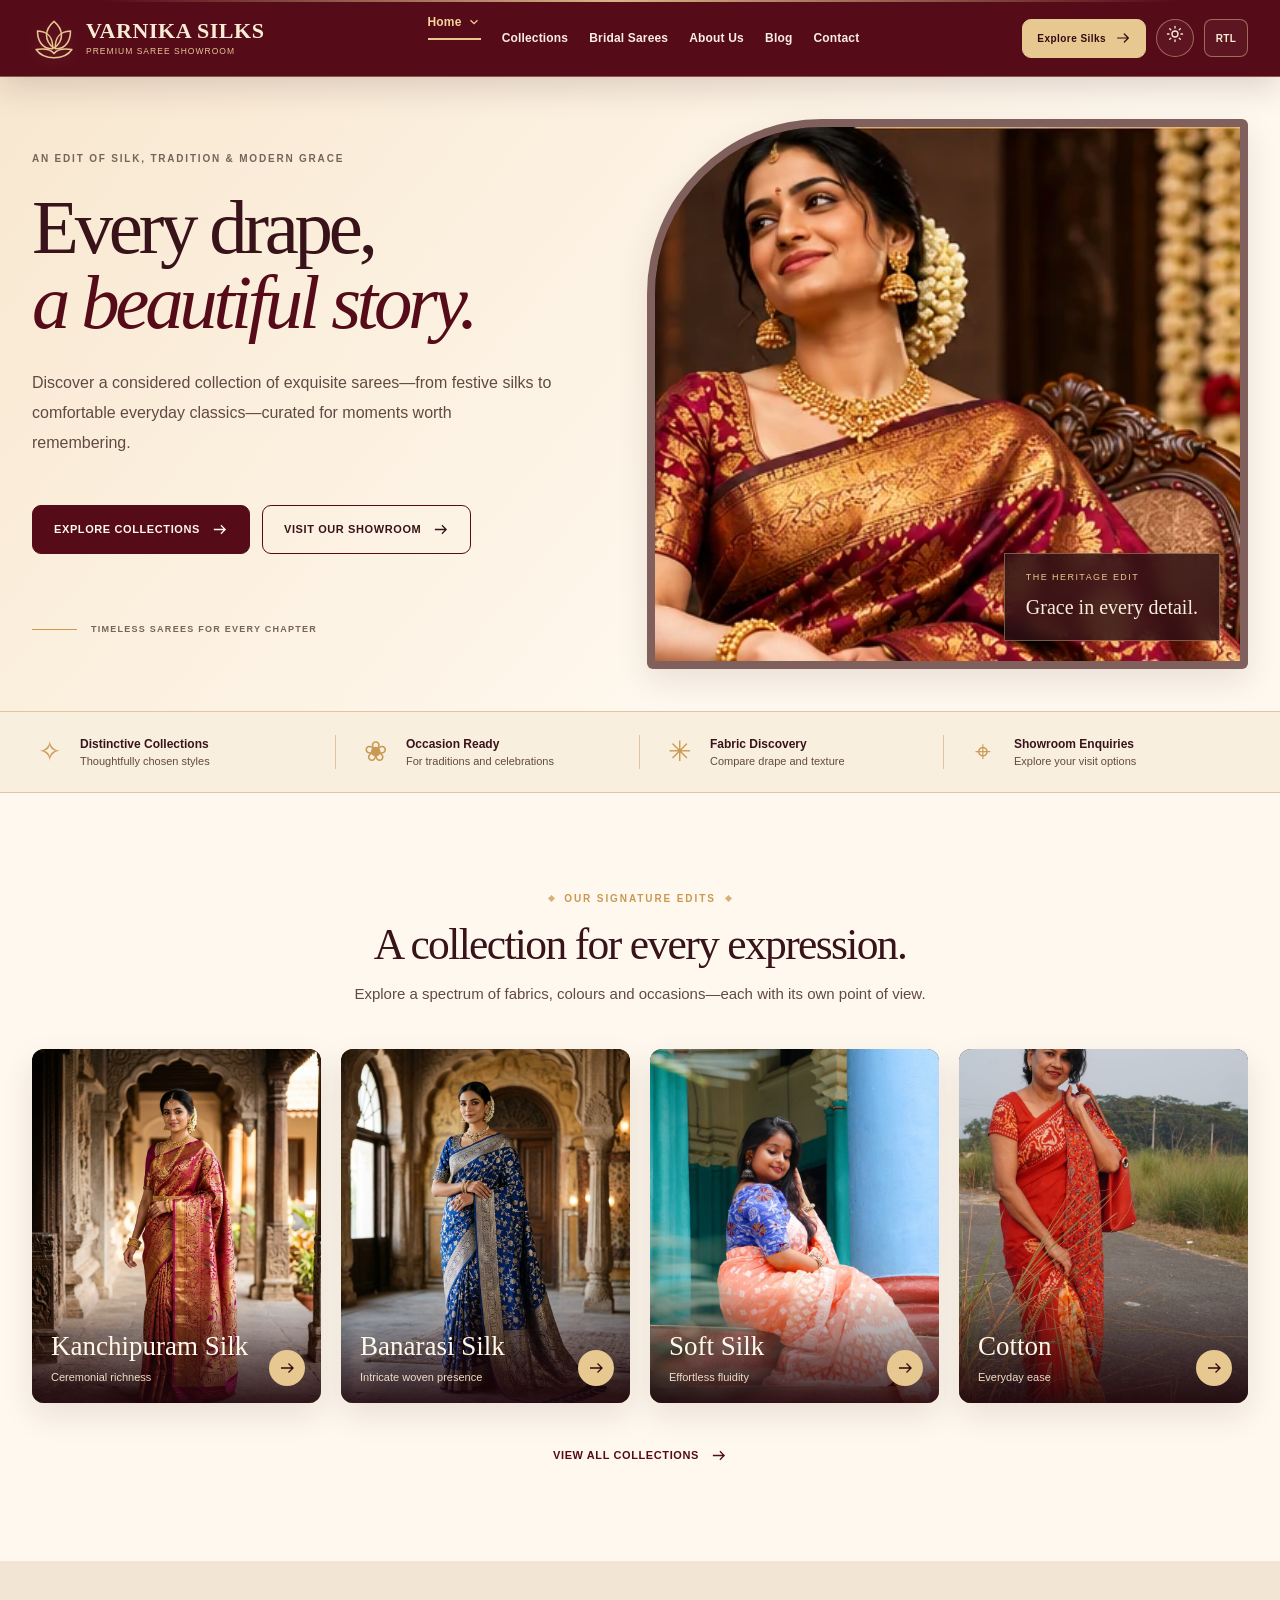
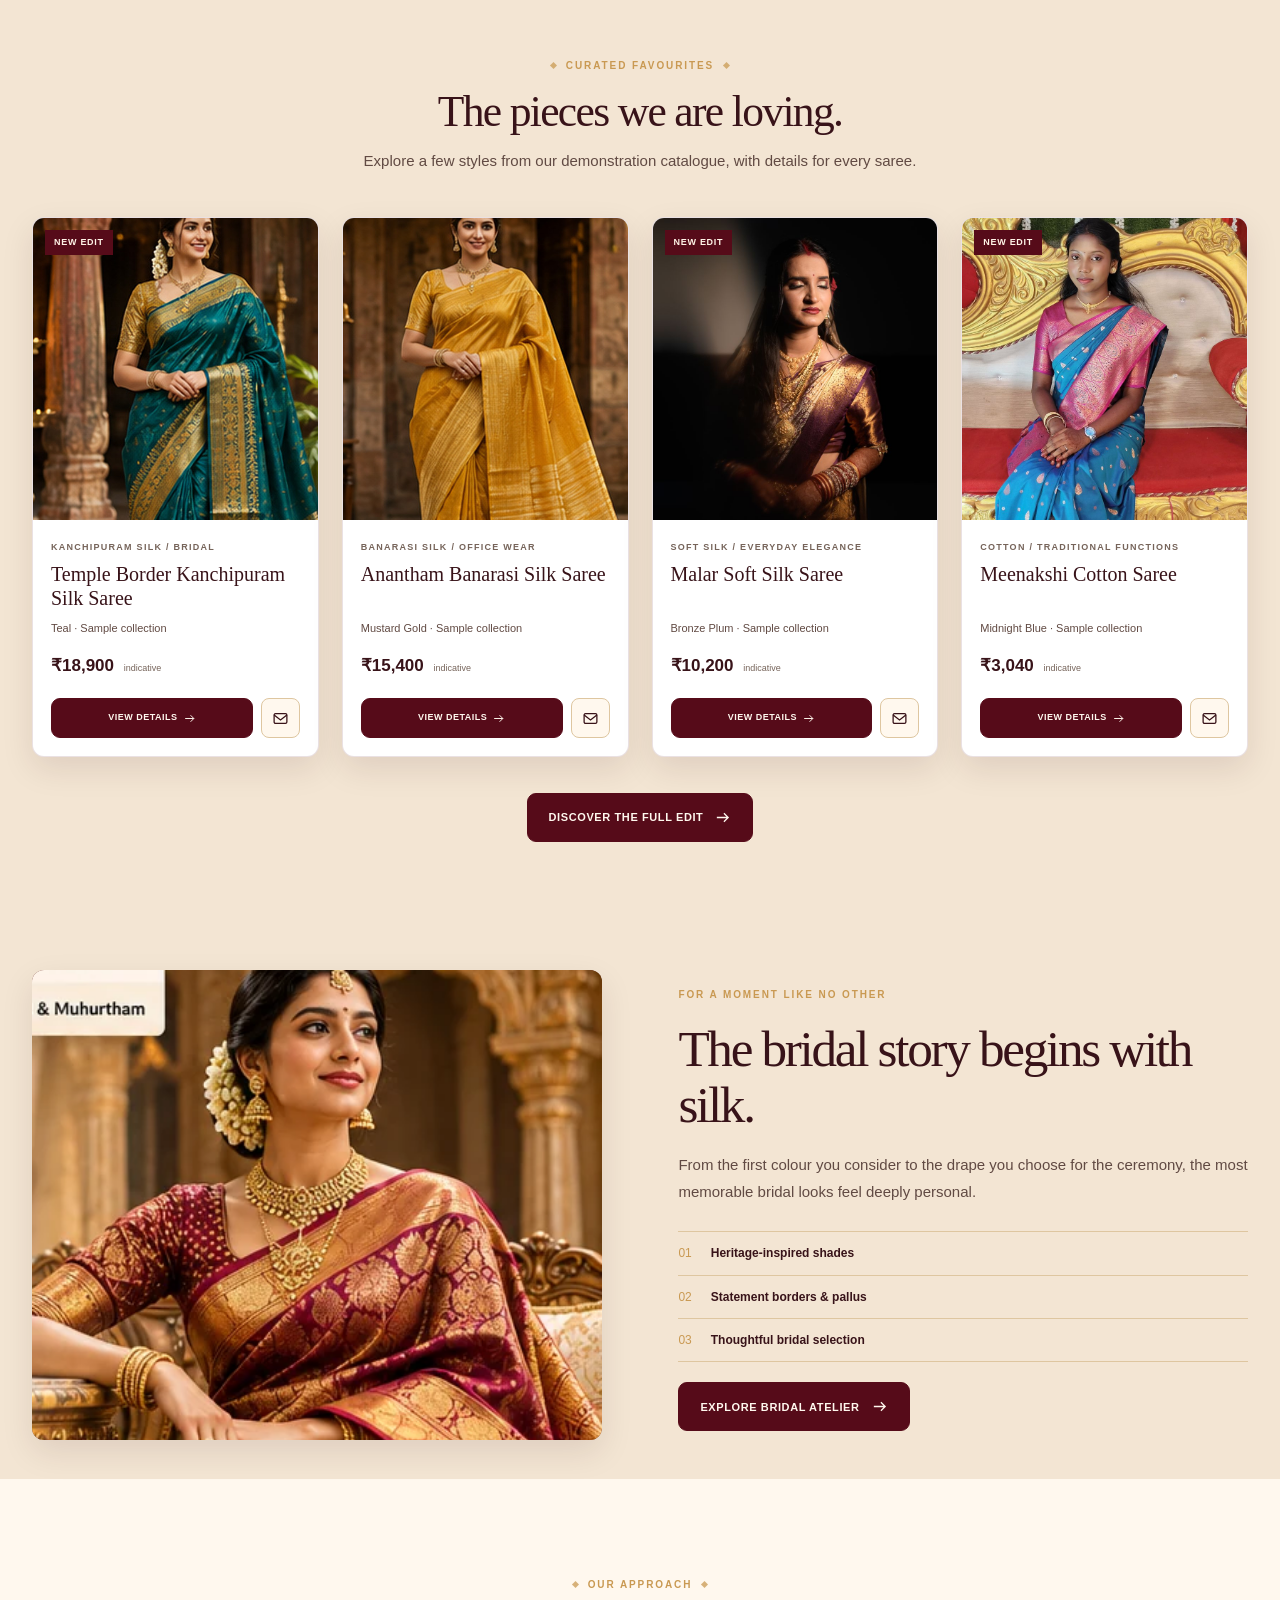
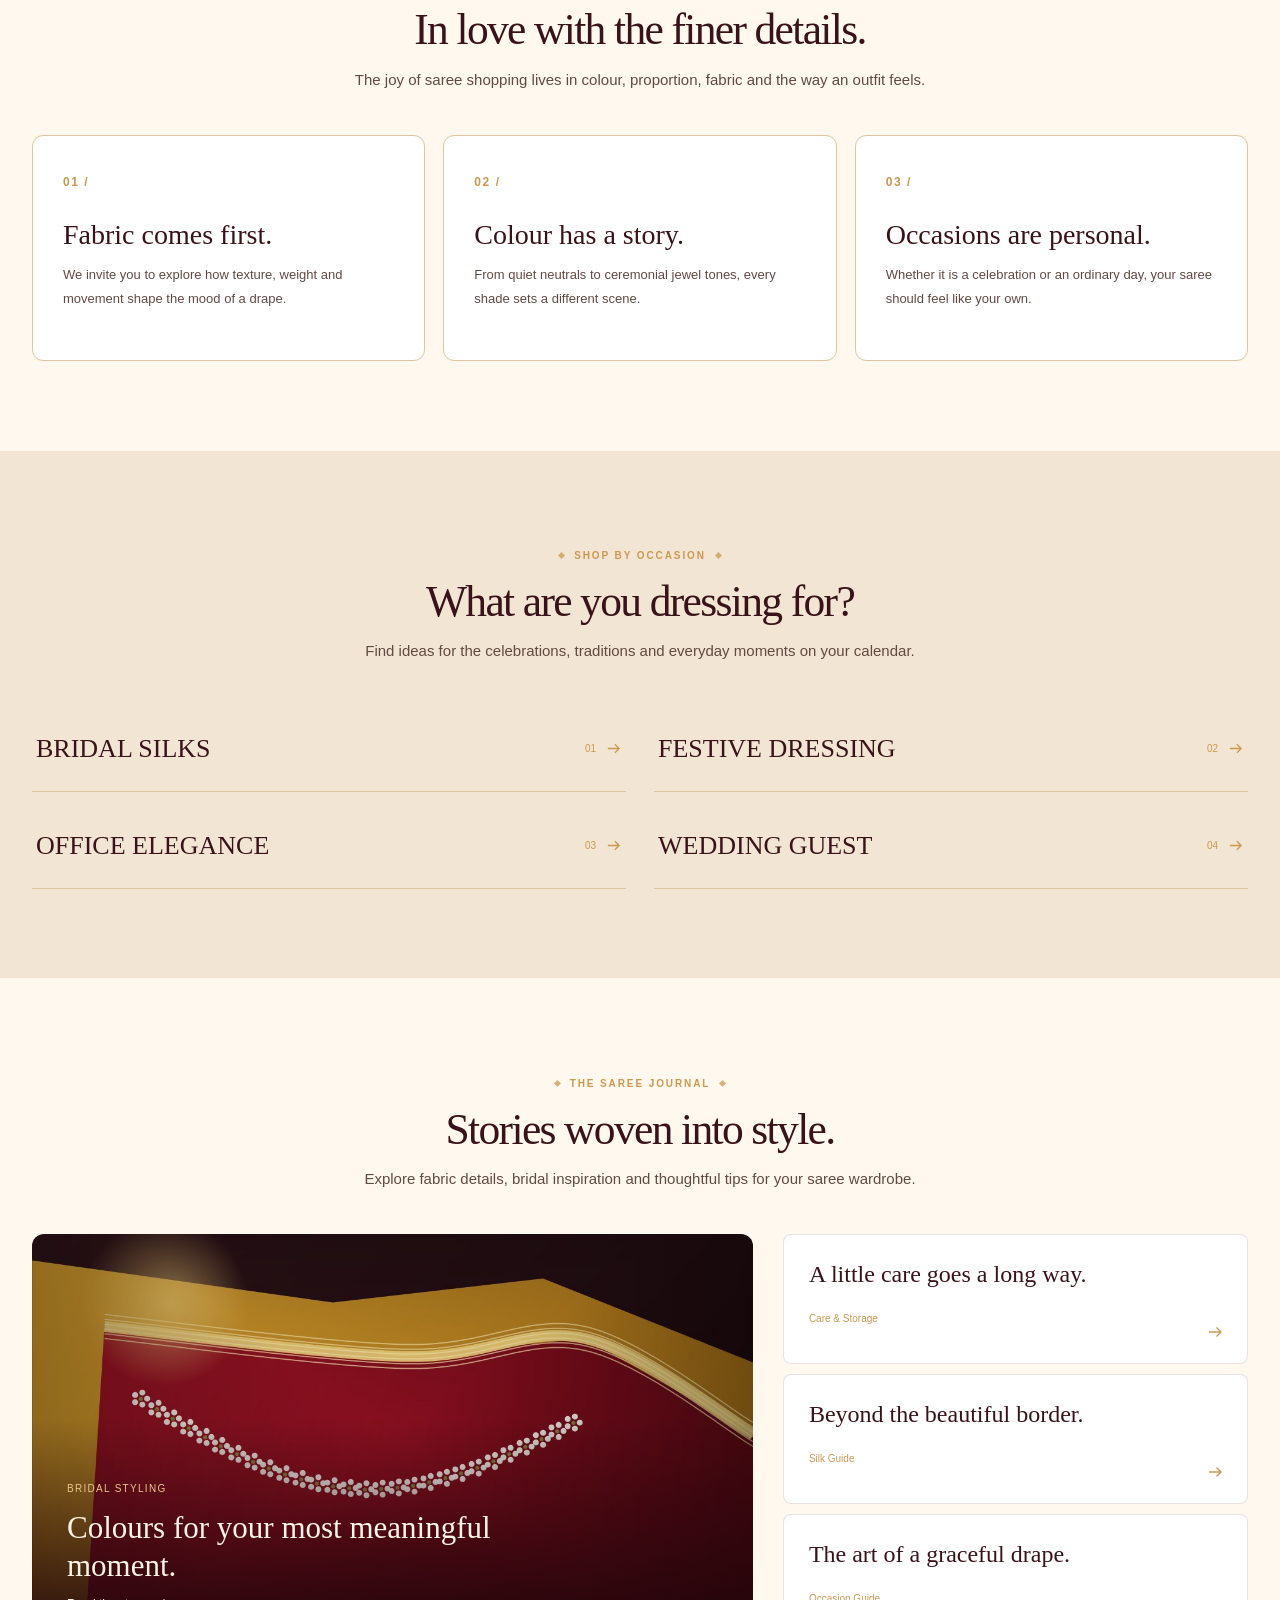
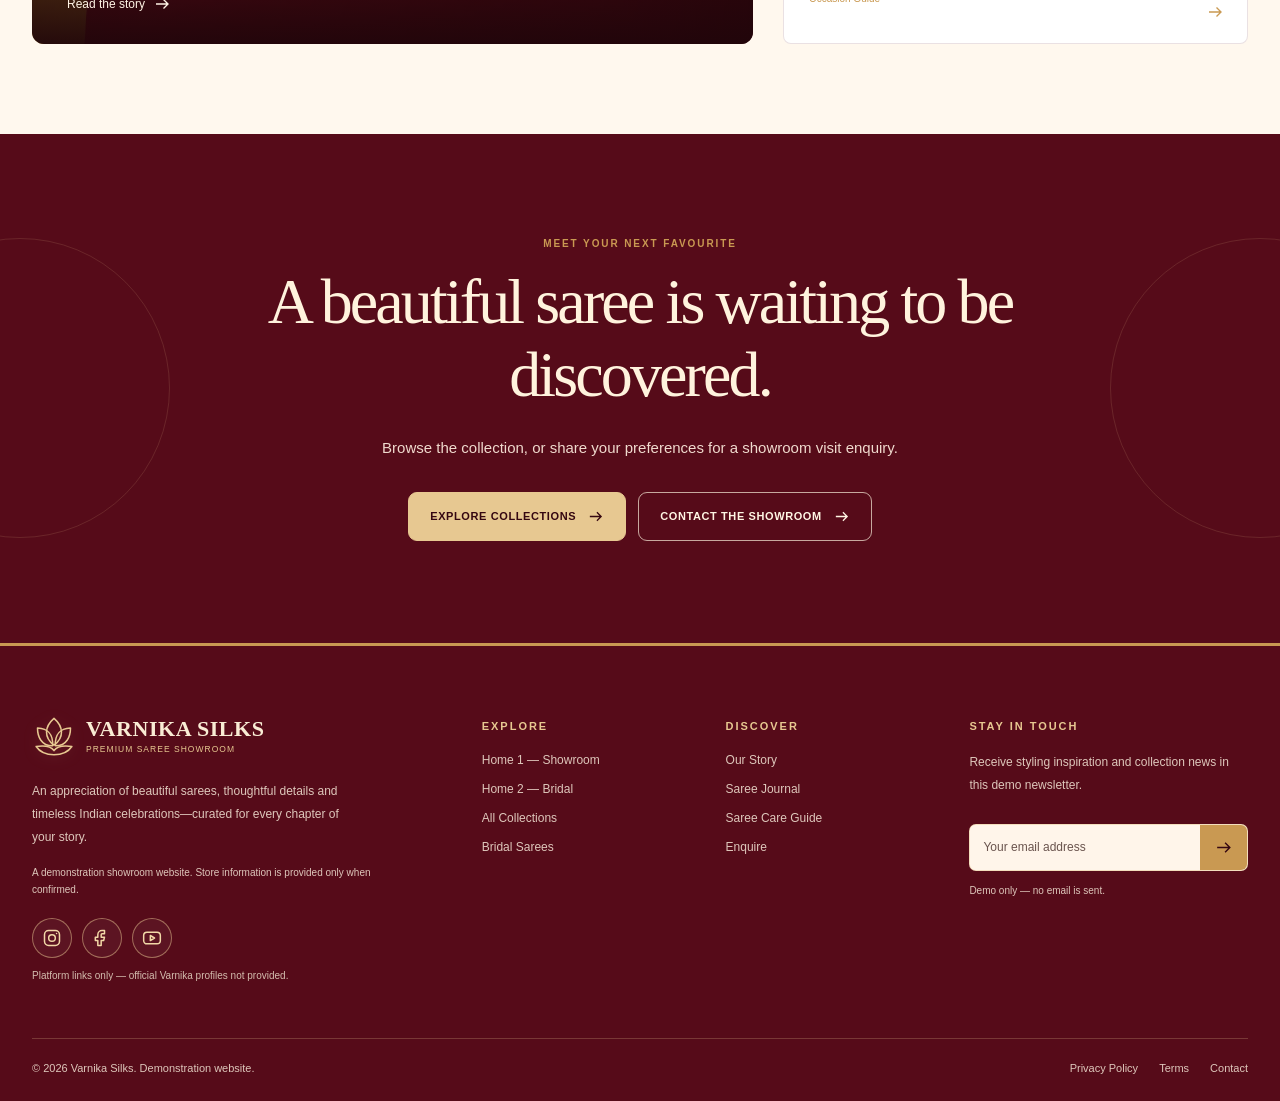
<file: Varnika_Silks/index.html>
<!DOCTYPE html>
<html data-theme="light" dir="ltr" lang="en"><head><meta charset="utf-8"/><meta content="width=device-width,initial-scale=1" name="viewport"/><title>Heritage Saree Showroom | Varnika Silks</title><meta content="Explore Varnika Silks, a premium demonstration saree showroom showcasing silk, cotton, occasionwear and traditional styling." name="description"/><meta content="#560B19" name="theme-color"/><meta content="website" property="og:type"/><meta content="Varnika Silks" property="og:site_name"/><meta content="Heritage Saree Showroom" property="og:title"/><meta content="Explore Varnika Silks, a premium demonstration saree showroom showcasing silk, cotton, occasionwear and traditional styling." property="og:description"/><link href="assets/icons/favicon.svg" rel="icon" type="image/svg+xml"/><link href="assets/css/style.css" rel="stylesheet"/><script>(function(){try{var t=localStorage.getItem('varnika_theme'),d=localStorage.getItem('varnika_dir');document.documentElement.setAttribute('data-theme',t==='dark'?'dark':'light');document.documentElement.setAttribute('dir',d==='rtl'?'rtl':'ltr');}catch(e){}})();</script><script defer="" src="assets/js/data.js"></script><script defer="" src="assets/js/app.js"></script></head><body data-page="home"><a class="skip-link" href="#main-content">Skip to content</a>
<header class="site-header" id="site-header"><div class="container header-inner">
<a aria-label="Varnika Silks home" class="brand" href="index.html"><svg aria-hidden="true" class="brand-lotus" fill="none" stroke="currentColor" stroke-linejoin="round" stroke-width="2.2" viewbox="0 0 64 60"><path d="M32 44C17 33 18 17 32 5c14 12 15 28 0 39Z"></path><path d="M30 45C13 45 8 31 8 19c15 1 23 8 22 26Zm4 0c17 0 22-14 22-26-15 1-23 8-22 26Z"></path><path d="M6 46c15-2 22 0 26 6 4-6 11-8 26-6-6 9-15 12-26 12C21 58 12 55 6 46Z"></path></svg><span class="brand-words"><b>VARNIKA SILKS</b><small>Premium Saree Showroom</small></span></a>
<nav aria-label="Primary navigation" class="desktop-nav"><details class="home-dropdown"><summary class="active">Home <svg aria-hidden="true" class="chevron" fill="none" stroke="currentColor" stroke-width="2" viewbox="0 0 24 24"><path d="m6 9 6 6 6-6"></path></svg></summary><div class="nav-menu-panel"><a aria-current="page" href="index.html">Heritage Saree Showroom</a><a href="home2.html">Bridal &amp; Muhurtham Silks</a></div></details>
<a class="" href="collections.html">Collections</a>
<a class="" href="bridal-sarees.html">Bridal Sarees</a>
<a class="" href="about.html">About Us</a>
<a class="" href="blog.html">Blog</a>
<a class="" href="contact.html">Contact</a>
</nav><div class="header-actions"><a aria-label="Explore Varnika Silks saree collections" class="nav-feature-cta" href="collections.html">Explore Silks <svg aria-hidden="true" fill="none" stroke="currentColor" stroke-linecap="round" stroke-linejoin="round" stroke-width="1.8" viewbox="0 0 24 24"><path d="M4 12h16m-6-6 6 6-6 6"></path></svg></a><button aria-label="Switch to dark mode" class="header-icon theme-toggle" data-theme-toggle="" title="Toggle light/dark mode" type="button"><span class="sun-icon"><svg aria-hidden="true" fill="none" stroke="currentColor" stroke-linecap="round" stroke-width="1.8" viewbox="0 0 24 24"><circle cx="12" cy="12" r="4"></circle><path d="M12 2v2m0 16v2M4.93 4.93l1.4 1.4m11.34 11.34 1.4 1.4M2 12h2m16 0h2M4.93 19.07l1.4-1.4M17.67 6.33l1.4-1.4"></path></svg></span><span class="moon-icon"><svg aria-hidden="true" fill="none" stroke="currentColor" stroke-width="1.8" viewbox="0 0 24 24"><path d="M20.5 14.5A8.5 8.5 0 0 1 9.5 3.5a8.5 8.5 0 1 0 11 11Z"></path></svg></span></button><button aria-label="Switch text direction" class="header-icon direction-toggle" data-direction-toggle="" type="button">RTL</button><button aria-controls="mobile-nav" aria-expanded="false" aria-label="Open navigation" class="header-icon menu-toggle" id="menu-toggle" type="button"><svg aria-hidden="true" class="menu-icon-bars" fill="none" stroke="currentColor" stroke-linecap="round" stroke-width="2" viewbox="0 0 24 24"><path d="M4 7h16M4 12h16M4 17h16"></path></svg><svg aria-hidden="true" class="menu-icon-close" fill="none" stroke="currentColor" stroke-linecap="round" stroke-width="2" viewbox="0 0 24 24"><path d="M5 5l14 14M19 5L5 19"></path></svg></button></div>
</div><nav aria-label="Mobile navigation" class="mobile-nav" hidden="" id="mobile-nav"><div class="container mobile-nav-inner"><span class="mobile-nav-label">DISCOVER VARNIKA</span><a aria-current="page" class="is-current" href="index.html">Home 1 — Heritage Showroom</a><a href="home2.html">Home 2 — Bridal &amp; Muhurtham</a><a href="collections.html">Collections</a><a href="bridal-sarees.html">Bridal Sarees</a><a href="about.html">About Us</a><a href="blog.html">Blog</a><a href="contact.html">Contact</a><a class="mobile-feature-cta" href="collections.html">Explore the Collections <svg aria-hidden="true" fill="none" stroke="currentColor" stroke-linecap="round" stroke-linejoin="round" stroke-width="1.8" viewbox="0 0 24 24"><path d="M4 12h16m-6-6 6 6-6 6"></path></svg></a><div class="mobile-controls"><button class="btn btn-outline btn-sm" data-theme-toggle="" type="button"><svg aria-hidden="true" fill="none" stroke="currentColor" stroke-linecap="round" stroke-width="1.8" viewbox="0 0 24 24"><circle cx="12" cy="12" r="4"></circle><path d="M12 2v2m0 16v2M4.93 4.93l1.4 1.4m11.34 11.34 1.4 1.4M2 12h2m16 0h2M4.93 19.07l1.4-1.4M17.67 6.33l1.4-1.4"></path></svg> <span data-theme-label="">Switch theme</span></button><button class="btn btn-outline btn-sm" data-direction-toggle="" type="button"><svg aria-hidden="true" fill="none" stroke="currentColor" stroke-linecap="round" stroke-linejoin="round" stroke-width="1.8" viewbox="0 0 24 24"><path d="m8 8-4 4 4 4m-4-4h16m-4-4 4 4-4 4"></path></svg><span data-dir-label="">Switch to RTL</span></button></div></div></nav></header><main id="main-content"><section class="hero hero-home"><div class="container hero-grid"><div class="hero-copy"><div class="eyebrow hero-eyebrow">AN EDIT OF SILK, TRADITION &amp; MODERN GRACE</div><h1>Every drape,<br/><em>a beautiful story.</em></h1><p>Discover a considered collection of exquisite sarees—from festive silks to comfortable everyday classics—curated for moments worth remembering.</p><div class="hero-actions"><a class="btn btn-primary" href="collections.html">Explore Collections<svg aria-hidden="true" fill="none" stroke="currentColor" stroke-width="1.8" viewbox="0 0 24 24"><path d="M4 12h16m-6-6 6 6-6 6"></path></svg></a><a class="btn btn-outline" href="contact.html?interest=Showroom%20Visit">Visit Our Showroom<svg aria-hidden="true" fill="none" stroke="currentColor" stroke-width="1.8" viewbox="0 0 24 24"><path d="M4 12h16m-6-6 6 6-6 6"></path></svg></a></div><div class="hero-footnote"><span class="ornament-line"></span>TIMELESS SAREES FOR EVERY CHAPTER</div></div><div class="hero-visual"><img alt="Woman in an ornate burgundy silk saree in a traditional interior" class="hero-photo" decoding="async" loading="eager" src="assets/images/hero-general.webp"/><div class="hero-picture-caption"><small>THE HERITAGE EDIT</small><strong>Grace in every detail.</strong></div></div></div></section>
<section class="feature-band"><div class="container feature-row"><div class="feature"><span class="feature-glyph">✧</span><div><strong>Distinctive Collections</strong><small>Thoughtfully chosen styles</small></div></div><div class="feature"><span class="feature-glyph">❀</span><div><strong>Occasion Ready</strong><small>For traditions and celebrations</small></div></div><div class="feature"><span class="feature-glyph">✳</span><div><strong>Fabric Discovery</strong><small>Compare drape and texture</small></div></div><div class="feature"><span class="feature-glyph">⌖</span><div><strong>Showroom Enquiries</strong><small>Explore your visit options</small></div></div></div></section>
<section class="section" id="signature-collections"><div class="container"><div class="section-heading"><span class="eyebrow"><span class="tiny-diamond"></span>OUR SIGNATURE EDITS<span class="tiny-diamond"></span></span><h2>A collection for every expression.</h2><p>Explore a spectrum of fabrics, colours and occasions—each with its own point of view.</p></div><div class="collection-grid"><a class="category-card image-card" href="collections.html?fabric=Kanchipuram%20Silk"><img alt="Graceful South Indian woman in royal crimson Kanchipuram silk saree with ornate gold zari temple border" class="" decoding="async" loading="eager" src="assets/images/category-kanchipuram.jpg"/><span class="category-overlay"><b>Kanchipuram Silk</b><small>Ceremonial richness</small><span class="arrow-circle"><svg aria-hidden="true" fill="none" stroke="currentColor" stroke-width="1.8" viewbox="0 0 24 24"><path d="M4 12h16m-6-6 6 6-6 6"></path></svg></span></span></a><a class="category-card image-card" href="collections.html?fabric=Banarasi%20Silk"><img alt="Poised woman in royal sapphire blue Banarasi silk saree with gold floral brocade" class="" decoding="async" loading="eager" src="assets/images/category-banarasi.jpg"/><span class="category-overlay"><b>Banarasi Silk</b><small>Intricate woven presence</small><span class="arrow-circle"><svg aria-hidden="true" fill="none" stroke="currentColor" stroke-width="1.8" viewbox="0 0 24 24"><path d="M4 12h16m-6-6 6 6-6 6"></path></svg></span></span></a><a class="category-card image-card" href="collections.html?fabric=Soft%20Silk"><img alt="Ethereal blush pink and rose gold soft silk saree with fluid drape and gold zari border" class="" decoding="async" loading="eager" src="assets/images/category-softsilk.jpg"/><span class="category-overlay"><b>Soft Silk</b><small>Effortless fluidity</small><span class="arrow-circle"><svg aria-hidden="true" fill="none" stroke="currentColor" stroke-width="1.8" viewbox="0 0 24 24"><path d="M4 12h16m-6-6 6 6-6 6"></path></svg></span></span></a><a class="category-card image-card" href="collections.html?fabric=Cotton"><img alt="Artisanal mustard yellow and madder red handloom cotton saree with temple border" class="" decoding="async" loading="eager" src="assets/images/category-cotton.jpg"/><span class="category-overlay"><b>Cotton</b><small>Everyday ease</small><span class="arrow-circle"><svg aria-hidden="true" fill="none" stroke="currentColor" stroke-width="1.8" viewbox="0 0 24 24"><path d="M4 12h16m-6-6 6 6-6 6"></path></svg></span></span></a></div><div class="section-tail"><a class="btn btn-text" href="collections.html">View All Collections<svg aria-hidden="true" fill="none" stroke="currentColor" stroke-width="1.8" viewbox="0 0 24 24"><path d="M4 12h16m-6-6 6 6-6 6"></path></svg></a></div></div></section>
<section class="section section-soft" id="featured-sarees"><div class="container"><div class="section-heading"><span class="eyebrow"><span class="tiny-diamond"></span>CURATED FAVOURITES<span class="tiny-diamond"></span></span><h2>The pieces we are loving.</h2><p>Explore a few styles from our demonstration catalogue, with details for every saree.</p></div><div aria-live="polite" class="product-grid product-grid-four" id="featured-products"></div><div class="section-tail"><a class="btn btn-primary" href="collections.html">Discover the Full Edit<svg aria-hidden="true" fill="none" stroke="currentColor" stroke-width="1.8" viewbox="0 0 24 24"><path d="M4 12h16m-6-6 6 6-6 6"></path></svg></a></div></div></section>
<section class="editorial-section"><div class="container editorial-grid"><div class="editorial-frame"><img alt="Traditional bride wearing rich maroon and gold wedding silk" class="" decoding="async" loading="eager" src="assets/images/bride-preview.webp"/></div><div class="editorial-copy"><span class="eyebrow">FOR A MOMENT LIKE NO OTHER</span><h2>The bridal story begins with silk.</h2><p>From the first colour you consider to the drape you choose for the ceremony, the most memorable bridal looks feel deeply personal.</p><div class="editorial-points"><span>01 <b>Heritage-inspired shades</b></span><span>02 <b>Statement borders &amp; pallus</b></span><span>03 <b>Thoughtful bridal selection</b></span></div><a class="btn btn-primary" href="home2.html">Explore Bridal Atelier<svg aria-hidden="true" fill="none" stroke="currentColor" stroke-width="1.8" viewbox="0 0 24 24"><path d="M4 12h16m-6-6 6 6-6 6"></path></svg></a></div></div></section>
<section class="section"><div class="container"><div class="section-heading"><span class="eyebrow"><span class="tiny-diamond"></span>OUR APPROACH<span class="tiny-diamond"></span></span><h2>In love with the finer details.</h2><p>The joy of saree shopping lives in colour, proportion, fabric and the way an outfit feels.</p></div><div class="value-grid"><article class="value-card"><div class="value-number">01 /</div><h3>Fabric comes first.</h3><p>We invite you to explore how texture, weight and movement shape the mood of a drape.</p></article><article class="value-card"><div class="value-number">02 /</div><h3>Colour has a story.</h3><p>From quiet neutrals to ceremonial jewel tones, every shade sets a different scene.</p></article><article class="value-card"><div class="value-number">03 /</div><h3>Occasions are personal.</h3><p>Whether it is a celebration or an ordinary day, your saree should feel like your own.</p></article></div></div></section>
<section class="section section-soft"><div class="container"><div class="section-heading"><span class="eyebrow"><span class="tiny-diamond"></span>SHOP BY OCCASION<span class="tiny-diamond"></span></span><h2>What are you dressing for?</h2><p>Find ideas for the celebrations, traditions and everyday moments on your calendar.</p></div><div class="occasion-links"><a href="collections.html?occasion=Bridal">BRIDAL SILKS <span>01 <svg aria-hidden="true" fill="none" stroke="currentColor" stroke-width="1.8" viewbox="0 0 24 24"><path d="M4 12h16m-6-6 6 6-6 6"></path></svg></span></a><a href="collections.html?occasion=Festive">FESTIVE DRESSING <span>02 <svg aria-hidden="true" fill="none" stroke="currentColor" stroke-width="1.8" viewbox="0 0 24 24"><path d="M4 12h16m-6-6 6 6-6 6"></path></svg></span></a><a href="collections.html?occasion=Office%20Wear">OFFICE ELEGANCE <span>03 <svg aria-hidden="true" fill="none" stroke="currentColor" stroke-width="1.8" viewbox="0 0 24 24"><path d="M4 12h16m-6-6 6 6-6 6"></path></svg></span></a><a href="collections.html?occasion=Wedding%20Guest">WEDDING GUEST <span>04 <svg aria-hidden="true" fill="none" stroke="currentColor" stroke-width="1.8" viewbox="0 0 24 24"><path d="M4 12h16m-6-6 6 6-6 6"></path></svg></span></a></div></div></section>
<section class="section"><div class="container"><div class="section-heading"><span class="eyebrow"><span class="tiny-diamond"></span>THE SAREE JOURNAL<span class="tiny-diamond"></span></span><h2>Stories woven into style.</h2><p>Explore fabric details, bridal inspiration and thoughtful tips for your saree wardrobe.</p></div><div class="journal-preview"><a class="journal-feature" href="blog-details.html?article=bridal-colours"><img alt="Layered bridal silk drape with gold zari pallu and jasmine flower garland" class="" decoding="async" loading="eager" src="assets/images/journal-home-spotlight.jpg"/><div><small>BRIDAL STYLING</small><h3>Colours for your most meaningful moment.</h3><span>Read the story <svg aria-hidden="true" fill="none" stroke="currentColor" stroke-width="1.8" viewbox="0 0 24 24"><path d="M4 12h16m-6-6 6 6-6 6"></path></svg></span></div></a><div class="journal-sidebar"><a href="blog-details.html?article=silk-care"><b>A little care goes a long way.</b><small>Care &amp; Storage</small><svg aria-hidden="true" fill="none" stroke="currentColor" stroke-width="1.8" viewbox="0 0 24 24"><path d="M4 12h16m-6-6 6 6-6 6"></path></svg></a><a href="blog-details.html?article=zari-and-weaves"><b>Beyond the beautiful border.</b><small>Silk Guide</small><svg aria-hidden="true" fill="none" stroke="currentColor" stroke-width="1.8" viewbox="0 0 24 24"><path d="M4 12h16m-6-6 6 6-6 6"></path></svg></a><a href="blog-details.html?article=wedding-draping"><b>The art of a graceful drape.</b><small>Occasion Guide</small><svg aria-hidden="true" fill="none" stroke="currentColor" stroke-width="1.8" viewbox="0 0 24 24"><path d="M4 12h16m-6-6 6 6-6 6"></path></svg></a></div></div></div></section>
<section class="final-cta"><div class="container cta-inner"><span class="eyebrow">MEET YOUR NEXT FAVOURITE</span><h2>A beautiful saree is waiting to be discovered.</h2><p>Browse the collection, or share your preferences for a showroom visit enquiry.</p><div class="hero-actions centered"><a class="btn btn-primary" href="collections.html">Explore Collections<svg aria-hidden="true" fill="none" stroke="currentColor" stroke-width="1.8" viewbox="0 0 24 24"><path d="M4 12h16m-6-6 6 6-6 6"></path></svg></a><a class="btn btn-outline-light" href="contact.html">Contact the Showroom<svg aria-hidden="true" fill="none" stroke="currentColor" stroke-width="1.8" viewbox="0 0 24 24"><path d="M4 12h16m-6-6 6 6-6 6"></path></svg></a></div></div></section></main><footer class="site-footer"><div class="container"><div class="footer-grid"><div class="footer-about"><a aria-label="Varnika Silks home" class="brand brand-footer" href="index.html"><svg aria-hidden="true" class="brand-lotus" fill="none" stroke="currentColor" stroke-linejoin="round" stroke-width="2.2" viewbox="0 0 64 60"><path d="M32 44C17 33 18 17 32 5c14 12 15 28 0 39Z"></path><path d="M30 45C13 45 8 31 8 19c15 1 23 8 22 26Zm4 0c17 0 22-14 22-26-15 1-23 8-22 26Z"></path><path d="M6 46c15-2 22 0 26 6 4-6 11-8 26-6-6 9-15 12-26 12C21 58 12 55 6 46Z"></path></svg><span class="brand-words"><b>VARNIKA SILKS</b><small>Premium Saree Showroom</small></span></a><p>An appreciation of beautiful sarees, thoughtful details and timeless Indian celebrations—curated for every chapter of your story.</p><div class="footer-note">A demonstration showroom website. Store information is provided only when confirmed.</div><div aria-label="Social platform links" class="footer-social"><a aria-label="Instagram website" href="https://www.instagram.com/" rel="noopener noreferrer" target="_blank" title="Instagram"><svg aria-hidden="true" fill="none" stroke="currentColor" stroke-linecap="round" stroke-linejoin="round" stroke-width="1.8" viewbox="0 0 24 24"><rect height="18" rx="5" width="18" x="3" y="3"></rect><circle cx="12" cy="12" r="4"></circle><path d="M17.5 6.5h.01"></path></svg></a><a aria-label="Facebook website" href="https://www.facebook.com/" rel="noopener noreferrer" target="_blank" title="Facebook"><svg aria-hidden="true" fill="none" stroke="currentColor" stroke-linecap="round" stroke-linejoin="round" stroke-width="1.8" viewbox="0 0 24 24"><path d="M15 3h-3a5 5 0 0 0-5 5v3H4v4h3v6h4v-6h3l1-4h-4V8a1 1 0 0 1 1-1h3V3Z"></path></svg></a><a aria-label="YouTube website" href="https://www.youtube.com/" rel="noopener noreferrer" target="_blank" title="YouTube"><svg aria-hidden="true" fill="none" stroke="currentColor" stroke-linecap="round" stroke-linejoin="round" stroke-width="1.8" viewbox="0 0 24 24"><rect height="14" rx="4" width="20" x="2" y="5"></rect><path d="m10 9 5 3-5 3V9Z"></path></svg></a></div><span class="footer-social-caption">Platform links only — official Varnika profiles not provided.</span></div><div class="footer-col"><h3>Explore</h3><a href="index.html">Home 1 — Showroom</a><a href="home2.html">Home 2 — Bridal</a><a href="collections.html">All Collections</a><a href="bridal-sarees.html">Bridal Sarees</a></div><div class="footer-col"><h3>Discover</h3><a href="about.html">Our Story</a><a href="blog.html">Saree Journal</a><a href="blog-details.html?article=silk-care">Saree Care Guide</a><a href="contact.html#contact-form">Enquire</a></div><div class="footer-col"><h3>Stay in Touch</h3><p>Receive styling inspiration and collection news in this demo newsletter.</p><form class="newsletter-form" id="newsletter-form" novalidate=""><label class="sr-only" for="newsletter-email">Email address</label><input autocomplete="email" id="newsletter-email" placeholder="Your email address" required="" type="email"/><button aria-label="Subscribe to demo newsletter" type="submit"><svg aria-hidden="true" fill="none" stroke="currentColor" stroke-width="1.8" viewbox="0 0 24 24"><path d="M4 12h16m-6-6 6 6-6 6"></path></svg></button></form><span class="footer-mini">Demo only — no email is sent.</span></div></div><div class="footer-bottom"><span>© <span id="copyright-year">2026</span> Varnika Silks. Demonstration website.</span><div><a href="privacy.html">Privacy Policy</a><a href="terms.html">Terms</a><a href="contact.html">Contact</a></div></div></div></footer><div aria-atomic="true" aria-live="polite" class="toast" id="site-toast" role="status"></div></body></html>
</file>
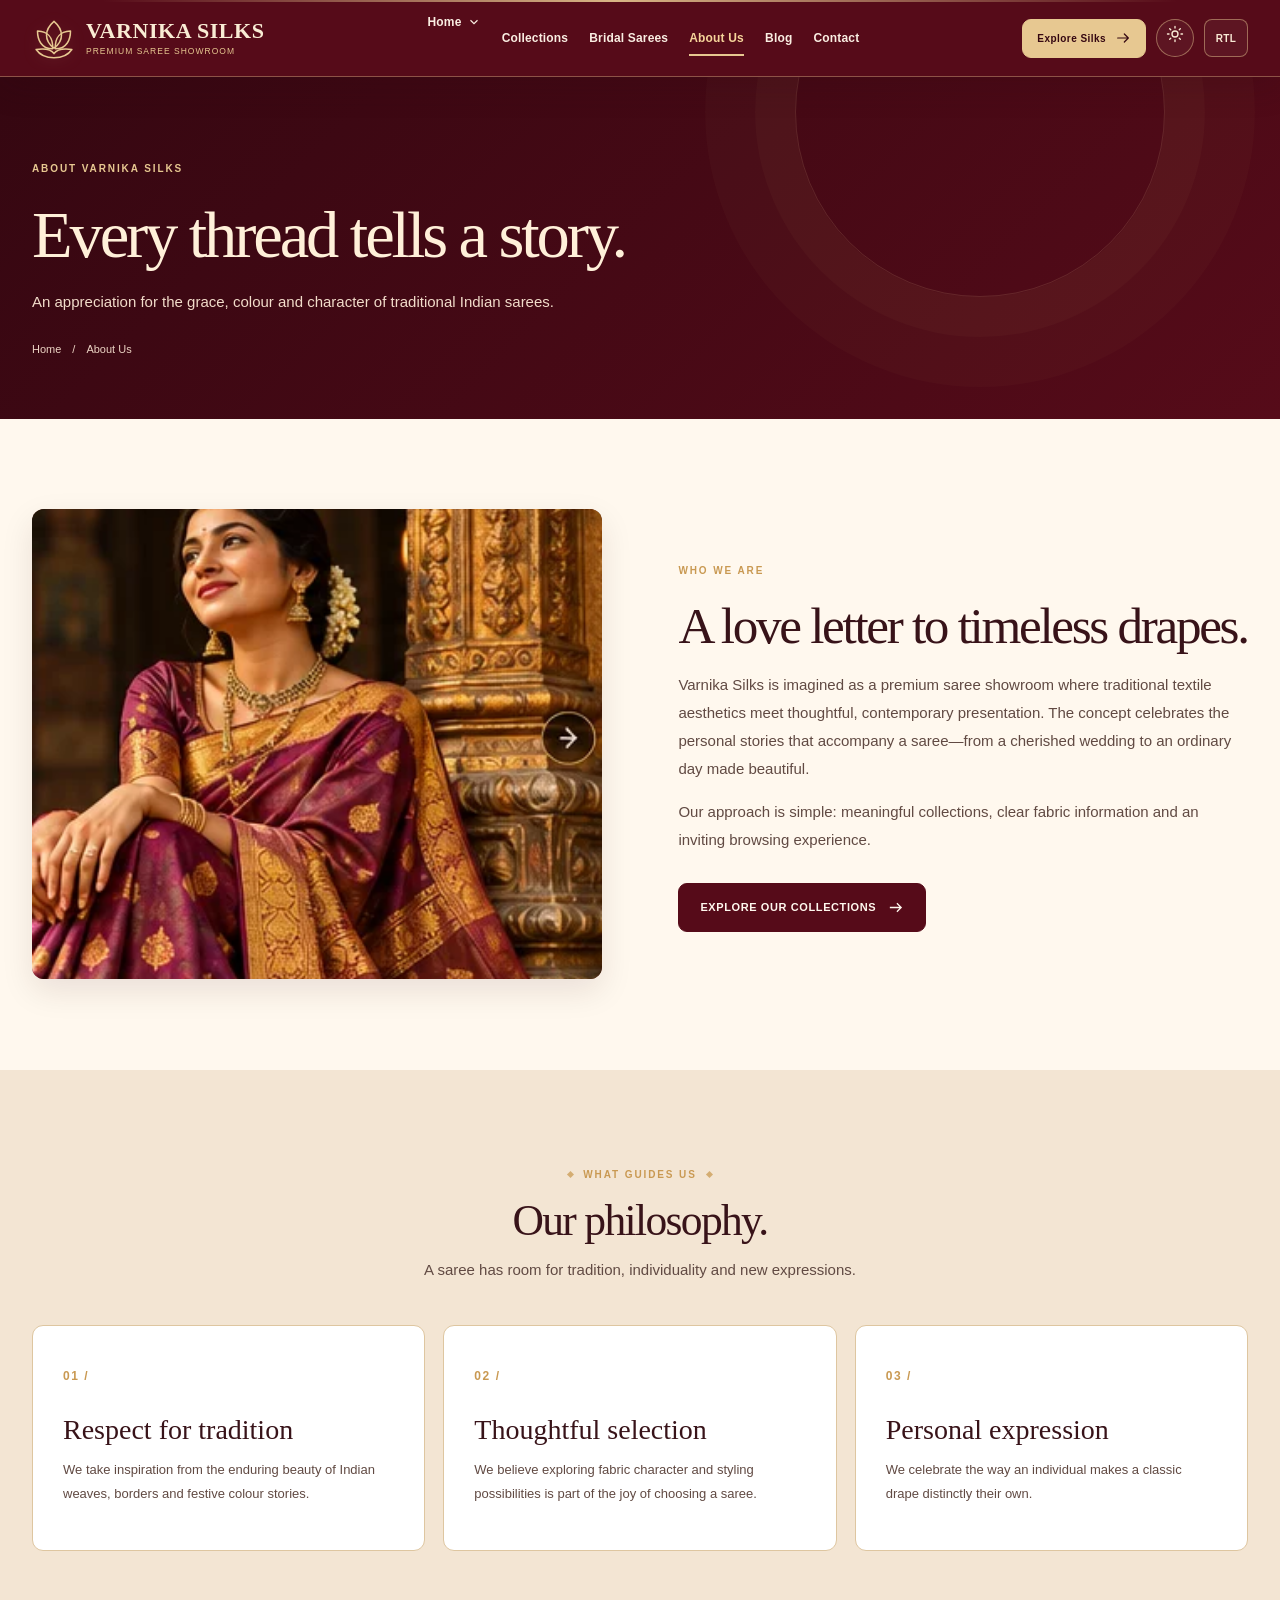
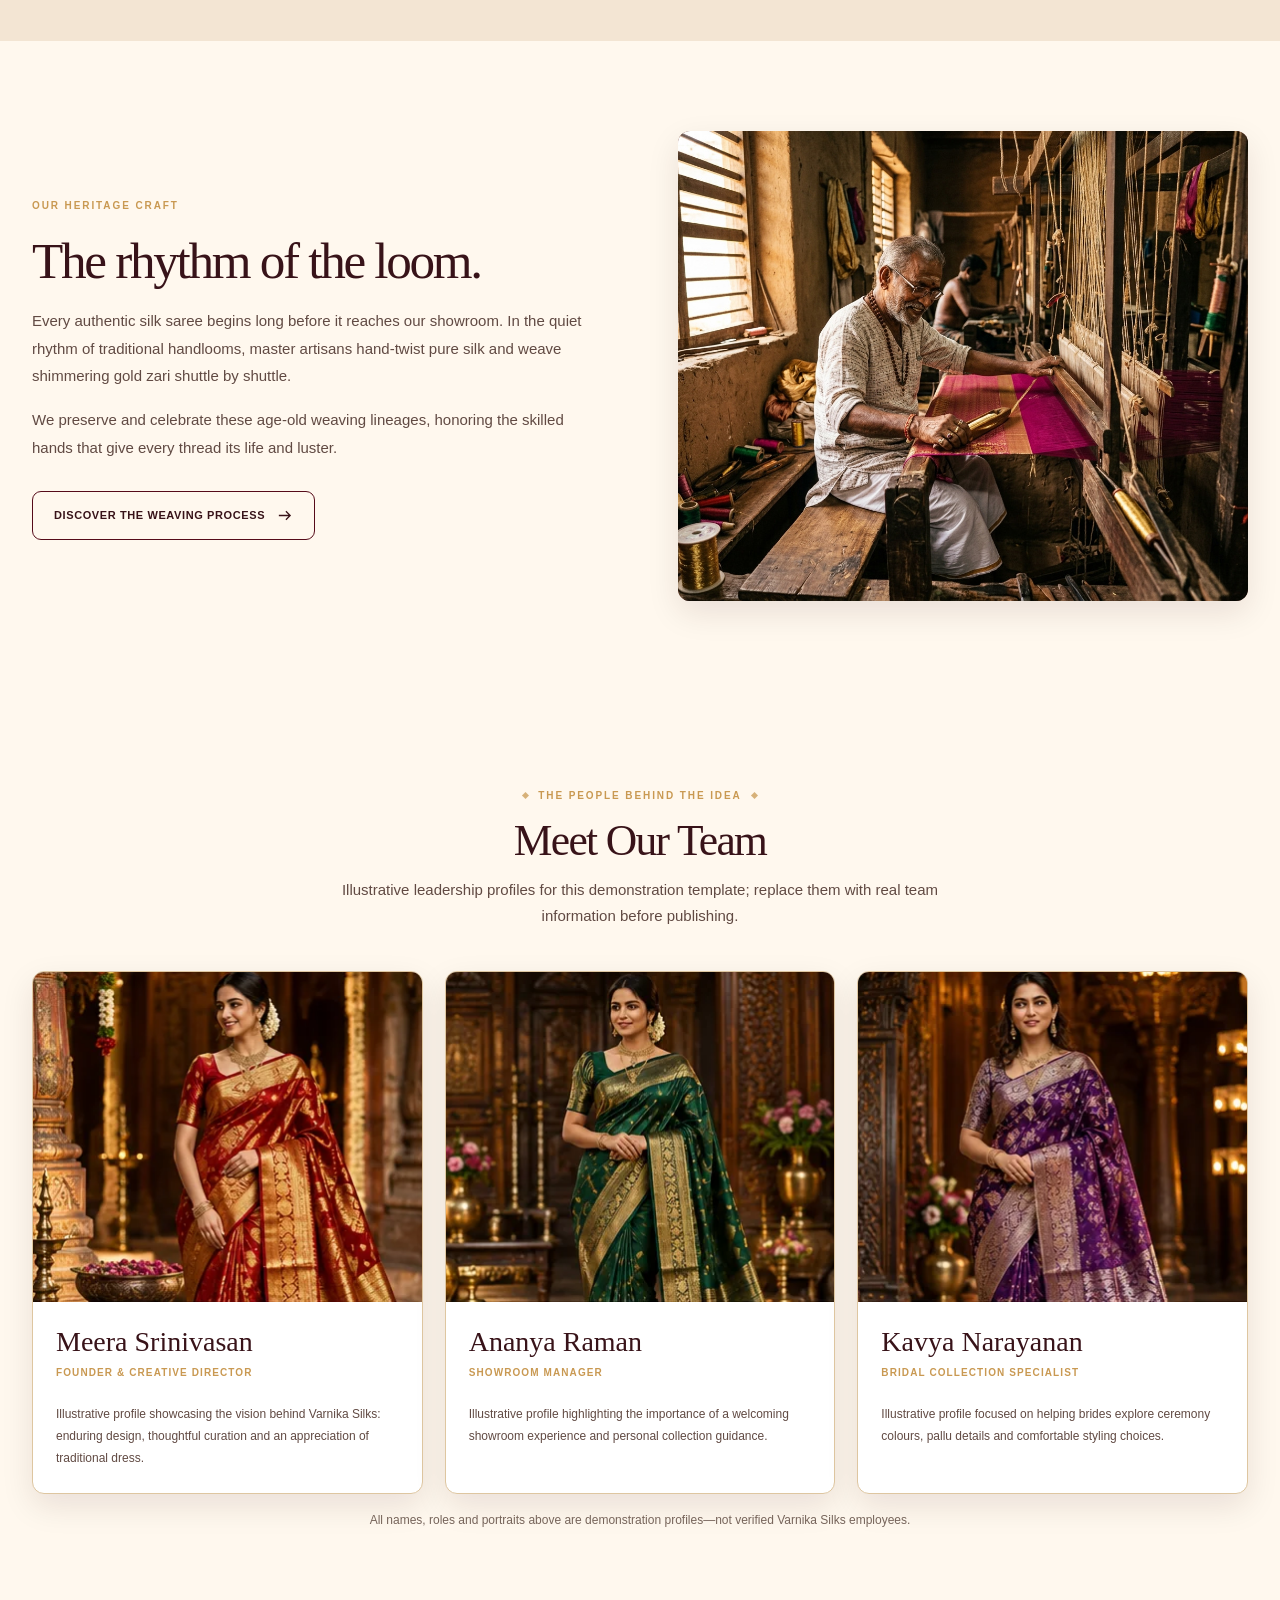
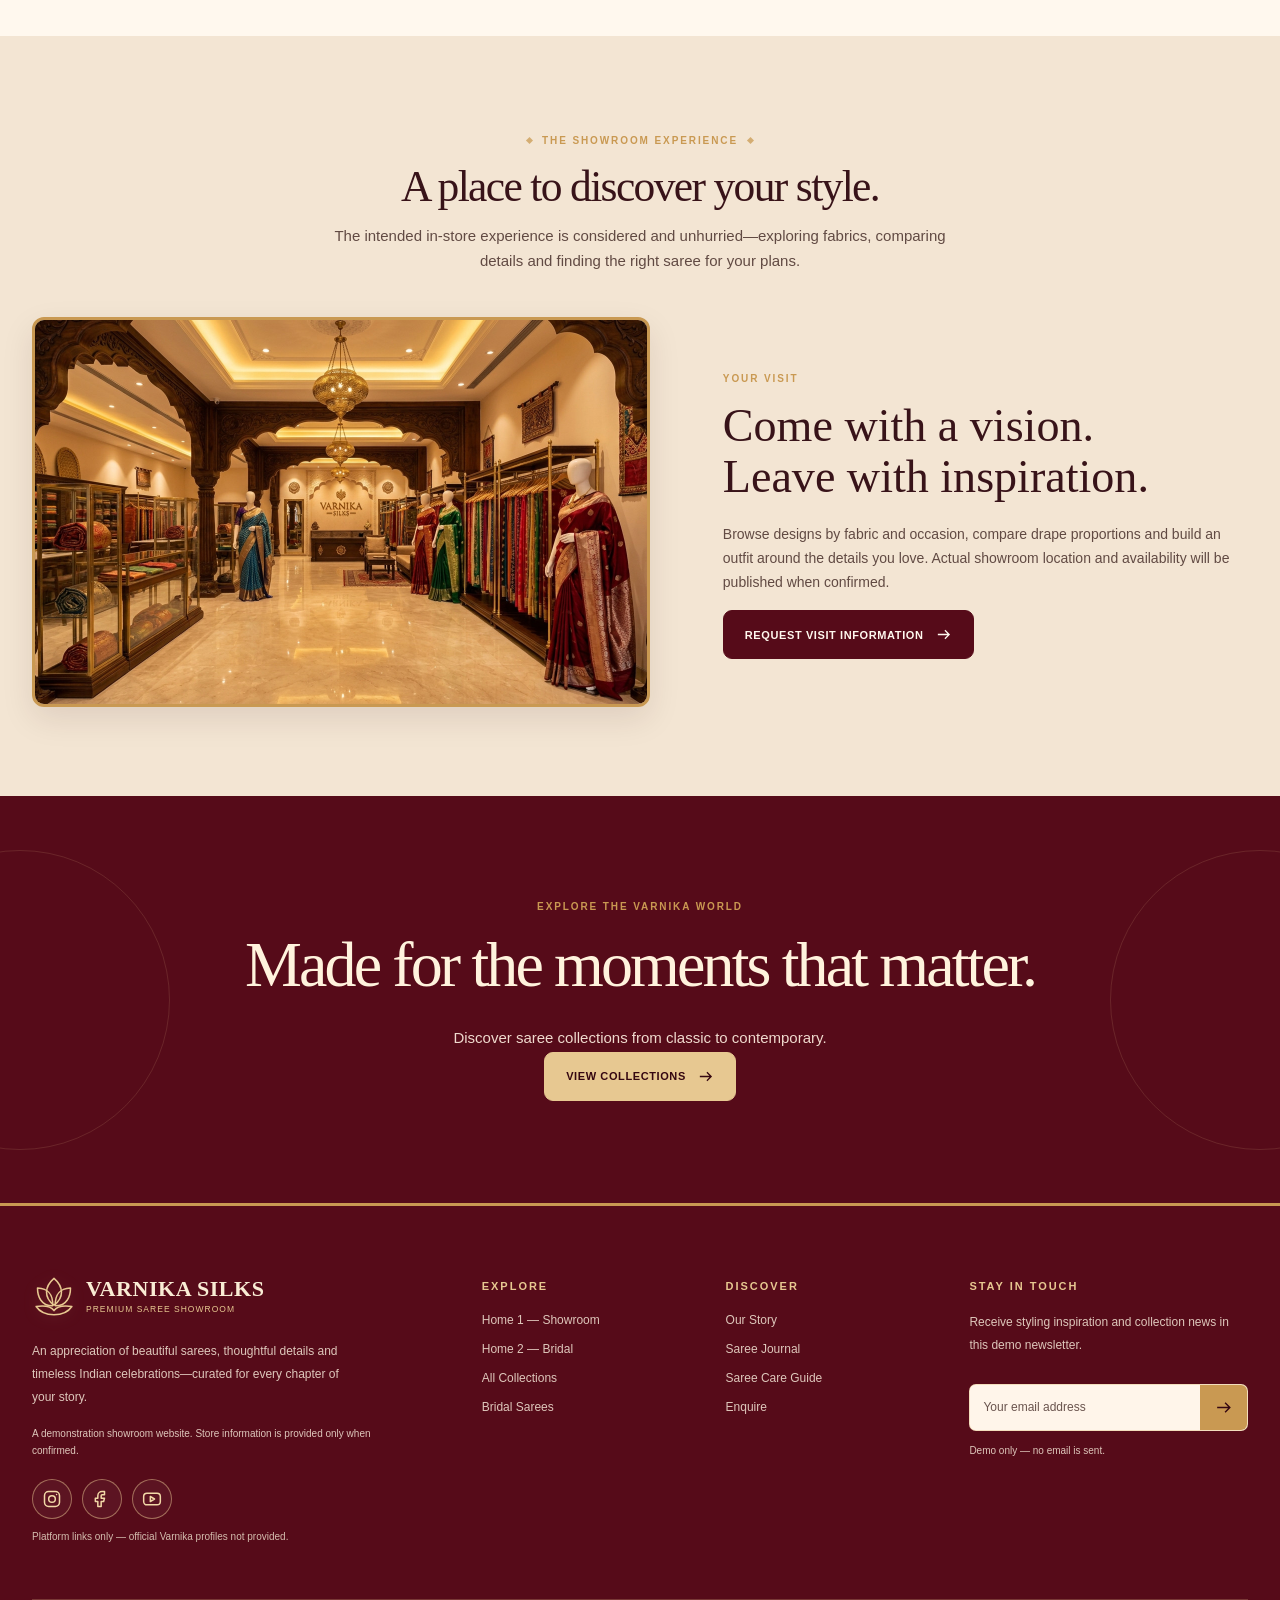
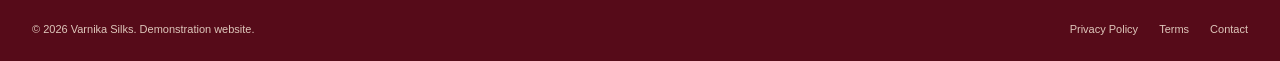
<file: Varnika_Silks/about.html>
<!DOCTYPE html>
<html data-theme="light" dir="ltr" lang="en"><head><meta charset="utf-8"/><meta content="width=device-width,initial-scale=1" name="viewport"/><title>Our Story &amp; Team | Varnika Silks</title><meta content="Learn about the Varnika Silks saree showroom concept, philosophy and three illustrative team profiles." name="description"/><meta content="#560B19" name="theme-color"/><meta content="website" property="og:type"/><meta content="Varnika Silks" property="og:site_name"/><meta content="Our Story &amp; Team" property="og:title"/><meta content="Learn about the Varnika Silks saree showroom concept, philosophy and three illustrative team profiles." property="og:description"/><link href="assets/icons/favicon.svg" rel="icon" type="image/svg+xml"/><link href="assets/css/style.css" rel="stylesheet"/><script>(function(){try{var t=localStorage.getItem('varnika_theme'),d=localStorage.getItem('varnika_dir');document.documentElement.setAttribute('data-theme',t==='dark'?'dark':'light');document.documentElement.setAttribute('dir',d==='rtl'?'rtl':'ltr');}catch(e){}})();</script><script defer="" src="assets/js/data.js"></script><script defer="" src="assets/js/app.js"></script></head><body data-page="about"><a class="skip-link" href="#main-content">Skip to content</a>
<header class="site-header" id="site-header"><div class="container header-inner">
<a aria-label="Varnika Silks home" class="brand" href="index.html"><svg aria-hidden="true" class="brand-lotus" fill="none" stroke="currentColor" stroke-linejoin="round" stroke-width="2.2" viewbox="0 0 64 60"><path d="M32 44C17 33 18 17 32 5c14 12 15 28 0 39Z"></path><path d="M30 45C13 45 8 31 8 19c15 1 23 8 22 26Zm4 0c17 0 22-14 22-26-15 1-23 8-22 26Z"></path><path d="M6 46c15-2 22 0 26 6 4-6 11-8 26-6-6 9-15 12-26 12C21 58 12 55 6 46Z"></path></svg><span class="brand-words"><b>VARNIKA SILKS</b><small>Premium Saree Showroom</small></span></a>
<nav aria-label="Primary navigation" class="desktop-nav"><details class="home-dropdown"><summary class="">Home <svg aria-hidden="true" class="chevron" fill="none" stroke="currentColor" stroke-width="2" viewbox="0 0 24 24"><path d="m6 9 6 6 6-6"></path></svg></summary><div class="nav-menu-panel"><a href="index.html">Heritage Saree Showroom</a><a href="home2.html">Bridal &amp; Muhurtham Silks</a></div></details>
<a class="" href="collections.html">Collections</a>
<a class="" href="bridal-sarees.html">Bridal Sarees</a>
<a aria-current="page" class="active" href="about.html">About Us</a>
<a class="" href="blog.html">Blog</a>
<a class="" href="contact.html">Contact</a>
</nav><div class="header-actions"><a aria-label="Explore Varnika Silks saree collections" class="nav-feature-cta" href="collections.html">Explore Silks <svg aria-hidden="true" fill="none" stroke="currentColor" stroke-linecap="round" stroke-linejoin="round" stroke-width="1.8" viewbox="0 0 24 24"><path d="M4 12h16m-6-6 6 6-6 6"></path></svg></a><button aria-label="Switch to dark mode" class="header-icon theme-toggle" data-theme-toggle="" title="Toggle light/dark mode" type="button"><span class="sun-icon"><svg aria-hidden="true" fill="none" stroke="currentColor" stroke-linecap="round" stroke-width="1.8" viewbox="0 0 24 24"><circle cx="12" cy="12" r="4"></circle><path d="M12 2v2m0 16v2M4.93 4.93l1.4 1.4m11.34 11.34 1.4 1.4M2 12h2m16 0h2M4.93 19.07l1.4-1.4M17.67 6.33l1.4-1.4"></path></svg></span><span class="moon-icon"><svg aria-hidden="true" fill="none" stroke="currentColor" stroke-width="1.8" viewbox="0 0 24 24"><path d="M20.5 14.5A8.5 8.5 0 0 1 9.5 3.5a8.5 8.5 0 1 0 11 11Z"></path></svg></span></button><button aria-label="Switch text direction" class="header-icon direction-toggle" data-direction-toggle="" type="button">RTL</button><button aria-controls="mobile-nav" aria-expanded="false" aria-label="Open navigation" class="header-icon menu-toggle" id="menu-toggle" type="button"><svg aria-hidden="true" class="menu-icon-bars" fill="none" stroke="currentColor" stroke-linecap="round" stroke-width="2" viewbox="0 0 24 24"><path d="M4 7h16M4 12h16M4 17h16"></path></svg><svg aria-hidden="true" class="menu-icon-close" fill="none" stroke="currentColor" stroke-linecap="round" stroke-width="2" viewbox="0 0 24 24"><path d="M5 5l14 14M19 5L5 19"></path></svg></button></div>
</div><nav aria-label="Mobile navigation" class="mobile-nav" hidden="" id="mobile-nav"><div class="container mobile-nav-inner"><span class="mobile-nav-label">DISCOVER VARNIKA</span><a href="index.html">Home 1 — Heritage Showroom</a><a href="home2.html">Home 2 — Bridal &amp; Muhurtham</a><a href="collections.html">Collections</a><a href="bridal-sarees.html">Bridal Sarees</a><a aria-current="page" class="is-current" href="about.html">About Us</a><a href="blog.html">Blog</a><a href="contact.html">Contact</a><a class="mobile-feature-cta" href="collections.html">Explore the Collections <svg aria-hidden="true" fill="none" stroke="currentColor" stroke-linecap="round" stroke-linejoin="round" stroke-width="1.8" viewbox="0 0 24 24"><path d="M4 12h16m-6-6 6 6-6 6"></path></svg></a><div class="mobile-controls"><button class="btn btn-outline btn-sm" data-theme-toggle="" type="button"><svg aria-hidden="true" fill="none" stroke="currentColor" stroke-linecap="round" stroke-width="1.8" viewbox="0 0 24 24"><circle cx="12" cy="12" r="4"></circle><path d="M12 2v2m0 16v2M4.93 4.93l1.4 1.4m11.34 11.34 1.4 1.4M2 12h2m16 0h2M4.93 19.07l1.4-1.4M17.67 6.33l1.4-1.4"></path></svg> <span data-theme-label="">Switch theme</span></button><button class="btn btn-outline btn-sm" data-direction-toggle="" type="button"><svg aria-hidden="true" fill="none" stroke="currentColor" stroke-linecap="round" stroke-linejoin="round" stroke-width="1.8" viewbox="0 0 24 24"><path d="m8 8-4 4 4 4m-4-4h16m-4-4 4 4-4 4"></path></svg><span data-dir-label="">Switch to RTL</span></button></div></div></nav></header><main id="main-content"><section class="inner-hero"><div class="container"><span class="eyebrow">ABOUT VARNIKA SILKS</span><h1>Every thread tells a story.</h1><p>An appreciation for the grace, colour and character of traditional Indian sarees.</p><div class="breadcrumbs"><a href="index.html">Home</a><span>/</span>About Us</div></div></section><section class="section"><div class="container editorial-grid about-intro"><div class="editorial-frame about-photo"><img alt="Editorial portrait highlighting intricate traditional saree draping" class="" decoding="async" loading="eager" src="assets/images/heritage-preview.webp"/></div><div class="editorial-copy"><span class="eyebrow">WHO WE ARE</span><h2>A love letter to timeless drapes.</h2><p>Varnika Silks is imagined as a premium saree showroom where traditional textile aesthetics meet thoughtful, contemporary presentation. The concept celebrates the personal stories that accompany a saree—from a cherished wedding to an ordinary day made beautiful.</p><p>Our approach is simple: meaningful collections, clear fabric information and an inviting browsing experience.</p><a class="btn btn-primary" href="collections.html">Explore Our Collections<svg aria-hidden="true" fill="none" stroke="currentColor" stroke-width="1.8" viewbox="0 0 24 24"><path d="M4 12h16m-6-6 6 6-6 6"></path></svg></a></div></div></section><section class="section section-soft"><div class="container"><div class="section-heading"><span class="eyebrow"><span class="tiny-diamond"></span>WHAT GUIDES US<span class="tiny-diamond"></span></span><h2>Our philosophy.</h2><p>A saree has room for tradition, individuality and new expressions.</p></div><div class="value-grid"><article class="value-card"><span class="value-number">01 /</span><h3>Respect for tradition</h3><p>We take inspiration from the enduring beauty of Indian weaves, borders and festive colour stories.</p></article><article class="value-card"><span class="value-number">02 /</span><h3>Thoughtful selection</h3><p>We believe exploring fabric character and styling possibilities is part of the joy of choosing a saree.</p></article><article class="value-card"><span class="value-number">03 /</span><h3>Personal expression</h3><p>We celebrate the way an individual makes a classic drape distinctly their own.</p></article></div></div></section><section class="section"><div class="container editorial-grid flip"><div class="editorial-copy"><span class="eyebrow">OUR HERITAGE CRAFT</span><h2>The rhythm of the loom.</h2><p>Every authentic silk saree begins long before it reaches our showroom. In the quiet rhythm of traditional handlooms, master artisans hand-twist pure silk and weave shimmering gold zari shuttle by shuttle.</p><p>We preserve and celebrate these age-old weaving lineages, honoring the skilled hands that give every thread its life and luster.</p><a class="btn btn-outline" href="blog-details.html?article=zari-and-weaves">Discover The Weaving Process <svg aria-hidden="true" fill="none" stroke="currentColor" stroke-width="1.8" viewbox="0 0 24 24"><path d="M4 12h16m-6-6 6 6-6 6"></path></svg></a></div><div class="editorial-frame"><img alt="Master Indian handloom weaver in Kanchipuram working on a traditional wooden pit loom with gold zari" decoding="async" loading="eager" src="assets/images/about-craftsmanship.jpg"/></div></div></section><section class="section" id="team"><div class="container"><div class="section-heading"><span class="eyebrow"><span class="tiny-diamond"></span>THE PEOPLE BEHIND THE IDEA<span class="tiny-diamond"></span></span><h2>Meet Our Team</h2><p>Illustrative leadership profiles for this demonstration template; replace them with real team information before publishing.</p></div><div class="team-grid" id="team-grid"></div><p class="demo-note centered">All names, roles and portraits above are demonstration profiles—not verified Varnika Silks employees.</p></div></section><section class="section section-soft"><div class="container"><div class="section-heading"><span class="eyebrow"><span class="tiny-diamond"></span>THE SHOWROOM EXPERIENCE<span class="tiny-diamond"></span></span><h2>A place to discover your style.</h2><p>The intended in-store experience is considered and unhurried—exploring fabrics, comparing details and finding the right saree for your plans.</p></div><div class="showroom-story"><div class="showroom-photo-frame"><img alt="Varnika Silks boutique showroom interior with teakwood arches, brass chandeliers, and draped silk sarees" decoding="async" loading="eager" src="assets/images/showroom-experience.jpg"/></div><div><span class="eyebrow">YOUR VISIT</span><h3>Come with a vision.<br/>Leave with inspiration.</h3><p>Browse designs by fabric and occasion, compare drape proportions and build an outfit around the details you love. Actual showroom location and availability will be published when confirmed.</p><a class="btn btn-primary" href="contact.html?interest=Showroom%20Visit">Request Visit Information<svg aria-hidden="true" fill="none" stroke="currentColor" stroke-width="1.8" viewbox="0 0 24 24"><path d="M4 12h16m-6-6 6 6-6 6"></path></svg></a></div></div></div></section><section class="final-cta"><div class="container cta-inner"><span class="eyebrow">EXPLORE THE VARNIKA WORLD</span><h2>Made for the moments that matter.</h2><p>Discover saree collections from classic to contemporary.</p><a class="btn btn-primary" href="collections.html">View Collections<svg aria-hidden="true" fill="none" stroke="currentColor" stroke-width="1.8" viewbox="0 0 24 24"><path d="M4 12h16m-6-6 6 6-6 6"></path></svg></a></div></section></main><footer class="site-footer"><div class="container"><div class="footer-grid"><div class="footer-about"><a aria-label="Varnika Silks home" class="brand brand-footer" href="index.html"><svg aria-hidden="true" class="brand-lotus" fill="none" stroke="currentColor" stroke-linejoin="round" stroke-width="2.2" viewbox="0 0 64 60"><path d="M32 44C17 33 18 17 32 5c14 12 15 28 0 39Z"></path><path d="M30 45C13 45 8 31 8 19c15 1 23 8 22 26Zm4 0c17 0 22-14 22-26-15 1-23 8-22 26Z"></path><path d="M6 46c15-2 22 0 26 6 4-6 11-8 26-6-6 9-15 12-26 12C21 58 12 55 6 46Z"></path></svg><span class="brand-words"><b>VARNIKA SILKS</b><small>Premium Saree Showroom</small></span></a><p>An appreciation of beautiful sarees, thoughtful details and timeless Indian celebrations—curated for every chapter of your story.</p><div class="footer-note">A demonstration showroom website. Store information is provided only when confirmed.</div><div aria-label="Social platform links" class="footer-social"><a aria-label="Instagram website" href="https://www.instagram.com/" rel="noopener noreferrer" target="_blank" title="Instagram"><svg aria-hidden="true" fill="none" stroke="currentColor" stroke-linecap="round" stroke-linejoin="round" stroke-width="1.8" viewbox="0 0 24 24"><rect height="18" rx="5" width="18" x="3" y="3"></rect><circle cx="12" cy="12" r="4"></circle><path d="M17.5 6.5h.01"></path></svg></a><a aria-label="Facebook website" href="https://www.facebook.com/" rel="noopener noreferrer" target="_blank" title="Facebook"><svg aria-hidden="true" fill="none" stroke="currentColor" stroke-linecap="round" stroke-linejoin="round" stroke-width="1.8" viewbox="0 0 24 24"><path d="M15 3h-3a5 5 0 0 0-5 5v3H4v4h3v6h4v-6h3l1-4h-4V8a1 1 0 0 1 1-1h3V3Z"></path></svg></a><a aria-label="YouTube website" href="https://www.youtube.com/" rel="noopener noreferrer" target="_blank" title="YouTube"><svg aria-hidden="true" fill="none" stroke="currentColor" stroke-linecap="round" stroke-linejoin="round" stroke-width="1.8" viewbox="0 0 24 24"><rect height="14" rx="4" width="20" x="2" y="5"></rect><path d="m10 9 5 3-5 3V9Z"></path></svg></a></div><span class="footer-social-caption">Platform links only — official Varnika profiles not provided.</span></div><div class="footer-col"><h3>Explore</h3><a href="index.html">Home 1 — Showroom</a><a href="home2.html">Home 2 — Bridal</a><a href="collections.html">All Collections</a><a href="bridal-sarees.html">Bridal Sarees</a></div><div class="footer-col"><h3>Discover</h3><a href="about.html">Our Story</a><a href="blog.html">Saree Journal</a><a href="blog-details.html?article=silk-care">Saree Care Guide</a><a href="contact.html#contact-form">Enquire</a></div><div class="footer-col"><h3>Stay in Touch</h3><p>Receive styling inspiration and collection news in this demo newsletter.</p><form class="newsletter-form" id="newsletter-form" novalidate=""><label class="sr-only" for="newsletter-email">Email address</label><input autocomplete="email" id="newsletter-email" placeholder="Your email address" required="" type="email"/><button aria-label="Subscribe to demo newsletter" type="submit"><svg aria-hidden="true" fill="none" stroke="currentColor" stroke-width="1.8" viewbox="0 0 24 24"><path d="M4 12h16m-6-6 6 6-6 6"></path></svg></button></form><span class="footer-mini">Demo only — no email is sent.</span></div></div><div class="footer-bottom"><span>© <span id="copyright-year">2026</span> Varnika Silks. Demonstration website.</span><div><a href="privacy.html">Privacy Policy</a><a href="terms.html">Terms</a><a href="contact.html">Contact</a></div></div></div></footer><div aria-atomic="true" aria-live="polite" class="toast" id="site-toast" role="status"></div></body></html>
</file>
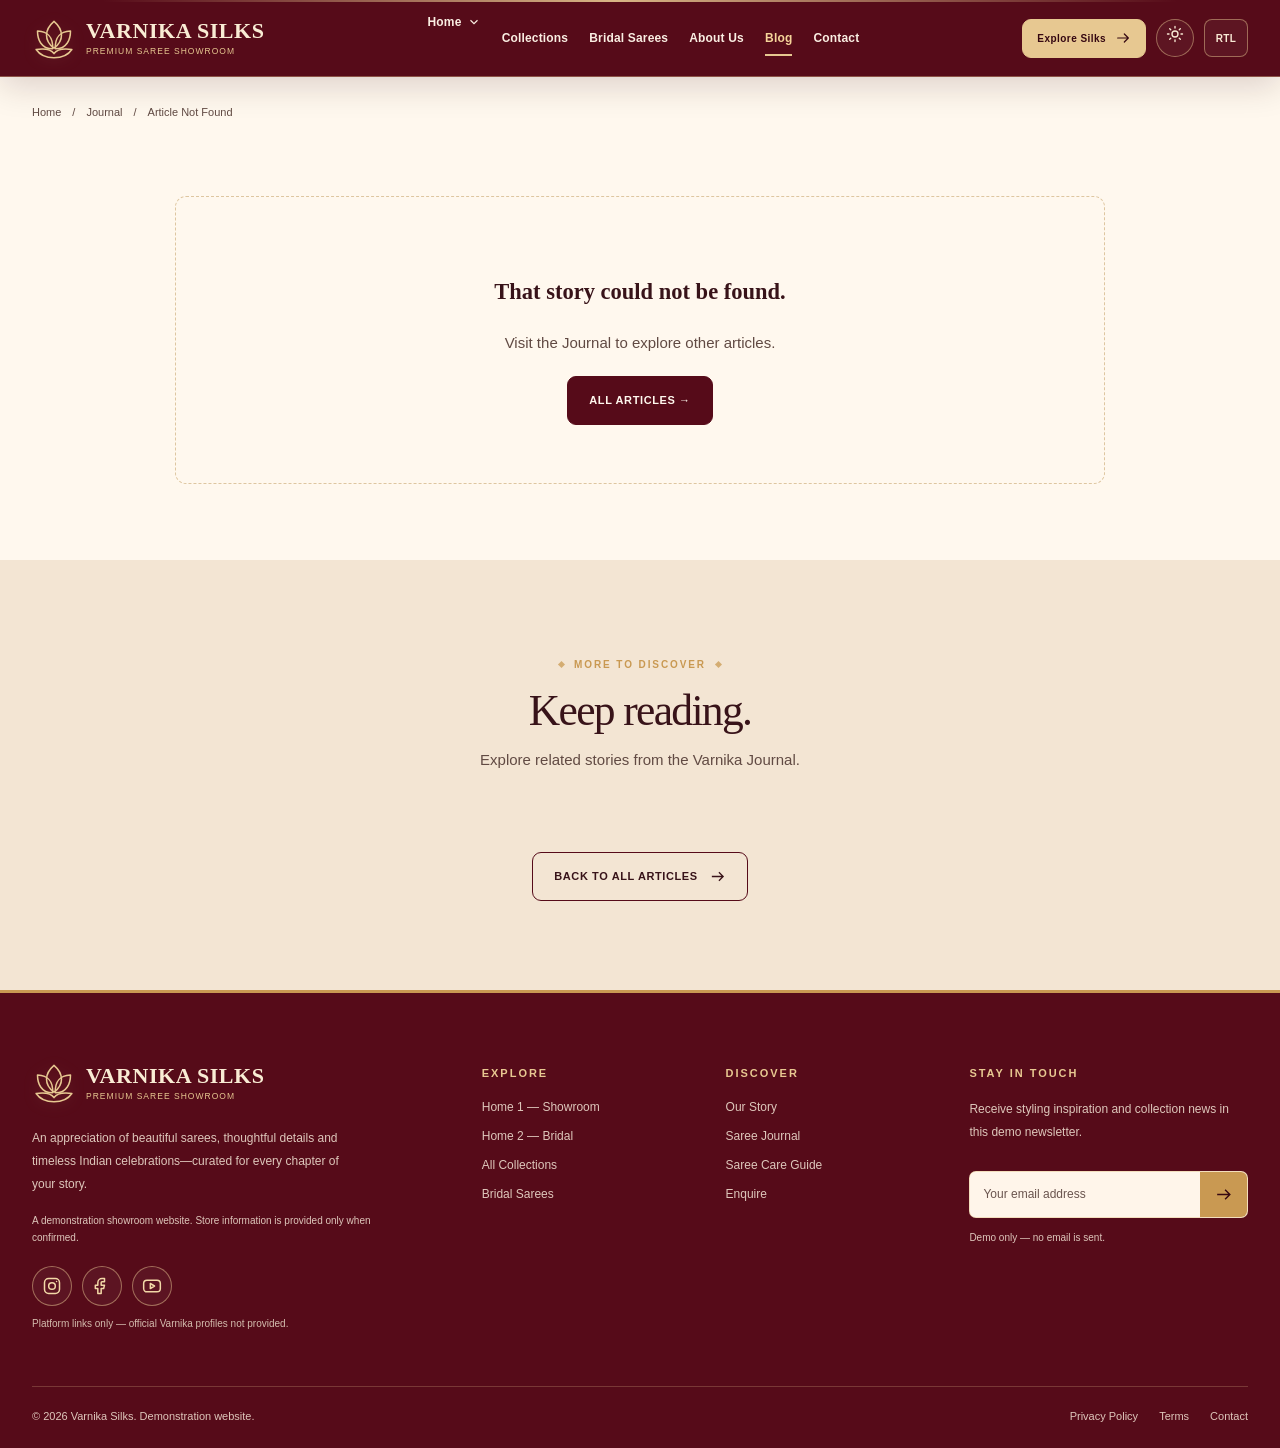
<file: Varnika_Silks/blog-details.html>
<!DOCTYPE html>
<html data-theme="light" dir="ltr" lang="en"><head><meta charset="utf-8"/><meta content="width=device-width,initial-scale=1" name="viewport"/><title>Saree Styling Article | Varnika Silks</title><meta content="Read an in-depth saree styling, bridal or fabric guide from the Varnika Silks Journal." name="description"/><meta content="#560B19" name="theme-color"/><meta content="website" property="og:type"/><meta content="Varnika Silks" property="og:site_name"/><meta content="Saree Styling Article" property="og:title"/><meta content="Read an in-depth saree styling, bridal or fabric guide from the Varnika Silks Journal." property="og:description"/><link href="assets/icons/favicon.svg" rel="icon" type="image/svg+xml"/><link href="assets/css/style.css" rel="stylesheet"/><script>(function(){try{var t=localStorage.getItem('varnika_theme'),d=localStorage.getItem('varnika_dir');document.documentElement.setAttribute('data-theme',t==='dark'?'dark':'light');document.documentElement.setAttribute('dir',d==='rtl'?'rtl':'ltr');}catch(e){}})();</script><script defer="" src="assets/js/data.js"></script><script defer="" src="assets/js/app.js"></script></head><body data-page="blog"><a class="skip-link" href="#main-content">Skip to content</a>
<header class="site-header" id="site-header"><div class="container header-inner">
<a aria-label="Varnika Silks home" class="brand" href="index.html"><svg aria-hidden="true" class="brand-lotus" fill="none" stroke="currentColor" stroke-linejoin="round" stroke-width="2.2" viewbox="0 0 64 60"><path d="M32 44C17 33 18 17 32 5c14 12 15 28 0 39Z"></path><path d="M30 45C13 45 8 31 8 19c15 1 23 8 22 26Zm4 0c17 0 22-14 22-26-15 1-23 8-22 26Z"></path><path d="M6 46c15-2 22 0 26 6 4-6 11-8 26-6-6 9-15 12-26 12C21 58 12 55 6 46Z"></path></svg><span class="brand-words"><b>VARNIKA SILKS</b><small>Premium Saree Showroom</small></span></a>
<nav aria-label="Primary navigation" class="desktop-nav"><details class="home-dropdown"><summary class="">Home <svg aria-hidden="true" class="chevron" fill="none" stroke="currentColor" stroke-width="2" viewbox="0 0 24 24"><path d="m6 9 6 6 6-6"></path></svg></summary><div class="nav-menu-panel"><a href="index.html">Heritage Saree Showroom</a><a href="home2.html">Bridal &amp; Muhurtham Silks</a></div></details>
<a class="" href="collections.html">Collections</a>
<a class="" href="bridal-sarees.html">Bridal Sarees</a>
<a class="" href="about.html">About Us</a>
<a aria-current="page" class="active" href="blog.html">Blog</a>
<a class="" href="contact.html">Contact</a>
</nav><div class="header-actions"><a aria-label="Explore Varnika Silks saree collections" class="nav-feature-cta" href="collections.html">Explore Silks <svg aria-hidden="true" fill="none" stroke="currentColor" stroke-linecap="round" stroke-linejoin="round" stroke-width="1.8" viewbox="0 0 24 24"><path d="M4 12h16m-6-6 6 6-6 6"></path></svg></a><button aria-label="Switch to dark mode" class="header-icon theme-toggle" data-theme-toggle="" title="Toggle light/dark mode" type="button"><span class="sun-icon"><svg aria-hidden="true" fill="none" stroke="currentColor" stroke-linecap="round" stroke-width="1.8" viewbox="0 0 24 24"><circle cx="12" cy="12" r="4"></circle><path d="M12 2v2m0 16v2M4.93 4.93l1.4 1.4m11.34 11.34 1.4 1.4M2 12h2m16 0h2M4.93 19.07l1.4-1.4M17.67 6.33l1.4-1.4"></path></svg></span><span class="moon-icon"><svg aria-hidden="true" fill="none" stroke="currentColor" stroke-width="1.8" viewbox="0 0 24 24"><path d="M20.5 14.5A8.5 8.5 0 0 1 9.5 3.5a8.5 8.5 0 1 0 11 11Z"></path></svg></span></button><button aria-label="Switch text direction" class="header-icon direction-toggle" data-direction-toggle="" type="button">RTL</button><button aria-controls="mobile-nav" aria-expanded="false" aria-label="Open navigation" class="header-icon menu-toggle" id="menu-toggle" type="button"><svg aria-hidden="true" class="menu-icon-bars" fill="none" stroke="currentColor" stroke-linecap="round" stroke-width="2" viewbox="0 0 24 24"><path d="M4 7h16M4 12h16M4 17h16"></path></svg><svg aria-hidden="true" class="menu-icon-close" fill="none" stroke="currentColor" stroke-linecap="round" stroke-width="2" viewbox="0 0 24 24"><path d="M5 5l14 14M19 5L5 19"></path></svg></button></div>
</div><nav aria-label="Mobile navigation" class="mobile-nav" hidden="" id="mobile-nav"><div class="container mobile-nav-inner"><span class="mobile-nav-label">DISCOVER VARNIKA</span><a href="index.html">Home 1 — Heritage Showroom</a><a href="home2.html">Home 2 — Bridal &amp; Muhurtham</a><a href="collections.html">Collections</a><a href="bridal-sarees.html">Bridal Sarees</a><a href="about.html">About Us</a><a href="blog.html">Blog</a><a href="contact.html">Contact</a><a class="mobile-feature-cta" href="collections.html">Explore the Collections <svg aria-hidden="true" fill="none" stroke="currentColor" stroke-linecap="round" stroke-linejoin="round" stroke-width="1.8" viewbox="0 0 24 24"><path d="M4 12h16m-6-6 6 6-6 6"></path></svg></a><div class="mobile-controls"><button class="btn btn-outline btn-sm" data-theme-toggle="" type="button"><svg aria-hidden="true" fill="none" stroke="currentColor" stroke-linecap="round" stroke-width="1.8" viewbox="0 0 24 24"><circle cx="12" cy="12" r="4"></circle><path d="M12 2v2m0 16v2M4.93 4.93l1.4 1.4m11.34 11.34 1.4 1.4M2 12h2m16 0h2M4.93 19.07l1.4-1.4M17.67 6.33l1.4-1.4"></path></svg> <span data-theme-label="">Switch theme</span></button><button class="btn btn-outline btn-sm" data-direction-toggle="" type="button"><svg aria-hidden="true" fill="none" stroke="currentColor" stroke-linecap="round" stroke-linejoin="round" stroke-width="1.8" viewbox="0 0 24 24"><path d="m8 8-4 4 4 4m-4-4h16m-4-4 4 4-4 4"></path></svg><span data-dir-label="">Switch to RTL</span></button></div></div></nav></header><main id="main-content"><section class="detail-breadcrumb container"><a href="index.html">Home</a><span>/</span><a href="blog.html">Journal</a><span>/</span><span id="blog-crumb">Article</span></section><article aria-live="polite" class="article-detail container" id="article-detail"><div class="loading-skeleton">Loading story...</div></article><section class="section section-soft"><div class="container"><div class="section-heading"><span class="eyebrow"><span class="tiny-diamond"></span>MORE TO DISCOVER<span class="tiny-diamond"></span></span><h2>Keep reading.</h2><p>Explore related stories from the Varnika Journal.</p></div><div class="blog-grid" id="related-articles"></div><div class="section-tail"><a class="btn btn-outline" href="blog.html">Back to All Articles<svg aria-hidden="true" fill="none" stroke="currentColor" stroke-width="1.8" viewbox="0 0 24 24"><path d="M4 12h16m-6-6 6 6-6 6"></path></svg></a></div></div></section></main><footer class="site-footer"><div class="container"><div class="footer-grid"><div class="footer-about"><a aria-label="Varnika Silks home" class="brand brand-footer" href="index.html"><svg aria-hidden="true" class="brand-lotus" fill="none" stroke="currentColor" stroke-linejoin="round" stroke-width="2.2" viewbox="0 0 64 60"><path d="M32 44C17 33 18 17 32 5c14 12 15 28 0 39Z"></path><path d="M30 45C13 45 8 31 8 19c15 1 23 8 22 26Zm4 0c17 0 22-14 22-26-15 1-23 8-22 26Z"></path><path d="M6 46c15-2 22 0 26 6 4-6 11-8 26-6-6 9-15 12-26 12C21 58 12 55 6 46Z"></path></svg><span class="brand-words"><b>VARNIKA SILKS</b><small>Premium Saree Showroom</small></span></a><p>An appreciation of beautiful sarees, thoughtful details and timeless Indian celebrations—curated for every chapter of your story.</p><div class="footer-note">A demonstration showroom website. Store information is provided only when confirmed.</div><div aria-label="Social platform links" class="footer-social"><a aria-label="Instagram website" href="https://www.instagram.com/" rel="noopener noreferrer" target="_blank" title="Instagram"><svg aria-hidden="true" fill="none" stroke="currentColor" stroke-linecap="round" stroke-linejoin="round" stroke-width="1.8" viewbox="0 0 24 24"><rect height="18" rx="5" width="18" x="3" y="3"></rect><circle cx="12" cy="12" r="4"></circle><path d="M17.5 6.5h.01"></path></svg></a><a aria-label="Facebook website" href="https://www.facebook.com/" rel="noopener noreferrer" target="_blank" title="Facebook"><svg aria-hidden="true" fill="none" stroke="currentColor" stroke-linecap="round" stroke-linejoin="round" stroke-width="1.8" viewbox="0 0 24 24"><path d="M15 3h-3a5 5 0 0 0-5 5v3H4v4h3v6h4v-6h3l1-4h-4V8a1 1 0 0 1 1-1h3V3Z"></path></svg></a><a aria-label="YouTube website" href="https://www.youtube.com/" rel="noopener noreferrer" target="_blank" title="YouTube"><svg aria-hidden="true" fill="none" stroke="currentColor" stroke-linecap="round" stroke-linejoin="round" stroke-width="1.8" viewbox="0 0 24 24"><rect height="14" rx="4" width="20" x="2" y="5"></rect><path d="m10 9 5 3-5 3V9Z"></path></svg></a></div><span class="footer-social-caption">Platform links only — official Varnika profiles not provided.</span></div><div class="footer-col"><h3>Explore</h3><a href="index.html">Home 1 — Showroom</a><a href="home2.html">Home 2 — Bridal</a><a href="collections.html">All Collections</a><a href="bridal-sarees.html">Bridal Sarees</a></div><div class="footer-col"><h3>Discover</h3><a href="about.html">Our Story</a><a href="blog.html">Saree Journal</a><a href="blog-details.html?article=silk-care">Saree Care Guide</a><a href="contact.html#contact-form">Enquire</a></div><div class="footer-col"><h3>Stay in Touch</h3><p>Receive styling inspiration and collection news in this demo newsletter.</p><form class="newsletter-form" id="newsletter-form" novalidate=""><label class="sr-only" for="newsletter-email">Email address</label><input autocomplete="email" id="newsletter-email" placeholder="Your email address" required="" type="email"/><button aria-label="Subscribe to demo newsletter" type="submit"><svg aria-hidden="true" fill="none" stroke="currentColor" stroke-width="1.8" viewbox="0 0 24 24"><path d="M4 12h16m-6-6 6 6-6 6"></path></svg></button></form><span class="footer-mini">Demo only — no email is sent.</span></div></div><div class="footer-bottom"><span>© <span id="copyright-year">2026</span> Varnika Silks. Demonstration website.</span><div><a href="privacy.html">Privacy Policy</a><a href="terms.html">Terms</a><a href="contact.html">Contact</a></div></div></div></footer><div aria-atomic="true" aria-live="polite" class="toast" id="site-toast" role="status"></div></body></html>
</file>
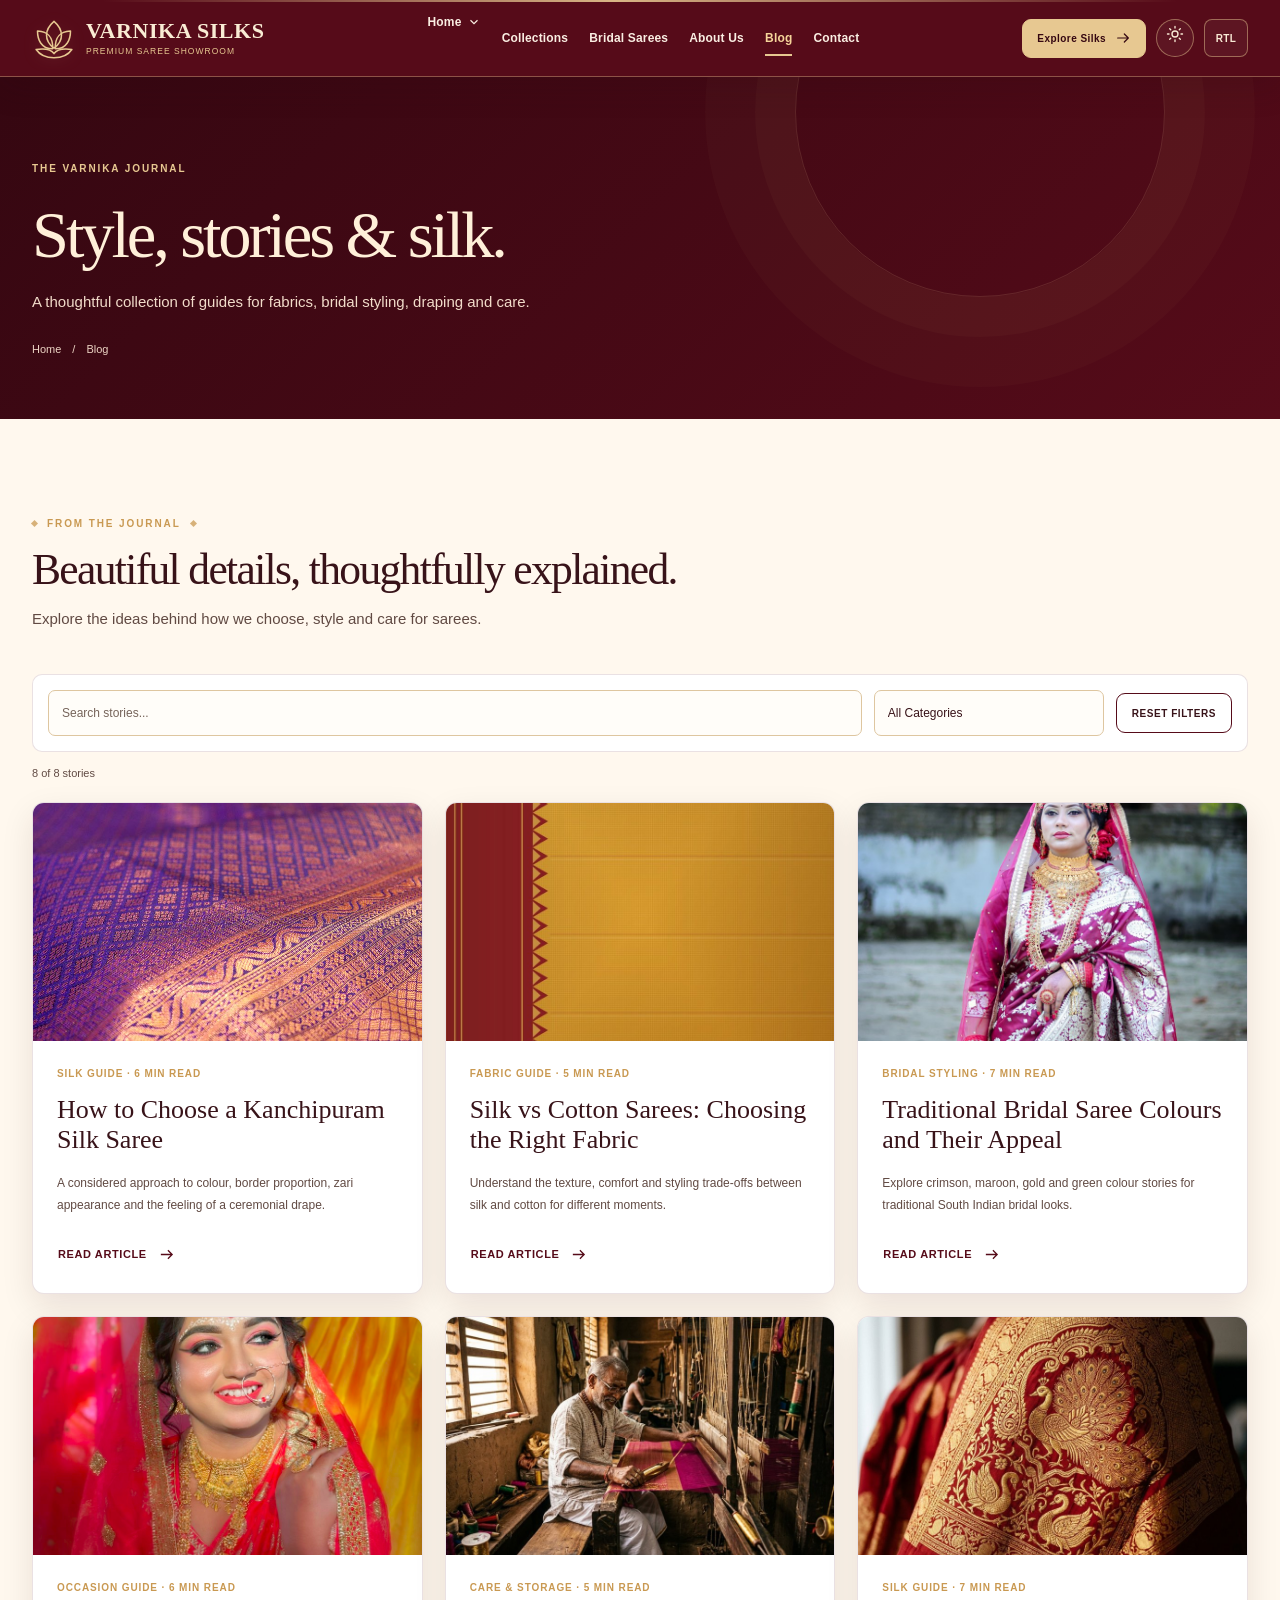
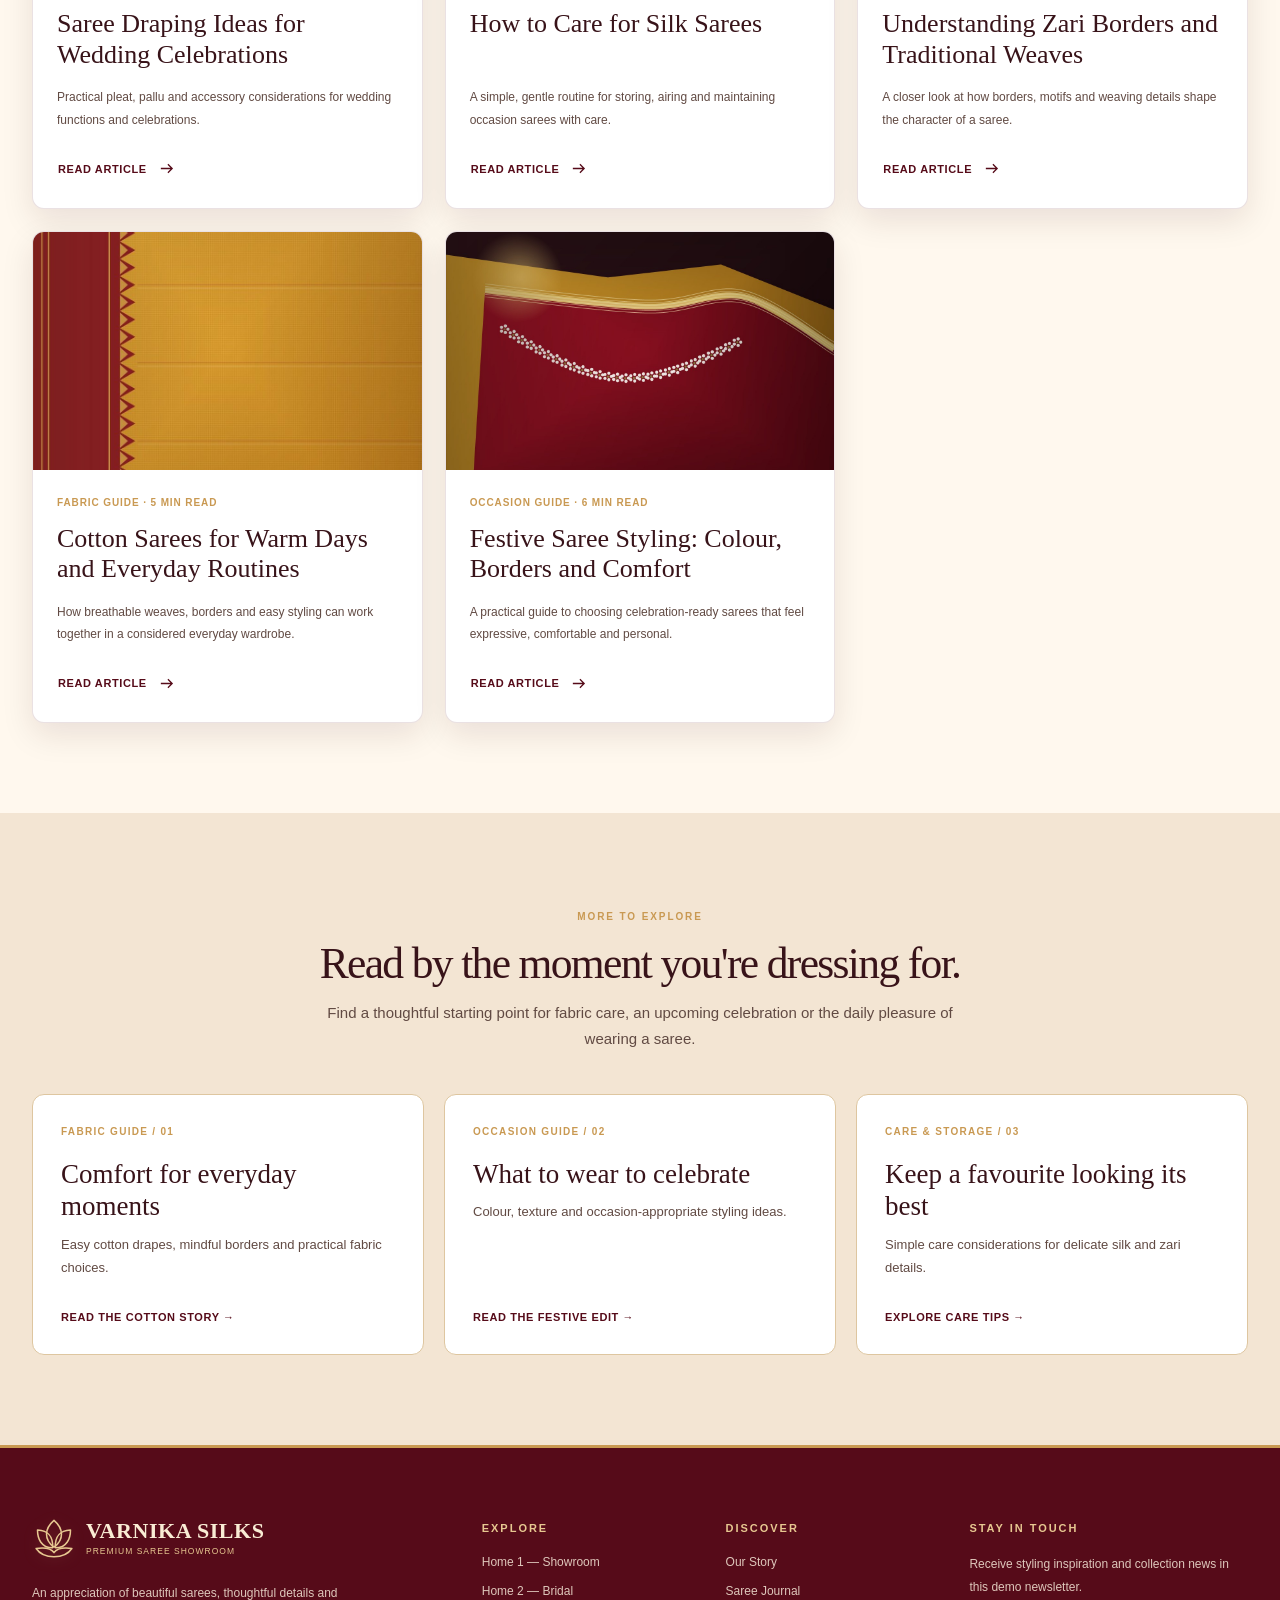
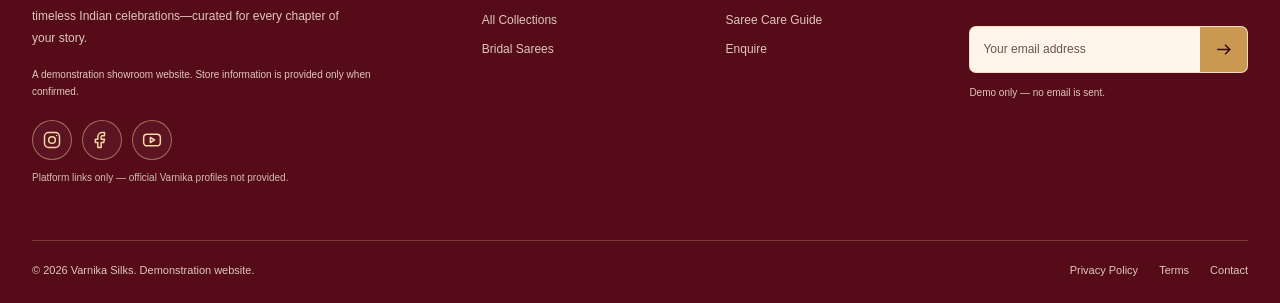
<file: Varnika_Silks/blog.html>
<!DOCTYPE html>

<html data-theme="light" dir="ltr" lang="en"><head><meta charset="utf-8"/><meta content="width=device-width,initial-scale=1" name="viewport"/><title>The Saree Journal | Varnika Silks</title><meta content="Read style and care guides about Kanchipuram silk, saree draping, bridal colour choices and woven fabrics." name="description"/><meta content="#560B19" name="theme-color"/><meta content="website" property="og:type"/><meta content="Varnika Silks" property="og:site_name"/><meta content="The Saree Journal" property="og:title"/><meta content="Read style and care guides about Kanchipuram silk, saree draping, bridal colour choices and woven fabrics." property="og:description"/><link href="assets/icons/favicon.svg" rel="icon" type="image/svg+xml"/><link href="assets/css/style.css" rel="stylesheet"/><script>(function(){try{var t=localStorage.getItem('varnika_theme'),d=localStorage.getItem('varnika_dir');document.documentElement.setAttribute('data-theme',t==='dark'?'dark':'light');document.documentElement.setAttribute('dir',d==='rtl'?'rtl':'ltr');}catch(e){}})();</script><script defer="" src="assets/js/data.js"></script><script defer="" src="assets/js/app.js"></script></head><body data-page="blog"><a class="skip-link" href="#main-content">Skip to content</a>
<header class="site-header" id="site-header"><div class="container header-inner">
<a aria-label="Varnika Silks home" class="brand" href="index.html"><svg aria-hidden="true" class="brand-lotus" fill="none" stroke="currentColor" stroke-linejoin="round" stroke-width="2.2" viewbox="0 0 64 60"><path d="M32 44C17 33 18 17 32 5c14 12 15 28 0 39Z"></path><path d="M30 45C13 45 8 31 8 19c15 1 23 8 22 26Zm4 0c17 0 22-14 22-26-15 1-23 8-22 26Z"></path><path d="M6 46c15-2 22 0 26 6 4-6 11-8 26-6-6 9-15 12-26 12C21 58 12 55 6 46Z"></path></svg><span class="brand-words"><b>VARNIKA SILKS</b><small>Premium Saree Showroom</small></span></a>
<nav aria-label="Primary navigation" class="desktop-nav"><details class="home-dropdown"><summary class="">Home <svg aria-hidden="true" class="chevron" fill="none" stroke="currentColor" stroke-width="2" viewbox="0 0 24 24"><path d="m6 9 6 6 6-6"></path></svg></summary><div class="nav-menu-panel"><a href="index.html">Heritage Saree Showroom</a><a href="home2.html">Bridal &amp; Muhurtham Silks</a></div></details>
<a class="" href="collections.html">Collections</a>
<a class="" href="bridal-sarees.html">Bridal Sarees</a>
<a class="" href="about.html">About Us</a>
<a aria-current="page" class="active" href="blog.html">Blog</a>
<a class="" href="contact.html">Contact</a>
</nav><div class="header-actions"><a aria-label="Explore Varnika Silks saree collections" class="nav-feature-cta" href="collections.html">Explore Silks <svg aria-hidden="true" fill="none" stroke="currentColor" stroke-linecap="round" stroke-linejoin="round" stroke-width="1.8" viewbox="0 0 24 24"><path d="M4 12h16m-6-6 6 6-6 6"></path></svg></a><button aria-label="Switch to dark mode" class="header-icon theme-toggle" data-theme-toggle="" title="Toggle light/dark mode" type="button"><span class="sun-icon"><svg aria-hidden="true" fill="none" stroke="currentColor" stroke-linecap="round" stroke-width="1.8" viewbox="0 0 24 24"><circle cx="12" cy="12" r="4"></circle><path d="M12 2v2m0 16v2M4.93 4.93l1.4 1.4m11.34 11.34 1.4 1.4M2 12h2m16 0h2M4.93 19.07l1.4-1.4M17.67 6.33l1.4-1.4"></path></svg></span><span class="moon-icon"><svg aria-hidden="true" fill="none" stroke="currentColor" stroke-width="1.8" viewbox="0 0 24 24"><path d="M20.5 14.5A8.5 8.5 0 0 1 9.5 3.5a8.5 8.5 0 1 0 11 11Z"></path></svg></span></button><button aria-label="Switch text direction" class="header-icon direction-toggle" data-direction-toggle="" type="button">RTL</button><button aria-controls="mobile-nav" aria-expanded="false" aria-label="Open navigation" class="header-icon menu-toggle" id="menu-toggle" type="button"><svg aria-hidden="true" class="menu-icon-bars" fill="none" stroke="currentColor" stroke-linecap="round" stroke-width="2" viewbox="0 0 24 24"><path d="M4 7h16M4 12h16M4 17h16"></path></svg><svg aria-hidden="true" class="menu-icon-close" fill="none" stroke="currentColor" stroke-linecap="round" stroke-width="2" viewbox="0 0 24 24"><path d="M5 5l14 14M19 5L5 19"></path></svg></button></div>
</div><nav aria-label="Mobile navigation" class="mobile-nav" hidden="" id="mobile-nav"><div class="container mobile-nav-inner"><span class="mobile-nav-label">DISCOVER VARNIKA</span><a href="index.html">Home 1 — Heritage Showroom</a><a href="home2.html">Home 2 — Bridal &amp; Muhurtham</a><a href="collections.html">Collections</a><a href="bridal-sarees.html">Bridal Sarees</a><a href="about.html">About Us</a><a aria-current="page" class="is-current" href="blog.html">Blog</a><a href="contact.html">Contact</a><a class="mobile-feature-cta" href="collections.html">Explore the Collections <svg aria-hidden="true" fill="none" stroke="currentColor" stroke-linecap="round" stroke-linejoin="round" stroke-width="1.8" viewbox="0 0 24 24"><path d="M4 12h16m-6-6 6 6-6 6"></path></svg></a><div class="mobile-controls"><button class="btn btn-outline btn-sm" data-theme-toggle="" type="button"><svg aria-hidden="true" fill="none" stroke="currentColor" stroke-linecap="round" stroke-width="1.8" viewbox="0 0 24 24"><circle cx="12" cy="12" r="4"></circle><path d="M12 2v2m0 16v2M4.93 4.93l1.4 1.4m11.34 11.34 1.4 1.4M2 12h2m16 0h2M4.93 19.07l1.4-1.4M17.67 6.33l1.4-1.4"></path></svg> <span data-theme-label="">Switch theme</span></button><button class="btn btn-outline btn-sm" data-direction-toggle="" type="button"><svg aria-hidden="true" fill="none" stroke="currentColor" stroke-linecap="round" stroke-linejoin="round" stroke-width="1.8" viewbox="0 0 24 24"><path d="m8 8-4 4 4 4m-4-4h16m-4-4 4 4-4 4"></path></svg><span data-dir-label="">Switch to RTL</span></button></div></div></nav></header><main id="main-content"><section class="inner-hero"><div class="container"><span class="eyebrow">THE VARNIKA JOURNAL</span><h1>Style, stories &amp; silk.</h1><p>A thoughtful collection of guides for fabrics, bridal styling, draping and care.</p><div class="breadcrumbs"><a href="index.html">Home</a><span>/</span>Blog</div></div></section><section class="section"><div class="container"><div class="blog-header-row"><div><div class="section-heading align-left"><span class="eyebrow"><span class="tiny-diamond"></span>FROM THE JOURNAL<span class="tiny-diamond"></span></span><h2>Beautiful details, thoughtfully explained.</h2><p>Explore the ideas behind how we choose, style and care for sarees.</p></div></div></div><div class="blog-tools"><label class="sr-only" for="blog-search">Search articles</label><input aria-label="Search articles" id="blog-search" placeholder="Search stories..." type="search"/><label class="sr-only" for="blog-category">Blog category</label><select id="blog-category"><option value="">All Categories</option><option>Silk Guide</option><option>Fabric Guide</option><option>Bridal Styling</option><option>Occasion Guide</option><option>Care &amp; Storage</option></select><button class="btn btn-outline btn-sm" id="blog-reset" type="button">Reset Filters</button></div><div aria-live="polite" class="result-line" id="blog-count"></div><div class="blog-grid" id="blog-grid"></div><div class="empty-state" hidden="" id="blog-empty"><h3>No matching stories</h3><p>Try a different keyword or category.</p><button class="btn btn-primary" id="blog-empty-reset" type="button">See All Articles <svg aria-hidden="true" fill="none" stroke="currentColor" stroke-width="1.8" viewbox="0 0 24 24"><path d="M4 12h16m-6-6 6 6-6 6"></path></svg></button></div></div></section><section aria-labelledby="journal-explore-heading" class="section section-soft blog-reading-paths"><div class="container"><div class="section-heading"><span class="eyebrow">MORE TO EXPLORE</span><h2 id="journal-explore-heading">Read by the moment you're dressing for.</h2><p>Find a thoughtful starting point for fabric care, an upcoming celebration or the daily pleasure of wearing a saree.</p></div><div class="journal-path-grid"><a class="journal-path" href="blog-details.html?article=cotton-for-warm-days"><span>FABRIC GUIDE / 01</span><h3>Comfort for everyday moments</h3><p>Easy cotton drapes, mindful borders and practical fabric choices.</p><b>Read the Cotton Story →</b></a><a class="journal-path" href="blog-details.html?article=festive-saree-styling"><span>OCCASION GUIDE / 02</span><h3>What to wear to celebrate</h3><p>Colour, texture and occasion-appropriate styling ideas.</p><b>Read the Festive Edit →</b></a><a class="journal-path" href="blog-details.html?article=silk-care"><span>CARE &amp; STORAGE / 03</span><h3>Keep a favourite looking its best</h3><p>Simple care considerations for delicate silk and zari details.</p><b>Explore Care Tips →</b></a></div></div></section></main><footer class="site-footer"><div class="container"><div class="footer-grid"><div class="footer-about"><a aria-label="Varnika Silks home" class="brand brand-footer" href="index.html"><svg aria-hidden="true" class="brand-lotus" fill="none" stroke="currentColor" stroke-linejoin="round" stroke-width="2.2" viewbox="0 0 64 60"><path d="M32 44C17 33 18 17 32 5c14 12 15 28 0 39Z"></path><path d="M30 45C13 45 8 31 8 19c15 1 23 8 22 26Zm4 0c17 0 22-14 22-26-15 1-23 8-22 26Z"></path><path d="M6 46c15-2 22 0 26 6 4-6 11-8 26-6-6 9-15 12-26 12C21 58 12 55 6 46Z"></path></svg><span class="brand-words"><b>VARNIKA SILKS</b><small>Premium Saree Showroom</small></span></a><p>An appreciation of beautiful sarees, thoughtful details and timeless Indian celebrations—curated for every chapter of your story.</p><div class="footer-note">A demonstration showroom website. Store information is provided only when confirmed.</div><div aria-label="Social platform links" class="footer-social"><a aria-label="Instagram website" href="https://www.instagram.com/" rel="noopener noreferrer" target="_blank" title="Instagram"><svg aria-hidden="true" fill="none" stroke="currentColor" stroke-linecap="round" stroke-linejoin="round" stroke-width="1.8" viewbox="0 0 24 24"><rect height="18" rx="5" width="18" x="3" y="3"></rect><circle cx="12" cy="12" r="4"></circle><path d="M17.5 6.5h.01"></path></svg></a><a aria-label="Facebook website" href="https://www.facebook.com/" rel="noopener noreferrer" target="_blank" title="Facebook"><svg aria-hidden="true" fill="none" stroke="currentColor" stroke-linecap="round" stroke-linejoin="round" stroke-width="1.8" viewbox="0 0 24 24"><path d="M15 3h-3a5 5 0 0 0-5 5v3H4v4h3v6h4v-6h3l1-4h-4V8a1 1 0 0 1 1-1h3V3Z"></path></svg></a><a aria-label="YouTube website" href="https://www.youtube.com/" rel="noopener noreferrer" target="_blank" title="YouTube"><svg aria-hidden="true" fill="none" stroke="currentColor" stroke-linecap="round" stroke-linejoin="round" stroke-width="1.8" viewbox="0 0 24 24"><rect height="14" rx="4" width="20" x="2" y="5"></rect><path d="m10 9 5 3-5 3V9Z"></path></svg></a></div><span class="footer-social-caption">Platform links only — official Varnika profiles not provided.</span></div><div class="footer-col"><h3>Explore</h3><a href="index.html">Home 1 — Showroom</a><a href="home2.html">Home 2 — Bridal</a><a href="collections.html">All Collections</a><a href="bridal-sarees.html">Bridal Sarees</a></div><div class="footer-col"><h3>Discover</h3><a href="about.html">Our Story</a><a href="blog.html">Saree Journal</a><a href="blog-details.html?article=silk-care">Saree Care Guide</a><a href="contact.html#contact-form">Enquire</a></div><div class="footer-col"><h3>Stay in Touch</h3><p>Receive styling inspiration and collection news in this demo newsletter.</p><form class="newsletter-form" id="newsletter-form" novalidate=""><label class="sr-only" for="newsletter-email">Email address</label><input autocomplete="email" id="newsletter-email" placeholder="Your email address" required="" type="email"/><button aria-label="Subscribe to demo newsletter" type="submit"><svg aria-hidden="true" fill="none" stroke="currentColor" stroke-width="1.8" viewbox="0 0 24 24"><path d="M4 12h16m-6-6 6 6-6 6"></path></svg></button></form><span class="footer-mini">Demo only — no email is sent.</span></div></div><div class="footer-bottom"><span>© <span id="copyright-year">2026</span> Varnika Silks. Demonstration website.</span><div><a href="privacy.html">Privacy Policy</a><a href="terms.html">Terms</a><a href="contact.html">Contact</a></div></div></div></footer><div aria-atomic="true" aria-live="polite" class="toast" id="site-toast" role="status"></div></body></html>
</file>
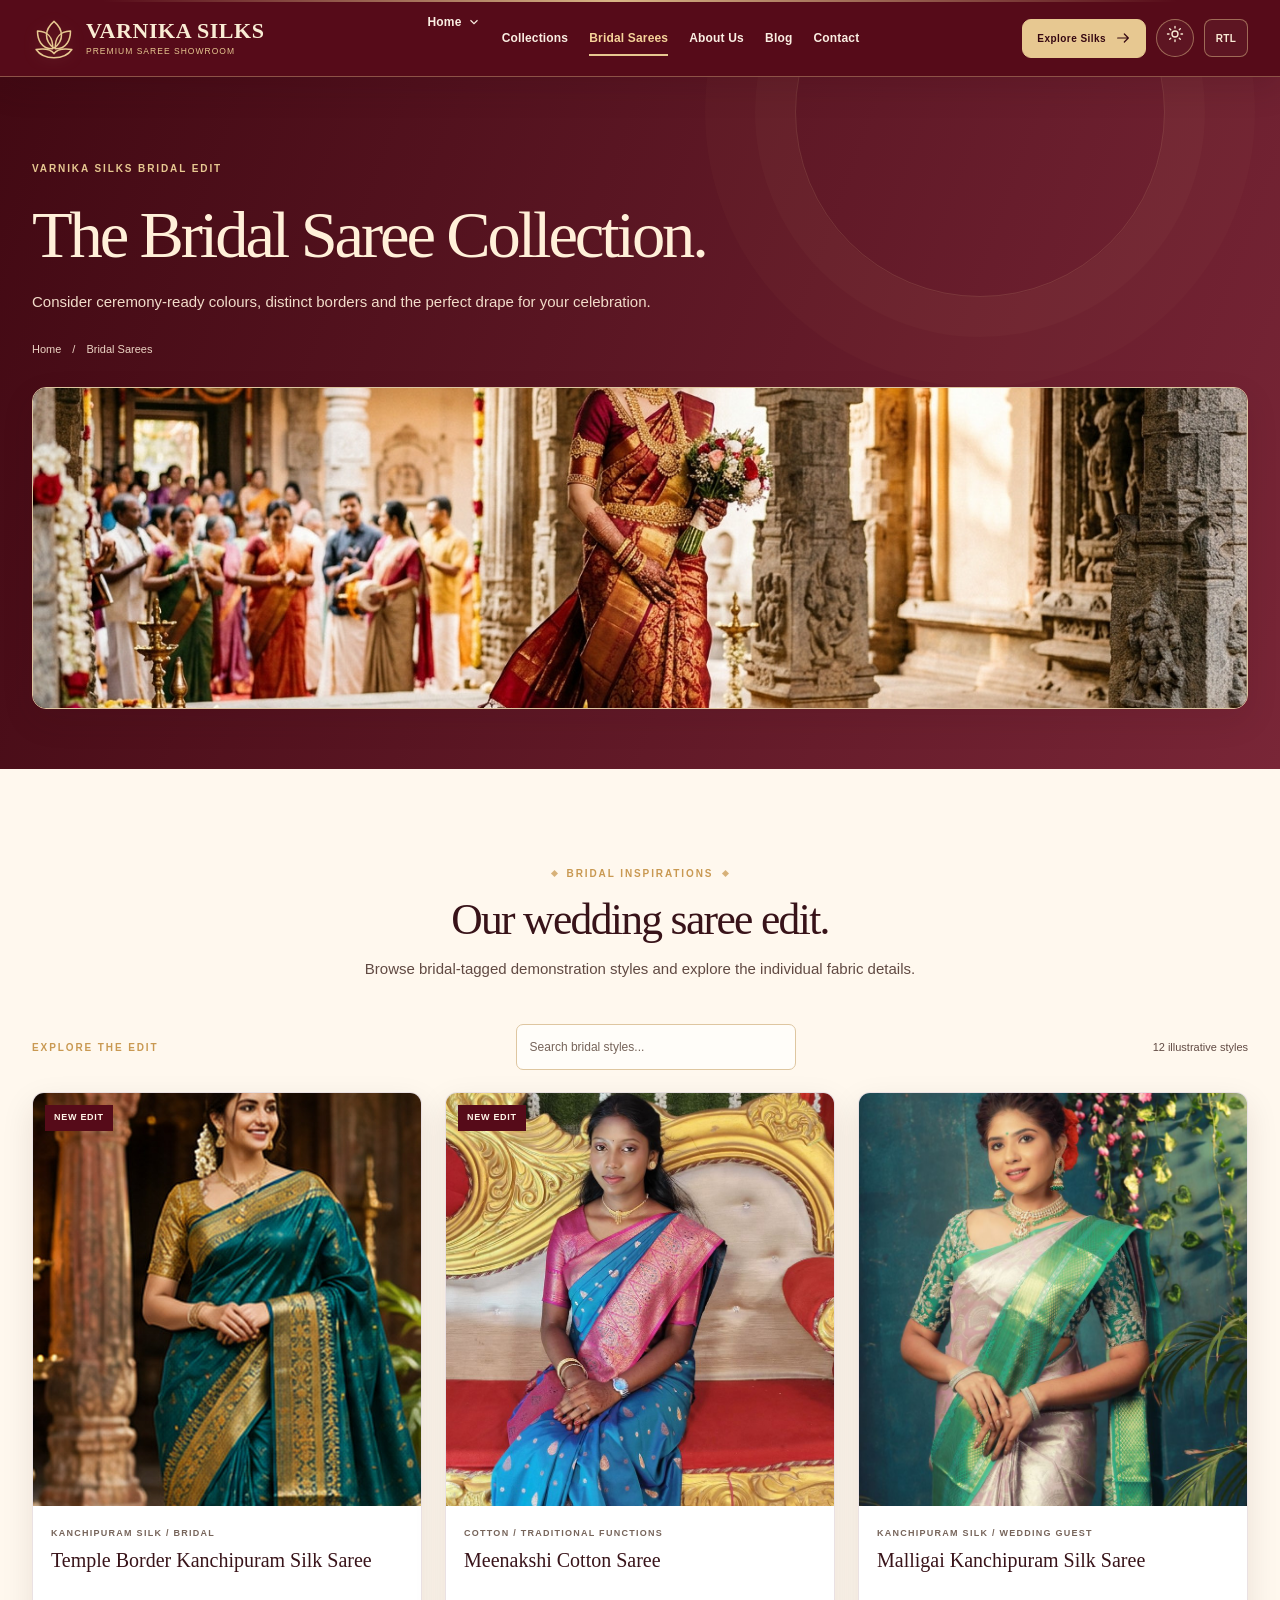
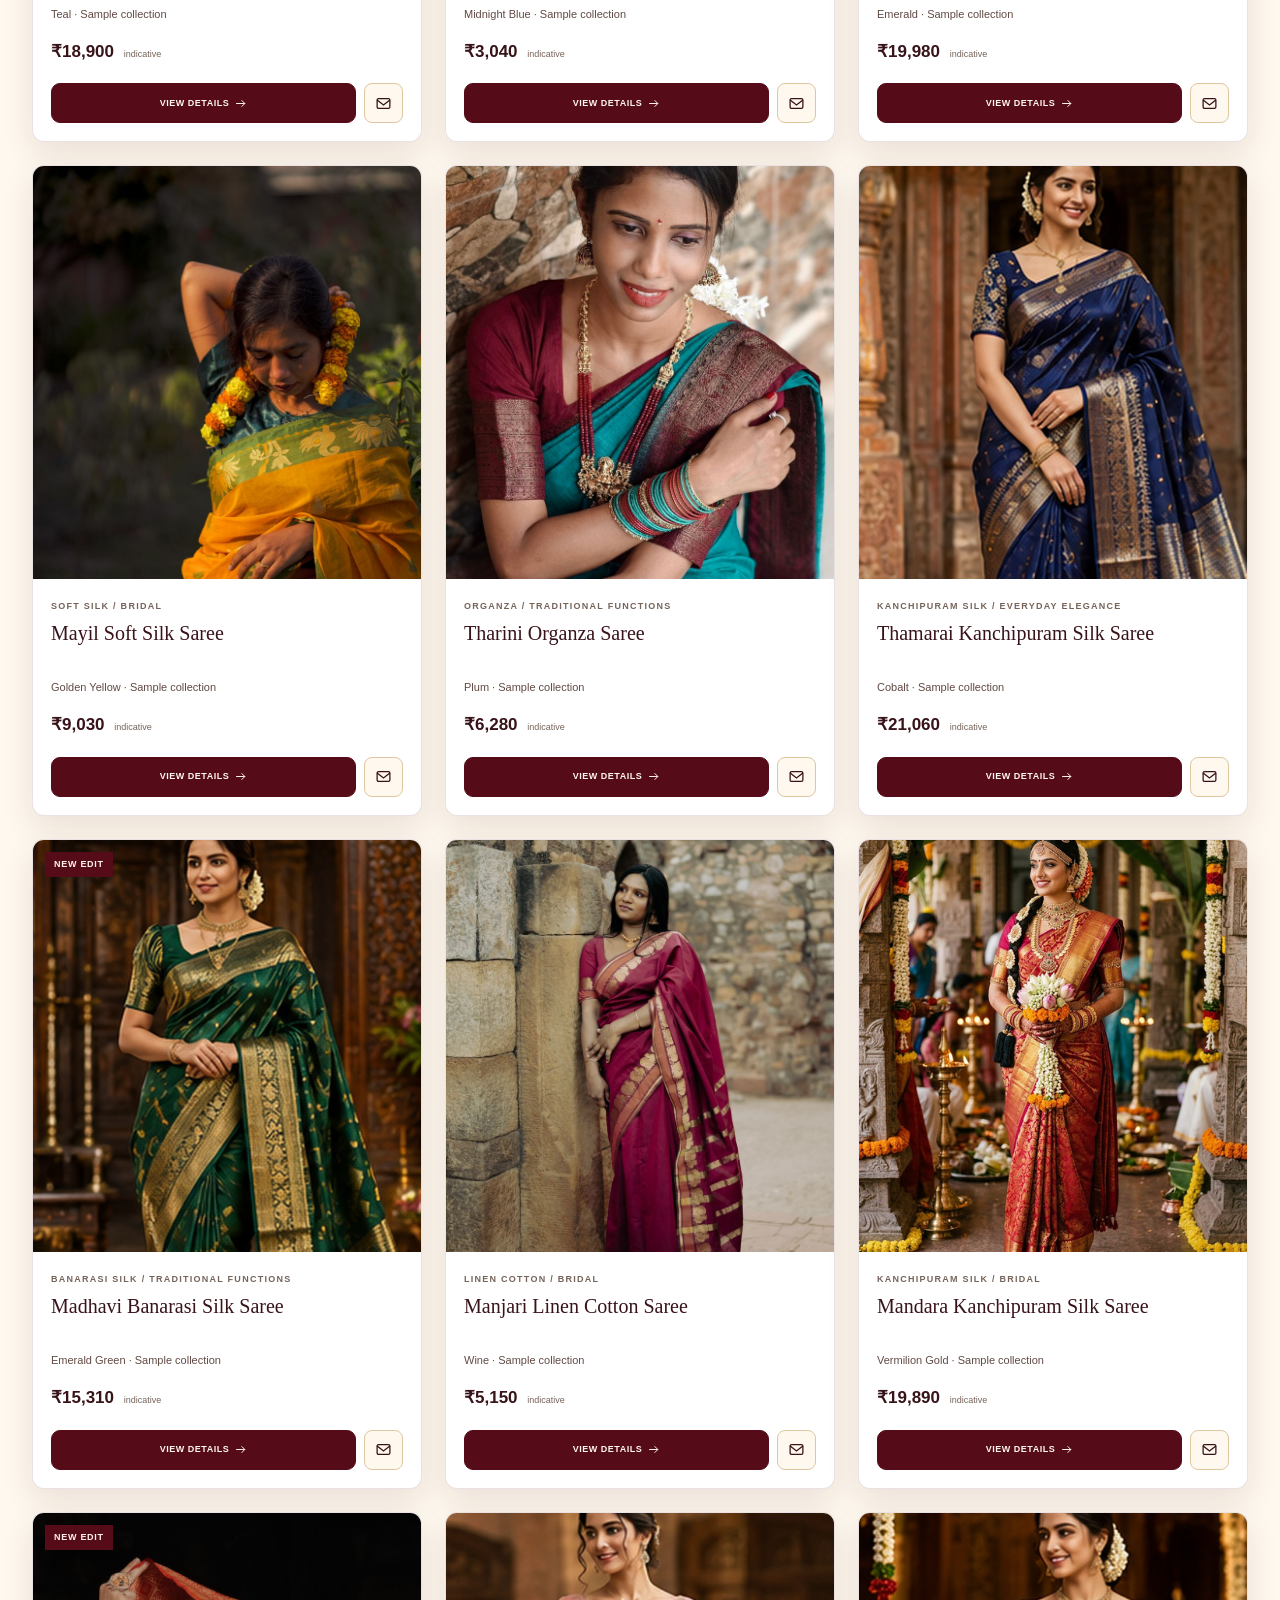
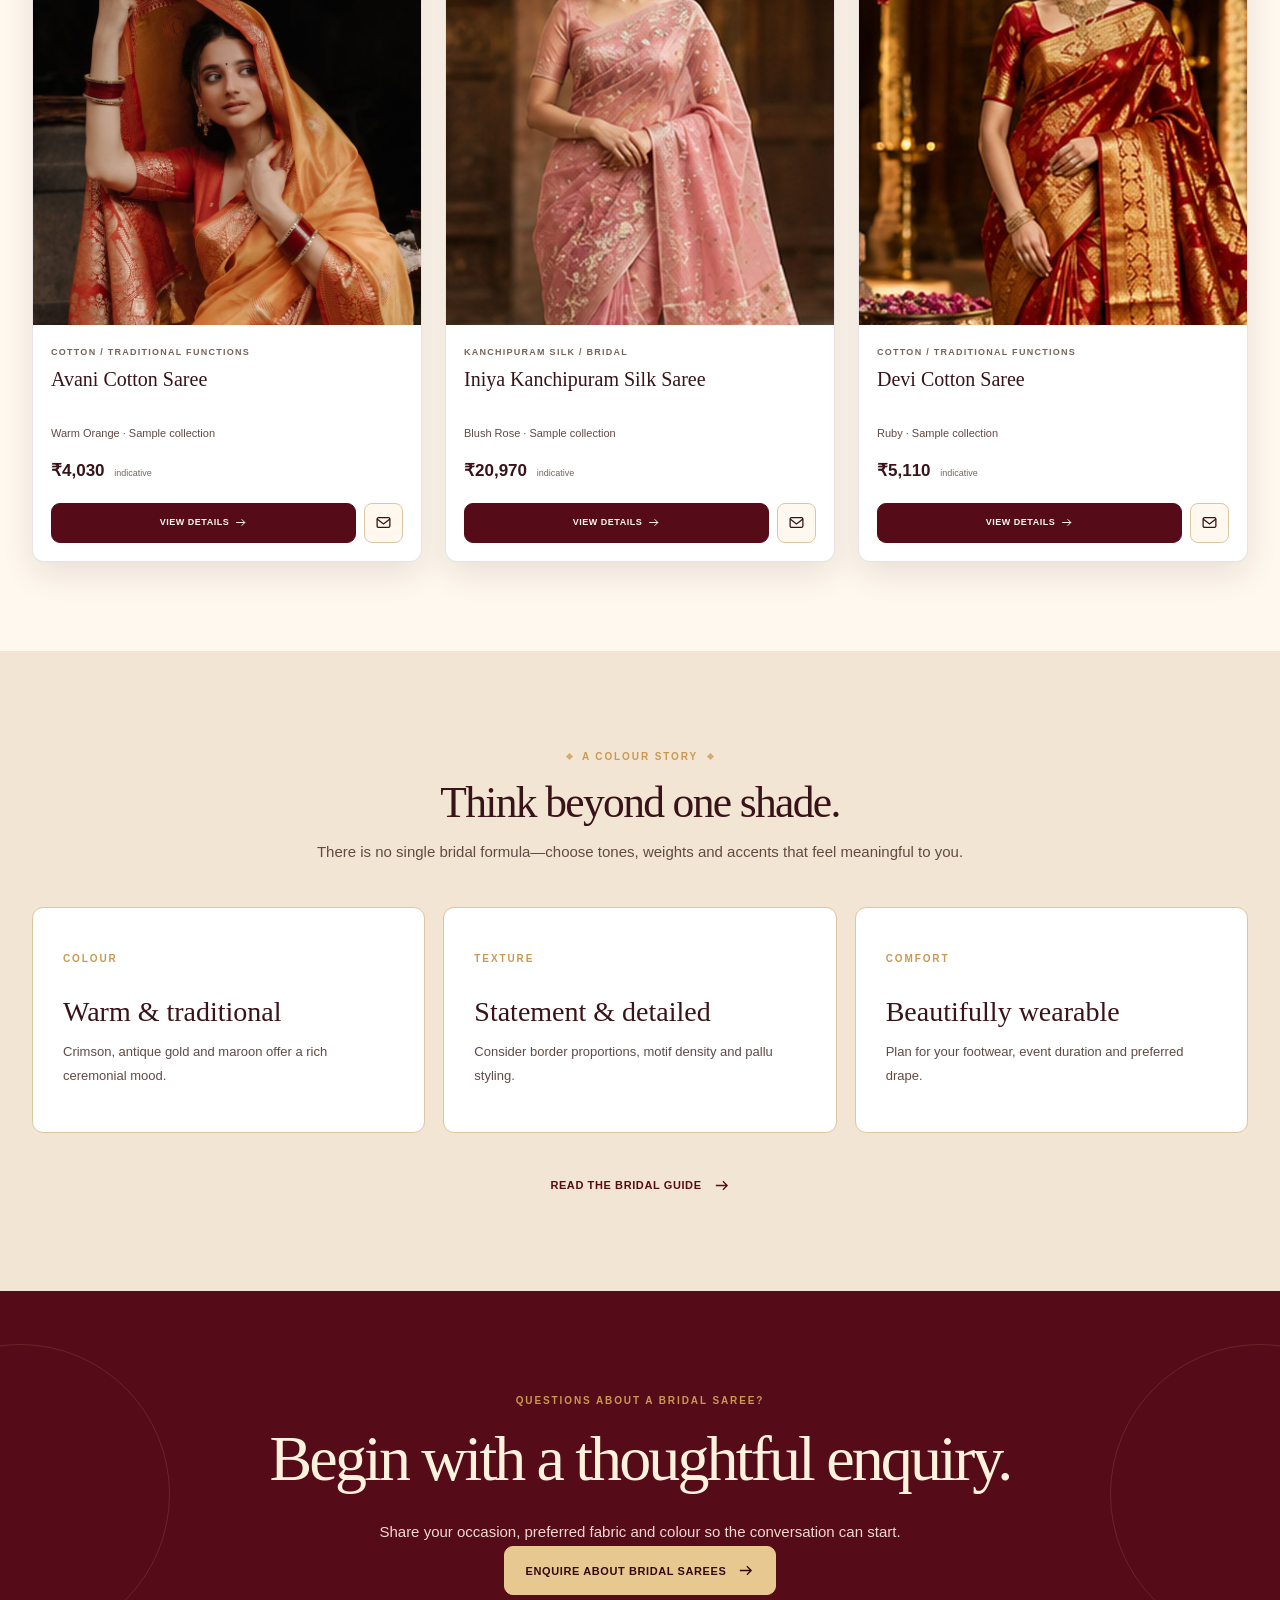
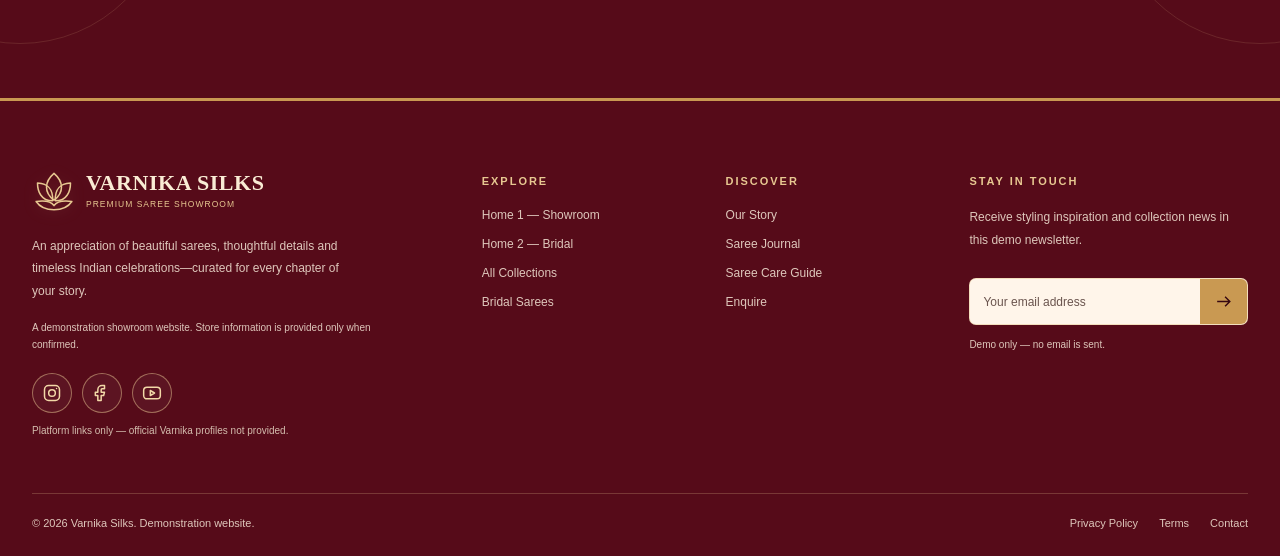
<file: Varnika_Silks/bridal-sarees.html>
<!DOCTYPE html>
<html data-theme="light" dir="ltr" lang="en"><head><meta charset="utf-8"/><meta content="width=device-width,initial-scale=1" name="viewport"/><title>Bridal Saree Collection | Varnika Silks</title><meta content="Discover bridal and muhurtham sarees in a focused collection of ceremonial colour, fabrics and traditional styling." name="description"/><meta content="#560B19" name="theme-color"/><meta content="website" property="og:type"/><meta content="Varnika Silks" property="og:site_name"/><meta content="Bridal Saree Collection" property="og:title"/><meta content="Discover bridal and muhurtham sarees in a focused collection of ceremonial colour, fabrics and traditional styling." property="og:description"/><link href="assets/icons/favicon.svg" rel="icon" type="image/svg+xml"/><link href="assets/css/style.css" rel="stylesheet"/><script>(function(){try{var t=localStorage.getItem('varnika_theme'),d=localStorage.getItem('varnika_dir');document.documentElement.setAttribute('data-theme',t==='dark'?'dark':'light');document.documentElement.setAttribute('dir',d==='rtl'?'rtl':'ltr');}catch(e){}})();</script><script defer="" src="assets/js/data.js"></script><script defer="" src="assets/js/app.js"></script></head><body data-page="bridal"><a class="skip-link" href="#main-content">Skip to content</a>
<header class="site-header" id="site-header"><div class="container header-inner">
<a aria-label="Varnika Silks home" class="brand" href="index.html"><svg aria-hidden="true" class="brand-lotus" fill="none" stroke="currentColor" stroke-linejoin="round" stroke-width="2.2" viewbox="0 0 64 60"><path d="M32 44C17 33 18 17 32 5c14 12 15 28 0 39Z"></path><path d="M30 45C13 45 8 31 8 19c15 1 23 8 22 26Zm4 0c17 0 22-14 22-26-15 1-23 8-22 26Z"></path><path d="M6 46c15-2 22 0 26 6 4-6 11-8 26-6-6 9-15 12-26 12C21 58 12 55 6 46Z"></path></svg><span class="brand-words"><b>VARNIKA SILKS</b><small>Premium Saree Showroom</small></span></a>
<nav aria-label="Primary navigation" class="desktop-nav"><details class="home-dropdown"><summary class="">Home <svg aria-hidden="true" class="chevron" fill="none" stroke="currentColor" stroke-width="2" viewbox="0 0 24 24"><path d="m6 9 6 6 6-6"></path></svg></summary><div class="nav-menu-panel"><a href="index.html">Heritage Saree Showroom</a><a href="home2.html">Bridal &amp; Muhurtham Silks</a></div></details>
<a class="" href="collections.html">Collections</a>
<a aria-current="page" class="active" href="bridal-sarees.html">Bridal Sarees</a>
<a class="" href="about.html">About Us</a>
<a class="" href="blog.html">Blog</a>
<a class="" href="contact.html">Contact</a>
</nav><div class="header-actions"><a aria-label="Explore Varnika Silks saree collections" class="nav-feature-cta" href="collections.html">Explore Silks <svg aria-hidden="true" fill="none" stroke="currentColor" stroke-linecap="round" stroke-linejoin="round" stroke-width="1.8" viewbox="0 0 24 24"><path d="M4 12h16m-6-6 6 6-6 6"></path></svg></a><button aria-label="Switch to dark mode" class="header-icon theme-toggle" data-theme-toggle="" title="Toggle light/dark mode" type="button"><span class="sun-icon"><svg aria-hidden="true" fill="none" stroke="currentColor" stroke-linecap="round" stroke-width="1.8" viewbox="0 0 24 24"><circle cx="12" cy="12" r="4"></circle><path d="M12 2v2m0 16v2M4.93 4.93l1.4 1.4m11.34 11.34 1.4 1.4M2 12h2m16 0h2M4.93 19.07l1.4-1.4M17.67 6.33l1.4-1.4"></path></svg></span><span class="moon-icon"><svg aria-hidden="true" fill="none" stroke="currentColor" stroke-width="1.8" viewbox="0 0 24 24"><path d="M20.5 14.5A8.5 8.5 0 0 1 9.5 3.5a8.5 8.5 0 1 0 11 11Z"></path></svg></span></button><button aria-label="Switch text direction" class="header-icon direction-toggle" data-direction-toggle="" type="button">RTL</button><button aria-controls="mobile-nav" aria-expanded="false" aria-label="Open navigation" class="header-icon menu-toggle" id="menu-toggle" type="button"><svg aria-hidden="true" class="menu-icon-bars" fill="none" stroke="currentColor" stroke-linecap="round" stroke-width="2" viewbox="0 0 24 24"><path d="M4 7h16M4 12h16M4 17h16"></path></svg><svg aria-hidden="true" class="menu-icon-close" fill="none" stroke="currentColor" stroke-linecap="round" stroke-width="2" viewbox="0 0 24 24"><path d="M5 5l14 14M19 5L5 19"></path></svg></button></div>
</div><nav aria-label="Mobile navigation" class="mobile-nav" hidden="" id="mobile-nav"><div class="container mobile-nav-inner"><span class="mobile-nav-label">DISCOVER VARNIKA</span><a href="index.html">Home 1 — Heritage Showroom</a><a href="home2.html">Home 2 — Bridal &amp; Muhurtham</a><a href="collections.html">Collections</a><a aria-current="page" class="is-current" href="bridal-sarees.html">Bridal Sarees</a><a href="about.html">About Us</a><a href="blog.html">Blog</a><a href="contact.html">Contact</a><a class="mobile-feature-cta" href="collections.html">Explore the Collections <svg aria-hidden="true" fill="none" stroke="currentColor" stroke-linecap="round" stroke-linejoin="round" stroke-width="1.8" viewbox="0 0 24 24"><path d="M4 12h16m-6-6 6 6-6 6"></path></svg></a><div class="mobile-controls"><button class="btn btn-outline btn-sm" data-theme-toggle="" type="button"><svg aria-hidden="true" fill="none" stroke="currentColor" stroke-linecap="round" stroke-width="1.8" viewbox="0 0 24 24"><circle cx="12" cy="12" r="4"></circle><path d="M12 2v2m0 16v2M4.93 4.93l1.4 1.4m11.34 11.34 1.4 1.4M2 12h2m16 0h2M4.93 19.07l1.4-1.4M17.67 6.33l1.4-1.4"></path></svg> <span data-theme-label="">Switch theme</span></button><button class="btn btn-outline btn-sm" data-direction-toggle="" type="button"><svg aria-hidden="true" fill="none" stroke="currentColor" stroke-linecap="round" stroke-linejoin="round" stroke-width="1.8" viewbox="0 0 24 24"><path d="m8 8-4 4 4 4m-4-4h16m-4-4 4 4-4 4"></path></svg><span data-dir-label="">Switch to RTL</span></button></div></div></nav></header><main id="main-content"><section class="inner-hero inner-bridal"><div class="container"><span class="eyebrow">VARNIKA SILKS BRIDAL EDIT</span><h1>The Bridal Saree Collection.</h1><p>Consider ceremony-ready colours, distinct borders and the perfect drape for your celebration.</p><div class="breadcrumbs"><a href="index.html">Home</a><span>/</span>Bridal Sarees</div><div class="page-banner-wrap"><img alt="South Indian bride in heirloom crimson and gold Kanchipuram bridal silk saree in heritage courtyard" decoding="async" loading="eager" src="assets/images/bridal-hero-banner.jpg"/></div></div></section><section class="section"><div class="container"><div class="section-heading"><span class="eyebrow"><span class="tiny-diamond"></span>BRIDAL INSPIRATIONS<span class="tiny-diamond"></span></span><h2>Our wedding saree edit.</h2><p>Browse bridal-tagged demonstration styles and explore the individual fabric details.</p></div><div class="bridal-controls"><span class="eyebrow">EXPLORE THE EDIT</span><label class="sr-only" for="bridal-search">Search bridal sarees</label><input aria-label="Search bridal sarees" id="bridal-search" placeholder="Search bridal styles..." type="search"/><span id="bridal-count" role="status"></span></div><div class="product-grid product-grid-three" id="bridal-grid"></div></div></section><section class="section section-soft"><div class="container"><div class="section-heading"><span class="eyebrow"><span class="tiny-diamond"></span>A COLOUR STORY<span class="tiny-diamond"></span></span><h2>Think beyond one shade.</h2><p>There is no single bridal formula—choose tones, weights and accents that feel meaningful to you.</p></div><div class="value-grid"><div class="value-card"><span class="eyebrow">COLOUR</span><h3>Warm &amp; traditional</h3><p>Crimson, antique gold and maroon offer a rich ceremonial mood.</p></div><div class="value-card"><span class="eyebrow">TEXTURE</span><h3>Statement &amp; detailed</h3><p>Consider border proportions, motif density and pallu styling.</p></div><div class="value-card"><span class="eyebrow">COMFORT</span><h3>Beautifully wearable</h3><p>Plan for your footwear, event duration and preferred drape.</p></div></div><div class="section-tail"><a class="btn btn-text" href="blog-details.html?article=bridal-colours">Read the Bridal Guide<svg aria-hidden="true" fill="none" stroke="currentColor" stroke-width="1.8" viewbox="0 0 24 24"><path d="M4 12h16m-6-6 6 6-6 6"></path></svg></a></div></div></section><section class="final-cta"><div class="container cta-inner"><span class="eyebrow">QUESTIONS ABOUT A BRIDAL SAREE?</span><h2>Begin with a thoughtful enquiry.</h2><p>Share your occasion, preferred fabric and colour so the conversation can start.</p><a class="btn btn-primary" href="contact.html?interest=Bridal%20Sarees">Enquire About Bridal Sarees<svg aria-hidden="true" fill="none" stroke="currentColor" stroke-width="1.8" viewbox="0 0 24 24"><path d="M4 12h16m-6-6 6 6-6 6"></path></svg></a></div></section></main><footer class="site-footer"><div class="container"><div class="footer-grid"><div class="footer-about"><a aria-label="Varnika Silks home" class="brand brand-footer" href="index.html"><svg aria-hidden="true" class="brand-lotus" fill="none" stroke="currentColor" stroke-linejoin="round" stroke-width="2.2" viewbox="0 0 64 60"><path d="M32 44C17 33 18 17 32 5c14 12 15 28 0 39Z"></path><path d="M30 45C13 45 8 31 8 19c15 1 23 8 22 26Zm4 0c17 0 22-14 22-26-15 1-23 8-22 26Z"></path><path d="M6 46c15-2 22 0 26 6 4-6 11-8 26-6-6 9-15 12-26 12C21 58 12 55 6 46Z"></path></svg><span class="brand-words"><b>VARNIKA SILKS</b><small>Premium Saree Showroom</small></span></a><p>An appreciation of beautiful sarees, thoughtful details and timeless Indian celebrations—curated for every chapter of your story.</p><div class="footer-note">A demonstration showroom website. Store information is provided only when confirmed.</div><div aria-label="Social platform links" class="footer-social"><a aria-label="Instagram website" href="https://www.instagram.com/" rel="noopener noreferrer" target="_blank" title="Instagram"><svg aria-hidden="true" fill="none" stroke="currentColor" stroke-linecap="round" stroke-linejoin="round" stroke-width="1.8" viewbox="0 0 24 24"><rect height="18" rx="5" width="18" x="3" y="3"></rect><circle cx="12" cy="12" r="4"></circle><path d="M17.5 6.5h.01"></path></svg></a><a aria-label="Facebook website" href="https://www.facebook.com/" rel="noopener noreferrer" target="_blank" title="Facebook"><svg aria-hidden="true" fill="none" stroke="currentColor" stroke-linecap="round" stroke-linejoin="round" stroke-width="1.8" viewbox="0 0 24 24"><path d="M15 3h-3a5 5 0 0 0-5 5v3H4v4h3v6h4v-6h3l1-4h-4V8a1 1 0 0 1 1-1h3V3Z"></path></svg></a><a aria-label="YouTube website" href="https://www.youtube.com/" rel="noopener noreferrer" target="_blank" title="YouTube"><svg aria-hidden="true" fill="none" stroke="currentColor" stroke-linecap="round" stroke-linejoin="round" stroke-width="1.8" viewbox="0 0 24 24"><rect height="14" rx="4" width="20" x="2" y="5"></rect><path d="m10 9 5 3-5 3V9Z"></path></svg></a></div><span class="footer-social-caption">Platform links only — official Varnika profiles not provided.</span></div><div class="footer-col"><h3>Explore</h3><a href="index.html">Home 1 — Showroom</a><a href="home2.html">Home 2 — Bridal</a><a href="collections.html">All Collections</a><a href="bridal-sarees.html">Bridal Sarees</a></div><div class="footer-col"><h3>Discover</h3><a href="about.html">Our Story</a><a href="blog.html">Saree Journal</a><a href="blog-details.html?article=silk-care">Saree Care Guide</a><a href="contact.html#contact-form">Enquire</a></div><div class="footer-col"><h3>Stay in Touch</h3><p>Receive styling inspiration and collection news in this demo newsletter.</p><form class="newsletter-form" id="newsletter-form" novalidate=""><label class="sr-only" for="newsletter-email">Email address</label><input autocomplete="email" id="newsletter-email" placeholder="Your email address" required="" type="email"/><button aria-label="Subscribe to demo newsletter" type="submit"><svg aria-hidden="true" fill="none" stroke="currentColor" stroke-width="1.8" viewbox="0 0 24 24"><path d="M4 12h16m-6-6 6 6-6 6"></path></svg></button></form><span class="footer-mini">Demo only — no email is sent.</span></div></div><div class="footer-bottom"><span>© <span id="copyright-year">2026</span> Varnika Silks. Demonstration website.</span><div><a href="privacy.html">Privacy Policy</a><a href="terms.html">Terms</a><a href="contact.html">Contact</a></div></div></div></footer><div aria-atomic="true" aria-live="polite" class="toast" id="site-toast" role="status"></div></body></html>
</file>
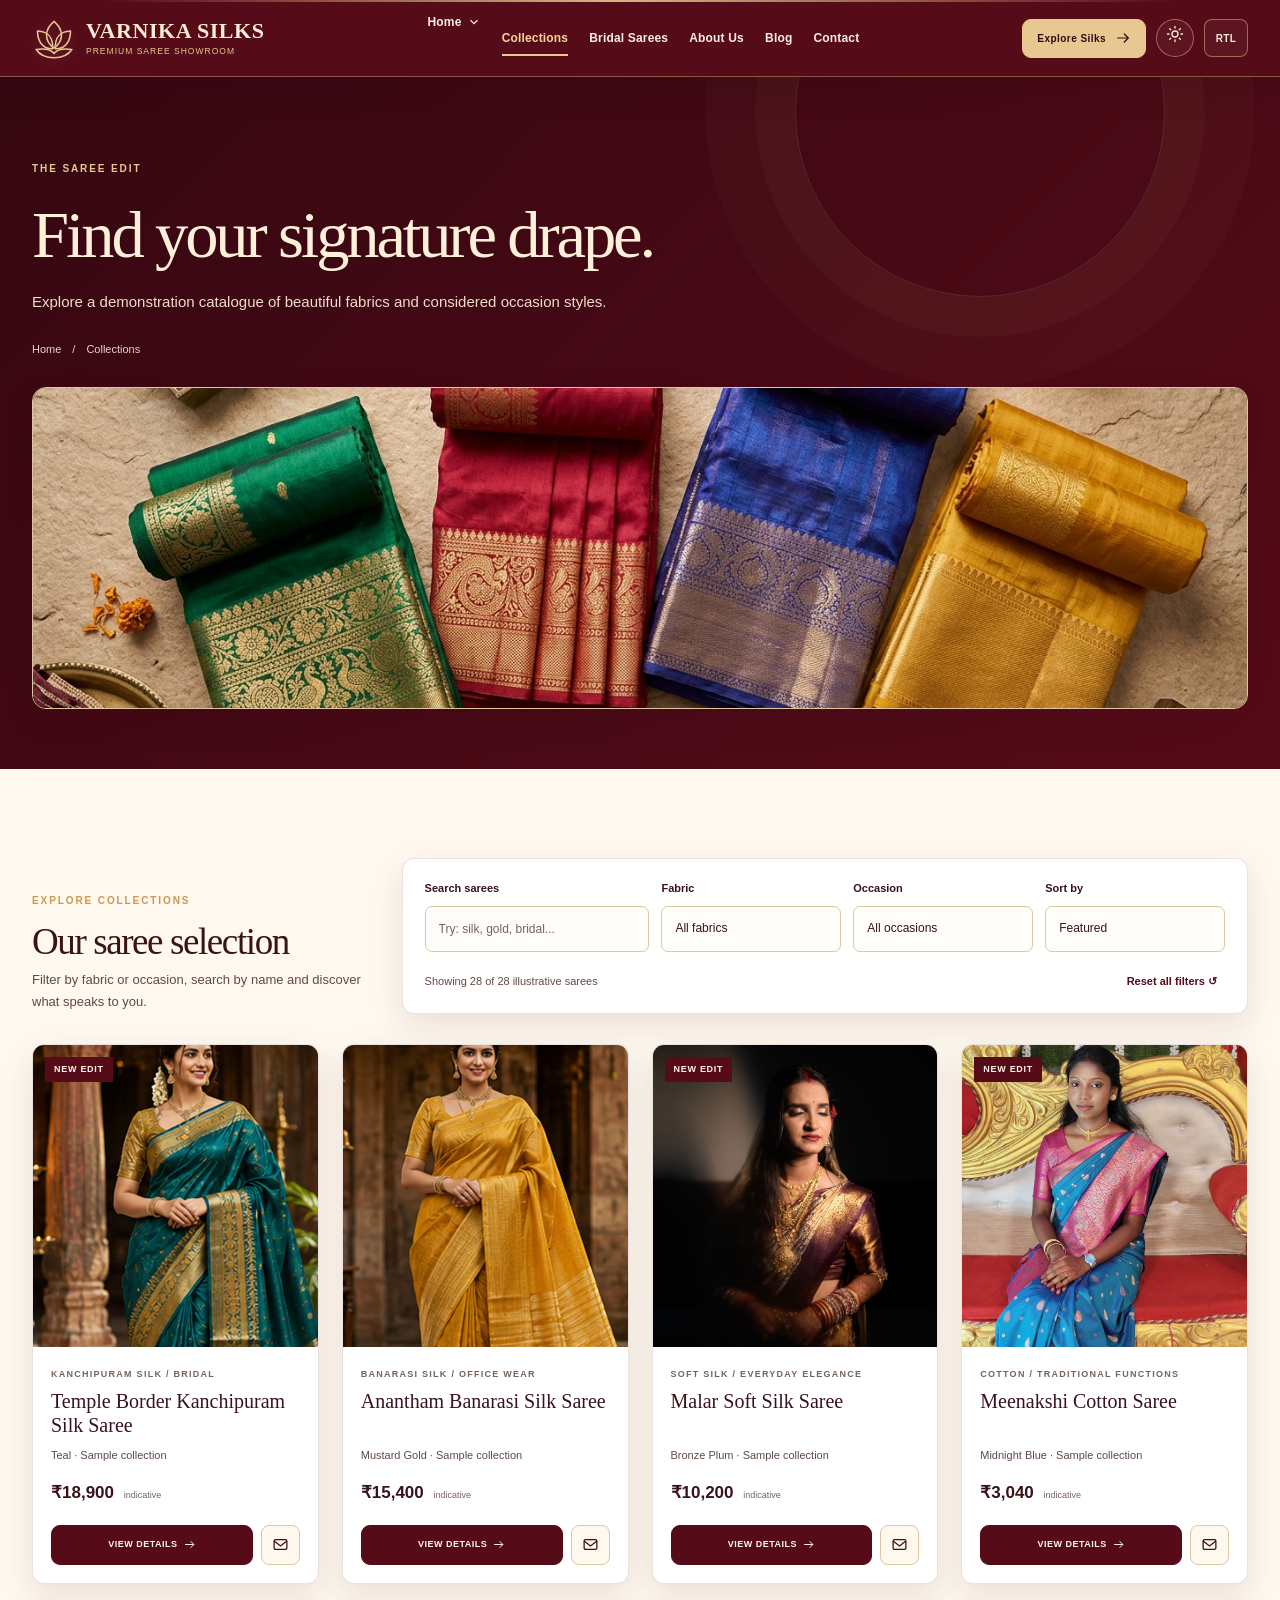
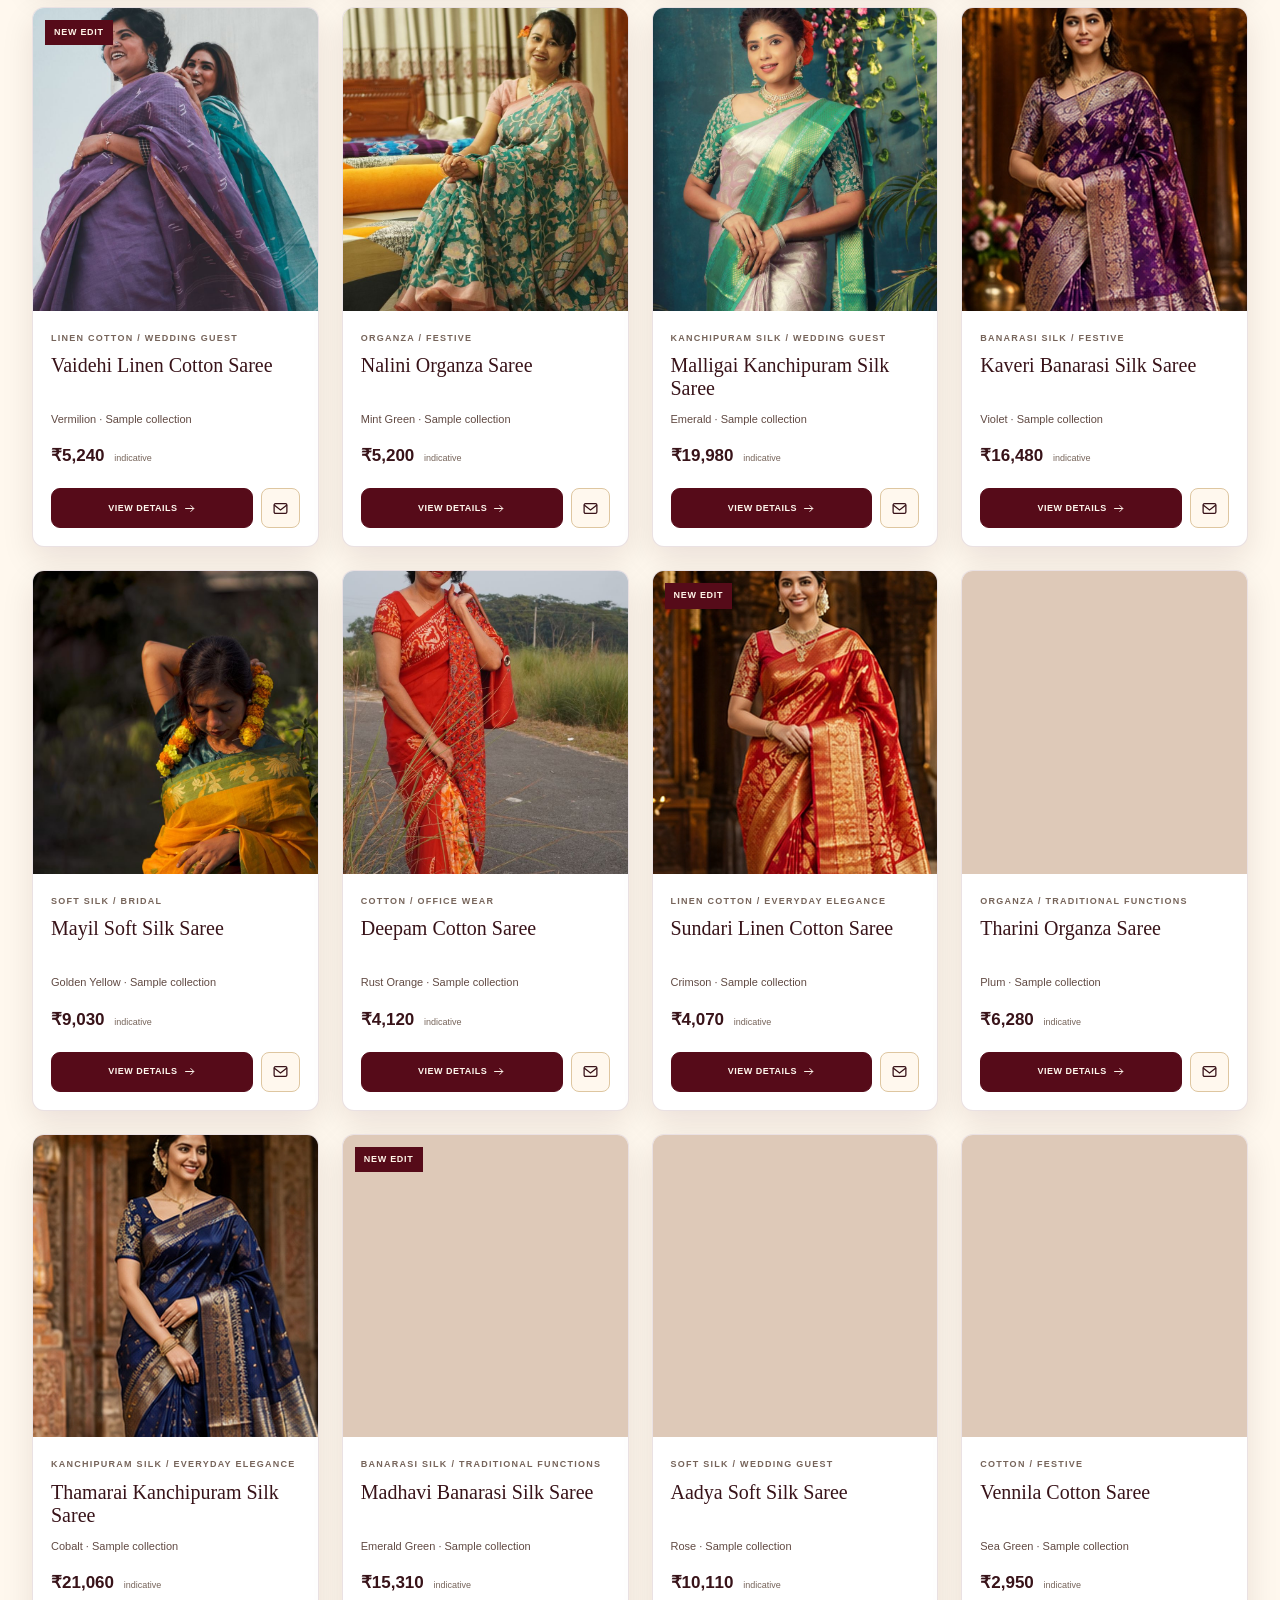
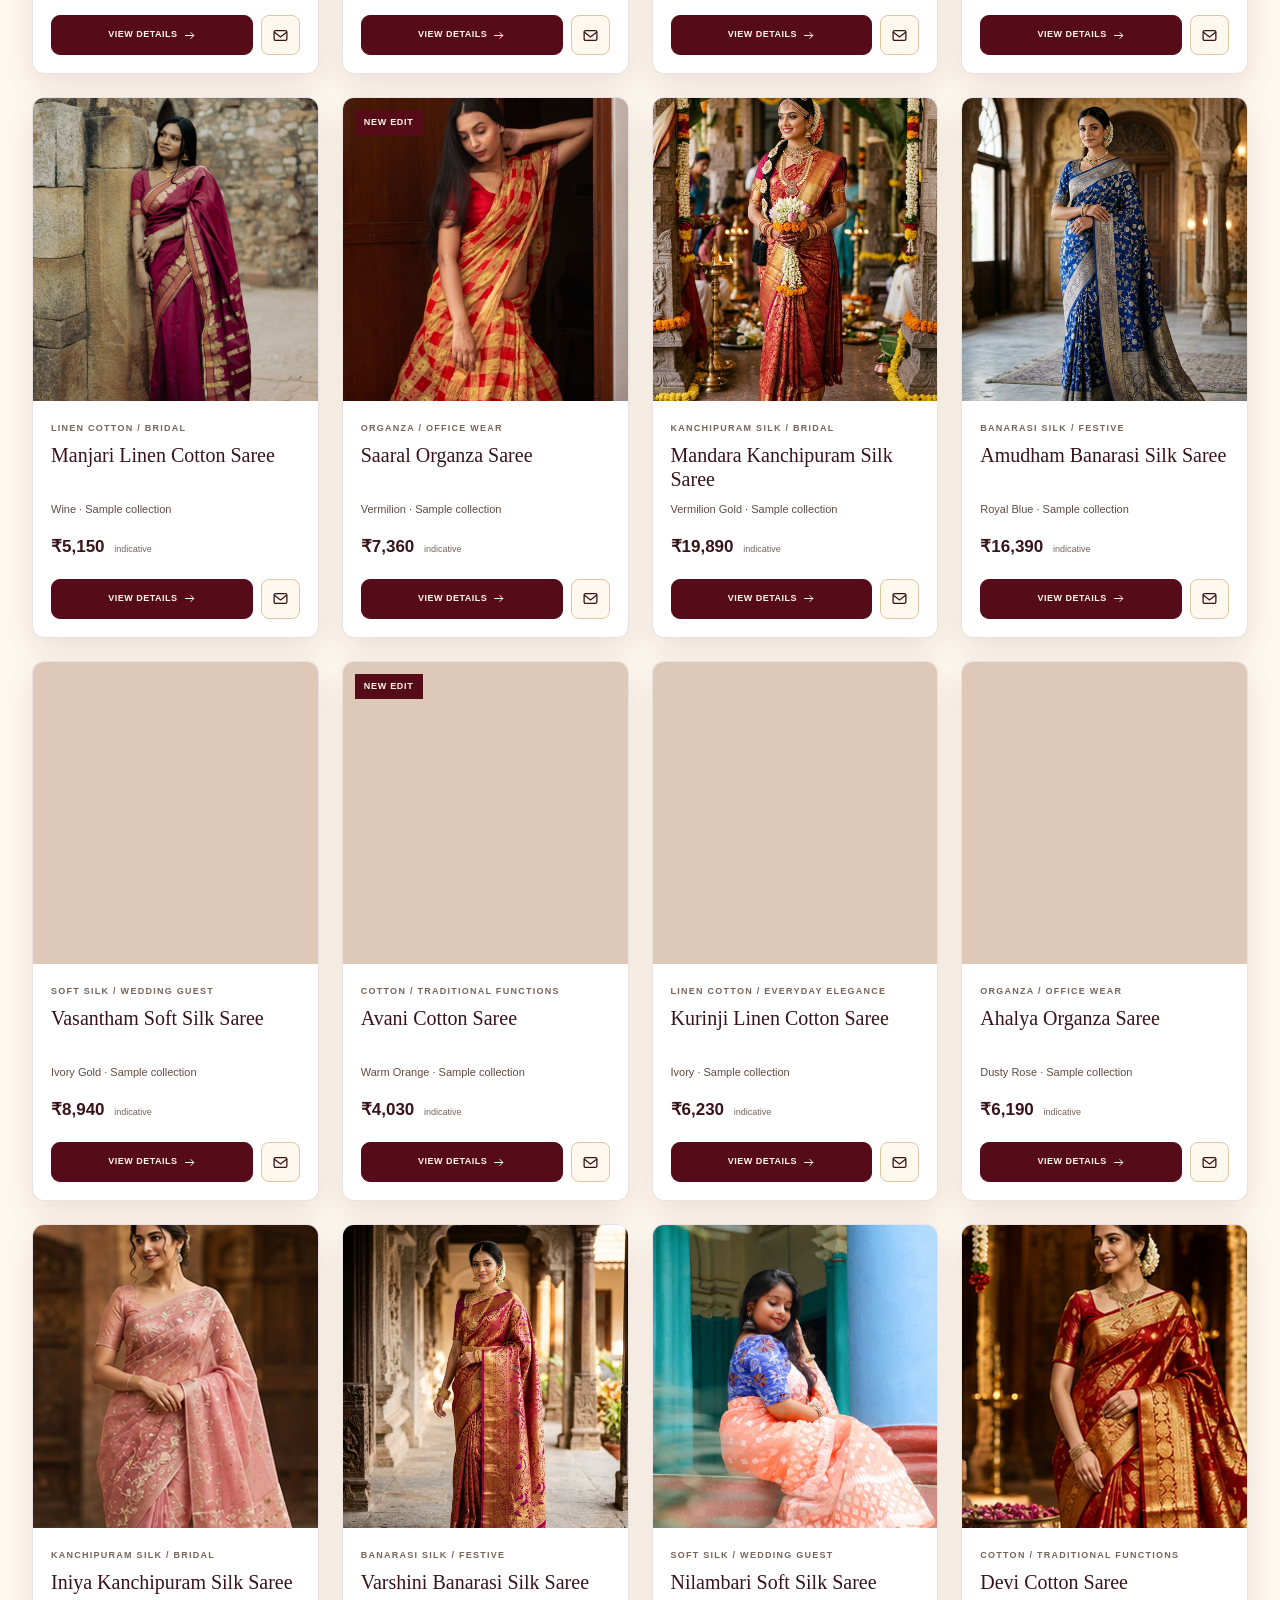
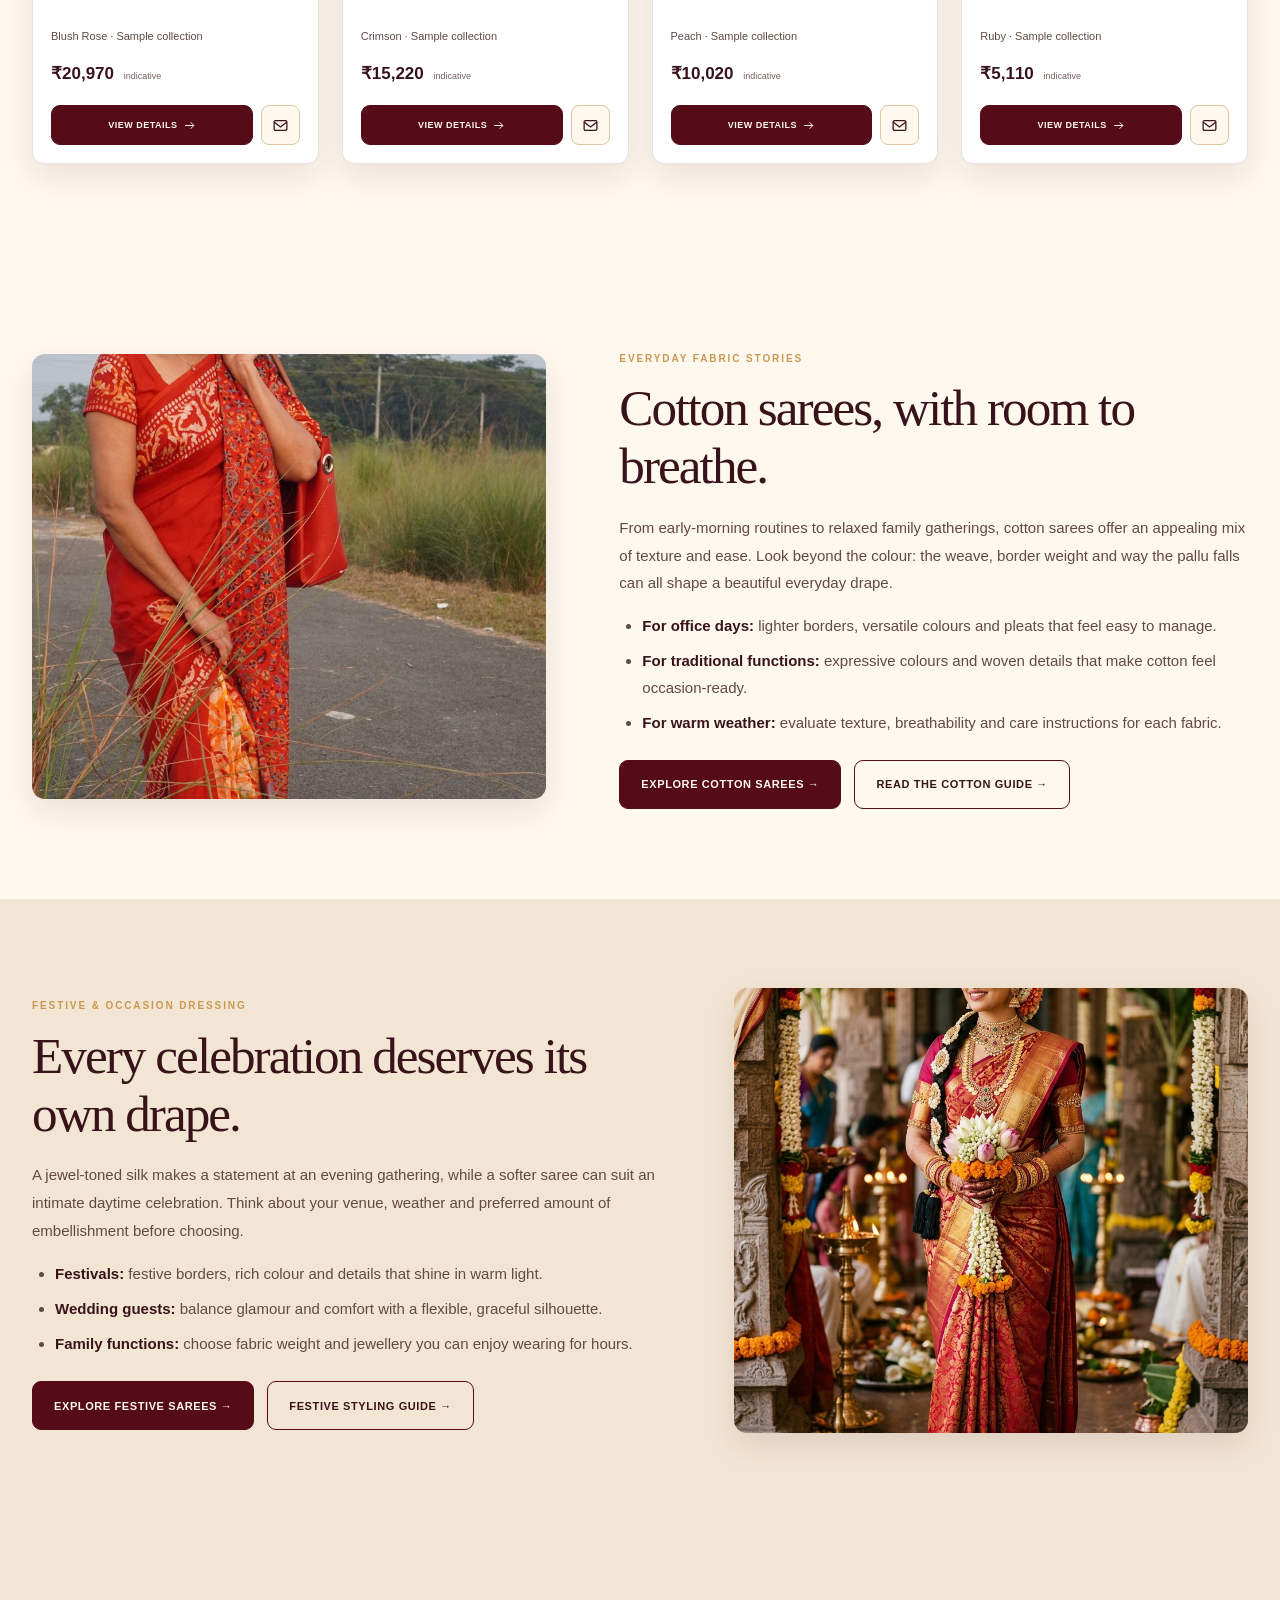
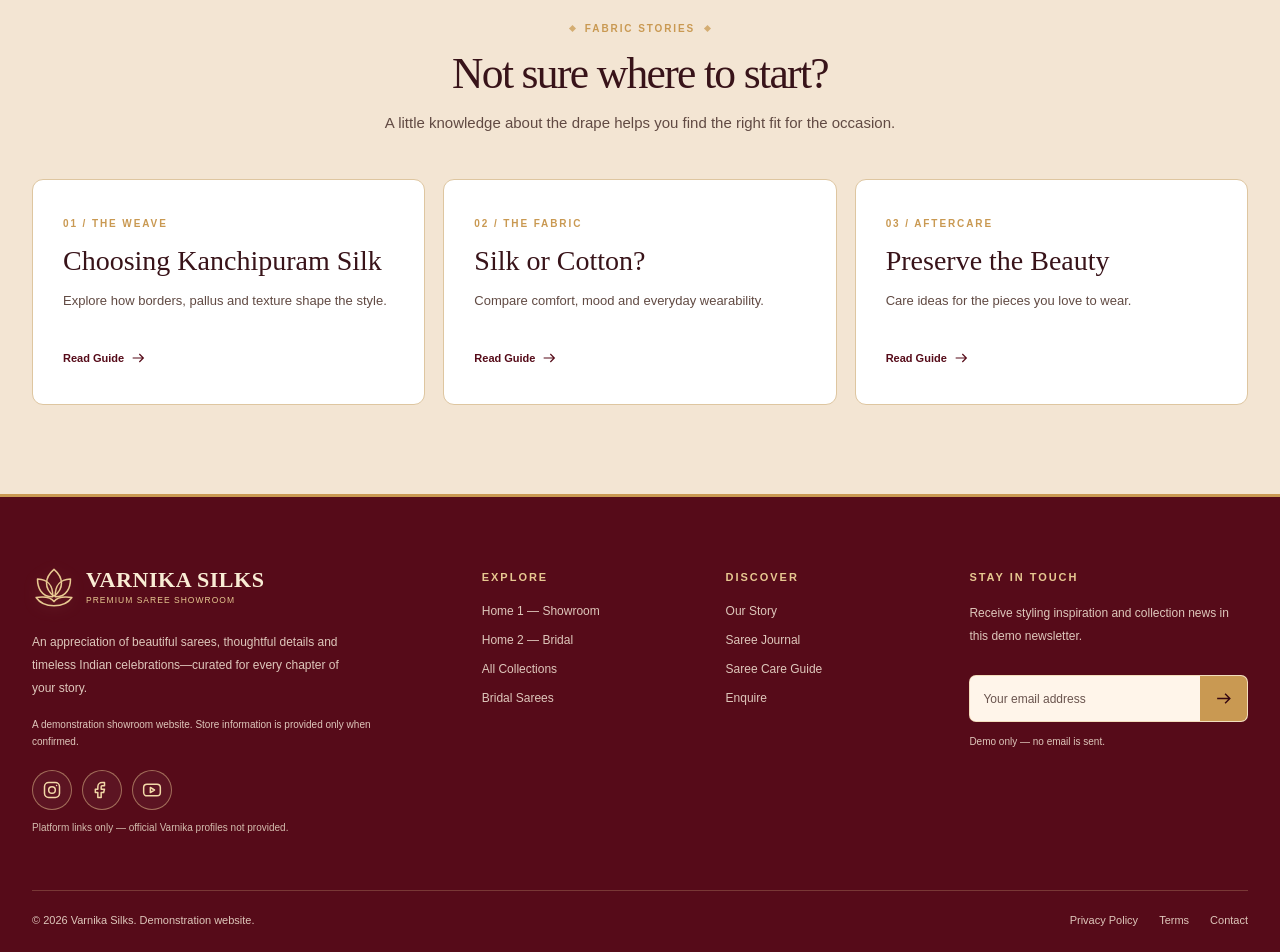
<file: Varnika_Silks/collections.html>
<!DOCTYPE html>

<html data-theme="light" dir="ltr" lang="en"><head><meta charset="utf-8"/><meta content="width=device-width,initial-scale=1" name="viewport"/><title>Saree Collections | Varnika Silks</title><meta content="Explore Varnika Silks demonstration saree collection by fabric, occasion, colour and price with product detail views." name="description"/><meta content="#560B19" name="theme-color"/><meta content="website" property="og:type"/><meta content="Varnika Silks" property="og:site_name"/><meta content="Saree Collections" property="og:title"/><meta content="Explore Varnika Silks demonstration saree collection by fabric, occasion, colour and price with product detail views." property="og:description"/><link href="assets/icons/favicon.svg" rel="icon" type="image/svg+xml"/><link href="assets/css/style.css" rel="stylesheet"/><script>(function(){try{var t=localStorage.getItem('varnika_theme'),d=localStorage.getItem('varnika_dir');document.documentElement.setAttribute('data-theme',t==='dark'?'dark':'light');document.documentElement.setAttribute('dir',d==='rtl'?'rtl':'ltr');}catch(e){}})();</script><script defer="" src="assets/js/data.js"></script><script defer="" src="assets/js/app.js"></script></head><body data-page="collections"><a class="skip-link" href="#main-content">Skip to content</a>
<header class="site-header" id="site-header"><div class="container header-inner">
<a aria-label="Varnika Silks home" class="brand" href="index.html"><svg aria-hidden="true" class="brand-lotus" fill="none" stroke="currentColor" stroke-linejoin="round" stroke-width="2.2" viewbox="0 0 64 60"><path d="M32 44C17 33 18 17 32 5c14 12 15 28 0 39Z"></path><path d="M30 45C13 45 8 31 8 19c15 1 23 8 22 26Zm4 0c17 0 22-14 22-26-15 1-23 8-22 26Z"></path><path d="M6 46c15-2 22 0 26 6 4-6 11-8 26-6-6 9-15 12-26 12C21 58 12 55 6 46Z"></path></svg><span class="brand-words"><b>VARNIKA SILKS</b><small>Premium Saree Showroom</small></span></a>
<nav aria-label="Primary navigation" class="desktop-nav"><details class="home-dropdown"><summary class="">Home <svg aria-hidden="true" class="chevron" fill="none" stroke="currentColor" stroke-width="2" viewbox="0 0 24 24"><path d="m6 9 6 6 6-6"></path></svg></summary><div class="nav-menu-panel"><a href="index.html">Heritage Saree Showroom</a><a href="home2.html">Bridal &amp; Muhurtham Silks</a></div></details>
<a aria-current="page" class="active" href="collections.html">Collections</a>
<a class="" href="bridal-sarees.html">Bridal Sarees</a>
<a class="" href="about.html">About Us</a>
<a class="" href="blog.html">Blog</a>
<a class="" href="contact.html">Contact</a>
</nav><div class="header-actions"><a aria-label="Explore Varnika Silks saree collections" class="nav-feature-cta" href="collections.html">Explore Silks <svg aria-hidden="true" fill="none" stroke="currentColor" stroke-linecap="round" stroke-linejoin="round" stroke-width="1.8" viewbox="0 0 24 24"><path d="M4 12h16m-6-6 6 6-6 6"></path></svg></a><button aria-label="Switch to dark mode" class="header-icon theme-toggle" data-theme-toggle="" title="Toggle light/dark mode" type="button"><span class="sun-icon"><svg aria-hidden="true" fill="none" stroke="currentColor" stroke-linecap="round" stroke-width="1.8" viewbox="0 0 24 24"><circle cx="12" cy="12" r="4"></circle><path d="M12 2v2m0 16v2M4.93 4.93l1.4 1.4m11.34 11.34 1.4 1.4M2 12h2m16 0h2M4.93 19.07l1.4-1.4M17.67 6.33l1.4-1.4"></path></svg></span><span class="moon-icon"><svg aria-hidden="true" fill="none" stroke="currentColor" stroke-width="1.8" viewbox="0 0 24 24"><path d="M20.5 14.5A8.5 8.5 0 0 1 9.5 3.5a8.5 8.5 0 1 0 11 11Z"></path></svg></span></button><button aria-label="Switch text direction" class="header-icon direction-toggle" data-direction-toggle="" type="button">RTL</button><button aria-controls="mobile-nav" aria-expanded="false" aria-label="Open navigation" class="header-icon menu-toggle" id="menu-toggle" type="button"><svg aria-hidden="true" class="menu-icon-bars" fill="none" stroke="currentColor" stroke-linecap="round" stroke-width="2" viewbox="0 0 24 24"><path d="M4 7h16M4 12h16M4 17h16"></path></svg><svg aria-hidden="true" class="menu-icon-close" fill="none" stroke="currentColor" stroke-linecap="round" stroke-width="2" viewbox="0 0 24 24"><path d="M5 5l14 14M19 5L5 19"></path></svg></button></div>
</div><nav aria-label="Mobile navigation" class="mobile-nav" hidden="" id="mobile-nav"><div class="container mobile-nav-inner"><span class="mobile-nav-label">DISCOVER VARNIKA</span><a href="index.html">Home 1 — Heritage Showroom</a><a href="home2.html">Home 2 — Bridal &amp; Muhurtham</a><a aria-current="page" class="is-current" href="collections.html">Collections</a><a href="bridal-sarees.html">Bridal Sarees</a><a href="about.html">About Us</a><a href="blog.html">Blog</a><a href="contact.html">Contact</a><a class="mobile-feature-cta" href="collections.html">Explore the Collections <svg aria-hidden="true" fill="none" stroke="currentColor" stroke-linecap="round" stroke-linejoin="round" stroke-width="1.8" viewbox="0 0 24 24"><path d="M4 12h16m-6-6 6 6-6 6"></path></svg></a><div class="mobile-controls"><button class="btn btn-outline btn-sm" data-theme-toggle="" type="button"><svg aria-hidden="true" fill="none" stroke="currentColor" stroke-linecap="round" stroke-width="1.8" viewbox="0 0 24 24"><circle cx="12" cy="12" r="4"></circle><path d="M12 2v2m0 16v2M4.93 4.93l1.4 1.4m11.34 11.34 1.4 1.4M2 12h2m16 0h2M4.93 19.07l1.4-1.4M17.67 6.33l1.4-1.4"></path></svg> <span data-theme-label="">Switch theme</span></button><button class="btn btn-outline btn-sm" data-direction-toggle="" type="button"><svg aria-hidden="true" fill="none" stroke="currentColor" stroke-linecap="round" stroke-linejoin="round" stroke-width="1.8" viewbox="0 0 24 24"><path d="m8 8-4 4 4 4m-4-4h16m-4-4 4 4-4 4"></path></svg><span data-dir-label="">Switch to RTL</span></button></div></div></nav></header><main id="main-content"><section class="inner-hero"><div class="container"><span class="eyebrow">THE SAREE EDIT</span><h1>Find your signature drape.</h1><p>Explore a demonstration catalogue of beautiful fabrics and considered occasion styles.</p><div class="breadcrumbs"><a href="index.html">Home</a><span>/</span>Collections</div><div class="page-banner-wrap"><img alt="Artfully arranged flat-lay display of luxury handwoven silk sarees in jewel tones with gold zari borders" decoding="async" loading="eager" src="assets/images/collections-hero-banner.jpg"/></div></div></section><section class="section catalogue-section"><div class="container"><div class="catalogue-tools"><div class="catalogue-intro"><span class="eyebrow">EXPLORE COLLECTIONS</span><h2>Our saree selection</h2><p>Filter by fabric or occasion, search by name and discover what speaks to you.</p></div><div class="filter-box"><div class="filters-grid"><div class="field"><label for="filter-search">Search sarees</label><input autocomplete="off" id="filter-search" placeholder="Try: silk, gold, bridal..." type="search"/></div><div class="field"><label for="filter-fabric">Fabric</label><select id="filter-fabric"><option value="">All fabrics</option><option>Kanchipuram Silk</option><option>Banarasi Silk</option><option>Soft Silk</option><option>Cotton</option><option>Linen Cotton</option><option>Organza</option></select></div><div class="field"><label for="filter-occasion">Occasion</label><select id="filter-occasion"><option value="">All occasions</option><option>Bridal</option><option>Festive</option><option>Wedding Guest</option><option>Traditional Functions</option><option>Everyday Elegance</option><option>Office Wear</option></select></div><div class="field"><label for="filter-sort">Sort by</label><select id="filter-sort"><option value="featured">Featured</option><option value="price-asc">Price: Low to High</option><option value="price-desc">Price: High to Low</option><option value="az">Name: A to Z</option></select></div></div><div class="filters-bottom"><span id="product-count" role="status">Loading collection...</span><button class="filter-reset" id="filter-reset" type="button">Reset all filters ↺</button></div></div></div><div aria-live="polite" class="product-grid product-grid-four" id="catalogue-grid"></div><div class="empty-state" hidden="" id="catalogue-empty"><span>✧</span><h3>No matching sarees found</h3><p>Try another fabric, occasion or search phrase.</p><button class="btn btn-primary" id="empty-reset" type="button">Show All Sarees <svg aria-hidden="true" fill="none" stroke="currentColor" stroke-width="1.8" viewbox="0 0 24 24"><path d="M4 12h16m-6-6 6 6-6 6"></path></svg></button></div></div></section><section aria-labelledby="fabric-cotton-heading" class="section collection-knowledge"><div class="container"><div class="collection-story-layout"><div class="collection-story-picture"><img alt="Close-up of patterned cotton saree border and woven texture" decoding="async" loading="lazy" src="assets/images/category-cotton.jpg"/></div><div class="collection-story-text"><span class="eyebrow">EVERYDAY FABRIC STORIES</span><h2 id="fabric-cotton-heading">Cotton sarees, with room to breathe.</h2><p>From early-morning routines to relaxed family gatherings, cotton sarees offer an appealing mix of texture and ease. Look beyond the colour: the weave, border weight and way the pallu falls can all shape a beautiful everyday drape.</p><ul><li><strong>For office days:</strong> lighter borders, versatile colours and pleats that feel easy to manage.</li><li><strong>For traditional functions:</strong> expressive colours and woven details that make cotton feel occasion-ready.</li><li><strong>For warm weather:</strong> evaluate texture, breathability and care instructions for each fabric.</li></ul><div class="story-links"><a class="btn btn-primary" href="collections.html?fabric=Cotton">Explore Cotton Sarees →</a><a class="btn btn-outline" href="blog-details.html?article=cotton-for-warm-days">Read the Cotton Guide →</a></div></div></div></div></section><section aria-labelledby="festive-edit-heading" class="section section-soft collection-knowledge"><div class="container"><div class="collection-story-layout reversed"><div class="collection-story-picture"><img alt="Festive gold and red silk saree with intricate ceremonial pattern" decoding="async" loading="lazy" src="assets/images/bridal-gallery-jewel.jpg"/></div><div class="collection-story-text"><span class="eyebrow">FESTIVE &amp; OCCASION DRESSING</span><h2 id="festive-edit-heading">Every celebration deserves its own drape.</h2><p>A jewel-toned silk makes a statement at an evening gathering, while a softer saree can suit an intimate daytime celebration. Think about your venue, weather and preferred amount of embellishment before choosing.</p><ul><li><strong>Festivals:</strong> festive borders, rich colour and details that shine in warm light.</li><li><strong>Wedding guests:</strong> balance glamour and comfort with a flexible, graceful silhouette.</li><li><strong>Family functions:</strong> choose fabric weight and jewellery you can enjoy wearing for hours.</li></ul><div class="story-links"><a class="btn btn-primary" href="collections.html?occasion=Festive">Explore Festive Sarees →</a><a class="btn btn-outline" href="blog-details.html?article=festive-saree-styling">Festive Styling Guide →</a></div></div></div></div></section><section class="section section-soft"><div class="container"><div class="section-heading"><span class="eyebrow"><span class="tiny-diamond"></span>FABRIC STORIES<span class="tiny-diamond"></span></span><h2>Not sure where to start?</h2><p>A little knowledge about the drape helps you find the right fit for the occasion.</p></div><div class="value-grid"><a class="value-card value-link" href="blog-details.html?article=choosing-kanchipuram-silk"><span class="eyebrow">01 / THE WEAVE</span><h3>Choosing Kanchipuram Silk</h3><p>Explore how borders, pallus and texture shape the style.</p><b>Read Guide <svg aria-hidden="true" fill="none" stroke="currentColor" stroke-width="1.8" viewbox="0 0 24 24"><path d="M4 12h16m-6-6 6 6-6 6"></path></svg></b></a><a class="value-card value-link" href="blog-details.html?article=silk-vs-cotton"><span class="eyebrow">02 / THE FABRIC</span><h3>Silk or Cotton?</h3><p>Compare comfort, mood and everyday wearability.</p><b>Read Guide <svg aria-hidden="true" fill="none" stroke="currentColor" stroke-width="1.8" viewbox="0 0 24 24"><path d="M4 12h16m-6-6 6 6-6 6"></path></svg></b></a><a class="value-card value-link" href="blog-details.html?article=silk-care"><span class="eyebrow">03 / AFTERCARE</span><h3>Preserve the Beauty</h3><p>Care ideas for the pieces you love to wear.</p><b>Read Guide <svg aria-hidden="true" fill="none" stroke="currentColor" stroke-width="1.8" viewbox="0 0 24 24"><path d="M4 12h16m-6-6 6 6-6 6"></path></svg></b></a></div></div></section></main><footer class="site-footer"><div class="container"><div class="footer-grid"><div class="footer-about"><a aria-label="Varnika Silks home" class="brand brand-footer" href="index.html"><svg aria-hidden="true" class="brand-lotus" fill="none" stroke="currentColor" stroke-linejoin="round" stroke-width="2.2" viewbox="0 0 64 60"><path d="M32 44C17 33 18 17 32 5c14 12 15 28 0 39Z"></path><path d="M30 45C13 45 8 31 8 19c15 1 23 8 22 26Zm4 0c17 0 22-14 22-26-15 1-23 8-22 26Z"></path><path d="M6 46c15-2 22 0 26 6 4-6 11-8 26-6-6 9-15 12-26 12C21 58 12 55 6 46Z"></path></svg><span class="brand-words"><b>VARNIKA SILKS</b><small>Premium Saree Showroom</small></span></a><p>An appreciation of beautiful sarees, thoughtful details and timeless Indian celebrations—curated for every chapter of your story.</p><div class="footer-note">A demonstration showroom website. Store information is provided only when confirmed.</div><div aria-label="Social platform links" class="footer-social"><a aria-label="Instagram website" href="https://www.instagram.com/" rel="noopener noreferrer" target="_blank" title="Instagram"><svg aria-hidden="true" fill="none" stroke="currentColor" stroke-linecap="round" stroke-linejoin="round" stroke-width="1.8" viewbox="0 0 24 24"><rect height="18" rx="5" width="18" x="3" y="3"></rect><circle cx="12" cy="12" r="4"></circle><path d="M17.5 6.5h.01"></path></svg></a><a aria-label="Facebook website" href="https://www.facebook.com/" rel="noopener noreferrer" target="_blank" title="Facebook"><svg aria-hidden="true" fill="none" stroke="currentColor" stroke-linecap="round" stroke-linejoin="round" stroke-width="1.8" viewbox="0 0 24 24"><path d="M15 3h-3a5 5 0 0 0-5 5v3H4v4h3v6h4v-6h3l1-4h-4V8a1 1 0 0 1 1-1h3V3Z"></path></svg></a><a aria-label="YouTube website" href="https://www.youtube.com/" rel="noopener noreferrer" target="_blank" title="YouTube"><svg aria-hidden="true" fill="none" stroke="currentColor" stroke-linecap="round" stroke-linejoin="round" stroke-width="1.8" viewbox="0 0 24 24"><rect height="14" rx="4" width="20" x="2" y="5"></rect><path d="m10 9 5 3-5 3V9Z"></path></svg></a></div><span class="footer-social-caption">Platform links only — official Varnika profiles not provided.</span></div><div class="footer-col"><h3>Explore</h3><a href="index.html">Home 1 — Showroom</a><a href="home2.html">Home 2 — Bridal</a><a href="collections.html">All Collections</a><a href="bridal-sarees.html">Bridal Sarees</a></div><div class="footer-col"><h3>Discover</h3><a href="about.html">Our Story</a><a href="blog.html">Saree Journal</a><a href="blog-details.html?article=silk-care">Saree Care Guide</a><a href="contact.html#contact-form">Enquire</a></div><div class="footer-col"><h3>Stay in Touch</h3><p>Receive styling inspiration and collection news in this demo newsletter.</p><form class="newsletter-form" id="newsletter-form" novalidate=""><label class="sr-only" for="newsletter-email">Email address</label><input autocomplete="email" id="newsletter-email" placeholder="Your email address" required="" type="email"/><button aria-label="Subscribe to demo newsletter" type="submit"><svg aria-hidden="true" fill="none" stroke="currentColor" stroke-width="1.8" viewbox="0 0 24 24"><path d="M4 12h16m-6-6 6 6-6 6"></path></svg></button></form><span class="footer-mini">Demo only — no email is sent.</span></div></div><div class="footer-bottom"><span>© <span id="copyright-year">2026</span> Varnika Silks. Demonstration website.</span><div><a href="privacy.html">Privacy Policy</a><a href="terms.html">Terms</a><a href="contact.html">Contact</a></div></div></div></footer><div aria-atomic="true" aria-live="polite" class="toast" id="site-toast" role="status"></div></body></html>
</file>
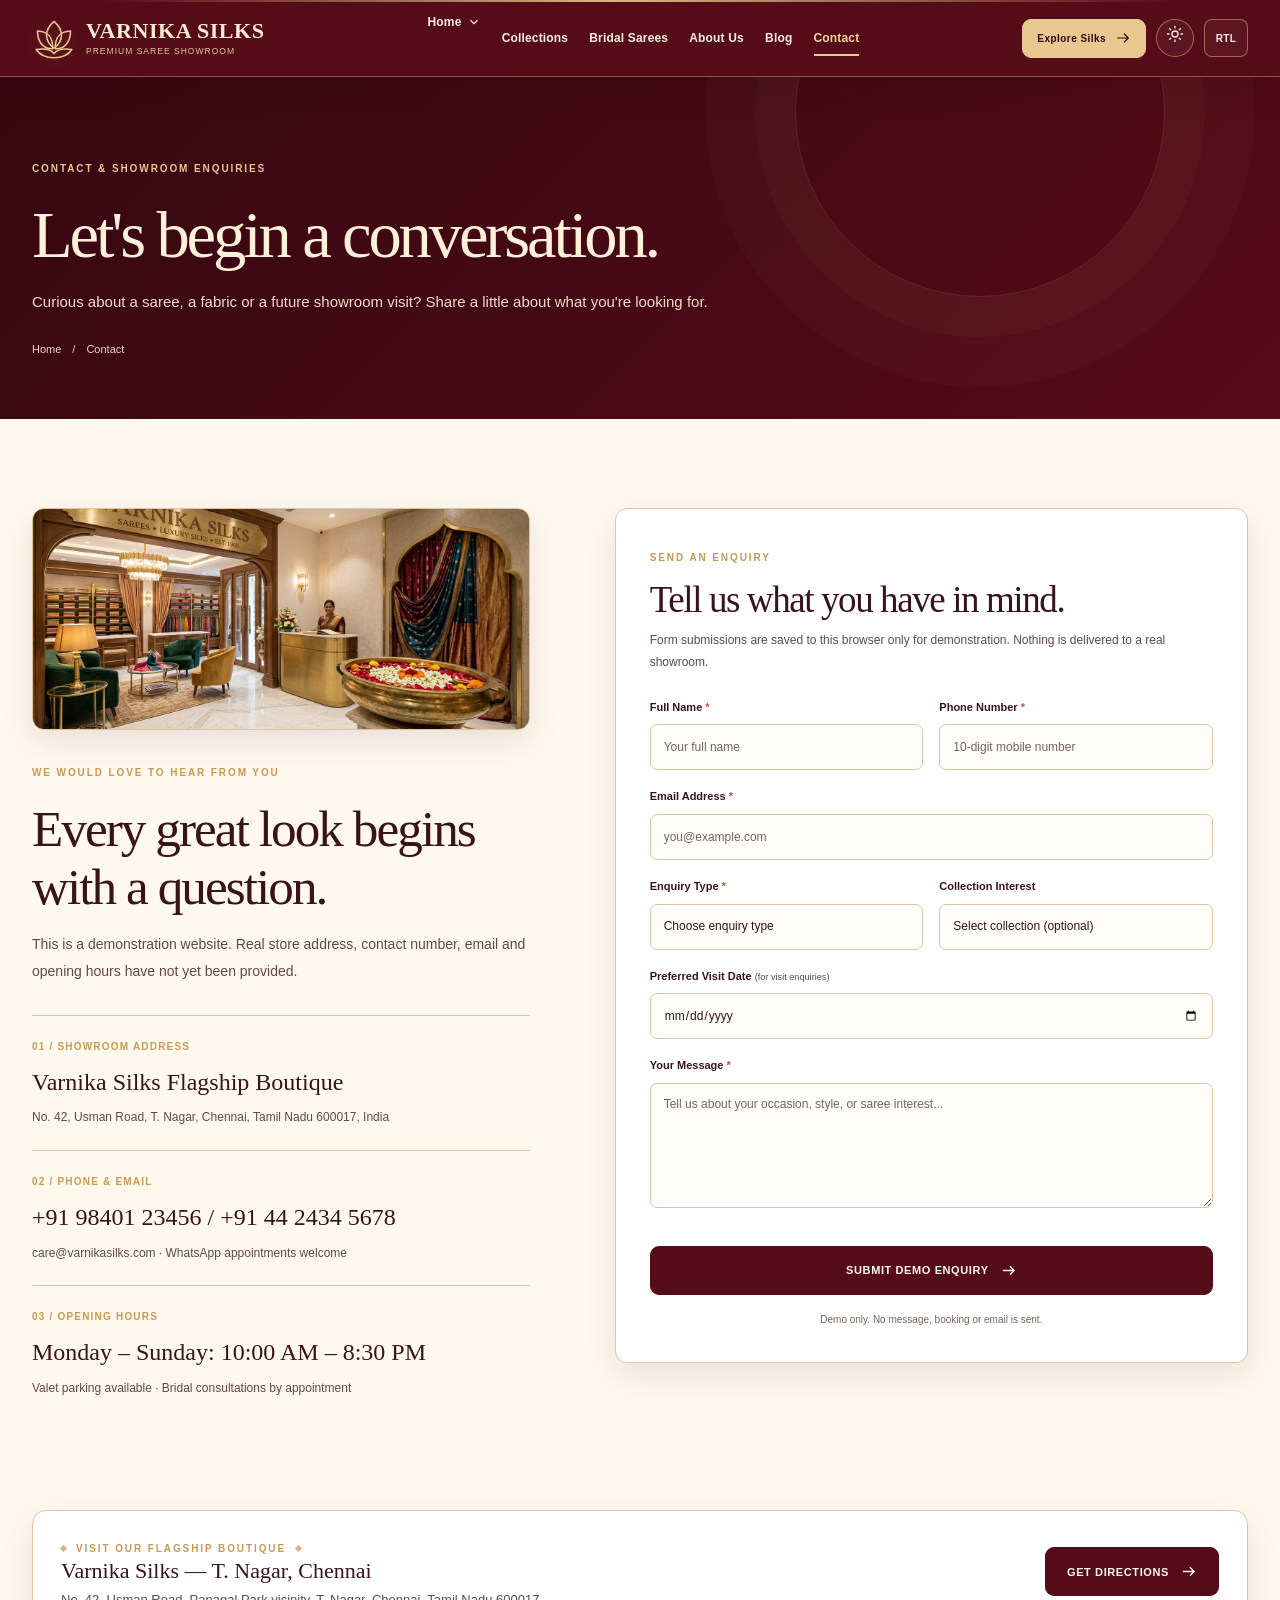
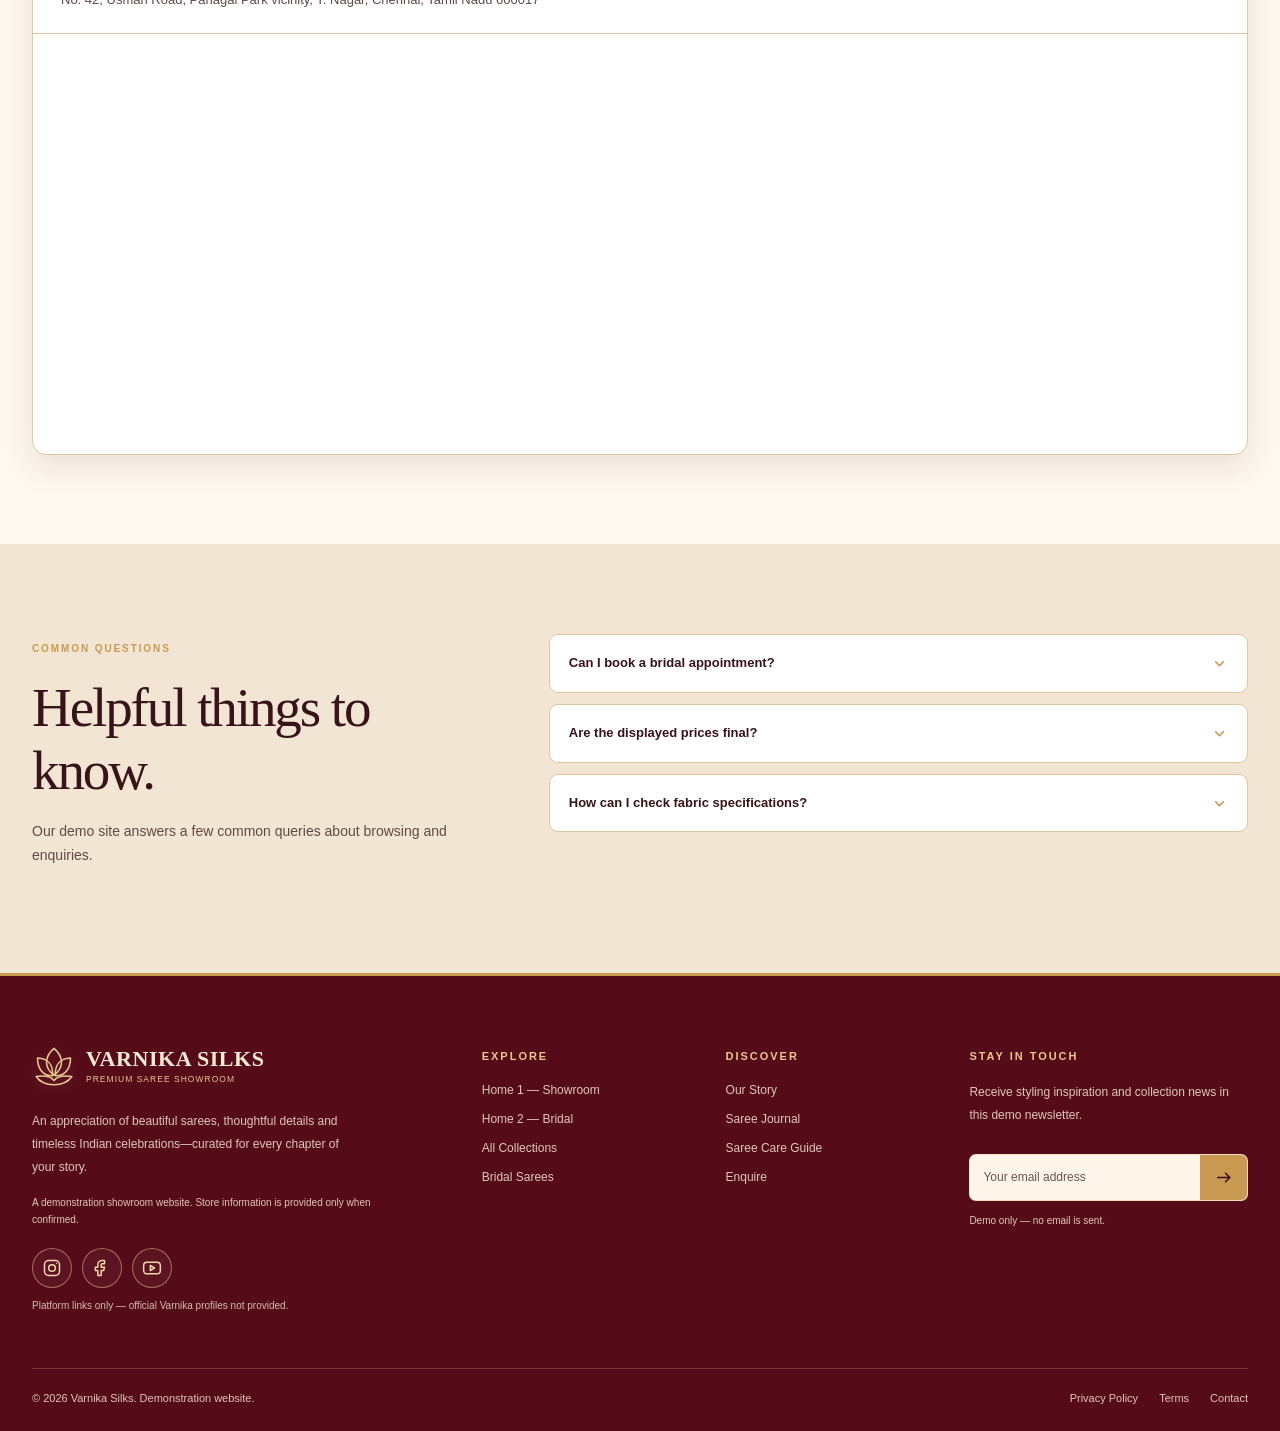
<file: Varnika_Silks/contact.html>
<!DOCTYPE html>
<html data-theme="light" dir="ltr" lang="en"><head><meta charset="utf-8"/><meta content="width=device-width,initial-scale=1" name="viewport"/><title>Contact &amp; Showroom Enquiries | Varnika Silks</title><meta content="Contact Varnika Silks through an accessible demonstration enquiry form for bridal sarees, products and showroom visits." name="description"/><meta content="#560B19" name="theme-color"/><meta content="website" property="og:type"/><meta content="Varnika Silks" property="og:site_name"/><meta content="Contact &amp; Showroom Enquiries" property="og:title"/><meta content="Contact Varnika Silks through an accessible demonstration enquiry form for bridal sarees, products and showroom visits." property="og:description"/><link href="assets/icons/favicon.svg" rel="icon" type="image/svg+xml"/><link href="assets/css/style.css" rel="stylesheet"/><script>(function(){try{var t=localStorage.getItem('varnika_theme'),d=localStorage.getItem('varnika_dir');document.documentElement.setAttribute('data-theme',t==='dark'?'dark':'light');document.documentElement.setAttribute('dir',d==='rtl'?'rtl':'ltr');}catch(e){}})();</script><script defer="" src="assets/js/data.js"></script><script defer="" src="assets/js/app.js"></script></head><body data-page="contact"><a class="skip-link" href="#main-content">Skip to content</a>
<header class="site-header" id="site-header"><div class="container header-inner">
<a aria-label="Varnika Silks home" class="brand" href="index.html"><svg aria-hidden="true" class="brand-lotus" fill="none" stroke="currentColor" stroke-linejoin="round" stroke-width="2.2" viewbox="0 0 64 60"><path d="M32 44C17 33 18 17 32 5c14 12 15 28 0 39Z"></path><path d="M30 45C13 45 8 31 8 19c15 1 23 8 22 26Zm4 0c17 0 22-14 22-26-15 1-23 8-22 26Z"></path><path d="M6 46c15-2 22 0 26 6 4-6 11-8 26-6-6 9-15 12-26 12C21 58 12 55 6 46Z"></path></svg><span class="brand-words"><b>VARNIKA SILKS</b><small>Premium Saree Showroom</small></span></a>
<nav aria-label="Primary navigation" class="desktop-nav"><details class="home-dropdown"><summary class="">Home <svg aria-hidden="true" class="chevron" fill="none" stroke="currentColor" stroke-width="2" viewbox="0 0 24 24"><path d="m6 9 6 6 6-6"></path></svg></summary><div class="nav-menu-panel"><a href="index.html">Heritage Saree Showroom</a><a href="home2.html">Bridal &amp; Muhurtham Silks</a></div></details>
<a class="" href="collections.html">Collections</a>
<a class="" href="bridal-sarees.html">Bridal Sarees</a>
<a class="" href="about.html">About Us</a>
<a class="" href="blog.html">Blog</a>
<a aria-current="page" class="active" href="contact.html">Contact</a>
</nav><div class="header-actions"><a aria-label="Explore Varnika Silks saree collections" class="nav-feature-cta" href="collections.html">Explore Silks <svg aria-hidden="true" fill="none" stroke="currentColor" stroke-linecap="round" stroke-linejoin="round" stroke-width="1.8" viewbox="0 0 24 24"><path d="M4 12h16m-6-6 6 6-6 6"></path></svg></a><button aria-label="Switch to dark mode" class="header-icon theme-toggle" data-theme-toggle="" title="Toggle light/dark mode" type="button"><span class="sun-icon"><svg aria-hidden="true" fill="none" stroke="currentColor" stroke-linecap="round" stroke-width="1.8" viewbox="0 0 24 24"><circle cx="12" cy="12" r="4"></circle><path d="M12 2v2m0 16v2M4.93 4.93l1.4 1.4m11.34 11.34 1.4 1.4M2 12h2m16 0h2M4.93 19.07l1.4-1.4M17.67 6.33l1.4-1.4"></path></svg></span><span class="moon-icon"><svg aria-hidden="true" fill="none" stroke="currentColor" stroke-width="1.8" viewbox="0 0 24 24"><path d="M20.5 14.5A8.5 8.5 0 0 1 9.5 3.5a8.5 8.5 0 1 0 11 11Z"></path></svg></span></button><button aria-label="Switch text direction" class="header-icon direction-toggle" data-direction-toggle="" type="button">RTL</button><button aria-controls="mobile-nav" aria-expanded="false" aria-label="Open navigation" class="header-icon menu-toggle" id="menu-toggle" type="button"><svg aria-hidden="true" class="menu-icon-bars" fill="none" stroke="currentColor" stroke-linecap="round" stroke-width="2" viewbox="0 0 24 24"><path d="M4 7h16M4 12h16M4 17h16"></path></svg><svg aria-hidden="true" class="menu-icon-close" fill="none" stroke="currentColor" stroke-linecap="round" stroke-width="2" viewbox="0 0 24 24"><path d="M5 5l14 14M19 5L5 19"></path></svg></button></div>
</div><nav aria-label="Mobile navigation" class="mobile-nav" hidden="" id="mobile-nav"><div class="container mobile-nav-inner"><span class="mobile-nav-label">DISCOVER VARNIKA</span><a href="index.html">Home 1 — Heritage Showroom</a><a href="home2.html">Home 2 — Bridal &amp; Muhurtham</a><a href="collections.html">Collections</a><a href="bridal-sarees.html">Bridal Sarees</a><a href="about.html">About Us</a><a href="blog.html">Blog</a><a aria-current="page" class="is-current" href="contact.html">Contact</a><a class="mobile-feature-cta" href="collections.html">Explore the Collections <svg aria-hidden="true" fill="none" stroke="currentColor" stroke-linecap="round" stroke-linejoin="round" stroke-width="1.8" viewbox="0 0 24 24"><path d="M4 12h16m-6-6 6 6-6 6"></path></svg></a><div class="mobile-controls"><button class="btn btn-outline btn-sm" data-theme-toggle="" type="button"><svg aria-hidden="true" fill="none" stroke="currentColor" stroke-linecap="round" stroke-width="1.8" viewbox="0 0 24 24"><circle cx="12" cy="12" r="4"></circle><path d="M12 2v2m0 16v2M4.93 4.93l1.4 1.4m11.34 11.34 1.4 1.4M2 12h2m16 0h2M4.93 19.07l1.4-1.4M17.67 6.33l1.4-1.4"></path></svg> <span data-theme-label="">Switch theme</span></button><button class="btn btn-outline btn-sm" data-direction-toggle="" type="button"><svg aria-hidden="true" fill="none" stroke="currentColor" stroke-linecap="round" stroke-linejoin="round" stroke-width="1.8" viewbox="0 0 24 24"><path d="m8 8-4 4 4 4m-4-4h16m-4-4 4 4-4 4"></path></svg><span data-dir-label="">Switch to RTL</span></button></div></div></nav></header><main id="main-content"><section class="inner-hero"><div class="container"><span class="eyebrow">CONTACT &amp; SHOWROOM ENQUIRIES</span><h1>Let's begin a conversation.</h1><p>Curious about a saree, a fabric or a future showroom visit? Share a little about what you're looking for.</p><div class="breadcrumbs"><a href="index.html">Home</a><span>/</span>Contact</div></div></section><section class="section contact-section"><div class="container contact-grid"><div class="contact-info"><div class="contact-image-card"><img alt="Varnika Silks boutique showroom entrance and reception lounge with brass signage and floral urli bowl" decoding="async" loading="eager" src="assets/images/contact-showroom.jpg"/></div><span class="eyebrow">WE WOULD LOVE TO HEAR FROM YOU</span><h2>Every great look begins with a question.</h2><p>This is a demonstration website. Real store address, contact number, email and opening hours have not yet been provided.</p><div class="info-card"><span>01 / SHOWROOM ADDRESS</span><strong>Varnika Silks Flagship Boutique</strong><p>No. 42, Usman Road, T. Nagar, Chennai, Tamil Nadu 600017, India</p></div><div class="info-card"><span>02 / PHONE &amp; EMAIL</span><strong>+91 98401 23456 / +91 44 2434 5678</strong><p>care@varnikasilks.com · WhatsApp appointments welcome</p></div><div class="info-card"><span>03 / OPENING HOURS</span><strong>Monday – Sunday: 10:00 AM – 8:30 PM</strong><p>Valet parking available · Bridal consultations by appointment</p></div></div><div class="contact-form-card" id="contact-form"><span class="eyebrow">SEND AN ENQUIRY</span><h2>Tell us what you have in mind.</h2><p>Form submissions are saved to this browser only for demonstration. Nothing is delivered to a real showroom.</p><form id="enquiry-form" novalidate=""><div class="field-grid"><div class="field"><label for="enq-name">Full Name <b>*</b></label><input autocomplete="name" id="enq-name" minlength="2" name="name" placeholder="Your full name" required="" type="text"/></div><div class="field"><label for="enq-phone">Phone Number <b>*</b></label><input autocomplete="tel" id="enq-phone" inputmode="numeric" name="phone" placeholder="10-digit mobile number" required="" type="tel"/></div></div><div class="field"><label for="enq-email">Email Address <b>*</b></label><input autocomplete="email" id="enq-email" name="email" placeholder="you@example.com" required="" type="email"/></div><div class="field-grid"><div class="field"><label for="enq-type">Enquiry Type <b>*</b></label><select id="enq-type" name="type" required=""><option value="">Choose enquiry type</option><option>Product Enquiry</option><option>Bridal Sarees</option><option>Showroom Visit</option><option>Fabric &amp; Care Advice</option><option>Other</option></select></div><div class="field"><label for="enq-interest">Collection Interest</label><select id="enq-interest" name="interest"><option value="">Select collection (optional)</option><option>Kanchipuram Silk</option><option>Banarasi Silk</option><option>Soft Silk</option><option>Cotton</option><option>Linen Cotton</option><option>Organza</option><option>Bridal Sarees</option><option>Showroom Visit</option></select></div></div><div class="field"><label for="enq-date">Preferred Visit Date <small>(for visit enquiries)</small></label><input id="enq-date" name="date" type="date"/></div><div class="field"><label for="enq-message">Your Message <b>*</b></label><textarea id="enq-message" minlength="10" name="message" placeholder="Tell us about your occasion, style, or saree interest..." required="" rows="5"></textarea></div><div aria-live="polite" class="form-message" id="form-message" role="status"></div><button class="btn btn-primary btn-full" type="submit">Submit Demo Enquiry <svg aria-hidden="true" fill="none" stroke="currentColor" stroke-width="1.8" viewbox="0 0 24 24"><path d="M4 12h16m-6-6 6 6-6 6"></path></svg></button><small class="helper-text">Demo only. No message, booking or email is sent.</small></form></div></div></section><section class="section map-section" id="showroom-map"><div class="container"><div class="map-card-wrapper"><div class="map-header"><div class="map-header-info"><span class="eyebrow"><span class="tiny-diamond"></span>VISIT OUR FLAGSHIP BOUTIQUE<span class="tiny-diamond"></span></span><h3>Varnika Silks — T. Nagar, Chennai</h3><p>No. 42, Usman Road, Panagal Park vicinity, T. Nagar, Chennai, Tamil Nadu 600017</p></div><a class="btn btn-primary" href="https://maps.google.com/?q=Usman+Road,+T.+Nagar,+Chennai,+Tamil+Nadu+600017" rel="noopener noreferrer" target="_blank">Get Directions <svg aria-hidden="true" fill="none" stroke="currentColor" stroke-width="1.8" viewbox="0 0 24 24"><path d="M4 12h16m-6-6 6 6-6 6"></path></svg></a></div><div class="map-embed-container"><iframe allowfullscreen="" height="420" loading="lazy" referrerpolicy="no-referrer-when-downgrade" src="https://www.google.com/maps/embed?pb=!1m18!1m12!1m3!1d15547.458925916035!2d80.2241!3d13.0418!2m3!1f0!2f0!3f0!3m2!1i1024!2i768!4f13.1!3m3!1m2!1s0x3a52665672921509%3A0xeefaa2525c04dfcf!2sT.%20Nagar%2C%20Chennai%2C%20Tamil%20Nadu!5e0!3m2!1sen!2sin!4v1700000000000!5m2!1sen!2sin" style="border:0;" title="Varnika Silks Showroom Location Map in T. Nagar, Chennai" width="100%"></iframe></div></div></div></section><section class="section section-soft"><div class="container faq-layout"><div><span class="eyebrow">COMMON QUESTIONS</span><h2>Helpful things to know.</h2><p>Our demo site answers a few common queries about browsing and enquiries.</p></div><div class="faq-list"><details><summary>Can I book a bridal appointment? <svg aria-hidden="true" class="chevron" fill="none" stroke="currentColor" stroke-width="2" viewbox="0 0 24 24"><path d="m6 9 6 6 6-6"></path></svg></summary><p>You can preview a bridal visit request using the form above. Actual bookings cannot be confirmed without a real store contact and booking system.</p></details><details><summary>Are the displayed prices final? <svg aria-hidden="true" class="chevron" fill="none" stroke="currentColor" stroke-width="2" viewbox="0 0 24 24"><path d="m6 9 6 6 6-6"></path></svg></summary><p>All product names, prices and stock details are examples for this website template. Please replace them with verified product information before publishing.</p></details><details><summary>How can I check fabric specifications? <svg aria-hidden="true" class="chevron" fill="none" stroke="currentColor" stroke-width="2" viewbox="0 0 24 24"><path d="m6 9 6 6 6-6"></path></svg></summary><p>Individual saree detail pages show illustrative descriptions. A real store should confirm fabric composition, care instructions and availability.</p></details></div></div></section></main><footer class="site-footer"><div class="container"><div class="footer-grid"><div class="footer-about"><a aria-label="Varnika Silks home" class="brand brand-footer" href="index.html"><svg aria-hidden="true" class="brand-lotus" fill="none" stroke="currentColor" stroke-linejoin="round" stroke-width="2.2" viewbox="0 0 64 60"><path d="M32 44C17 33 18 17 32 5c14 12 15 28 0 39Z"></path><path d="M30 45C13 45 8 31 8 19c15 1 23 8 22 26Zm4 0c17 0 22-14 22-26-15 1-23 8-22 26Z"></path><path d="M6 46c15-2 22 0 26 6 4-6 11-8 26-6-6 9-15 12-26 12C21 58 12 55 6 46Z"></path></svg><span class="brand-words"><b>VARNIKA SILKS</b><small>Premium Saree Showroom</small></span></a><p>An appreciation of beautiful sarees, thoughtful details and timeless Indian celebrations—curated for every chapter of your story.</p><div class="footer-note">A demonstration showroom website. Store information is provided only when confirmed.</div><div aria-label="Social platform links" class="footer-social"><a aria-label="Instagram website" href="https://www.instagram.com/" rel="noopener noreferrer" target="_blank" title="Instagram"><svg aria-hidden="true" fill="none" stroke="currentColor" stroke-linecap="round" stroke-linejoin="round" stroke-width="1.8" viewbox="0 0 24 24"><rect height="18" rx="5" width="18" x="3" y="3"></rect><circle cx="12" cy="12" r="4"></circle><path d="M17.5 6.5h.01"></path></svg></a><a aria-label="Facebook website" href="https://www.facebook.com/" rel="noopener noreferrer" target="_blank" title="Facebook"><svg aria-hidden="true" fill="none" stroke="currentColor" stroke-linecap="round" stroke-linejoin="round" stroke-width="1.8" viewbox="0 0 24 24"><path d="M15 3h-3a5 5 0 0 0-5 5v3H4v4h3v6h4v-6h3l1-4h-4V8a1 1 0 0 1 1-1h3V3Z"></path></svg></a><a aria-label="YouTube website" href="https://www.youtube.com/" rel="noopener noreferrer" target="_blank" title="YouTube"><svg aria-hidden="true" fill="none" stroke="currentColor" stroke-linecap="round" stroke-linejoin="round" stroke-width="1.8" viewbox="0 0 24 24"><rect height="14" rx="4" width="20" x="2" y="5"></rect><path d="m10 9 5 3-5 3V9Z"></path></svg></a></div><span class="footer-social-caption">Platform links only — official Varnika profiles not provided.</span></div><div class="footer-col"><h3>Explore</h3><a href="index.html">Home 1 — Showroom</a><a href="home2.html">Home 2 — Bridal</a><a href="collections.html">All Collections</a><a href="bridal-sarees.html">Bridal Sarees</a></div><div class="footer-col"><h3>Discover</h3><a href="about.html">Our Story</a><a href="blog.html">Saree Journal</a><a href="blog-details.html?article=silk-care">Saree Care Guide</a><a href="contact.html#contact-form">Enquire</a></div><div class="footer-col"><h3>Stay in Touch</h3><p>Receive styling inspiration and collection news in this demo newsletter.</p><form class="newsletter-form" id="newsletter-form" novalidate=""><label class="sr-only" for="newsletter-email">Email address</label><input autocomplete="email" id="newsletter-email" placeholder="Your email address" required="" type="email"/><button aria-label="Subscribe to demo newsletter" type="submit"><svg aria-hidden="true" fill="none" stroke="currentColor" stroke-width="1.8" viewbox="0 0 24 24"><path d="M4 12h16m-6-6 6 6-6 6"></path></svg></button></form><span class="footer-mini">Demo only — no email is sent.</span></div></div><div class="footer-bottom"><span>© <span id="copyright-year">2026</span> Varnika Silks. Demonstration website.</span><div><a href="privacy.html">Privacy Policy</a><a href="terms.html">Terms</a><a href="contact.html">Contact</a></div></div></div></footer><div aria-atomic="true" aria-live="polite" class="toast" id="site-toast" role="status"></div></body></html>
</file>
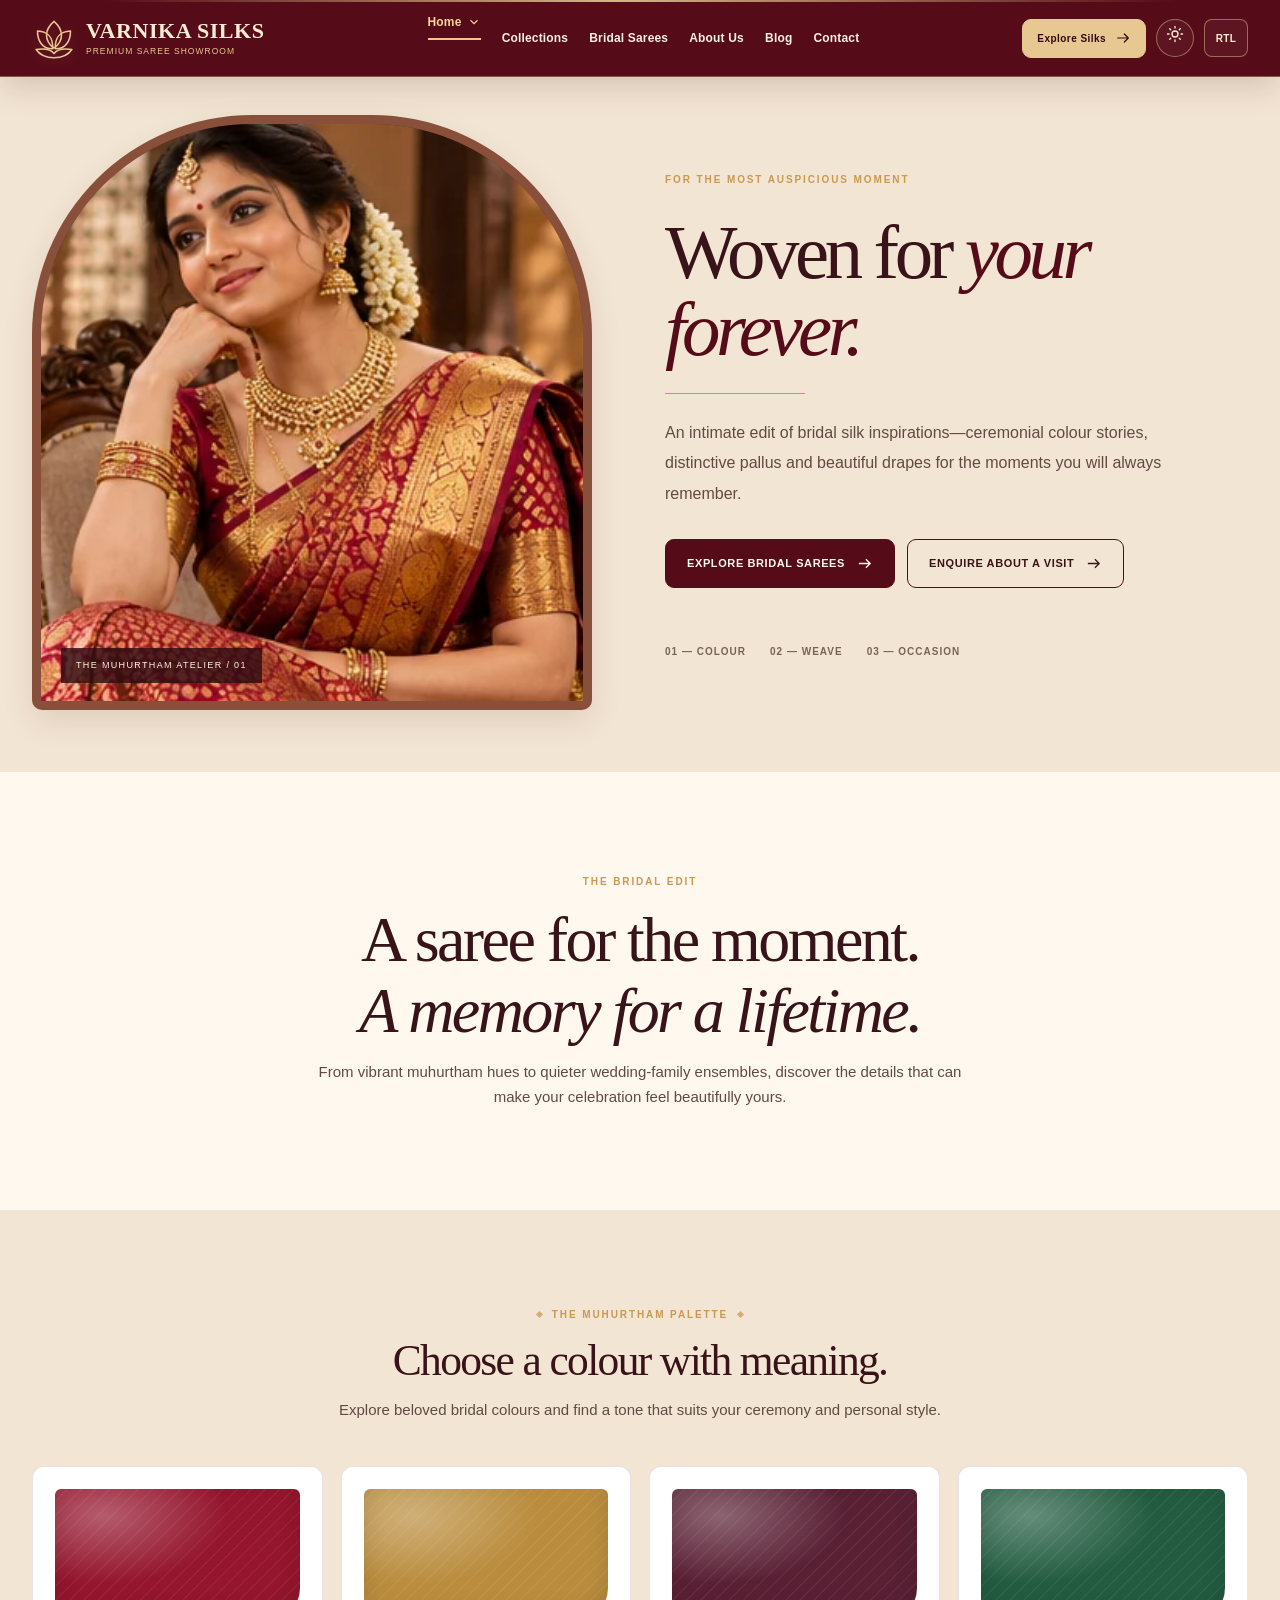
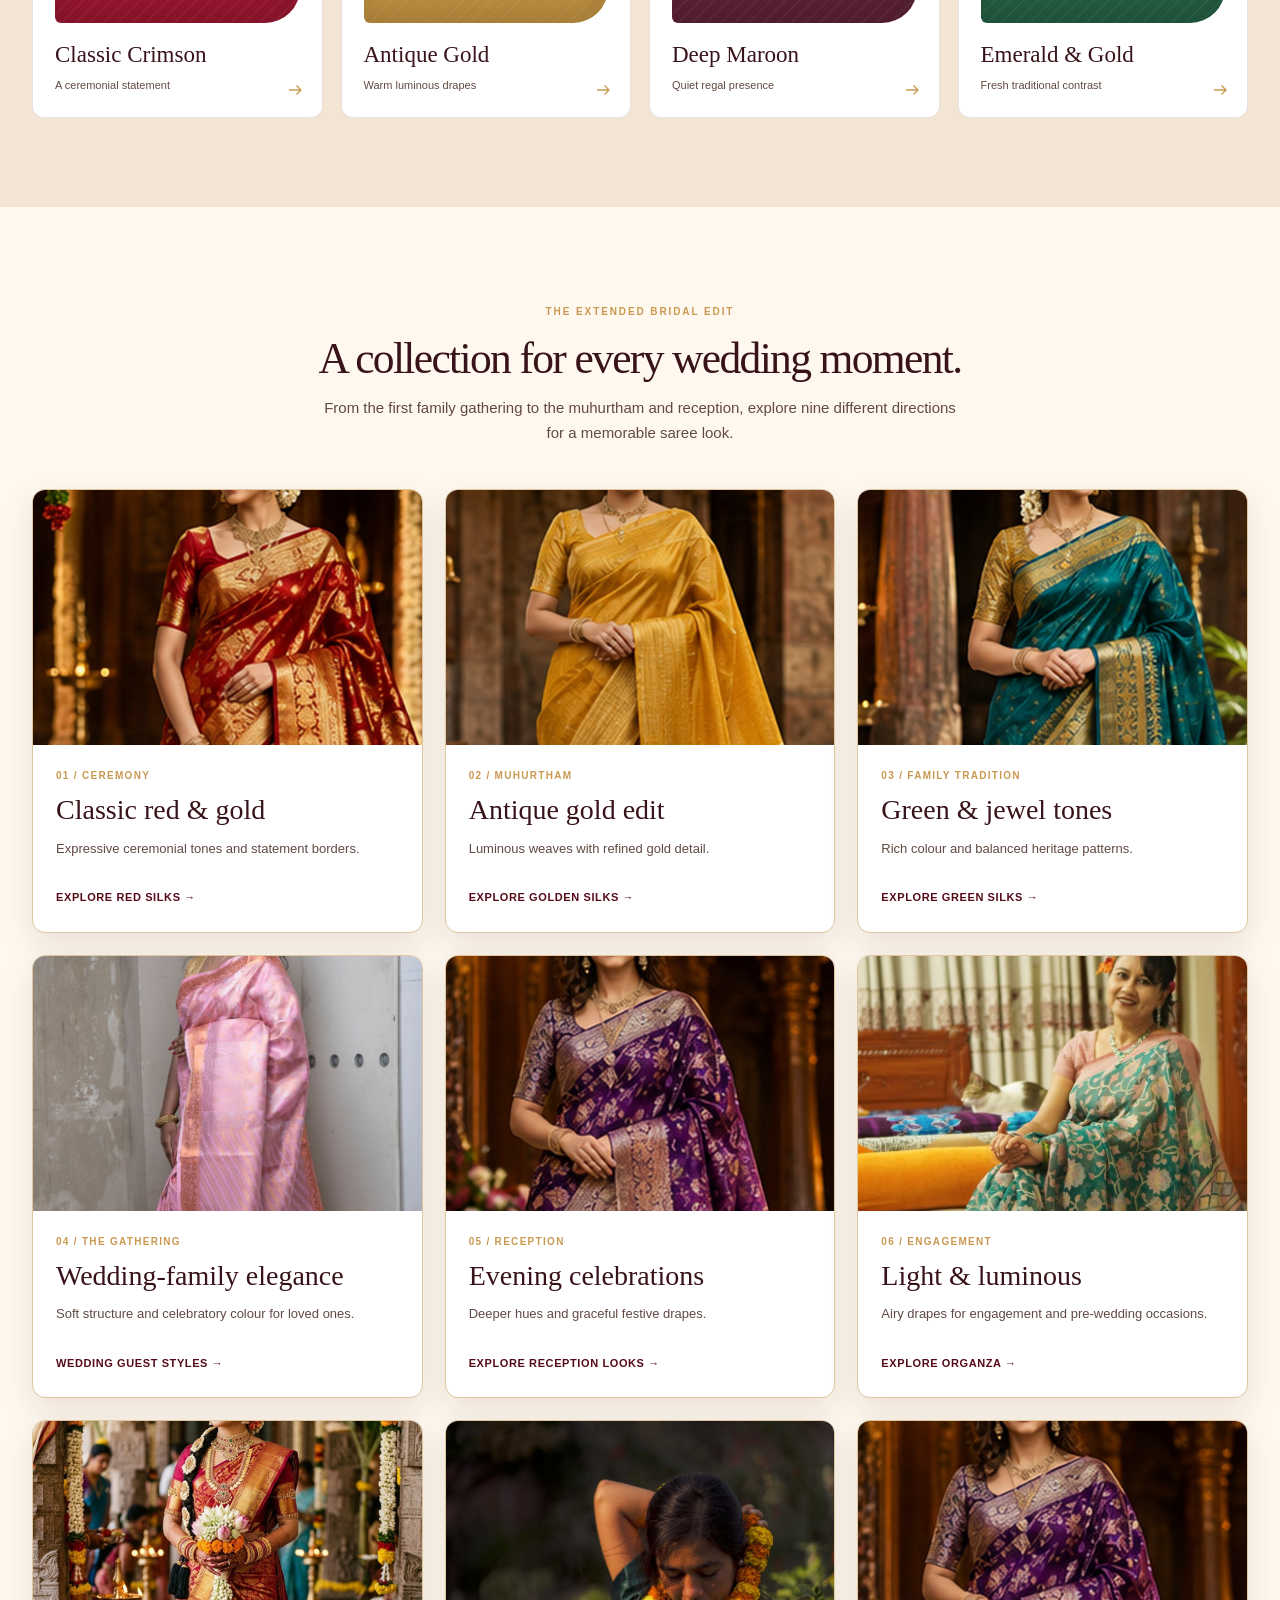
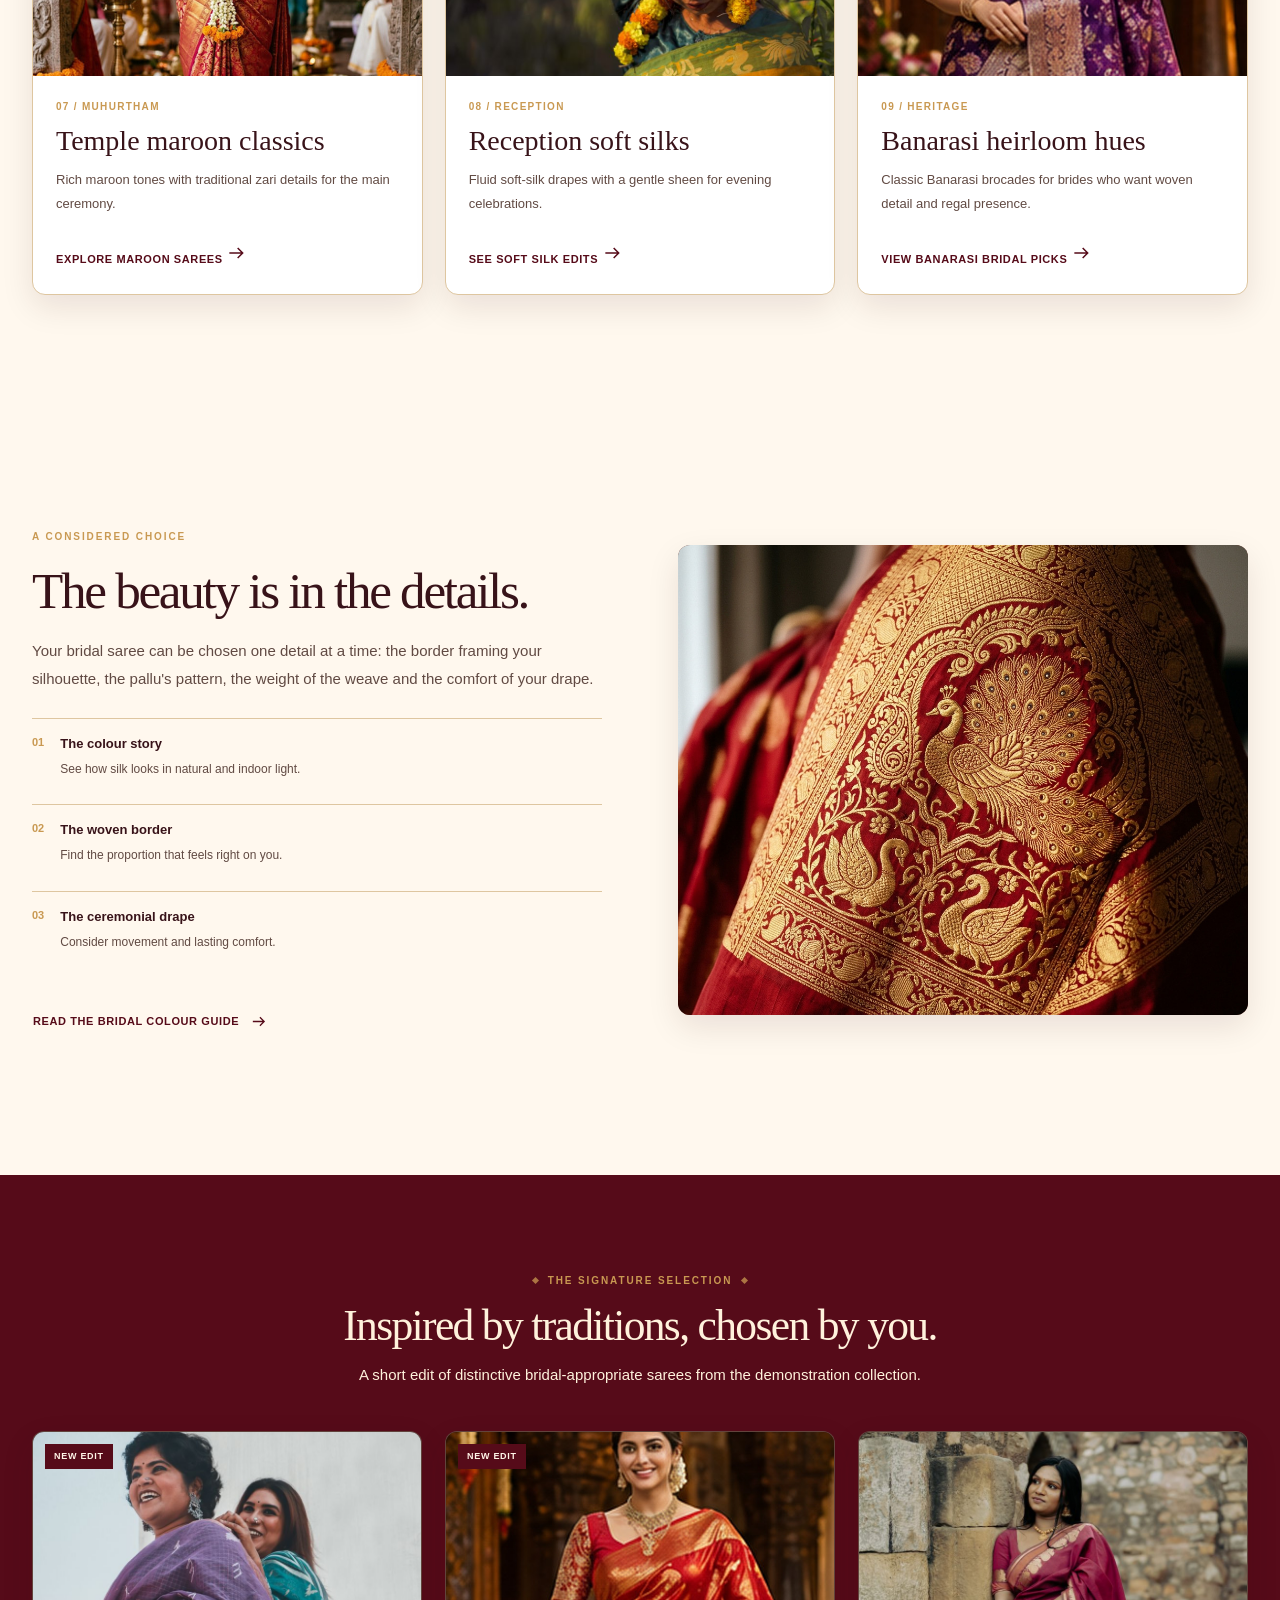
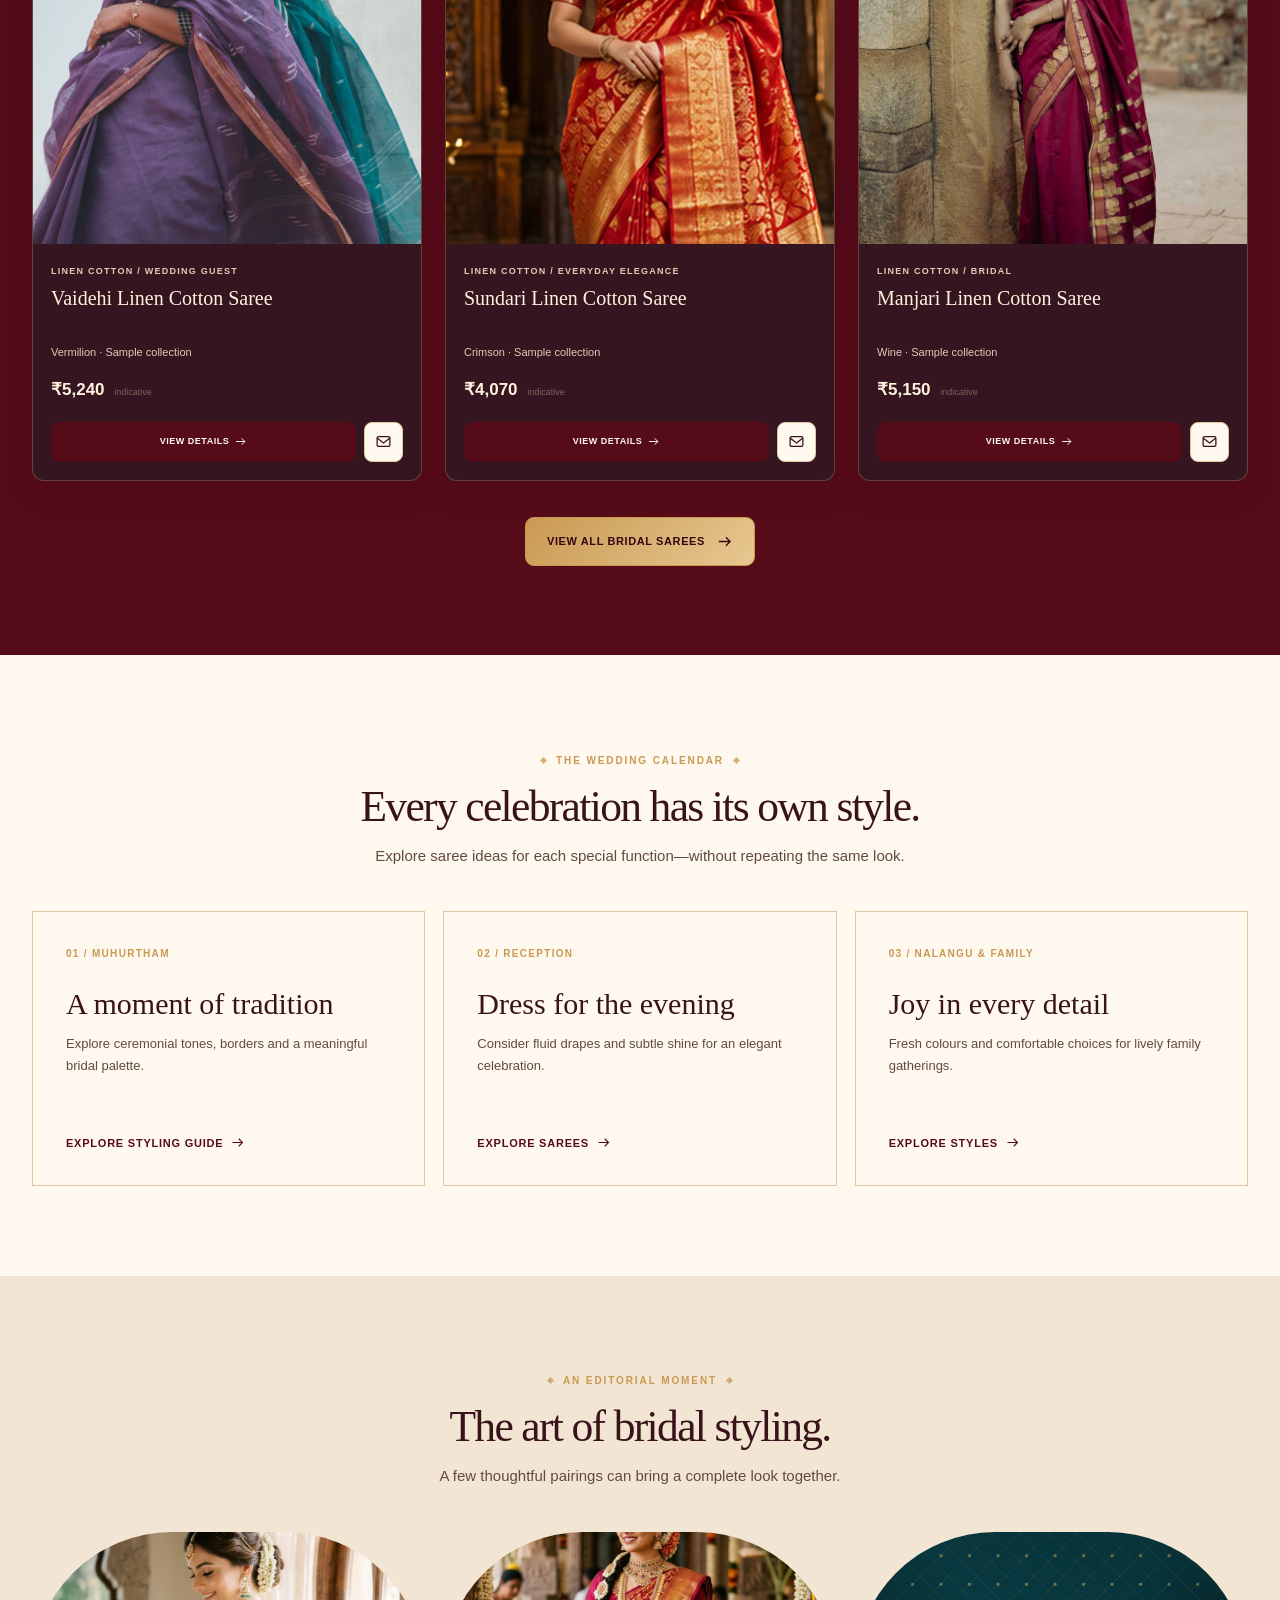
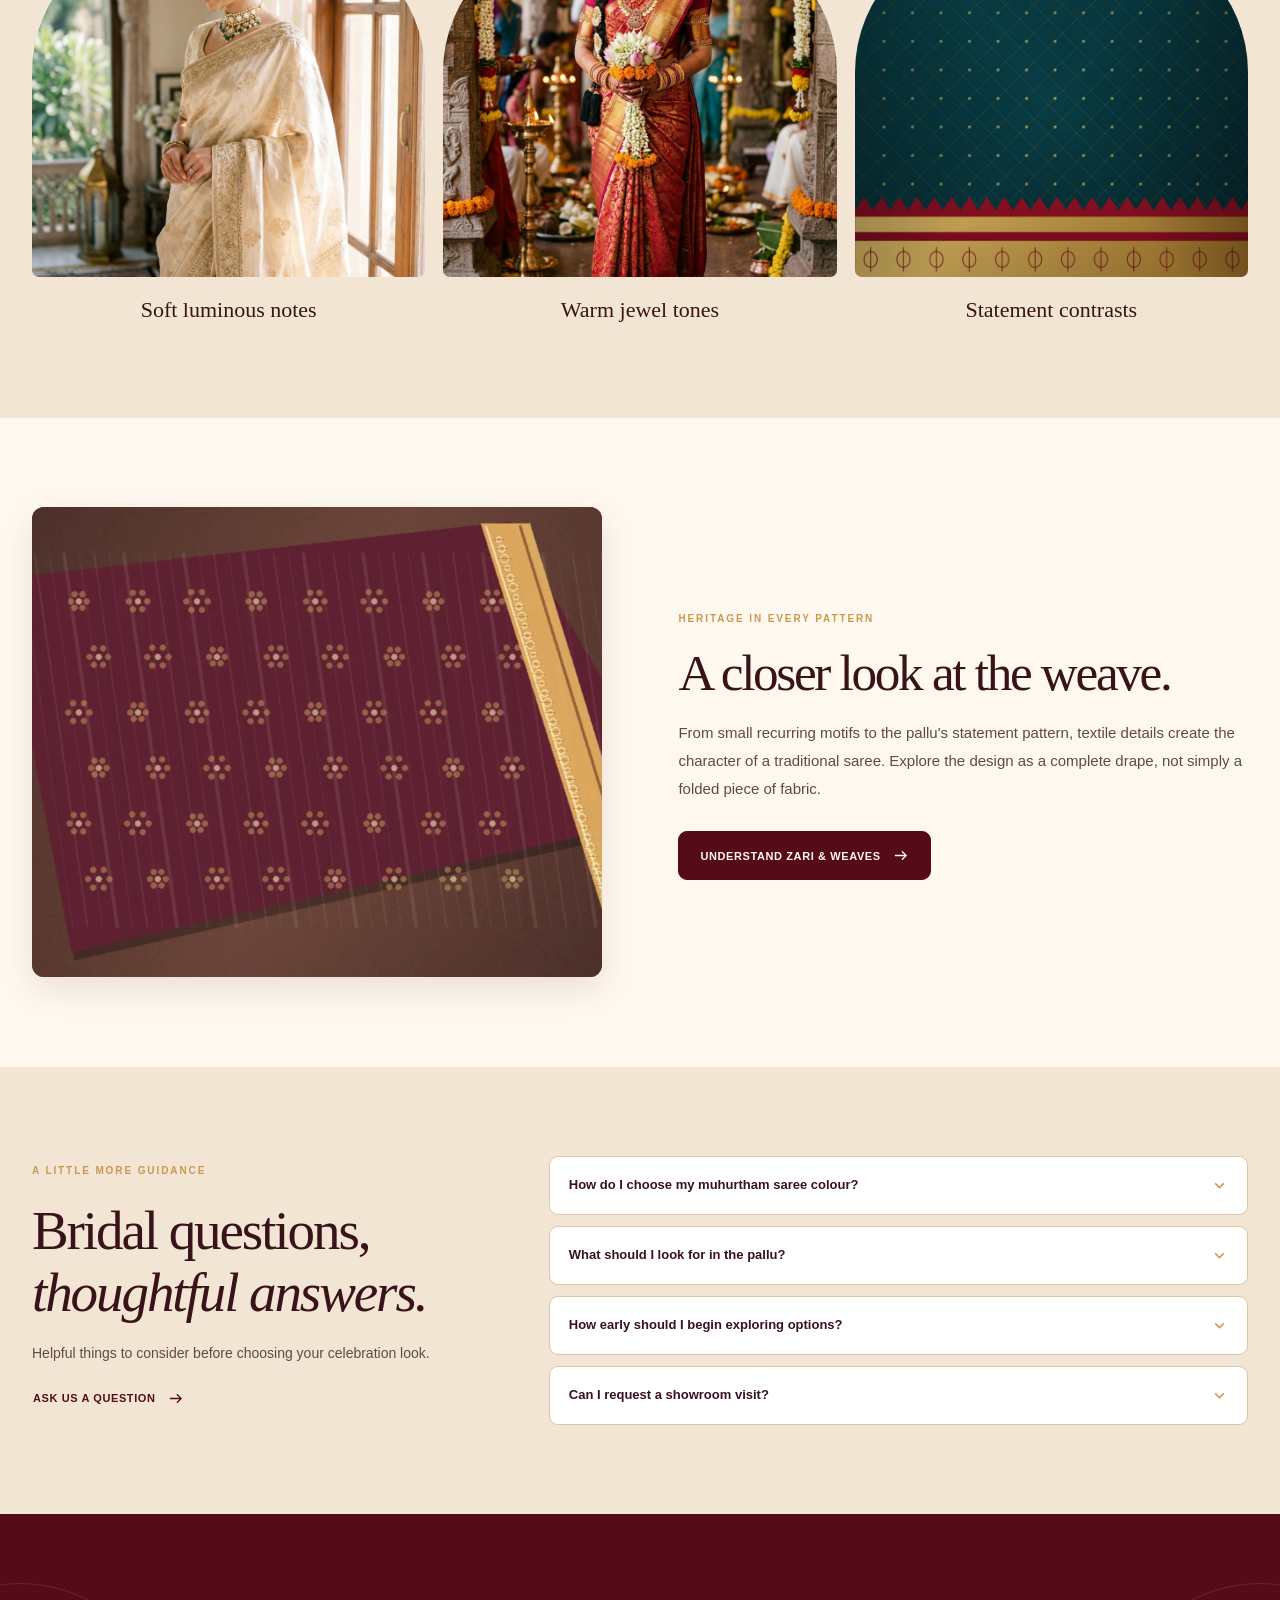
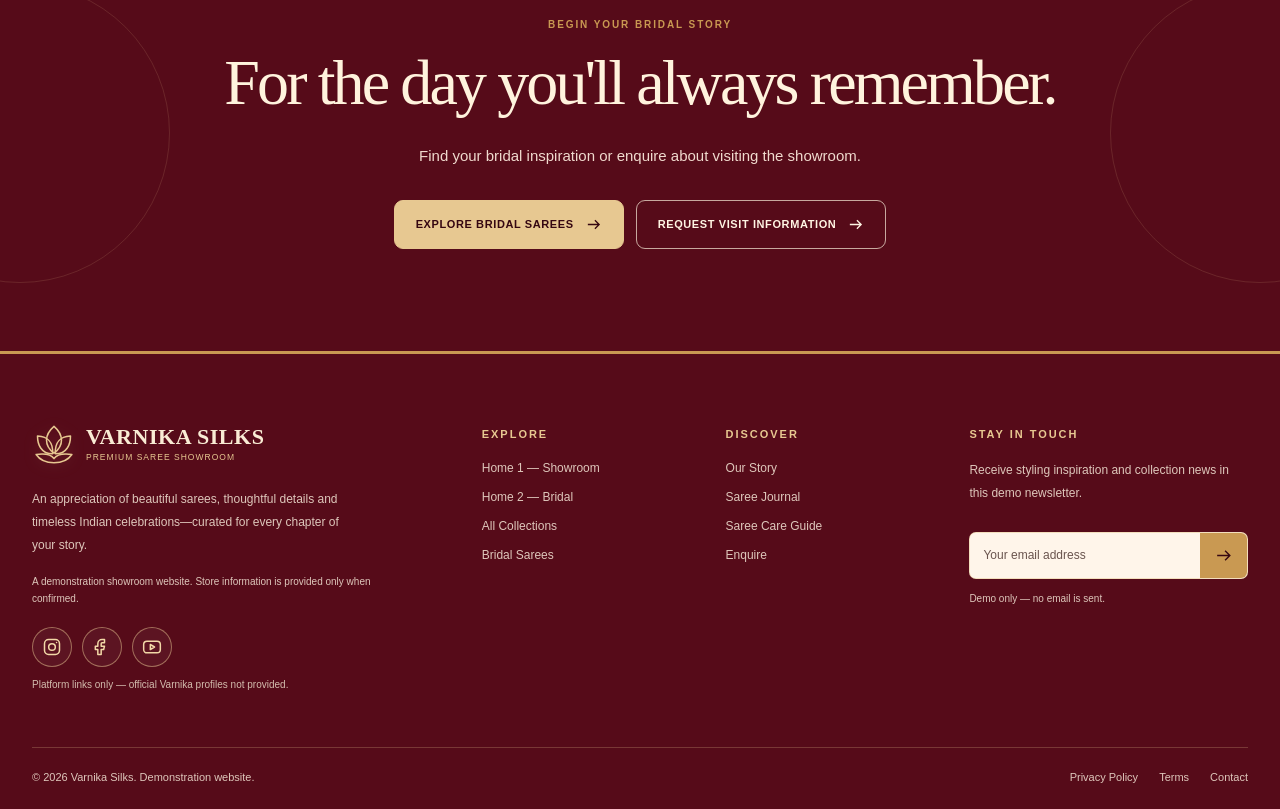
<file: Varnika_Silks/home2.html>
<!DOCTYPE html>

<html data-theme="light" dir="ltr" lang="en"><head><meta charset="utf-8"/><meta content="width=device-width,initial-scale=1" name="viewport"/><title>Bridal &amp; Muhurtham Silks | Varnika Silks</title><meta content="A distinctive bridal saree experience by Varnika Silks, with muhurtham colours, wedding occasions and tailored inspiration." name="description"/><meta content="#560B19" name="theme-color"/><meta content="website" property="og:type"/><meta content="Varnika Silks" property="og:site_name"/><meta content="Bridal &amp; Muhurtham Silks" property="og:title"/><meta content="A distinctive bridal saree experience by Varnika Silks, with muhurtham colours, wedding occasions and tailored inspiration." property="og:description"/><link href="assets/icons/favicon.svg" rel="icon" type="image/svg+xml"/><link href="assets/css/style.css" rel="stylesheet"/><script>(function(){try{var t=localStorage.getItem('varnika_theme'),d=localStorage.getItem('varnika_dir');document.documentElement.setAttribute('data-theme',t==='dark'?'dark':'light');document.documentElement.setAttribute('dir',d==='rtl'?'rtl':'ltr');}catch(e){}})();</script><script defer="" src="assets/js/data.js"></script><script defer="" src="assets/js/app.js"></script></head><body data-page="home2"><a class="skip-link" href="#main-content">Skip to content</a>
<header class="site-header" id="site-header"><div class="container header-inner">
<a aria-label="Varnika Silks home" class="brand" href="index.html"><svg aria-hidden="true" class="brand-lotus" fill="none" stroke="currentColor" stroke-linejoin="round" stroke-width="2.2" viewbox="0 0 64 60"><path d="M32 44C17 33 18 17 32 5c14 12 15 28 0 39Z"></path><path d="M30 45C13 45 8 31 8 19c15 1 23 8 22 26Zm4 0c17 0 22-14 22-26-15 1-23 8-22 26Z"></path><path d="M6 46c15-2 22 0 26 6 4-6 11-8 26-6-6 9-15 12-26 12C21 58 12 55 6 46Z"></path></svg><span class="brand-words"><b>VARNIKA SILKS</b><small>Premium Saree Showroom</small></span></a>
<nav aria-label="Primary navigation" class="desktop-nav"><details class="home-dropdown"><summary class="active">Home <svg aria-hidden="true" class="chevron" fill="none" stroke="currentColor" stroke-width="2" viewbox="0 0 24 24"><path d="m6 9 6 6 6-6"></path></svg></summary><div class="nav-menu-panel"><a href="index.html">Heritage Saree Showroom</a><a aria-current="page" href="home2.html">Bridal &amp; Muhurtham Silks</a></div></details>
<a class="" href="collections.html">Collections</a>
<a class="" href="bridal-sarees.html">Bridal Sarees</a>
<a class="" href="about.html">About Us</a>
<a class="" href="blog.html">Blog</a>
<a class="" href="contact.html">Contact</a>
</nav><div class="header-actions"><a aria-label="Explore Varnika Silks saree collections" class="nav-feature-cta" href="collections.html">Explore Silks <svg aria-hidden="true" fill="none" stroke="currentColor" stroke-linecap="round" stroke-linejoin="round" stroke-width="1.8" viewbox="0 0 24 24"><path d="M4 12h16m-6-6 6 6-6 6"></path></svg></a><button aria-label="Switch to dark mode" class="header-icon theme-toggle" data-theme-toggle="" title="Toggle light/dark mode" type="button"><span class="sun-icon"><svg aria-hidden="true" fill="none" stroke="currentColor" stroke-linecap="round" stroke-width="1.8" viewbox="0 0 24 24"><circle cx="12" cy="12" r="4"></circle><path d="M12 2v2m0 16v2M4.93 4.93l1.4 1.4m11.34 11.34 1.4 1.4M2 12h2m16 0h2M4.93 19.07l1.4-1.4M17.67 6.33l1.4-1.4"></path></svg></span><span class="moon-icon"><svg aria-hidden="true" fill="none" stroke="currentColor" stroke-width="1.8" viewbox="0 0 24 24"><path d="M20.5 14.5A8.5 8.5 0 0 1 9.5 3.5a8.5 8.5 0 1 0 11 11Z"></path></svg></span></button><button aria-label="Switch text direction" class="header-icon direction-toggle" data-direction-toggle="" type="button">RTL</button><button aria-controls="mobile-nav" aria-expanded="false" aria-label="Open navigation" class="header-icon menu-toggle" id="menu-toggle" type="button"><svg aria-hidden="true" class="menu-icon-bars" fill="none" stroke="currentColor" stroke-linecap="round" stroke-width="2" viewbox="0 0 24 24"><path d="M4 7h16M4 12h16M4 17h16"></path></svg><svg aria-hidden="true" class="menu-icon-close" fill="none" stroke="currentColor" stroke-linecap="round" stroke-width="2" viewbox="0 0 24 24"><path d="M5 5l14 14M19 5L5 19"></path></svg></button></div>
</div><nav aria-label="Mobile navigation" class="mobile-nav" hidden="" id="mobile-nav"><div class="container mobile-nav-inner"><span class="mobile-nav-label">DISCOVER VARNIKA</span><a href="index.html">Home 1 — Heritage Showroom</a><a aria-current="page" class="is-current" href="home2.html">Home 2 — Bridal &amp; Muhurtham</a><a href="collections.html">Collections</a><a href="bridal-sarees.html">Bridal Sarees</a><a href="about.html">About Us</a><a href="blog.html">Blog</a><a href="contact.html">Contact</a><a class="mobile-feature-cta" href="collections.html">Explore the Collections <svg aria-hidden="true" fill="none" stroke="currentColor" stroke-linecap="round" stroke-linejoin="round" stroke-width="1.8" viewbox="0 0 24 24"><path d="M4 12h16m-6-6 6 6-6 6"></path></svg></a><div class="mobile-controls"><button class="btn btn-outline btn-sm" data-theme-toggle="" type="button"><svg aria-hidden="true" fill="none" stroke="currentColor" stroke-linecap="round" stroke-width="1.8" viewbox="0 0 24 24"><circle cx="12" cy="12" r="4"></circle><path d="M12 2v2m0 16v2M4.93 4.93l1.4 1.4m11.34 11.34 1.4 1.4M2 12h2m16 0h2M4.93 19.07l1.4-1.4M17.67 6.33l1.4-1.4"></path></svg> <span data-theme-label="">Switch theme</span></button><button class="btn btn-outline btn-sm" data-direction-toggle="" type="button"><svg aria-hidden="true" fill="none" stroke="currentColor" stroke-linecap="round" stroke-linejoin="round" stroke-width="1.8" viewbox="0 0 24 24"><path d="m8 8-4 4 4 4m-4-4h16m-4-4 4 4-4 4"></path></svg><span data-dir-label="">Switch to RTL</span></button></div></div></nav></header><main id="main-content"><section class="bridal-hero"><div class="container bridal-hero-grid"><div class="bridal-hero-photo"><img alt="Traditional South Indian bride in maroon silk wedding saree" class="" decoding="async" loading="eager" src="assets/images/hero-bridal.webp"/><span class="photo-index">THE MUHURTHAM ATELIER / 01</span></div><div class="bridal-hero-copy"><span class="eyebrow">FOR THE MOST AUSPICIOUS MOMENT</span><h1>Woven for <em>your forever.</em></h1><div class="gold-rule"></div><p>An intimate edit of bridal silk inspirations—ceremonial colour stories, distinctive pallus and beautiful drapes for the moments you will always remember.</p><div class="hero-actions"><a class="btn btn-primary" href="bridal-sarees.html">Explore Bridal Sarees<svg aria-hidden="true" fill="none" stroke="currentColor" stroke-width="1.8" viewbox="0 0 24 24"><path d="M4 12h16m-6-6 6 6-6 6"></path></svg></a><a class="btn btn-outline" href="contact.html?interest=Bridal%20Sarees">Enquire About a Visit<svg aria-hidden="true" fill="none" stroke="currentColor" stroke-width="1.8" viewbox="0 0 24 24"><path d="M4 12h16m-6-6 6 6-6 6"></path></svg></a></div><div class="bridal-micro"><span>01 — COLOUR</span><span>02 — WEAVE</span><span>03 — OCCASION</span></div></div></div></section>
<section class="section section-bridal-intro"><div class="container narrow centered"><span class="eyebrow">THE BRIDAL EDIT</span><h2 class="large-heading">A saree for the moment.<br/><em>A memory for a lifetime.</em></h2><p>From vibrant muhurtham hues to quieter wedding-family ensembles, discover the details that can make your celebration feel beautifully yours.</p></div></section>
<section class="section section-soft"><div class="container"><div class="section-heading"><span class="eyebrow"><span class="tiny-diamond"></span>THE MUHURTHAM PALETTE<span class="tiny-diamond"></span></span><h2>Choose a colour with meaning.</h2><p>Explore beloved bridal colours and find a tone that suits your ceremony and personal style.</p></div><div class="palette-grid"><a class="palette-card" href="bridal-sarees.html?shade=Red"><span class="palette-swatch" style="--swatch:#94152d"></span><strong>Classic Crimson</strong><small>A ceremonial statement</small><svg aria-hidden="true" fill="none" stroke="currentColor" stroke-width="1.8" viewbox="0 0 24 24"><path d="M4 12h16m-6-6 6 6-6 6"></path></svg></a><a class="palette-card" href="bridal-sarees.html?shade=Gold"><span class="palette-swatch" style="--swatch:#ba8d3e"></span><strong>Antique Gold</strong><small>Warm luminous drapes</small><svg aria-hidden="true" fill="none" stroke="currentColor" stroke-width="1.8" viewbox="0 0 24 24"><path d="M4 12h16m-6-6 6 6-6 6"></path></svg></a><a class="palette-card" href="bridal-sarees.html?shade=Maroon"><span class="palette-swatch" style="--swatch:#592034"></span><strong>Deep Maroon</strong><small>Quiet regal presence</small><svg aria-hidden="true" fill="none" stroke="currentColor" stroke-width="1.8" viewbox="0 0 24 24"><path d="M4 12h16m-6-6 6 6-6 6"></path></svg></a><a class="palette-card" href="bridal-sarees.html?shade=Green"><span class="palette-swatch" style="--swatch:#225b40"></span><strong>Emerald &amp; Gold</strong><small>Fresh traditional contrast</small><svg aria-hidden="true" fill="none" stroke="currentColor" stroke-width="1.8" viewbox="0 0 24 24"><path d="M4 12h16m-6-6 6 6-6 6"></path></svg></a></div></div></section><section aria-labelledby="bridal-edits-heading" class="section bridal-edits-section"><div class="container"><div class="section-heading"><span class="eyebrow">THE EXTENDED BRIDAL EDIT</span><h2 id="bridal-edits-heading">A collection for every wedding moment.</h2><p>From the first family gathering to the muhurtham and reception, explore nine different directions for a memorable saree look.</p></div><div class="bridal-edits-grid"><a class="bridal-edit-tile" href="bridal-sarees.html?shade=Red"><img alt="Rich red and gold saree, ideal for ceremonial inspiration" loading="lazy" src="assets/images/model-ruby-cotton.jpg"/><div><span>01 / CEREMONY</span><h3>Classic red &amp; gold</h3><p>Expressive ceremonial tones and statement borders.</p><b>Explore Red Silks →</b></div></a><a class="bridal-edit-tile" href="bridal-sarees.html?shade=Gold"><img alt="Luminous gold saree for wedding celebrations" loading="lazy" src="assets/images/model-mustard-banarasi.jpg"/><div><span>02 / MUHURTHAM</span><h3>Antique gold edit</h3><p>Luminous weaves with refined gold detail.</p><b>Explore Golden Silks →</b></div></a><a class="bridal-edit-tile" href="bridal-sarees.html?shade=Green"><img alt="Deep green-gold sari with traditional border" loading="lazy" src="assets/images/model-teal-kanchipuram.jpg"/><div><span>03 / FAMILY TRADITION</span><h3>Green &amp; jewel tones</h3><p>Rich colour and balanced heritage patterns.</p><b>Explore Green Silks →</b></div></a><a class="bridal-edit-tile" href="collections.html?occasion=Wedding%20Guest"><img alt="Soft rose silk saree for wedding guests" loading="lazy" src="assets/images/model-rose-softsilk.jpg"/><div><span>04 / THE GATHERING</span><h3>Wedding-family elegance</h3><p>Soft structure and celebratory colour for loved ones.</p><b>Wedding Guest Styles →</b></div></a><a class="bridal-edit-tile" href="collections.html?occasion=Festive"><img alt="Purple brocade saree for festive receptions" loading="lazy" src="assets/images/model-violet-banarasi.jpg"/><div><span>05 / RECEPTION</span><h3>Evening celebrations</h3><p>Deeper hues and graceful festive drapes.</p><b>Explore Reception Looks →</b></div></a><a class="bridal-edit-tile" href="collections.html?fabric=Organza"><img alt="Lightweight organza drape with traditional detailing" loading="lazy" src="assets/images/model-ivory-organza.jpg"/><div><span>06 / ENGAGEMENT</span><h3>Light &amp; luminous</h3><p>Airy drapes for engagement and pre-wedding occasions.</p><b>Explore Organza →</b></div></a><a class="bridal-edit-tile" href="bridal-sarees.html?shade=Maroon"><img alt="Maroon and gold bridal Kanchipuram saree for muhurtham inspiration" loading="lazy" src="assets/images/model-apricot-kanchipuram.jpg"/><div><span>07 / MUHURTHAM</span><h3>Temple maroon classics</h3><p>Rich maroon tones with traditional zari details for the main ceremony.</p><b>Explore maroon sarees <svg aria-hidden="true" fill="none" stroke="currentColor" stroke-width="1.8" viewbox="0 0 24 24"><path d="M4 12h16m-6-6 6 6-6 6"></path></svg></b></div></a><a class="bridal-edit-tile" href="collections.html?occasion=Bridal&amp;fabric=Soft%20Silk"><img alt="Soft silk bridal saree in peach gold for reception styling" loading="lazy" src="assets/images/model-peach-softsilk.jpg"/><div><span>08 / RECEPTION</span><h3>Reception soft silks</h3><p>Fluid soft-silk drapes with a gentle sheen for evening celebrations.</p><b>See soft silk edits <svg aria-hidden="true" fill="none" stroke="currentColor" stroke-width="1.8" viewbox="0 0 24 24"><path d="M4 12h16m-6-6 6 6-6 6"></path></svg></b></div></a><a class="bridal-edit-tile" href="collections.html?occasion=Bridal&amp;fabric=Banarasi%20Silk"><img alt="Banarasi silk bridal saree in violet and gold" loading="lazy" src="assets/images/model-violet-banarasi.jpg"/><div><span>09 / HERITAGE</span><h3>Banarasi heirloom hues</h3><p>Classic Banarasi brocades for brides who want woven detail and regal presence.</p><b>View Banarasi bridal picks <svg aria-hidden="true" fill="none" stroke="currentColor" stroke-width="1.8" viewbox="0 0 24 24"><path d="M4 12h16m-6-6 6 6-6 6"></path></svg></b></div></a></div></div></section>
<section class="section"><div class="container editorial-grid flip"><div class="editorial-copy"><span class="eyebrow">A CONSIDERED CHOICE</span><h2>The beauty is in the details.</h2><p>Your bridal saree can be chosen one detail at a time: the border framing your silhouette, the pallu's pattern, the weight of the weave and the comfort of your drape.</p><div class="steps-list"><div><span>01</span><div><strong>The colour story</strong><small>See how silk looks in natural and indoor light.</small></div></div><div><span>02</span><div><strong>The woven border</strong><small>Find the proportion that feels right on you.</small></div></div><div><span>03</span><div><strong>The ceremonial drape</strong><small>Consider movement and lasting comfort.</small></div></div></div><a class="btn btn-text" href="blog-details.html?article=bridal-colours">Read the Bridal Colour Guide<svg aria-hidden="true" fill="none" stroke="currentColor" stroke-width="1.8" viewbox="0 0 24 24"><path d="M4 12h16m-6-6 6 6-6 6"></path></svg></a></div><div class="editorial-frame frame-silk"><img alt="Macro detail of pure gold zari Mayil and Annam motifs on royal scarlet bridal saree pallu" class="" decoding="async" loading="eager" src="assets/images/bridal-editorial-weave.jpg"/></div></div></section>
<section class="section section-wine"><div class="container"><div class="section-heading"><span class="eyebrow"><span class="tiny-diamond"></span>THE SIGNATURE SELECTION<span class="tiny-diamond"></span></span><h2>Inspired by traditions, chosen by you.</h2><p>A short edit of distinctive bridal-appropriate sarees from the demonstration collection.</p></div><div class="product-grid product-grid-three" id="bridal-home-products"></div><div class="section-tail"><a class="btn btn-secondary" href="bridal-sarees.html">View All Bridal Sarees<svg aria-hidden="true" fill="none" stroke="currentColor" stroke-width="1.8" viewbox="0 0 24 24"><path d="M4 12h16m-6-6 6 6-6 6"></path></svg></a></div></div></section>
<section class="section"><div class="container"><div class="section-heading"><span class="eyebrow"><span class="tiny-diamond"></span>THE WEDDING CALENDAR<span class="tiny-diamond"></span></span><h2>Every celebration has its own style.</h2><p>Explore saree ideas for each special function—without repeating the same look.</p></div><div class="occasion-story-grid"><a href="blog-details.html?article=bridal-colours"><span>01 / MUHURTHAM</span><h3>A moment of tradition</h3><p>Explore ceremonial tones, borders and a meaningful bridal palette.</p><b>Explore styling guide <svg aria-hidden="true" fill="none" stroke="currentColor" stroke-width="1.8" viewbox="0 0 24 24"><path d="M4 12h16m-6-6 6 6-6 6"></path></svg></b></a><a href="collections.html?occasion=Wedding%20Guest"><span>02 / RECEPTION</span><h3>Dress for the evening</h3><p>Consider fluid drapes and subtle shine for an elegant celebration.</p><b>Explore sarees <svg aria-hidden="true" fill="none" stroke="currentColor" stroke-width="1.8" viewbox="0 0 24 24"><path d="M4 12h16m-6-6 6 6-6 6"></path></svg></b></a><a href="collections.html?occasion=Festive"><span>03 / NALANGU &amp; FAMILY</span><h3>Joy in every detail</h3><p>Fresh colours and comfortable choices for lively family gatherings.</p><b>Explore styles <svg aria-hidden="true" fill="none" stroke="currentColor" stroke-width="1.8" viewbox="0 0 24 24"><path d="M4 12h16m-6-6 6 6-6 6"></path></svg></b></a></div></div></section>
<section class="section section-soft"><div class="container"><div class="section-heading"><span class="eyebrow"><span class="tiny-diamond"></span>AN EDITORIAL MOMENT<span class="tiny-diamond"></span></span><h2>The art of bridal styling.</h2><p>A few thoughtful pairings can bring a complete look together.</p></div><div class="bridal-gallery"><figure><img alt="South Indian bride in luminous ivory cream and champagne gold tissue silk saree" class="" decoding="async" loading="eager" src="assets/images/bridal-gallery-luminous.jpg"/><figcaption>Soft luminous notes</figcaption></figure><figure><img alt="South Indian bride in regal ruby vermilion Kanchipuram silk saree with thick gold zari border" class="" decoding="async" loading="eager" src="assets/images/bridal-gallery-jewel.jpg"/><figcaption>Warm jewel tones</figcaption></figure><figure><img alt="South Indian bride in royal peacock teal silk saree with contrasting crimson and gold zari pallu" class="" decoding="async" loading="eager" src="assets/images/bridal-gallery-contrast.jpg"/><figcaption>Statement contrasts</figcaption></figure></div></div></section>
<section class="section"><div class="container editorial-grid"><div class="editorial-frame"><img alt="Folded green and gold woven saree showing ornamental pattern" class="" decoding="async" loading="eager" src="assets/images/craftsmanship-detail.webp"/></div><div class="editorial-copy"><span class="eyebrow">HERITAGE IN EVERY PATTERN</span><h2>A closer look at the weave.</h2><p>From small recurring motifs to the pallu's statement pattern, textile details create the character of a traditional saree. Explore the design as a complete drape, not simply a folded piece of fabric.</p><a class="btn btn-primary" href="blog-details.html?article=zari-and-weaves">Understand Zari &amp; Weaves<svg aria-hidden="true" fill="none" stroke="currentColor" stroke-width="1.8" viewbox="0 0 24 24"><path d="M4 12h16m-6-6 6 6-6 6"></path></svg></a></div></div></section>
<section class="section section-soft" id="bridal-faq"><div class="container faq-layout"><div><span class="eyebrow">A LITTLE MORE GUIDANCE</span><h2>Bridal questions,<br/><em>thoughtful answers.</em></h2><p>Helpful things to consider before choosing your celebration look.</p><a class="btn btn-text" href="contact.html?interest=Bridal%20Sarees">Ask Us a Question<svg aria-hidden="true" fill="none" stroke="currentColor" stroke-width="1.8" viewbox="0 0 24 24"><path d="M4 12h16m-6-6 6 6-6 6"></path></svg></a></div><div class="faq-list"><details><summary>How do I choose my muhurtham saree colour? <svg aria-hidden="true" class="chevron" fill="none" stroke="currentColor" stroke-width="2" viewbox="0 0 24 24"><path d="m6 9 6 6 6-6"></path></svg></summary><p>Begin with your ceremony preferences and family traditions, then compare red, maroon, gold and green options against your jewellery and lighting.</p></details><details><summary>What should I look for in the pallu? <svg aria-hidden="true" class="chevron" fill="none" stroke="currentColor" stroke-width="2" viewbox="0 0 24 24"><path d="m6 9 6 6 6-6"></path></svg></summary><p>Consider pattern scale, drape weight and how much of the pallu you want to show. A richly decorated pallu can become the main styling feature.</p></details><details><summary>How early should I begin exploring options? <svg aria-hidden="true" class="chevron" fill="none" stroke="currentColor" stroke-width="2" viewbox="0 0 24 24"><path d="m6 9 6 6 6-6"></path></svg></summary><p>Starting early gives you time to compare fabrics, coordinate blouse details and arrange any fitting or styling services independently.</p></details><details><summary>Can I request a showroom visit? <svg aria-hidden="true" class="chevron" fill="none" stroke="currentColor" stroke-width="2" viewbox="0 0 24 24"><path d="m6 9 6 6 6-6"></path></svg></summary><p>You can submit a demo visit enquiry through the Contact page. Actual appointments, address and availability must be confirmed by the business.</p></details></div></div></section>
<section class="final-cta bridal-final"><div class="container cta-inner"><span class="eyebrow">BEGIN YOUR BRIDAL STORY</span><h2>For the day you'll always remember.</h2><p>Find your bridal inspiration or enquire about visiting the showroom.</p><div class="hero-actions centered"><a class="btn btn-primary" href="bridal-sarees.html">Explore Bridal Sarees<svg aria-hidden="true" fill="none" stroke="currentColor" stroke-width="1.8" viewbox="0 0 24 24"><path d="M4 12h16m-6-6 6 6-6 6"></path></svg></a><a class="btn btn-outline-light" href="contact.html?interest=Bridal%20Sarees">Request Visit Information<svg aria-hidden="true" fill="none" stroke="currentColor" stroke-width="1.8" viewbox="0 0 24 24"><path d="M4 12h16m-6-6 6 6-6 6"></path></svg></a></div></div></section></main><footer class="site-footer"><div class="container"><div class="footer-grid"><div class="footer-about"><a aria-label="Varnika Silks home" class="brand brand-footer" href="index.html"><svg aria-hidden="true" class="brand-lotus" fill="none" stroke="currentColor" stroke-linejoin="round" stroke-width="2.2" viewbox="0 0 64 60"><path d="M32 44C17 33 18 17 32 5c14 12 15 28 0 39Z"></path><path d="M30 45C13 45 8 31 8 19c15 1 23 8 22 26Zm4 0c17 0 22-14 22-26-15 1-23 8-22 26Z"></path><path d="M6 46c15-2 22 0 26 6 4-6 11-8 26-6-6 9-15 12-26 12C21 58 12 55 6 46Z"></path></svg><span class="brand-words"><b>VARNIKA SILKS</b><small>Premium Saree Showroom</small></span></a><p>An appreciation of beautiful sarees, thoughtful details and timeless Indian celebrations—curated for every chapter of your story.</p><div class="footer-note">A demonstration showroom website. Store information is provided only when confirmed.</div><div aria-label="Social platform links" class="footer-social"><a aria-label="Instagram website" href="https://www.instagram.com/" rel="noopener noreferrer" target="_blank" title="Instagram"><svg aria-hidden="true" fill="none" stroke="currentColor" stroke-linecap="round" stroke-linejoin="round" stroke-width="1.8" viewbox="0 0 24 24"><rect height="18" rx="5" width="18" x="3" y="3"></rect><circle cx="12" cy="12" r="4"></circle><path d="M17.5 6.5h.01"></path></svg></a><a aria-label="Facebook website" href="https://www.facebook.com/" rel="noopener noreferrer" target="_blank" title="Facebook"><svg aria-hidden="true" fill="none" stroke="currentColor" stroke-linecap="round" stroke-linejoin="round" stroke-width="1.8" viewbox="0 0 24 24"><path d="M15 3h-3a5 5 0 0 0-5 5v3H4v4h3v6h4v-6h3l1-4h-4V8a1 1 0 0 1 1-1h3V3Z"></path></svg></a><a aria-label="YouTube website" href="https://www.youtube.com/" rel="noopener noreferrer" target="_blank" title="YouTube"><svg aria-hidden="true" fill="none" stroke="currentColor" stroke-linecap="round" stroke-linejoin="round" stroke-width="1.8" viewbox="0 0 24 24"><rect height="14" rx="4" width="20" x="2" y="5"></rect><path d="m10 9 5 3-5 3V9Z"></path></svg></a></div><span class="footer-social-caption">Platform links only — official Varnika profiles not provided.</span></div><div class="footer-col"><h3>Explore</h3><a href="index.html">Home 1 — Showroom</a><a href="home2.html">Home 2 — Bridal</a><a href="collections.html">All Collections</a><a href="bridal-sarees.html">Bridal Sarees</a></div><div class="footer-col"><h3>Discover</h3><a href="about.html">Our Story</a><a href="blog.html">Saree Journal</a><a href="blog-details.html?article=silk-care">Saree Care Guide</a><a href="contact.html#contact-form">Enquire</a></div><div class="footer-col"><h3>Stay in Touch</h3><p>Receive styling inspiration and collection news in this demo newsletter.</p><form class="newsletter-form" id="newsletter-form" novalidate=""><label class="sr-only" for="newsletter-email">Email address</label><input autocomplete="email" id="newsletter-email" placeholder="Your email address" required="" type="email"/><button aria-label="Subscribe to demo newsletter" type="submit"><svg aria-hidden="true" fill="none" stroke="currentColor" stroke-width="1.8" viewbox="0 0 24 24"><path d="M4 12h16m-6-6 6 6-6 6"></path></svg></button></form><span class="footer-mini">Demo only — no email is sent.</span></div></div><div class="footer-bottom"><span>© <span id="copyright-year">2026</span> Varnika Silks. Demonstration website.</span><div><a href="privacy.html">Privacy Policy</a><a href="terms.html">Terms</a><a href="contact.html">Contact</a></div></div></div></footer><div aria-atomic="true" aria-live="polite" class="toast" id="site-toast" role="status"></div></body></html>
</file>
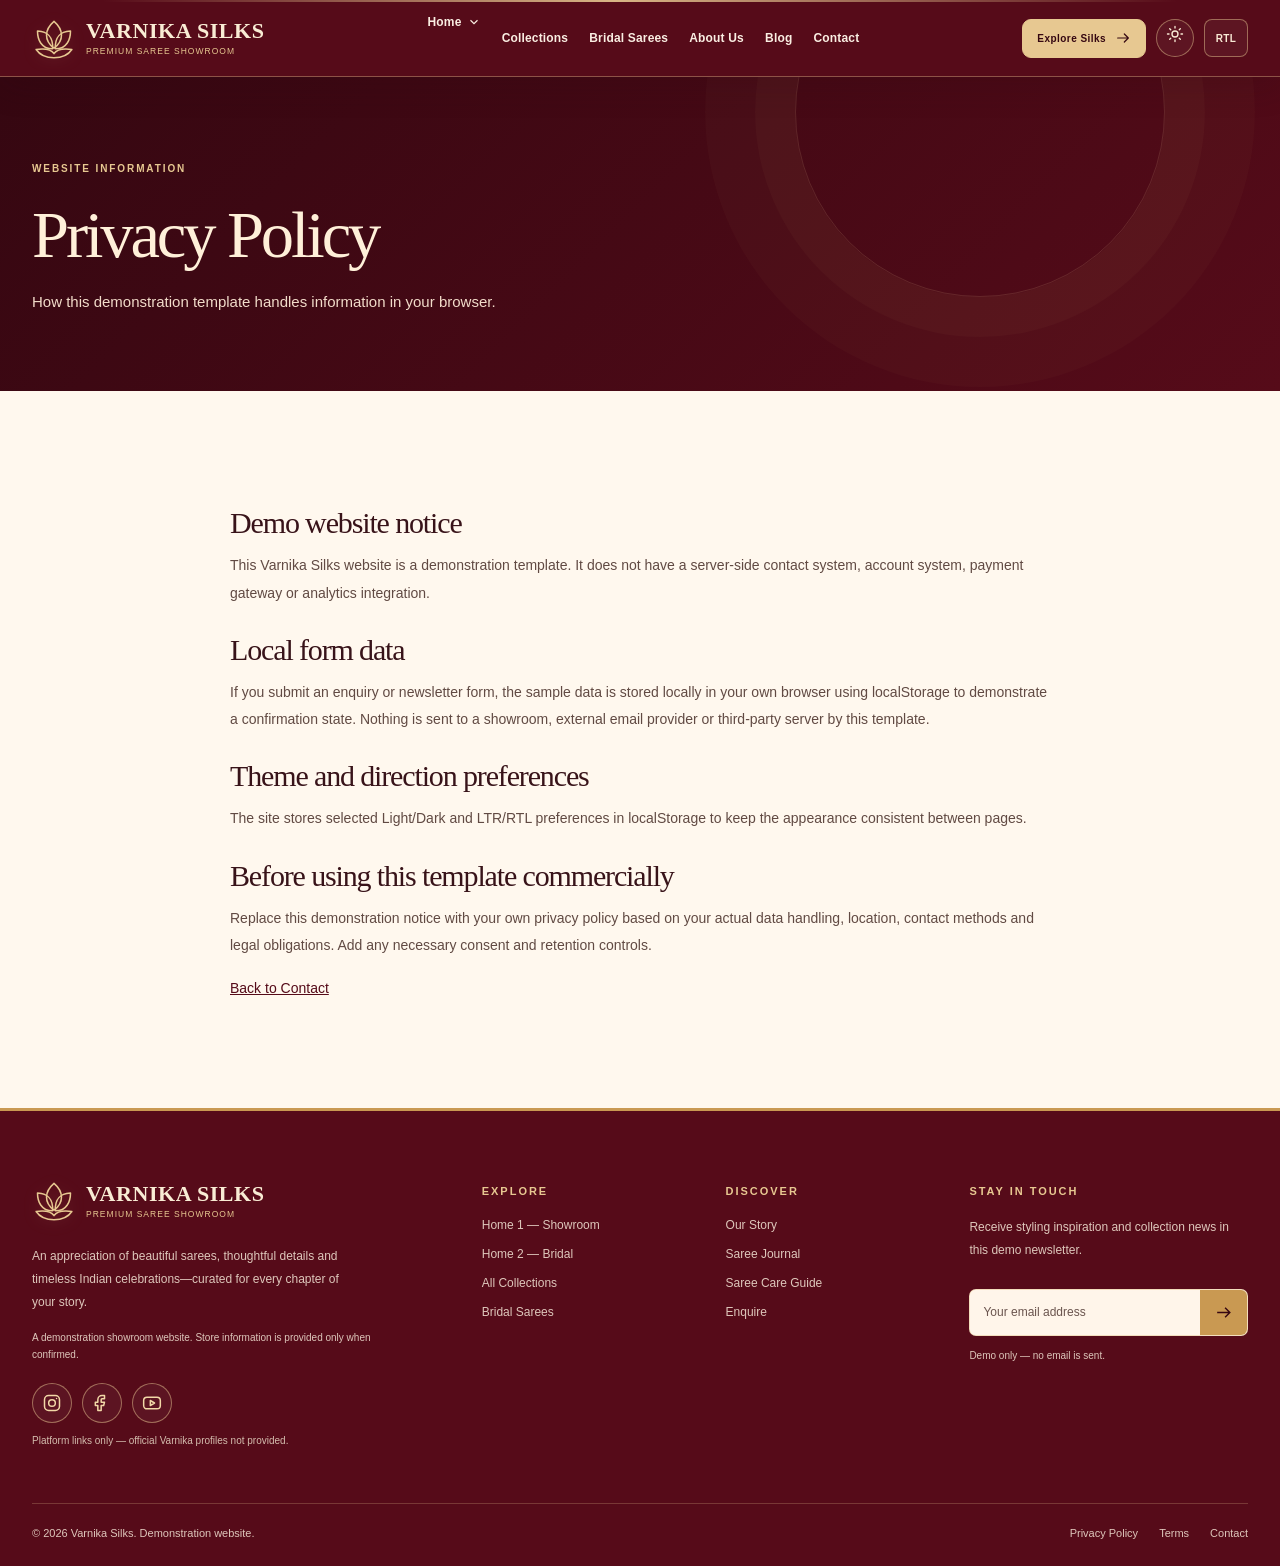
<file: Varnika_Silks/privacy.html>
<!DOCTYPE html>
<html data-theme="light" dir="ltr" lang="en"><head><meta charset="utf-8"/><meta content="width=device-width,initial-scale=1" name="viewport"/><title>Privacy Policy | Varnika Silks</title><meta content="Privacy details for Varnika Silks demonstration website and browser-local form and preference storage." name="description"/><meta content="#560B19" name="theme-color"/><meta content="website" property="og:type"/><meta content="Varnika Silks" property="og:site_name"/><meta content="Privacy Policy" property="og:title"/><meta content="Privacy details for Varnika Silks demonstration website and browser-local form and preference storage." property="og:description"/><link href="assets/icons/favicon.svg" rel="icon" type="image/svg+xml"/><link href="assets/css/style.css" rel="stylesheet"/><script>(function(){try{var t=localStorage.getItem('varnika_theme'),d=localStorage.getItem('varnika_dir');document.documentElement.setAttribute('data-theme',t==='dark'?'dark':'light');document.documentElement.setAttribute('dir',d==='rtl'?'rtl':'ltr');}catch(e){}})();</script><script defer="" src="assets/js/data.js"></script><script defer="" src="assets/js/app.js"></script></head><body data-page="privacy"><a class="skip-link" href="#main-content">Skip to content</a>
<header class="site-header" id="site-header"><div class="container header-inner">
<a aria-label="Varnika Silks home" class="brand" href="index.html"><svg aria-hidden="true" class="brand-lotus" fill="none" stroke="currentColor" stroke-linejoin="round" stroke-width="2.2" viewbox="0 0 64 60"><path d="M32 44C17 33 18 17 32 5c14 12 15 28 0 39Z"></path><path d="M30 45C13 45 8 31 8 19c15 1 23 8 22 26Zm4 0c17 0 22-14 22-26-15 1-23 8-22 26Z"></path><path d="M6 46c15-2 22 0 26 6 4-6 11-8 26-6-6 9-15 12-26 12C21 58 12 55 6 46Z"></path></svg><span class="brand-words"><b>VARNIKA SILKS</b><small>Premium Saree Showroom</small></span></a>
<nav aria-label="Primary navigation" class="desktop-nav"><details class="home-dropdown"><summary class="">Home <svg aria-hidden="true" class="chevron" fill="none" stroke="currentColor" stroke-width="2" viewbox="0 0 24 24"><path d="m6 9 6 6 6-6"></path></svg></summary><div class="nav-menu-panel"><a href="index.html">Heritage Saree Showroom</a><a href="home2.html">Bridal &amp; Muhurtham Silks</a></div></details>
<a class="" href="collections.html">Collections</a>
<a class="" href="bridal-sarees.html">Bridal Sarees</a>
<a class="" href="about.html">About Us</a>
<a class="" href="blog.html">Blog</a>
<a class="" href="contact.html">Contact</a>
</nav><div class="header-actions"><a aria-label="Explore Varnika Silks saree collections" class="nav-feature-cta" href="collections.html">Explore Silks <svg aria-hidden="true" fill="none" stroke="currentColor" stroke-linecap="round" stroke-linejoin="round" stroke-width="1.8" viewbox="0 0 24 24"><path d="M4 12h16m-6-6 6 6-6 6"></path></svg></a><button aria-label="Switch to dark mode" class="header-icon theme-toggle" data-theme-toggle="" title="Toggle light/dark mode" type="button"><span class="sun-icon"><svg aria-hidden="true" fill="none" stroke="currentColor" stroke-linecap="round" stroke-width="1.8" viewbox="0 0 24 24"><circle cx="12" cy="12" r="4"></circle><path d="M12 2v2m0 16v2M4.93 4.93l1.4 1.4m11.34 11.34 1.4 1.4M2 12h2m16 0h2M4.93 19.07l1.4-1.4M17.67 6.33l1.4-1.4"></path></svg></span><span class="moon-icon"><svg aria-hidden="true" fill="none" stroke="currentColor" stroke-width="1.8" viewbox="0 0 24 24"><path d="M20.5 14.5A8.5 8.5 0 0 1 9.5 3.5a8.5 8.5 0 1 0 11 11Z"></path></svg></span></button><button aria-label="Switch text direction" class="header-icon direction-toggle" data-direction-toggle="" type="button">RTL</button><button aria-controls="mobile-nav" aria-expanded="false" aria-label="Open navigation" class="header-icon menu-toggle" id="menu-toggle" type="button"><svg aria-hidden="true" class="menu-icon-bars" fill="none" stroke="currentColor" stroke-linecap="round" stroke-width="2" viewbox="0 0 24 24"><path d="M4 7h16M4 12h16M4 17h16"></path></svg><svg aria-hidden="true" class="menu-icon-close" fill="none" stroke="currentColor" stroke-linecap="round" stroke-width="2" viewbox="0 0 24 24"><path d="M5 5l14 14M19 5L5 19"></path></svg></button></div>
</div><nav aria-label="Mobile navigation" class="mobile-nav" hidden="" id="mobile-nav"><div class="container mobile-nav-inner"><span class="mobile-nav-label">DISCOVER VARNIKA</span><a href="index.html">Home 1 — Heritage Showroom</a><a href="home2.html">Home 2 — Bridal &amp; Muhurtham</a><a href="collections.html">Collections</a><a href="bridal-sarees.html">Bridal Sarees</a><a href="about.html">About Us</a><a href="blog.html">Blog</a><a href="contact.html">Contact</a><a class="mobile-feature-cta" href="collections.html">Explore the Collections <svg aria-hidden="true" fill="none" stroke="currentColor" stroke-linecap="round" stroke-linejoin="round" stroke-width="1.8" viewbox="0 0 24 24"><path d="M4 12h16m-6-6 6 6-6 6"></path></svg></a><div class="mobile-controls"><button class="btn btn-outline btn-sm" data-theme-toggle="" type="button"><svg aria-hidden="true" fill="none" stroke="currentColor" stroke-linecap="round" stroke-width="1.8" viewbox="0 0 24 24"><circle cx="12" cy="12" r="4"></circle><path d="M12 2v2m0 16v2M4.93 4.93l1.4 1.4m11.34 11.34 1.4 1.4M2 12h2m16 0h2M4.93 19.07l1.4-1.4M17.67 6.33l1.4-1.4"></path></svg> <span data-theme-label="">Switch theme</span></button><button class="btn btn-outline btn-sm" data-direction-toggle="" type="button"><svg aria-hidden="true" fill="none" stroke="currentColor" stroke-linecap="round" stroke-linejoin="round" stroke-width="1.8" viewbox="0 0 24 24"><path d="m8 8-4 4 4 4m-4-4h16m-4-4 4 4-4 4"></path></svg><span data-dir-label="">Switch to RTL</span></button></div></div></nav></header><main id="main-content"><section class="inner-hero"><div class="container"><span class="eyebrow">WEBSITE INFORMATION</span><h1>Privacy Policy</h1><p>How this demonstration template handles information in your browser.</p></div></section><section class="section legal"><div class="container prose"><h2>Demo website notice</h2><p>This Varnika Silks website is a demonstration template. It does not have a server-side contact system, account system, payment gateway or analytics integration.</p><h2>Local form data</h2><p>If you submit an enquiry or newsletter form, the sample data is stored locally in your own browser using localStorage to demonstrate a confirmation state. Nothing is sent to a showroom, external email provider or third-party server by this template.</p><h2>Theme and direction preferences</h2><p>The site stores selected Light/Dark and LTR/RTL preferences in localStorage to keep the appearance consistent between pages.</p><h2>Before using this template commercially</h2><p>Replace this demonstration notice with your own privacy policy based on your actual data handling, location, contact methods and legal obligations. Add any necessary consent and retention controls.</p><p><a href="contact.html">Back to Contact</a></p></div></section></main><footer class="site-footer"><div class="container"><div class="footer-grid"><div class="footer-about"><a aria-label="Varnika Silks home" class="brand brand-footer" href="index.html"><svg aria-hidden="true" class="brand-lotus" fill="none" stroke="currentColor" stroke-linejoin="round" stroke-width="2.2" viewbox="0 0 64 60"><path d="M32 44C17 33 18 17 32 5c14 12 15 28 0 39Z"></path><path d="M30 45C13 45 8 31 8 19c15 1 23 8 22 26Zm4 0c17 0 22-14 22-26-15 1-23 8-22 26Z"></path><path d="M6 46c15-2 22 0 26 6 4-6 11-8 26-6-6 9-15 12-26 12C21 58 12 55 6 46Z"></path></svg><span class="brand-words"><b>VARNIKA SILKS</b><small>Premium Saree Showroom</small></span></a><p>An appreciation of beautiful sarees, thoughtful details and timeless Indian celebrations—curated for every chapter of your story.</p><div class="footer-note">A demonstration showroom website. Store information is provided only when confirmed.</div><div aria-label="Social platform links" class="footer-social"><a aria-label="Instagram website" href="https://www.instagram.com/" rel="noopener noreferrer" target="_blank" title="Instagram"><svg aria-hidden="true" fill="none" stroke="currentColor" stroke-linecap="round" stroke-linejoin="round" stroke-width="1.8" viewbox="0 0 24 24"><rect height="18" rx="5" width="18" x="3" y="3"></rect><circle cx="12" cy="12" r="4"></circle><path d="M17.5 6.5h.01"></path></svg></a><a aria-label="Facebook website" href="https://www.facebook.com/" rel="noopener noreferrer" target="_blank" title="Facebook"><svg aria-hidden="true" fill="none" stroke="currentColor" stroke-linecap="round" stroke-linejoin="round" stroke-width="1.8" viewbox="0 0 24 24"><path d="M15 3h-3a5 5 0 0 0-5 5v3H4v4h3v6h4v-6h3l1-4h-4V8a1 1 0 0 1 1-1h3V3Z"></path></svg></a><a aria-label="YouTube website" href="https://www.youtube.com/" rel="noopener noreferrer" target="_blank" title="YouTube"><svg aria-hidden="true" fill="none" stroke="currentColor" stroke-linecap="round" stroke-linejoin="round" stroke-width="1.8" viewbox="0 0 24 24"><rect height="14" rx="4" width="20" x="2" y="5"></rect><path d="m10 9 5 3-5 3V9Z"></path></svg></a></div><span class="footer-social-caption">Platform links only — official Varnika profiles not provided.</span></div><div class="footer-col"><h3>Explore</h3><a href="index.html">Home 1 — Showroom</a><a href="home2.html">Home 2 — Bridal</a><a href="collections.html">All Collections</a><a href="bridal-sarees.html">Bridal Sarees</a></div><div class="footer-col"><h3>Discover</h3><a href="about.html">Our Story</a><a href="blog.html">Saree Journal</a><a href="blog-details.html?article=silk-care">Saree Care Guide</a><a href="contact.html#contact-form">Enquire</a></div><div class="footer-col"><h3>Stay in Touch</h3><p>Receive styling inspiration and collection news in this demo newsletter.</p><form class="newsletter-form" id="newsletter-form" novalidate=""><label class="sr-only" for="newsletter-email">Email address</label><input autocomplete="email" id="newsletter-email" placeholder="Your email address" required="" type="email"/><button aria-label="Subscribe to demo newsletter" type="submit"><svg aria-hidden="true" fill="none" stroke="currentColor" stroke-width="1.8" viewbox="0 0 24 24"><path d="M4 12h16m-6-6 6 6-6 6"></path></svg></button></form><span class="footer-mini">Demo only — no email is sent.</span></div></div><div class="footer-bottom"><span>© <span id="copyright-year">2026</span> Varnika Silks. Demonstration website.</span><div><a href="privacy.html">Privacy Policy</a><a href="terms.html">Terms</a><a href="contact.html">Contact</a></div></div></div></footer><div aria-atomic="true" aria-live="polite" class="toast" id="site-toast" role="status"></div></body></html>
</file>
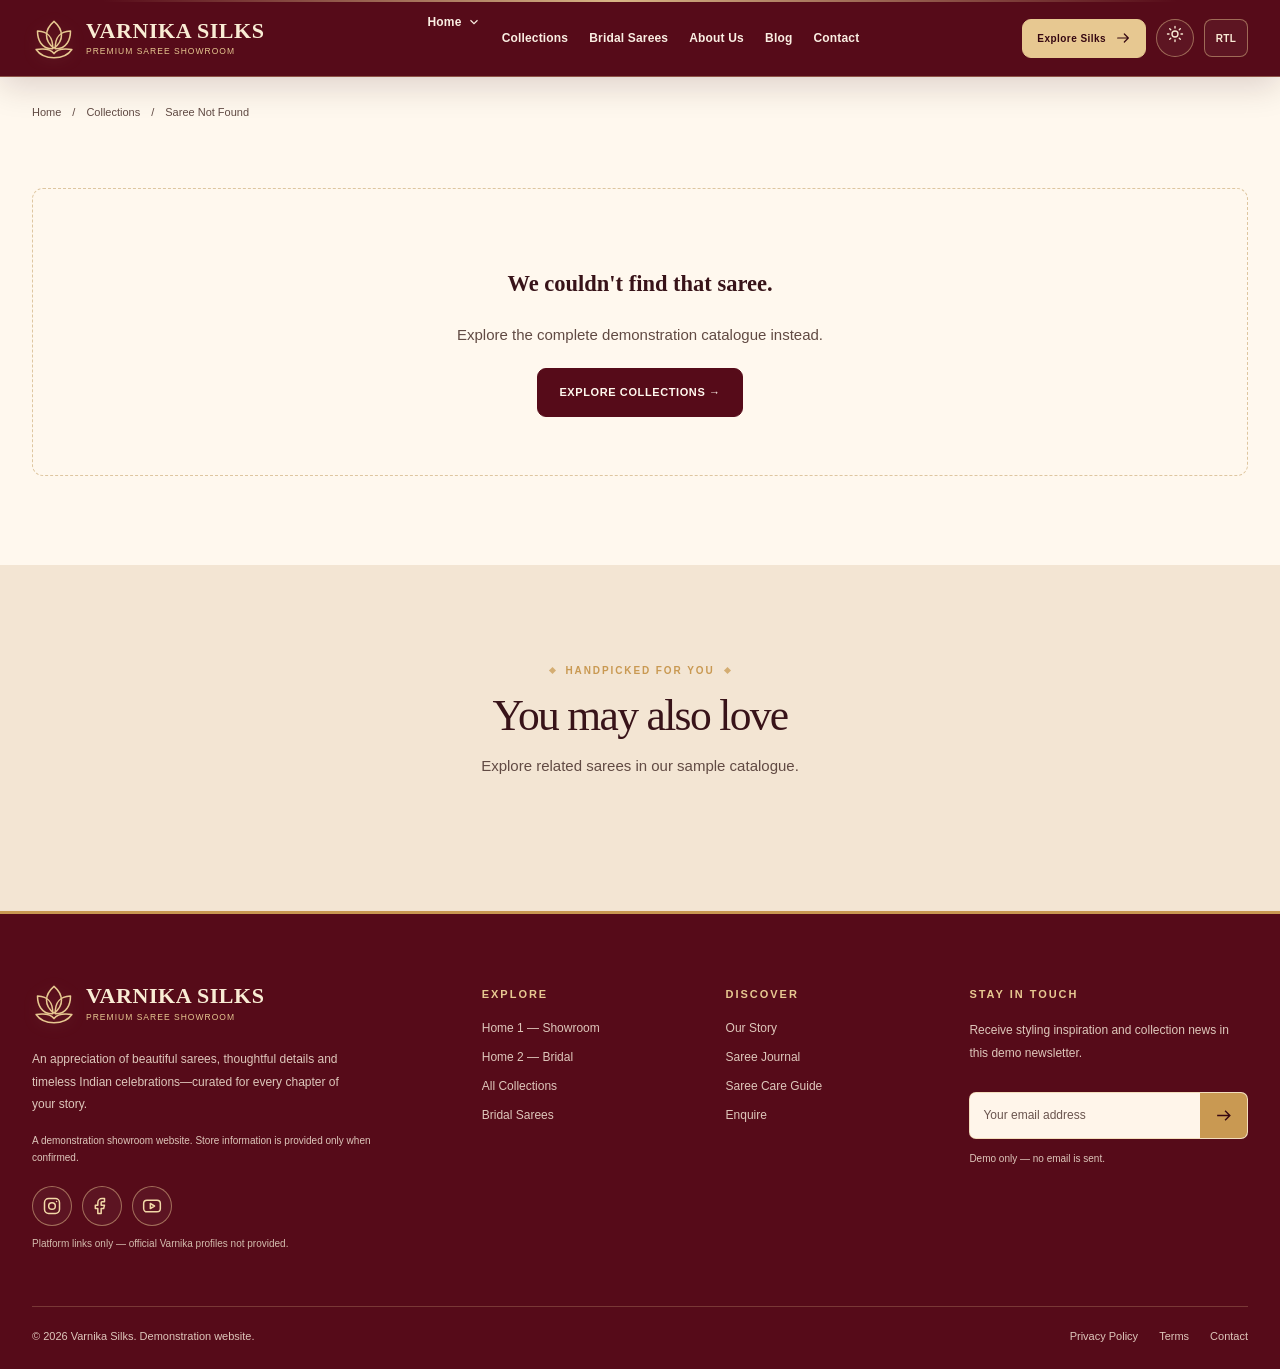
<file: Varnika_Silks/saree-details.html>
<!DOCTYPE html>
<html data-theme="light" dir="ltr" lang="en"><head><meta charset="utf-8"/><meta content="width=device-width,initial-scale=1" name="viewport"/><title>Saree Details | Varnika Silks</title><meta content="Explore saree colours, fabric details and care instructions from the Varnika Silks demonstration collection." name="description"/><meta content="#560B19" name="theme-color"/><meta content="website" property="og:type"/><meta content="Varnika Silks" property="og:site_name"/><meta content="Saree Details" property="og:title"/><meta content="Explore saree colours, fabric details and care instructions from the Varnika Silks demonstration collection." property="og:description"/><link href="assets/icons/favicon.svg" rel="icon" type="image/svg+xml"/><link href="assets/css/style.css" rel="stylesheet"/><script>(function(){try{var t=localStorage.getItem('varnika_theme'),d=localStorage.getItem('varnika_dir');document.documentElement.setAttribute('data-theme',t==='dark'?'dark':'light');document.documentElement.setAttribute('dir',d==='rtl'?'rtl':'ltr');}catch(e){}})();</script><script defer="" src="assets/js/data.js"></script><script defer="" src="assets/js/app.js"></script></head><body data-page="product"><a class="skip-link" href="#main-content">Skip to content</a>
<header class="site-header" id="site-header"><div class="container header-inner">
<a aria-label="Varnika Silks home" class="brand" href="index.html"><svg aria-hidden="true" class="brand-lotus" fill="none" stroke="currentColor" stroke-linejoin="round" stroke-width="2.2" viewbox="0 0 64 60"><path d="M32 44C17 33 18 17 32 5c14 12 15 28 0 39Z"></path><path d="M30 45C13 45 8 31 8 19c15 1 23 8 22 26Zm4 0c17 0 22-14 22-26-15 1-23 8-22 26Z"></path><path d="M6 46c15-2 22 0 26 6 4-6 11-8 26-6-6 9-15 12-26 12C21 58 12 55 6 46Z"></path></svg><span class="brand-words"><b>VARNIKA SILKS</b><small>Premium Saree Showroom</small></span></a>
<nav aria-label="Primary navigation" class="desktop-nav"><details class="home-dropdown"><summary class="">Home <svg aria-hidden="true" class="chevron" fill="none" stroke="currentColor" stroke-width="2" viewbox="0 0 24 24"><path d="m6 9 6 6 6-6"></path></svg></summary><div class="nav-menu-panel"><a href="index.html">Heritage Saree Showroom</a><a href="home2.html">Bridal &amp; Muhurtham Silks</a></div></details>
<a class="" href="collections.html">Collections</a>
<a class="" href="bridal-sarees.html">Bridal Sarees</a>
<a class="" href="about.html">About Us</a>
<a class="" href="blog.html">Blog</a>
<a class="" href="contact.html">Contact</a>
</nav><div class="header-actions"><a aria-label="Explore Varnika Silks saree collections" class="nav-feature-cta" href="collections.html">Explore Silks <svg aria-hidden="true" fill="none" stroke="currentColor" stroke-linecap="round" stroke-linejoin="round" stroke-width="1.8" viewbox="0 0 24 24"><path d="M4 12h16m-6-6 6 6-6 6"></path></svg></a><button aria-label="Switch to dark mode" class="header-icon theme-toggle" data-theme-toggle="" title="Toggle light/dark mode" type="button"><span class="sun-icon"><svg aria-hidden="true" fill="none" stroke="currentColor" stroke-linecap="round" stroke-width="1.8" viewbox="0 0 24 24"><circle cx="12" cy="12" r="4"></circle><path d="M12 2v2m0 16v2M4.93 4.93l1.4 1.4m11.34 11.34 1.4 1.4M2 12h2m16 0h2M4.93 19.07l1.4-1.4M17.67 6.33l1.4-1.4"></path></svg></span><span class="moon-icon"><svg aria-hidden="true" fill="none" stroke="currentColor" stroke-width="1.8" viewbox="0 0 24 24"><path d="M20.5 14.5A8.5 8.5 0 0 1 9.5 3.5a8.5 8.5 0 1 0 11 11Z"></path></svg></span></button><button aria-label="Switch text direction" class="header-icon direction-toggle" data-direction-toggle="" type="button">RTL</button><button aria-controls="mobile-nav" aria-expanded="false" aria-label="Open navigation" class="header-icon menu-toggle" id="menu-toggle" type="button"><svg aria-hidden="true" class="menu-icon-bars" fill="none" stroke="currentColor" stroke-linecap="round" stroke-width="2" viewbox="0 0 24 24"><path d="M4 7h16M4 12h16M4 17h16"></path></svg><svg aria-hidden="true" class="menu-icon-close" fill="none" stroke="currentColor" stroke-linecap="round" stroke-width="2" viewbox="0 0 24 24"><path d="M5 5l14 14M19 5L5 19"></path></svg></button></div>
</div><nav aria-label="Mobile navigation" class="mobile-nav" hidden="" id="mobile-nav"><div class="container mobile-nav-inner"><span class="mobile-nav-label">DISCOVER VARNIKA</span><a href="index.html">Home 1 — Heritage Showroom</a><a href="home2.html">Home 2 — Bridal &amp; Muhurtham</a><a href="collections.html">Collections</a><a href="bridal-sarees.html">Bridal Sarees</a><a href="about.html">About Us</a><a href="blog.html">Blog</a><a href="contact.html">Contact</a><a class="mobile-feature-cta" href="collections.html">Explore the Collections <svg aria-hidden="true" fill="none" stroke="currentColor" stroke-linecap="round" stroke-linejoin="round" stroke-width="1.8" viewbox="0 0 24 24"><path d="M4 12h16m-6-6 6 6-6 6"></path></svg></a><div class="mobile-controls"><button class="btn btn-outline btn-sm" data-theme-toggle="" type="button"><svg aria-hidden="true" fill="none" stroke="currentColor" stroke-linecap="round" stroke-width="1.8" viewbox="0 0 24 24"><circle cx="12" cy="12" r="4"></circle><path d="M12 2v2m0 16v2M4.93 4.93l1.4 1.4m11.34 11.34 1.4 1.4M2 12h2m16 0h2M4.93 19.07l1.4-1.4M17.67 6.33l1.4-1.4"></path></svg> <span data-theme-label="">Switch theme</span></button><button class="btn btn-outline btn-sm" data-direction-toggle="" type="button"><svg aria-hidden="true" fill="none" stroke="currentColor" stroke-linecap="round" stroke-linejoin="round" stroke-width="1.8" viewbox="0 0 24 24"><path d="m8 8-4 4 4 4m-4-4h16m-4-4 4 4-4 4"></path></svg><span data-dir-label="">Switch to RTL</span></button></div></div></nav></header><main id="main-content"><section class="detail-breadcrumb container"><a href="index.html">Home</a> <span>/</span> <a href="collections.html">Collections</a> <span>/</span> <span id="detail-crumb">Saree Details</span></section><section class="section detail-section"><div class="container"><div aria-live="polite" id="product-detail"><div class="loading-skeleton">Loading saree details...</div></div></div></section><section class="section section-soft"><div class="container"><div class="section-heading"><span class="eyebrow"><span class="tiny-diamond"></span>HANDPICKED FOR YOU<span class="tiny-diamond"></span></span><h2>You may also love</h2><p>Explore related sarees in our sample catalogue.</p></div><div class="product-grid product-grid-four" id="related-products"></div></div></section></main><footer class="site-footer"><div class="container"><div class="footer-grid"><div class="footer-about"><a aria-label="Varnika Silks home" class="brand brand-footer" href="index.html"><svg aria-hidden="true" class="brand-lotus" fill="none" stroke="currentColor" stroke-linejoin="round" stroke-width="2.2" viewbox="0 0 64 60"><path d="M32 44C17 33 18 17 32 5c14 12 15 28 0 39Z"></path><path d="M30 45C13 45 8 31 8 19c15 1 23 8 22 26Zm4 0c17 0 22-14 22-26-15 1-23 8-22 26Z"></path><path d="M6 46c15-2 22 0 26 6 4-6 11-8 26-6-6 9-15 12-26 12C21 58 12 55 6 46Z"></path></svg><span class="brand-words"><b>VARNIKA SILKS</b><small>Premium Saree Showroom</small></span></a><p>An appreciation of beautiful sarees, thoughtful details and timeless Indian celebrations—curated for every chapter of your story.</p><div class="footer-note">A demonstration showroom website. Store information is provided only when confirmed.</div><div aria-label="Social platform links" class="footer-social"><a aria-label="Instagram website" href="https://www.instagram.com/" rel="noopener noreferrer" target="_blank" title="Instagram"><svg aria-hidden="true" fill="none" stroke="currentColor" stroke-linecap="round" stroke-linejoin="round" stroke-width="1.8" viewbox="0 0 24 24"><rect height="18" rx="5" width="18" x="3" y="3"></rect><circle cx="12" cy="12" r="4"></circle><path d="M17.5 6.5h.01"></path></svg></a><a aria-label="Facebook website" href="https://www.facebook.com/" rel="noopener noreferrer" target="_blank" title="Facebook"><svg aria-hidden="true" fill="none" stroke="currentColor" stroke-linecap="round" stroke-linejoin="round" stroke-width="1.8" viewbox="0 0 24 24"><path d="M15 3h-3a5 5 0 0 0-5 5v3H4v4h3v6h4v-6h3l1-4h-4V8a1 1 0 0 1 1-1h3V3Z"></path></svg></a><a aria-label="YouTube website" href="https://www.youtube.com/" rel="noopener noreferrer" target="_blank" title="YouTube"><svg aria-hidden="true" fill="none" stroke="currentColor" stroke-linecap="round" stroke-linejoin="round" stroke-width="1.8" viewbox="0 0 24 24"><rect height="14" rx="4" width="20" x="2" y="5"></rect><path d="m10 9 5 3-5 3V9Z"></path></svg></a></div><span class="footer-social-caption">Platform links only — official Varnika profiles not provided.</span></div><div class="footer-col"><h3>Explore</h3><a href="index.html">Home 1 — Showroom</a><a href="home2.html">Home 2 — Bridal</a><a href="collections.html">All Collections</a><a href="bridal-sarees.html">Bridal Sarees</a></div><div class="footer-col"><h3>Discover</h3><a href="about.html">Our Story</a><a href="blog.html">Saree Journal</a><a href="blog-details.html?article=silk-care">Saree Care Guide</a><a href="contact.html#contact-form">Enquire</a></div><div class="footer-col"><h3>Stay in Touch</h3><p>Receive styling inspiration and collection news in this demo newsletter.</p><form class="newsletter-form" id="newsletter-form" novalidate=""><label class="sr-only" for="newsletter-email">Email address</label><input autocomplete="email" id="newsletter-email" placeholder="Your email address" required="" type="email"/><button aria-label="Subscribe to demo newsletter" type="submit"><svg aria-hidden="true" fill="none" stroke="currentColor" stroke-width="1.8" viewbox="0 0 24 24"><path d="M4 12h16m-6-6 6 6-6 6"></path></svg></button></form><span class="footer-mini">Demo only — no email is sent.</span></div></div><div class="footer-bottom"><span>© <span id="copyright-year">2026</span> Varnika Silks. Demonstration website.</span><div><a href="privacy.html">Privacy Policy</a><a href="terms.html">Terms</a><a href="contact.html">Contact</a></div></div></div></footer><div aria-atomic="true" aria-live="polite" class="toast" id="site-toast" role="status"></div></body></html>
</file>
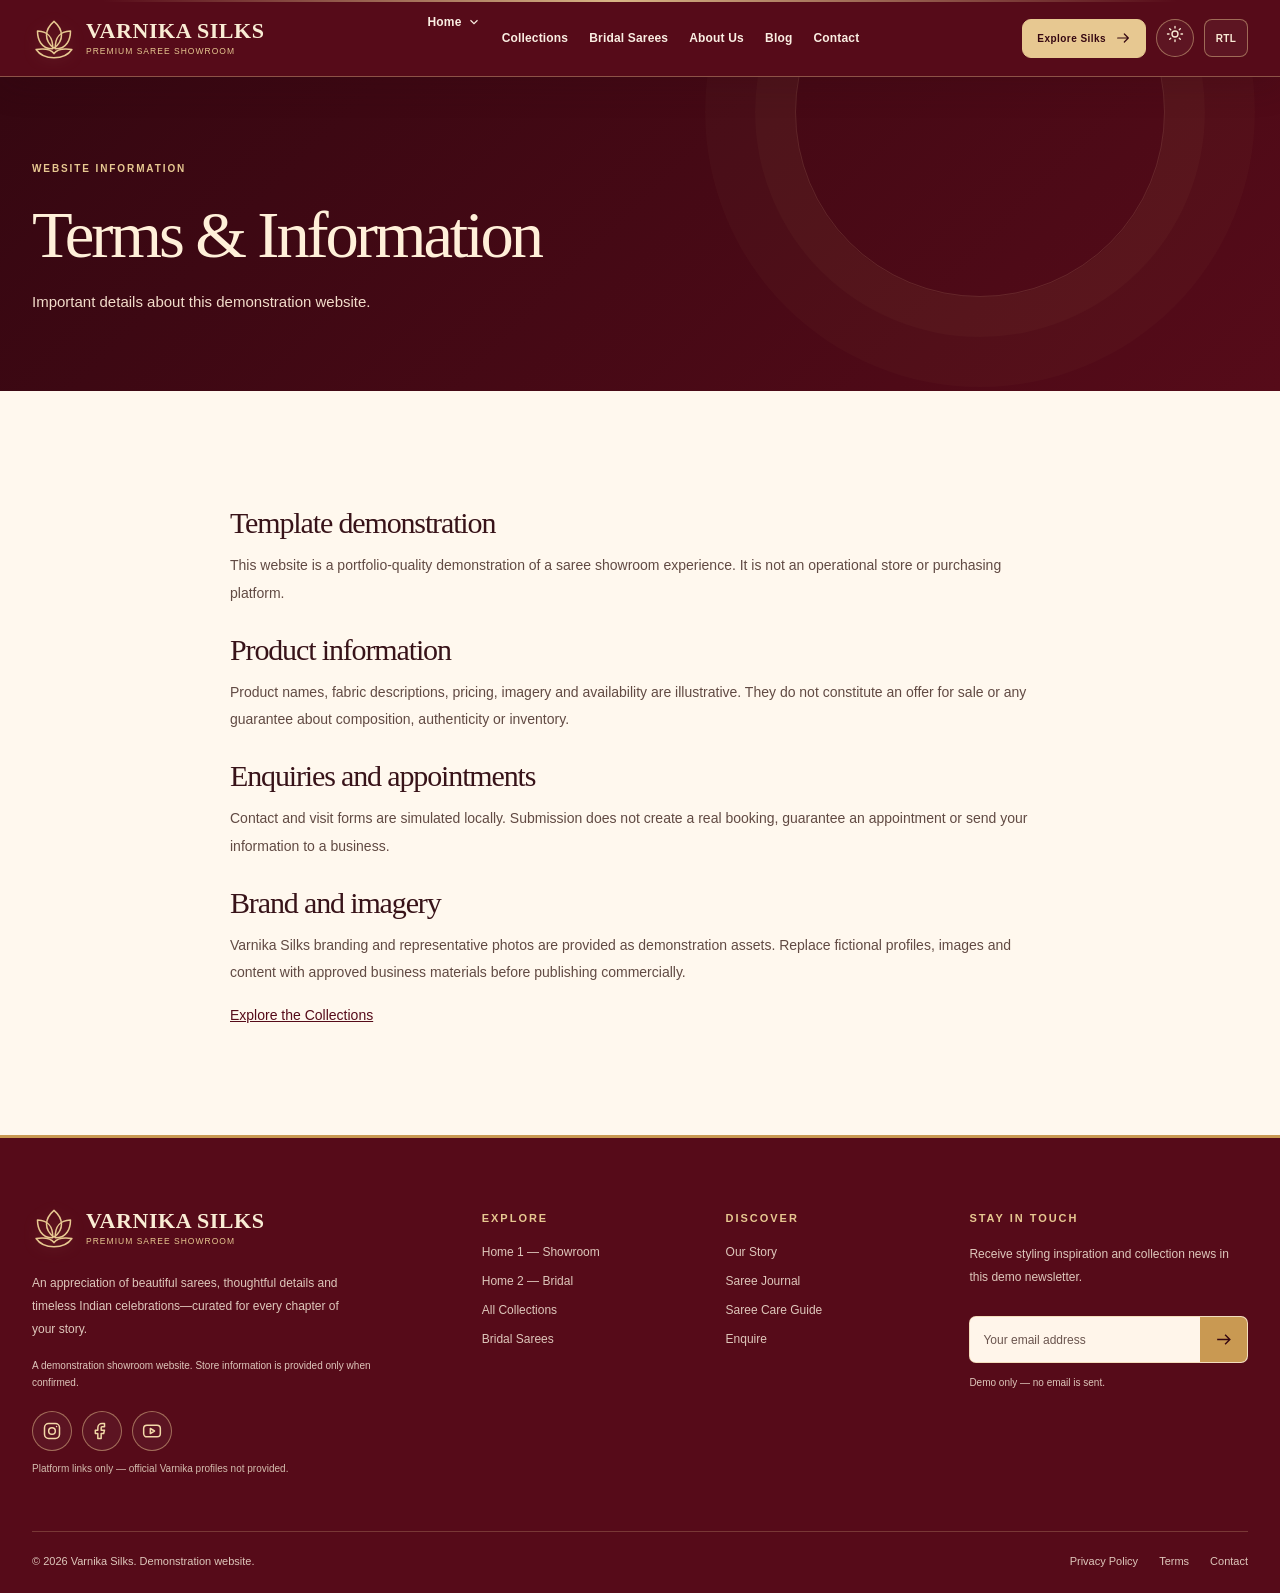
<file: Varnika_Silks/terms.html>
<!DOCTYPE html>
<html data-theme="light" dir="ltr" lang="en"><head><meta charset="utf-8"/><meta content="width=device-width,initial-scale=1" name="viewport"/><title>Terms &amp; Disclaimer | Varnika Silks</title><meta content="Terms and demonstration notice for the Varnika Silks premium saree showroom website template." name="description"/><meta content="#560B19" name="theme-color"/><meta content="website" property="og:type"/><meta content="Varnika Silks" property="og:site_name"/><meta content="Terms &amp; Disclaimer" property="og:title"/><meta content="Terms and demonstration notice for the Varnika Silks premium saree showroom website template." property="og:description"/><link href="assets/icons/favicon.svg" rel="icon" type="image/svg+xml"/><link href="assets/css/style.css" rel="stylesheet"/><script>(function(){try{var t=localStorage.getItem('varnika_theme'),d=localStorage.getItem('varnika_dir');document.documentElement.setAttribute('data-theme',t==='dark'?'dark':'light');document.documentElement.setAttribute('dir',d==='rtl'?'rtl':'ltr');}catch(e){}})();</script><script defer="" src="assets/js/data.js"></script><script defer="" src="assets/js/app.js"></script></head><body data-page="terms"><a class="skip-link" href="#main-content">Skip to content</a>
<header class="site-header" id="site-header"><div class="container header-inner">
<a aria-label="Varnika Silks home" class="brand" href="index.html"><svg aria-hidden="true" class="brand-lotus" fill="none" stroke="currentColor" stroke-linejoin="round" stroke-width="2.2" viewbox="0 0 64 60"><path d="M32 44C17 33 18 17 32 5c14 12 15 28 0 39Z"></path><path d="M30 45C13 45 8 31 8 19c15 1 23 8 22 26Zm4 0c17 0 22-14 22-26-15 1-23 8-22 26Z"></path><path d="M6 46c15-2 22 0 26 6 4-6 11-8 26-6-6 9-15 12-26 12C21 58 12 55 6 46Z"></path></svg><span class="brand-words"><b>VARNIKA SILKS</b><small>Premium Saree Showroom</small></span></a>
<nav aria-label="Primary navigation" class="desktop-nav"><details class="home-dropdown"><summary class="">Home <svg aria-hidden="true" class="chevron" fill="none" stroke="currentColor" stroke-width="2" viewbox="0 0 24 24"><path d="m6 9 6 6 6-6"></path></svg></summary><div class="nav-menu-panel"><a href="index.html">Heritage Saree Showroom</a><a href="home2.html">Bridal &amp; Muhurtham Silks</a></div></details>
<a class="" href="collections.html">Collections</a>
<a class="" href="bridal-sarees.html">Bridal Sarees</a>
<a class="" href="about.html">About Us</a>
<a class="" href="blog.html">Blog</a>
<a class="" href="contact.html">Contact</a>
</nav><div class="header-actions"><a aria-label="Explore Varnika Silks saree collections" class="nav-feature-cta" href="collections.html">Explore Silks <svg aria-hidden="true" fill="none" stroke="currentColor" stroke-linecap="round" stroke-linejoin="round" stroke-width="1.8" viewbox="0 0 24 24"><path d="M4 12h16m-6-6 6 6-6 6"></path></svg></a><button aria-label="Switch to dark mode" class="header-icon theme-toggle" data-theme-toggle="" title="Toggle light/dark mode" type="button"><span class="sun-icon"><svg aria-hidden="true" fill="none" stroke="currentColor" stroke-linecap="round" stroke-width="1.8" viewbox="0 0 24 24"><circle cx="12" cy="12" r="4"></circle><path d="M12 2v2m0 16v2M4.93 4.93l1.4 1.4m11.34 11.34 1.4 1.4M2 12h2m16 0h2M4.93 19.07l1.4-1.4M17.67 6.33l1.4-1.4"></path></svg></span><span class="moon-icon"><svg aria-hidden="true" fill="none" stroke="currentColor" stroke-width="1.8" viewbox="0 0 24 24"><path d="M20.5 14.5A8.5 8.5 0 0 1 9.5 3.5a8.5 8.5 0 1 0 11 11Z"></path></svg></span></button><button aria-label="Switch text direction" class="header-icon direction-toggle" data-direction-toggle="" type="button">RTL</button><button aria-controls="mobile-nav" aria-expanded="false" aria-label="Open navigation" class="header-icon menu-toggle" id="menu-toggle" type="button"><svg aria-hidden="true" class="menu-icon-bars" fill="none" stroke="currentColor" stroke-linecap="round" stroke-width="2" viewbox="0 0 24 24"><path d="M4 7h16M4 12h16M4 17h16"></path></svg><svg aria-hidden="true" class="menu-icon-close" fill="none" stroke="currentColor" stroke-linecap="round" stroke-width="2" viewbox="0 0 24 24"><path d="M5 5l14 14M19 5L5 19"></path></svg></button></div>
</div><nav aria-label="Mobile navigation" class="mobile-nav" hidden="" id="mobile-nav"><div class="container mobile-nav-inner"><span class="mobile-nav-label">DISCOVER VARNIKA</span><a href="index.html">Home 1 — Heritage Showroom</a><a href="home2.html">Home 2 — Bridal &amp; Muhurtham</a><a href="collections.html">Collections</a><a href="bridal-sarees.html">Bridal Sarees</a><a href="about.html">About Us</a><a href="blog.html">Blog</a><a href="contact.html">Contact</a><a class="mobile-feature-cta" href="collections.html">Explore the Collections <svg aria-hidden="true" fill="none" stroke="currentColor" stroke-linecap="round" stroke-linejoin="round" stroke-width="1.8" viewbox="0 0 24 24"><path d="M4 12h16m-6-6 6 6-6 6"></path></svg></a><div class="mobile-controls"><button class="btn btn-outline btn-sm" data-theme-toggle="" type="button"><svg aria-hidden="true" fill="none" stroke="currentColor" stroke-linecap="round" stroke-width="1.8" viewbox="0 0 24 24"><circle cx="12" cy="12" r="4"></circle><path d="M12 2v2m0 16v2M4.93 4.93l1.4 1.4m11.34 11.34 1.4 1.4M2 12h2m16 0h2M4.93 19.07l1.4-1.4M17.67 6.33l1.4-1.4"></path></svg> <span data-theme-label="">Switch theme</span></button><button class="btn btn-outline btn-sm" data-direction-toggle="" type="button"><svg aria-hidden="true" fill="none" stroke="currentColor" stroke-linecap="round" stroke-linejoin="round" stroke-width="1.8" viewbox="0 0 24 24"><path d="m8 8-4 4 4 4m-4-4h16m-4-4 4 4-4 4"></path></svg><span data-dir-label="">Switch to RTL</span></button></div></div></nav></header><main id="main-content"><section class="inner-hero"><div class="container"><span class="eyebrow">WEBSITE INFORMATION</span><h1>Terms &amp; Information</h1><p>Important details about this demonstration website.</p></div></section><section class="section legal"><div class="container prose"><h2>Template demonstration</h2><p>This website is a portfolio-quality demonstration of a saree showroom experience. It is not an operational store or purchasing platform.</p><h2>Product information</h2><p>Product names, fabric descriptions, pricing, imagery and availability are illustrative. They do not constitute an offer for sale or any guarantee about composition, authenticity or inventory.</p><h2>Enquiries and appointments</h2><p>Contact and visit forms are simulated locally. Submission does not create a real booking, guarantee an appointment or send your information to a business.</p><h2>Brand and imagery</h2><p>Varnika Silks branding and representative photos are provided as demonstration assets. Replace fictional profiles, images and content with approved business materials before publishing commercially.</p><p><a href="collections.html">Explore the Collections</a></p></div></section></main><footer class="site-footer"><div class="container"><div class="footer-grid"><div class="footer-about"><a aria-label="Varnika Silks home" class="brand brand-footer" href="index.html"><svg aria-hidden="true" class="brand-lotus" fill="none" stroke="currentColor" stroke-linejoin="round" stroke-width="2.2" viewbox="0 0 64 60"><path d="M32 44C17 33 18 17 32 5c14 12 15 28 0 39Z"></path><path d="M30 45C13 45 8 31 8 19c15 1 23 8 22 26Zm4 0c17 0 22-14 22-26-15 1-23 8-22 26Z"></path><path d="M6 46c15-2 22 0 26 6 4-6 11-8 26-6-6 9-15 12-26 12C21 58 12 55 6 46Z"></path></svg><span class="brand-words"><b>VARNIKA SILKS</b><small>Premium Saree Showroom</small></span></a><p>An appreciation of beautiful sarees, thoughtful details and timeless Indian celebrations—curated for every chapter of your story.</p><div class="footer-note">A demonstration showroom website. Store information is provided only when confirmed.</div><div aria-label="Social platform links" class="footer-social"><a aria-label="Instagram website" href="https://www.instagram.com/" rel="noopener noreferrer" target="_blank" title="Instagram"><svg aria-hidden="true" fill="none" stroke="currentColor" stroke-linecap="round" stroke-linejoin="round" stroke-width="1.8" viewbox="0 0 24 24"><rect height="18" rx="5" width="18" x="3" y="3"></rect><circle cx="12" cy="12" r="4"></circle><path d="M17.5 6.5h.01"></path></svg></a><a aria-label="Facebook website" href="https://www.facebook.com/" rel="noopener noreferrer" target="_blank" title="Facebook"><svg aria-hidden="true" fill="none" stroke="currentColor" stroke-linecap="round" stroke-linejoin="round" stroke-width="1.8" viewbox="0 0 24 24"><path d="M15 3h-3a5 5 0 0 0-5 5v3H4v4h3v6h4v-6h3l1-4h-4V8a1 1 0 0 1 1-1h3V3Z"></path></svg></a><a aria-label="YouTube website" href="https://www.youtube.com/" rel="noopener noreferrer" target="_blank" title="YouTube"><svg aria-hidden="true" fill="none" stroke="currentColor" stroke-linecap="round" stroke-linejoin="round" stroke-width="1.8" viewbox="0 0 24 24"><rect height="14" rx="4" width="20" x="2" y="5"></rect><path d="m10 9 5 3-5 3V9Z"></path></svg></a></div><span class="footer-social-caption">Platform links only — official Varnika profiles not provided.</span></div><div class="footer-col"><h3>Explore</h3><a href="index.html">Home 1 — Showroom</a><a href="home2.html">Home 2 — Bridal</a><a href="collections.html">All Collections</a><a href="bridal-sarees.html">Bridal Sarees</a></div><div class="footer-col"><h3>Discover</h3><a href="about.html">Our Story</a><a href="blog.html">Saree Journal</a><a href="blog-details.html?article=silk-care">Saree Care Guide</a><a href="contact.html#contact-form">Enquire</a></div><div class="footer-col"><h3>Stay in Touch</h3><p>Receive styling inspiration and collection news in this demo newsletter.</p><form class="newsletter-form" id="newsletter-form" novalidate=""><label class="sr-only" for="newsletter-email">Email address</label><input autocomplete="email" id="newsletter-email" placeholder="Your email address" required="" type="email"/><button aria-label="Subscribe to demo newsletter" type="submit"><svg aria-hidden="true" fill="none" stroke="currentColor" stroke-width="1.8" viewbox="0 0 24 24"><path d="M4 12h16m-6-6 6 6-6 6"></path></svg></button></form><span class="footer-mini">Demo only — no email is sent.</span></div></div><div class="footer-bottom"><span>© <span id="copyright-year">2026</span> Varnika Silks. Demonstration website.</span><div><a href="privacy.html">Privacy Policy</a><a href="terms.html">Terms</a><a href="contact.html">Contact</a></div></div></div></footer><div aria-atomic="true" aria-live="polite" class="toast" id="site-toast" role="status"></div></body></html>
</file>
<file: Varnika_Silks/assets/css/style.css>
/* Varnika Silks — locally self-contained luxury saree showroom */
:root,[data-theme="light"]{
 --bg-primary:#FFF8EE;--bg-secondary:#F3E5D3;--bg-elevated:#FFFFFF;--bg-soft:#F9EFDF;
 --text-primary:#381319;--text-secondary:#614A43;--text-muted:#76645A;
 --brand-primary:#560B19;--brand-dark:#350711;--brand-gold:#C99952;--brand-gold-light:#E7C891;--brand-emerald:#173F32;
 --border-primary:#DEC6A0;--border-soft:rgba(86,11,25,.12);--card-shadow:0 12px 32px rgba(53,7,17,.10);
 --gradient-primary:linear-gradient(135deg,#350711,#560B19);--gradient-gold:linear-gradient(135deg,#C99952,#E7C891);
 --nav-bg:#560B19;--nav-text:#FFF1D9;--footer-bg:#560B19;--footer-ink:#FFF1D9;--button-ink:#fff7e7;--overlay-ink:#fff4dd;--field-bg:#fffdf9;--soft-wine:#F1DDD8;
 --font-display: 'Iowan Old Style','Palatino Linotype','Book Antiqua',Georgia,'Times New Roman',serif;
 --font-body:Inter,'Segoe UI',Arial,sans-serif;
 --ease:cubic-bezier(.22,.61,.36,1);
}
[data-theme="dark"]{
 --bg-primary:#1B0B10;--bg-secondary:#270E17;--bg-elevated:#351620;--bg-soft:#45202B;
 --text-primary:#FFF2DC;--text-secondary:#E0CBB6;--text-muted:#C2AB9B;
 --brand-primary:#E7C891;--brand-dark:#350711;--brand-gold:#E7C891;--brand-gold-light:#F2D8A7;--brand-emerald:#2D5949;
 --border-primary:rgba(231,200,145,.26);--border-soft:rgba(231,200,145,.12);--card-shadow:0 16px 38px rgba(0,0,0,.32);
 --gradient-primary:linear-gradient(135deg,#560B19,#783046);--gradient-gold:linear-gradient(135deg,#C99952,#E7C891);
 --nav-bg:#270E17;--nav-text:#FFF1D9;--footer-bg:#270E17;--footer-ink:#FFF2DC;--button-ink:#350711;--overlay-ink:#fff4dd;--field-bg:#32171f;--soft-wine:#3c1b29;
}
*,*::before,*::after{box-sizing:border-box}
html{scroll-behavior:smooth;scroll-padding-top:92px}
body{margin:0;background:var(--bg-primary);color:var(--text-primary);font-family:var(--font-body);line-height:1.7;font-size:15px;overflow-x:clip;-webkit-font-smoothing:antialiased}
button,input,select,textarea{font:inherit}
button{cursor:pointer}
a{color:inherit;text-decoration:none}
img,svg{max-width:100%}
img{display:block;width:100%;object-fit:cover}
svg{width:20px;height:20px;flex:0 0 auto}
::selection{background:#C99952;color:#350711}
:focus-visible{outline:3px solid var(--brand-gold);outline-offset:3px}
[hidden]{display:none!important}
.sr-only{position:absolute!important;clip:rect(0,0,0,0);height:1px;width:1px;white-space:nowrap;overflow:hidden}
.skip-link{position:fixed;top:-100px;left:20px;z-index:1000;background:#fff;padding:12px 20px;color:#560B19}
.skip-link:focus{top:12px}
.container{width:min(100% - 64px,1280px);margin-inline:auto}
.narrow{max-width:790px;margin-inline:auto}
.centered{text-align:center}
.section{padding-block:clamp(64px,7vw,98px)}
.section-soft{background:var(--bg-secondary)}
.section-wine{background:var(--nav-bg);color:#FFF2DC}
.section-heading{text-align:center;max-width:790px;margin:0 auto 43px}
.section-heading.align-left{text-align:start;margin-inline:0}
.section-heading h2,h2,.legal h2{font-family:var(--font-display);font-size:clamp(31px,3.4vw,51px);font-weight:500;letter-spacing:-.038em;line-height:1.13;margin:11px 0 12px}
h1,h2,h3,h4,p{overflow-wrap:break-word}
h1,h2,h3,h4{font-family:var(--font-display)}
h3{font-size:24px;line-height:1.2;font-weight:500}
p{color:var(--text-secondary);margin:0 0 16px}
.section-heading p{max-width:650px;margin:0 auto;color:var(--text-secondary);font-size:15px}
.section-heading.align-left p{margin-inline:0}
.eyebrow{display:inline-flex;align-items:center;gap:10px;font-size:10px;font-family:var(--font-body);font-weight:780;letter-spacing:.19em;line-height:1.5;text-transform:uppercase;color:var(--brand-gold)}
.tiny-diamond{width:5px;height:5px;transform:rotate(45deg);background:currentColor;display:inline-block;opacity:.75}
.large-heading{font-family:var(--font-display);font-size:clamp(37px,5vw,69px);line-height:1.12;font-weight:500;letter-spacing:-.04em}
em{font-weight:400;font-style:italic}
.section-tail{text-align:center;margin-top:36px}
/* Header: inline icon artwork, no external SVG <use> references */
.site-header{position:sticky;top:0;z-index:90;background:var(--nav-bg);border-bottom:1px solid rgba(231,200,145,.22);color:var(--nav-text);box-shadow:0 3px 22px rgba(23,3,8,.14)}
.header-inner{min-height:76px;display:flex;align-items:center;gap:24px}
.brand{display:flex;align-items:center;gap:10px;flex-shrink:0;min-width:220px;color:#f9ecd4;line-height:1.1}
.brand-lotus{width:44px;height:45px;color:#E7C891}
.brand-words{display:flex;flex-direction:column;gap:4px;white-space:nowrap}
.brand-words b{font-family:var(--font-display);font-size:22px;letter-spacing:.025em;font-weight:600}
.brand-words small{font-family:var(--font-body);font-size:8.5px;color:#E7C891;letter-spacing:.12em;text-transform:uppercase}
.desktop-nav{display:flex;align-items:center;justify-content:center;gap:clamp(12px,1.65vw,28px);margin-inline:auto;height:76px;white-space:nowrap}
.desktop-nav>a,.home-dropdown>summary{font-size:12px;font-weight:650;display:inline-flex;align-items:center;gap:5px;min-height:44px;position:relative;color:#faeee2;cursor:pointer;transition:color .22s}
.desktop-nav>a::after,.home-dropdown>summary::after{content:"";position:absolute;bottom:4px;left:0;width:0;height:2px;background:#e7c891;transition:width .25s}
.desktop-nav>a:hover,.desktop-nav>a.active,.home-dropdown>summary:hover,.home-dropdown>summary.active{color:#f6d49a}
.desktop-nav>a:hover::after,.desktop-nav>a.active::after,.home-dropdown>summary.active::after,.home-dropdown>summary:hover::after{width:100%}
.home-dropdown{position:relative;height:76px;display:flex;align-items:center}
.home-dropdown summary{list-style:none}
.home-dropdown summary::-webkit-details-marker{display:none}
.chevron{width:14px;height:14px;transition:transform .2s}
.home-dropdown[open] .chevron{transform:rotate(180deg)}
.nav-menu-panel{position:absolute;top:calc(100% - 3px);left:0;min-width:265px;border:1px solid rgba(231,200,145,.35);border-radius:0 0 12px 12px;padding:12px;background:var(--nav-bg);box-shadow:0 15px 35px rgba(20,5,10,.28);display:grid;gap:4px}
.nav-menu-panel a{font-size:12px;white-space:normal;line-height:1.3;padding:12px 10px;border-radius:6px;transition:all .2s}
.nav-menu-panel a:hover,.nav-menu-panel a[aria-current="page"]{color:#350711;background:#E7C891}
.header-actions{display:flex;align-items:center;gap:8px;flex-shrink:0}
.header-icon{height:38px;min-width:38px;display:grid;place-items:center;background:transparent;border:1px solid rgba(231,200,145,.4);border-radius:50%;color:#f8e9d4;transition:background .25s,color .25s,border .25s}
.header-icon svg{height:18px;width:18px}
.header-icon:hover{color:#350711;background:#E7C891;border-color:#E7C891}
.direction-toggle{font-size:10px;font-weight:800;letter-spacing:.04em;border-radius:8px;min-width:44px}
[data-theme="light"] .moon-icon,[data-theme="dark"] .sun-icon{display:none}
[data-theme="dark"] .moon-icon{display:flex}
.menu-toggle,.mobile-nav{display:none}
.mobile-nav-inner{padding:18px 0 26px;display:flex;flex-direction:column;gap:2px}
.mobile-nav-inner>a{padding:10px 4px;color:#fff1dc;border-bottom:1px solid rgba(231,200,145,.16);font-weight:550}
.mobile-nav-label{color:#E7C891;letter-spacing:.12em;font-size:10px;margin:4px 0 11px}
.mobile-controls{display:flex;flex-wrap:wrap;gap:10px;margin-top:15px}
.mobile-controls .btn{flex:1;min-width:145px}
/* Buttons and interactions */
.btn{display:inline-flex;align-items:center;justify-content:center;gap:11px;min-height:49px;padding:12px 21px;border-radius:9px;border:1px solid transparent;font-size:11px;font-weight:790;letter-spacing:.055em;line-height:1.3;text-transform:uppercase;text-align:center;transition:transform .28s var(--ease),box-shadow .28s,color .28s,background .28s,border .28s;white-space:normal;text-decoration:none;position:relative}
.btn svg{width:17px;height:17px;transition:transform .28s var(--ease)}
.btn:hover{transform:translateY(-2px);box-shadow:0 10px 22px rgba(162,87,19,.16)}
.btn:hover svg{transform:translateX(4px)}
[dir="rtl"] .btn:hover svg{transform:translateX(-4px)}
.btn-primary{background:#560B19;color:#fff8ee;border-color:#560B19}
.btn-primary:hover{background:#B67434;color:#fff9ef;border-color:#B67434}
[data-theme="dark"] .btn-primary{background:#E7C891;color:#350711;border-color:#E7C891}
[data-theme="dark"] .btn-primary:hover{background:#EAA255;border-color:#EAA255;color:#28100a}
.btn-secondary{background:var(--gradient-gold);color:#350711;border-color:#C99952}
.btn-secondary:hover{background:#EAA255;color:#350711}
.btn-outline{border-color:var(--brand-primary);color:var(--text-primary);background:transparent}
.btn-outline:hover{border-color:#B67434;color:#B67434;background:rgba(201,153,82,.08)}
.btn-outline-light{border-color:rgba(255,247,226,.67);color:#fff5e3;background:transparent}
.btn-outline-light:hover{background:#e8bd78;border-color:#e8bd78;color:#350711}
.btn-text{border-color:transparent;color:var(--brand-primary);background:transparent;padding:5px 0;min-height:32px;border-radius:0}
.btn-text:hover{border-color:transparent;color:#B67434;box-shadow:none}
.btn-sm{min-height:40px;padding:9px 15px;font-size:10px}
.btn-full{width:100%}
.hero-actions{display:flex;flex-wrap:wrap;align-items:center;gap:12px;margin-top:30px}
.hero-actions.centered{justify-content:center}
/* First homepage hero */
.hero-home{background:linear-gradient(130deg,rgba(243,220,187,.6) 0,transparent 65%),var(--bg-primary);overflow:hidden}
.hero-grid{min-height:590px;display:grid;grid-template-columns:1fr 1.06fr;align-items:stretch;gap:4%;padding-top:42px;padding-bottom:42px}
.hero-copy{display:flex;flex-direction:column;justify-content:center;position:relative;z-index:1;padding:32px 0}
.hero-eyebrow{font-size:10px;color:var(--text-muted);letter-spacing:.18em}
.hero h1,.hero-copy h1{font-family:var(--font-display);font-size:clamp(53px,6vw,90px);line-height:.98;letter-spacing:-.055em;font-weight:500;margin:24px 0 27px;max-width:650px}
.hero h1 em,.hero-copy h1 em,.editorial-copy h2 em{color:var(--brand-primary)}
.hero-copy>p{max-width:520px;font-size:16px;line-height:1.9}
.hero-footnote{display:flex;align-items:center;gap:14px;color:var(--text-muted);font-size:9px;font-weight:700;letter-spacing:.14em;margin-top:68px}
.ornament-line{height:1px;width:45px;background:var(--brand-gold)}
.hero-visual{position:relative;border-radius:175px 6px 6px 6px;overflow:hidden;min-height:540px;background:#552a26;border:8px solid rgba(255,255,255,.25);box-shadow:var(--card-shadow)}
.hero-photo{height:100%;object-position:center center;object-fit:cover;filter:saturate(1.04)}
.hero-picture-caption{position:absolute;right:20px;bottom:20px;z-index:1;display:flex;flex-direction:column;gap:5px;padding:16px 21px;background:rgba(45,16,20,.82);color:#f8eddc;border:1px solid rgba(231,200,145,.4);backdrop-filter:blur(9px)}
.hero-picture-caption small{font-size:9px;letter-spacing:.16em;color:#eec68d}
.hero-picture-caption strong{font-family:var(--font-display);font-size:20px;font-weight:500}
.feature-band{background:var(--bg-soft);border-block:1px solid var(--border-primary)}
.feature-row{display:grid;grid-template-columns:repeat(4,minmax(0,1fr));gap:0;padding-block:23px}
.feature{display:flex;align-items:center;gap:14px;padding-inline:22px;border-right:1px solid var(--border-primary)}
[dir="rtl"] .feature{border-right:none;border-left:1px solid var(--border-primary)}
.feature:first-child{padding-inline-start:0}
.feature:last-child{border:0;padding-inline-end:0}
.feature-glyph{font-family:Georgia,serif;font-size:28px;color:var(--brand-gold);min-width:34px;text-align:center;line-height:1}
.feature strong{display:block;font-size:12px;color:var(--text-primary);line-height:1.5}
.feature small{display:block;font-size:11px;color:var(--text-secondary);line-height:1.5}
/* Category image cards */
.collection-grid{display:grid;grid-template-columns:repeat(4,minmax(0,1fr));gap:20px}
.category-card{position:relative;overflow:hidden;display:block;border-radius:12px;height:354px;background:#52251f;box-shadow:var(--card-shadow)}
.category-card>img{height:100%;transition:transform .7s var(--ease)}
.category-card:hover img{transform:scale(1.055)}
.category-overlay{position:absolute;inset:auto 0 0;padding:42px 19px 19px;display:flex;flex-direction:column;align-items:flex-start;line-height:1.3;color:#fff9eb;background:linear-gradient(180deg,transparent,rgba(29,5,10,.9))}
.category-overlay>b{font-family:var(--font-display);font-size:27px;line-height:1.08;font-weight:500}
.category-overlay>small{font-size:11px;margin-top:9px;color:#f1ddc7}
.arrow-circle{position:absolute;right:16px;bottom:17px;width:36px;height:36px;border-radius:50%;display:grid;place-items:center;background:#E7C891;color:#350711;transition:background .25s}
.arrow-circle svg{height:18px;width:18px}
.category-card:hover .arrow-circle{background:#f4a94c}
/* Product cards */
.product-grid{display:grid;grid-template-columns:repeat(3,minmax(0,1fr));gap:23px}
.product-grid-four{grid-template-columns:repeat(4,minmax(0,1fr))}
.product-grid-three{grid-template-columns:repeat(3,minmax(0,1fr))}
.product-card{display:flex;flex-direction:column;min-width:0;background:var(--bg-elevated);border:1px solid var(--border-soft);border-radius:12px;overflow:hidden;box-shadow:var(--card-shadow);transition:transform .3s var(--ease),border-color .3s,box-shadow .3s}
.product-card:hover{transform:translateY(-4px);border-color:var(--brand-gold);box-shadow:0 18px 38px rgba(53,7,17,.16)}
.product-img-link{position:relative;display:block;background:#dec9b8;aspect-ratio:4/4.25;overflow:hidden}
.product-img-link img{height:100%;transition:transform .55s var(--ease)}
.product-card:hover .product-img-link img{transform:scale(1.045)}
.product-tag{position:absolute;top:12px;left:12px;background:#560B19;color:#fff4e7;padding:5px 9px;font-size:9px;font-weight:750;letter-spacing:.08em;text-transform:uppercase}
.product-info{padding:20px 18px 18px;display:flex;flex-direction:column;gap:8px;flex:1}
.product-meta{font-size:9px;letter-spacing:.14em;color:var(--text-muted);font-weight:800;text-transform:uppercase}
.product-info h3{font-size:20px;line-height:1.18;margin:0;min-height:48px}
.product-info h3 a:hover{color:var(--brand-gold)}
.product-price{font-size:17px;font-weight:780;color:var(--text-primary);margin:2px 0 1px}
.product-price small{font-size:9px;font-weight:450;color:var(--text-muted);margin-left:5px}
.product-shade{font-size:11px;color:var(--text-secondary);margin:0 0 4px}
.product-actions{display:flex;gap:8px;margin-top:auto;padding-top:8px;align-items:stretch}
.product-actions .btn{min-width:0;flex:1;padding-inline:11px;font-size:9px;min-height:40px;gap:5px}
.product-actions .btn svg{height:13px;width:13px}
.product-actions .icon-action{flex:0 0 39px;width:39px;min-height:40px;border-radius:8px;border:1px solid var(--border-primary);display:grid;place-items:center;color:var(--text-primary);background:var(--bg-primary)}
.product-actions .icon-action:hover{background:#E7C891;color:#350711;border-color:#E7C891}
.product-actions .icon-action svg{height:17px;width:17px}
.demo-note{font-size:12px;color:var(--text-muted);margin-top:16px}
/* Editorial, values, occasional sections */
.editorial-section{background:var(--bg-secondary);padding-block:0}
.editorial-grid{display:grid;grid-template-columns:minmax(0,1fr) minmax(0,1fr);align-items:center;gap:clamp(36px,6vw,94px)}
.editorial-section .editorial-grid{max-width:1360px}
.editorial-frame{height:470px;overflow:hidden;position:relative;background:#71352e;border-radius:12px;box-shadow:var(--card-shadow)}
.editorial-frame img{height:100%;object-fit:cover;object-position:center 22%}
.editorial-copy{padding-block:48px}
.editorial-copy h2{font-family:var(--font-display);font-weight:500;font-size:clamp(38px,4vw,62px);line-height:1.09;letter-spacing:-.045em;margin:16px 0 18px}
.editorial-copy p{font-size:15px;line-height:1.85}
.editorial-copy .btn{margin-top:13px}
.editorial-points{border-top:1px solid var(--border-primary);margin:25px 0 7px;display:grid}
.editorial-points span{display:flex;gap:19px;padding:11px 0;font-size:12px;color:var(--brand-gold);border-bottom:1px solid var(--border-primary)}
.editorial-points b{color:var(--text-primary);font-weight:600}
.value-grid{display:grid;grid-template-columns:repeat(3,minmax(0,1fr));gap:18px}
.value-card{padding:36px 30px;border:1px solid var(--border-primary);background:var(--bg-elevated);border-radius:11px;min-width:0;min-height:226px}
.value-number{font-size:12px;font-weight:760;letter-spacing:.13em;color:var(--brand-gold)}
.value-card h3{font-size:28px;margin:25px 0 12px}
.value-card p{font-size:13px;line-height:1.85;margin:0}
.value-link{display:flex;flex-direction:column;transition:transform .25s,border .25s}
.value-link h3{margin-top:13px}
.value-link b{display:inline-flex;align-items:center;gap:6px;font-size:11px;color:var(--brand-primary);margin-top:auto;padding-top:18px}
.value-link svg{height:16px;width:16px}
.value-link:hover{transform:translateY(-3px);border-color:var(--brand-gold)}
.occasion-links{display:grid;grid-template-columns:repeat(2,minmax(0,1fr));gap:12px 28px}
.occasion-links>a{font-family:var(--font-display);font-size:26px;border-bottom:1px solid var(--border-primary);padding:20px 4px;display:flex;align-items:center;justify-content:space-between;gap:14px;transition:color .2s}
.occasion-links>a>span{font-size:10px;display:flex;align-items:center;gap:9px;font-family:var(--font-body);color:var(--brand-gold)}
.occasion-links>a:hover{color:var(--brand-gold)}
.occasion-links svg{width:17px;height:17px}
.journal-preview{display:grid;grid-template-columns:1.55fr 1fr;gap:30px}
.journal-feature{height:410px;position:relative;display:block;overflow:hidden;border-radius:12px;background:#5c2026}
.journal-feature>img{height:100%;transition:transform .4s}
.journal-feature:hover>img{transform:scale(1.035)}
.journal-feature>div{position:absolute;inset:auto 0 0;padding:55px 35px 30px;color:#fff4e5;background:linear-gradient(transparent,rgba(31,5,10,.94))}
.journal-feature small{letter-spacing:.13em;font-size:10px;color:#e8c78e}
.journal-feature h3{font-size:31px;max-width:430px;margin:10px 0}
.journal-feature span{display:flex;gap:8px;align-items:center;font-size:12px}
.journal-feature svg{width:18px;height:18px}
.journal-sidebar{display:flex;flex-direction:column;gap:10px}
.journal-sidebar a{background:var(--bg-elevated);border:1px solid var(--border-soft);border-radius:8px;display:grid;gap:10px;padding:25px;flex:1;position:relative;transition:border-color .25s}
.journal-sidebar a:hover{border-color:var(--brand-gold)}
.journal-sidebar b{font-family:var(--font-display);font-size:24px;font-weight:500;max-width:280px;line-height:1.2}
.journal-sidebar small{font-size:10px;color:var(--brand-gold)}
.journal-sidebar svg{position:absolute;right:23px;bottom:22px;width:18px;height:18px;color:var(--brand-gold)}
.final-cta{background:#560B19;color:#fff3dd;position:relative;overflow:hidden;padding:clamp(75px,8vw,111px) 0;text-align:center}
.final-cta:before,.final-cta:after{content:"";position:absolute;border:1px solid rgba(231,200,145,.14);width:300px;height:300px;border-radius:50%;top:50%;transform:translateY(-50%)}
.final-cta:before{left:-130px}.final-cta:after{right:-130px}
.cta-inner{position:relative;z-index:1;display:flex;flex-direction:column;align-items:center}
.cta-inner h2{font-size:clamp(38px,5vw,68px);font-weight:500;letter-spacing:-.045em;max-width:880px;margin:15px 0}
.cta-inner p{max-width:620px;color:#f0dace;margin:0}
.cta-inner .btn-primary{background:#E7C891;color:#350711;border-color:#E7C891}
.cta-inner .btn-primary:hover{background:#EAA255;border-color:#EAA255}
/* Home 2: distinct bridal experience */
.bridal-hero{padding-block:38px 62px;background:var(--bg-secondary)}
.bridal-hero-grid{display:grid;grid-template-columns:.98fr 1.02fr;min-height:595px;align-items:center;gap:6%}
.bridal-hero-photo{height:595px;position:relative;background:#652930;border-radius:220px 220px 10px 10px;overflow:hidden;border:9px solid rgba(201,153,82,.35);box-shadow:var(--card-shadow)}
.bridal-hero-photo>img{height:100%;object-position:center center}
.photo-index{position:absolute;left:20px;bottom:18px;color:#fff3de;font-size:9px;letter-spacing:.15em;background:rgba(45,10,18,.8);padding:10px 15px}
.bridal-hero-copy h1{font-family:var(--font-display);font-size:clamp(55px,6vw,94px);font-weight:500;line-height:1.01;letter-spacing:-.057em;margin:23px 0}
.bridal-hero-copy h1 em{color:var(--brand-primary)}
.bridal-hero-copy p{font-size:16px;max-width:500px;line-height:1.9}
.gold-rule{height:1px;width:140px;background:var(--brand-gold);margin:24px 0}
.bridal-micro{display:flex;gap:24px;flex-wrap:wrap;font-size:10px;letter-spacing:.1em;color:var(--text-muted);margin-top:55px;font-weight:650}
.section-bridal-intro{padding-block:95px 100px}
.section-bridal-intro p{max-width:670px;margin:auto}
.palette-grid{display:grid;grid-template-columns:repeat(4,minmax(0,1fr));gap:18px}
.palette-card{background:var(--bg-elevated);padding:22px;border:1px solid var(--border-soft);border-radius:12px;display:flex;flex-direction:column;gap:8px;min-width:0;transition:transform .25s,border .25s;position:relative}
.palette-card:hover{transform:translateY(-4px);border-color:var(--brand-gold)}
.palette-swatch{display:block;height:134px;background:radial-gradient(ellipse at 20% 20%,rgba(255,255,255,.3),transparent 45%),repeating-linear-gradient(135deg,transparent,transparent 8px,rgba(255,255,255,.08) 9px,transparent 10px),var(--swatch);border-radius:6px 6px 35px 6px;margin-bottom:10px;box-shadow:inset 0 -12px 22px rgba(0,0,0,.12)}
.palette-card strong{font-family:var(--font-display);font-size:23px;font-weight:500;line-height:1.2}
.palette-card small{color:var(--text-secondary);font-size:11px}
.palette-card svg{position:absolute;right:18px;bottom:18px;color:var(--brand-gold);width:18px;height:18px}
.flip>.editorial-copy{order:1}.flip>.editorial-frame{order:2}
.frame-silk img{object-position:50% 15%}
.steps-list{display:grid;gap:10px;margin:25px 0}
.steps-list>div{display:flex;gap:16px;border-top:1px solid var(--border-primary);padding:14px 0}
.steps-list>div>span{color:var(--brand-gold);font-weight:750;font-size:11px}
.steps-list strong{display:block;font-size:13px}
.steps-list small{color:var(--text-secondary);font-size:12px}
.section-wine .section-heading h2,.section-wine .section-heading p{color:#FFF2DC}
.section-wine .product-card{background:#351620;border-color:rgba(231,200,145,.25);color:#fff2dc}
.section-wine .product-info h3,.section-wine .product-price{color:#fff2dc}
.section-wine .product-shade,.section-wine .product-meta{color:#e0cbb6}
.section-wine .product-actions .btn-outline{color:#fbe8d2;border-color:#bba284}
.occasion-story-grid{display:grid;grid-template-columns:repeat(3,minmax(0,1fr));gap:18px}
.occasion-story-grid a{border:1px solid var(--border-primary);min-height:275px;padding:33px;display:flex;flex-direction:column;transition:background .25s,border .25s}
.occasion-story-grid a:hover{background:var(--bg-soft);border-color:var(--brand-gold)}
.occasion-story-grid a>span{font-size:10px;letter-spacing:.13em;color:var(--brand-gold);font-weight:800}
.occasion-story-grid a h3{font-size:30px;line-height:1.1;margin:25px 0 13px}
.occasion-story-grid a p{font-size:13px}
.occasion-story-grid a b{margin-top:auto;color:var(--brand-primary);display:flex;align-items:center;gap:7px;font-size:11px;text-transform:uppercase;letter-spacing:.07em}
.occasion-story-grid svg{height:15px;width:15px}
.bridal-gallery{display:grid;grid-template-columns:repeat(3,minmax(0,1fr));gap:18px}
.bridal-gallery figure{margin:0;min-width:0}
.bridal-gallery img{height:345px;border-radius:140px 140px 7px 7px;background:#c9aa87}
.bridal-gallery figcaption{text-align:center;font-family:var(--font-display);font-size:22px;margin-top:14px}
.faq-layout{display:grid;grid-template-columns:.75fr 1.25fr;gap:8%;align-items:start}
.faq-layout h2{font-size:clamp(35px,4.3vw,59px);margin:18px 0}
.faq-layout>div>p{font-size:14px}
.faq-list{display:flex;flex-direction:column;gap:11px}
.faq-list details{border:1px solid var(--border-primary);border-radius:9px;background:var(--bg-elevated);overflow:hidden}
.faq-list summary{font-family:var(--font-body);font-weight:650;line-height:1.45;font-size:13px;list-style:none;cursor:pointer;padding:19px 19px;display:flex;justify-content:space-between;gap:16px;align-items:center}
.faq-list summary::-webkit-details-marker{display:none}
.faq-list summary .chevron{flex-shrink:0;color:var(--brand-gold);width:17px;height:17px}
.faq-list details[open] .chevron{transform:rotate(180deg)}
.faq-list details p{font-size:13px;line-height:1.9;padding:0 19px 20px;margin:0}
/* Inner headers, catalogue */
.inner-hero{background:var(--gradient-primary);color:#fff0d9;padding:77px 0 60px;position:relative;overflow:hidden}
.inner-hero:after{content:"";position:absolute;width:370px;height:370px;border:1px solid rgba(231,200,145,.15);border-radius:50%;top:-150px;right:9%;box-shadow:0 0 0 40px rgba(231,200,145,.028),0 0 0 90px rgba(231,200,145,.025);pointer-events:none}
.inner-hero .container{position:relative;z-index:1}
.inner-hero h1{font-size:clamp(42px,5.2vw,73px);letter-spacing:-.047em;line-height:1.08;font-weight:500;margin:19px 0}
.inner-hero p{color:#f2dcca;max-width:720px;font-size:15px}
.inner-hero .eyebrow{color:#E7C891}
.breadcrumbs{display:flex;align-items:center;gap:11px;font-size:11px;color:#ecd4c4;margin-top:25px}
.breadcrumbs a:hover{text-decoration:underline}
.inner-bridal{background:linear-gradient(110deg,#420913,#792637)}
.catalogue-tools{display:grid;grid-template-columns:.85fr 2.15fr;gap:35px;align-items:end;margin-bottom:30px}
.catalogue-intro h2{margin:9px 0 7px;font-size:37px}
.catalogue-intro p{font-size:13px;margin:0}
.filter-box{background:var(--bg-elevated);border:1px solid var(--border-soft);padding:20px 22px 14px;border-radius:12px;box-shadow:var(--card-shadow)}
.filters-grid{display:grid;grid-template-columns:1.25fr 1fr 1fr 1fr;gap:12px;align-items:end}
.field{display:flex;flex-direction:column;gap:8px;min-width:0}
.field label{font-size:11px;font-weight:710;color:var(--text-primary)}
.field label b{color:#b45b37}
.field label small{font-weight:400;color:var(--text-secondary)}
.field input,.field select,.field textarea,.blog-tools input,.blog-tools select,.bridal-controls input,.newsletter-form input{min-width:0;width:100%;height:46px;line-height:1.4;color:var(--text-primary);background:var(--field-bg);border:1px solid var(--border-primary);border-radius:7px;padding:12px 13px;font-size:12px;outline:none;transition:border-color .2s,box-shadow .2s}
.field textarea{height:auto;min-height:125px;resize:vertical}
input::placeholder,textarea::placeholder{color:var(--text-muted);opacity:1}
input:focus,select:focus,textarea:focus{border-color:var(--brand-gold)!important;box-shadow:0 0 0 3px rgba(201,153,82,.18);outline:none}
select{appearance:none;background-image:linear-gradient(45deg,transparent 50%,var(--text-secondary) 50%),linear-gradient(135deg,var(--text-secondary) 50%,transparent 50%);background-position:calc(100% - 17px) 20px,calc(100% - 12px) 20px;background-size:5px 5px,5px 5px;background-repeat:no-repeat;padding-right:27px!important}
[dir="rtl"] select{background-position:17px 20px,12px 20px;padding-right:13px!important;padding-left:27px!important}
.filters-bottom{display:flex;justify-content:space-between;gap:18px;align-items:center;padding-top:12px}
.filters-bottom span,.result-line{color:var(--text-secondary);font-size:11px}
.filter-reset{border:0;background:transparent;color:var(--brand-primary);font-size:11px;font-weight:760;padding:8px;cursor:pointer}
.filter-reset:hover{color:#b67434}
.empty-state{text-align:center;border:1px dashed var(--border-primary);padding:58px 16px;border-radius:11px;margin-top:20px}
.empty-state>span{font-size:46px;color:var(--brand-gold)}
.empty-state h3{margin:12px 0 8px}
.empty-state p{margin:0 0 20px}
.brittle{color:var(--brand-gold)}
.bridal-controls{display:flex;align-items:center;justify-content:space-between;gap:16px;margin-bottom:22px;flex-wrap:wrap}
.bridal-controls input{max-width:280px}
.bridal-controls>span:last-child{font-size:11px;color:var(--text-secondary)}
/* Product detail */
.detail-breadcrumb{display:flex;gap:11px;align-items:center;font-size:11px;color:var(--text-secondary);padding-top:26px}
.detail-breadcrumb a:hover{text-decoration:underline;color:var(--brand-primary)}
.detail-section{padding-top:46px}
.product-detail-layout{display:grid;grid-template-columns:minmax(0,1.1fr) minmax(0,.9fr);gap:clamp(34px,5vw,75px);align-items:start}
.detail-photo{background:var(--bg-secondary);border:1px solid var(--border-primary);border-radius:12px;overflow:hidden;height:min(680px,70vw)}
.detail-photo img{height:100%;object-fit:cover}
.detail-side{padding-top:15px}
.detail-side h1{font-weight:500;font-size:clamp(35px,4vw,57px);line-height:1.08;letter-spacing:-.045em;margin:14px 0}
.detail-price{font-size:27px;color:var(--brand-primary);font-weight:740;margin:16px 0}
.detail-price small{font-size:11px;color:var(--text-muted);font-weight:450}
.detail-side>p{font-size:14px;line-height:1.9}
.detail-specs{margin-block:26px;border-top:1px solid var(--border-primary);border-bottom:1px solid var(--border-primary);display:grid;grid-template-columns:repeat(2,minmax(0,1fr));gap:0 25px}
.detail-specs div{padding:17px 0;display:flex;flex-direction:column;gap:4px}
.detail-specs span{font-size:10px;color:var(--text-muted);text-transform:uppercase;letter-spacing:.09em}
.detail-specs strong{font-size:13px}
.detail-care{padding:18px 20px;border-left:3px solid var(--brand-gold);background:var(--bg-soft);font-size:12px;line-height:1.8;margin:22px 0}
.detail-side .hero-actions{margin-top:30px}
.detail-disclaimer{font-size:11px;margin-top:17px}
.loading-skeleton{background:var(--bg-soft);border-radius:10px;min-height:200px;display:grid;place-items:center}
/* Team / about */
.about-photo img{object-position:center 30%}
.team-grid{display:grid;grid-template-columns:repeat(3,minmax(0,1fr));gap:22px}
.team-card{background:var(--bg-elevated);border:1px solid var(--border-primary);border-radius:12px;overflow:hidden;display:flex;flex-direction:column;box-shadow:var(--card-shadow);transition:transform .3s,border .3s}
.team-card:hover{transform:translateY(-4px);border-color:var(--brand-gold)}
.team-card>img{height:330px;object-position:center 18%}
.team-content{padding:23px;display:flex;flex-direction:column;flex:1}
.team-content h3{font-family:var(--font-display);font-size:28px;margin:0 0 5px}
.team-role{font-size:10px;letter-spacing:.11em;text-transform:uppercase;color:var(--brand-gold);font-weight:750;min-height:27px}
.team-content p{font-size:12px;line-height:1.85;flex:1;margin:12px 0 0}
.showroom-story{display:grid;grid-template-columns:1fr .85fr;gap:6%;align-items:center}
.showroom-story h3{font-size:clamp(32px,3.6vw,50px);line-height:1.12;margin:10px 0 20px}
.showroom-story p{font-size:14px}
.showroom-illustration{height:390px;position:relative;overflow:hidden;border-radius:12px;background:linear-gradient(#3f1722,#6f3745);border:8px solid #bb9a67;box-shadow:var(--card-shadow)}
.showroom-illustration:before{content:"";position:absolute;inset:0;background:repeating-linear-gradient(90deg,transparent,transparent 72px,rgba(231,200,145,.08) 74px,transparent 76px),radial-gradient(ellipse at 50% 5%,rgba(255,222,153,.4),transparent 48%)}
.arch{position:absolute;width:35%;height:72%;top:12%;border-radius:90px 90px 0 0;border:8px solid rgba(247,216,161,.55);background:linear-gradient(160deg,#5d3034,#321219);box-shadow:0 0 0 9px rgba(61,22,30,.3)}
.arch-a{left:10%}.arch-b{right:10%}
.rack{position:absolute;left:17%;right:17%;top:37%;height:5px;background:#e6bf7b;box-shadow:0 0 10px rgba(247,192,99,.25)}
.rack i{position:absolute;top:5px;left:8%;width:18%;height:150px;clip-path:polygon(0 12%,45% 0,100% 12%,83% 100%,18% 100%);background:linear-gradient(110deg,#9d3c54,#5b1433)}
.rack i:nth-child(2){left:30%;background:linear-gradient(130deg,#d6a557,#8e482e)}
.rack i:nth-child(3){left:52%;background:linear-gradient(130deg,#4b857b,#145046)}
.rack i:nth-child(4){left:73%;background:linear-gradient(130deg,#8163a1,#472857)}
.rack i:nth-child(5){left:87%;background:linear-gradient(130deg,#b65e6e,#723344)}
.showroom-plaque{position:absolute;bottom:16px;left:20px;right:20px;text-align:center;color:#f2debb;letter-spacing:.19em;font-size:10px}
/* Blog */
.blog-tools{display:flex;gap:12px;align-items:center;background:var(--bg-elevated);border:1px solid var(--border-soft);padding:15px;border-radius:10px;margin-bottom:12px}
.blog-tools input{flex:1}
.blog-tools select{flex:0 0 230px}
.blog-tools button{flex:0 0 auto}
.result-line{margin:10px 0 19px}
.blog-grid{display:grid;grid-template-columns:repeat(3,minmax(0,1fr));gap:22px}
.blog-card{background:var(--bg-elevated);border:1px solid var(--border-soft);border-radius:12px;overflow:hidden;display:flex;flex-direction:column;min-width:0;box-shadow:var(--card-shadow);transition:transform .3s,border .3s}
.blog-card:hover{transform:translateY(-4px);border-color:var(--brand-gold)}
.blog-img{height:238px;display:block;overflow:hidden;background:#976b5a}
.blog-img img{height:100%;transition:transform .4s}
.blog-card:hover .blog-img img{transform:scale(1.04)}
.blog-info{padding:24px 24px 23px;display:flex;flex-direction:column;flex:1}
.blog-meta{font-size:10px;font-weight:760;color:var(--brand-gold);letter-spacing:.09em;text-transform:uppercase}
.blog-info h3{font-size:26px;line-height:1.17;font-weight:500;margin:13px 0;min-height:64px}
.blog-info h3 a:hover{color:var(--brand-gold)}
.blog-info p{font-size:12px;line-height:1.85;flex:1}
.blog-info .btn{align-self:flex-start;margin-top:6px}
.article-detail{max-width:930px;padding:54px 0 76px}
.article-head{text-align:center;margin-bottom:30px}
.article-head h1{font-family:var(--font-display);font-size:clamp(44px,5vw,72px);font-weight:500;line-height:1.08;letter-spacing:-.05em;margin:17px auto;max-width:860px}
.article-head p{max-width:650px;margin:0 auto;color:var(--text-secondary)}
.article-cover{width:100%;height:410px;object-fit:cover;border-radius:12px;margin:33px 0 40px;background:var(--bg-secondary)}
.article-prose{max-width:760px;margin:auto}
.article-prose>p{font-size:16px;line-height:1.95}
.article-prose h2{font-size:37px;margin:42px 0 13px}
.article-prose p{font-size:15px;line-height:1.95}
.article-tips{background:var(--bg-secondary);border-left:4px solid var(--brand-gold);border-radius:8px;padding:28px 30px;margin:44px 0}
.article-tips h3{font-size:27px;margin:0 0 14px}
.article-tips ul{margin:0;padding-inline-start:23px;color:var(--text-secondary);line-height:2}
.article-back{margin-top:33px}
/* Contact + forms */
.contact-grid{display:grid;grid-template-columns:.88fr 1.12fr;gap:7%;align-items:start}
.contact-info h2{font-size:clamp(37px,4vw,60px);margin:16px 0}
.contact-info>p{font-size:14px;line-height:1.9;margin-bottom:30px}
.info-card{border-top:1px solid var(--border-primary);padding:22px 0}
.info-card>span{display:block;font-size:10px;color:var(--brand-gold);font-weight:800;letter-spacing:.12em;margin-bottom:7px}
.info-card strong{font-family:var(--font-display);font-size:24px;font-weight:500}
.info-card p{font-size:12px;margin:5px 0 0}
.contact-form-card{background:var(--bg-elevated);border:1px solid var(--border-primary);border-radius:12px;padding:34px;box-shadow:var(--card-shadow)}
.contact-form-card h2{font-size:37px;margin:10px 0}
.contact-form-card>p{font-size:12px;line-height:1.8;margin-bottom:24px}
.field-grid{display:grid;grid-template-columns:repeat(2,minmax(0,1fr));gap:16px}
#enquiry-form{display:flex;flex-direction:column;gap:17px}
#enquiry-form .btn{margin-top:4px}
.form-message{font-size:12px;line-height:1.6}
.form-message:not(:empty){background:var(--bg-secondary);padding:12px 14px;border-left:3px solid var(--brand-gold);border-radius:5px}
.form-message.error{border-color:#c45e48;color:var(--text-primary)}
.helper-text{font-size:10px;color:var(--text-muted);text-align:center;line-height:1.6}
/* Legal, error */
.legal .prose{max-width:820px}
.prose h2{font-size:30px;margin:26px 0 12px}
.prose p{font-size:14px;line-height:1.95}
.prose a{color:var(--brand-primary);text-decoration:underline}
.error-page{min-height:65vh;display:grid;place-items:center;padding:85px 0}
.error-code{font-family:var(--font-display);font-size:160px;line-height:1;color:var(--brand-gold);margin:15px 0}
.error-page h1{font-size:43px;font-weight:500;margin:0 0 14px}
/* Footer */
.site-footer{background:var(--footer-bg,var(--nav-bg));color:var(--footer-ink,var(--nav-text));padding:67px 0 0;border-top:3px solid #C99952}
.footer-grid{display:grid;grid-template-columns:1.65fr .8fr .8fr 1.15fr;gap:50px;padding-bottom:55px}
.footer-about .brand{min-width:0;margin-bottom:22px}
.footer-about p,.footer-col>p{font-size:12px;line-height:1.9;color:#dec7bb;max-width:330px}
.footer-note{font-size:10px;line-height:1.7;color:#cbb39f;max-width:340px}
.footer-col{display:flex;flex-direction:column;gap:11px;align-items:flex-start}
.footer-col h3{font-family:var(--font-body);text-transform:uppercase;font-size:11px;letter-spacing:.18em;color:#E7C891;font-weight:760;margin:7px 0 7px}
.footer-col>a{font-size:12px;line-height:1.5;color:#f2e1d4;transition:color .25s,transform .25s}
.footer-col>a:hover{color:#E7C891;transform:translateX(3px)}
.newsletter-form{display:flex;gap:0;border:1px solid rgba(231,200,145,.5);background:#fff5ea;border-radius:7px;overflow:hidden;width:100%;min-height:45px}
.newsletter-form input{background:#fff5ea!important;color:#350711!important;border:0!important;height:45px;border-radius:0;padding:10px 13px;font-size:12px;box-shadow:none!important}
.newsletter-form input::placeholder{color:#6a544e}
.newsletter-form button{background:#C99952;border:0;border-left:1px solid #C99952;color:#350711;display:grid;place-items:center;width:47px;flex:0 0 47px;transition:background .2s}
.newsletter-form button:hover{background:#efa951}
.newsletter-form svg{width:19px;height:19px}
.footer-mini{font-size:10px;color:#cbb49f}
.footer-bottom{display:flex;justify-content:space-between;gap:18px;align-items:center;padding:20px 0 23px;border-top:1px solid rgba(231,200,145,.24);font-size:11px;color:#ddc9bd}
.footer-bottom>div{display:flex;gap:21px;flex-wrap:wrap}
.footer-bottom a:hover{color:#E7C891}
.toast{position:fixed;z-index:200;bottom:23px;right:23px;max-width:min(450px,calc(100vw - 30px));padding:14px 20px;box-shadow:0 13px 45px rgba(24,7,14,.27);background:#350711;color:#fff3e0;border:1px solid #E7C891;border-radius:10px;font-size:12px;line-height:1.6;pointer-events:none;opacity:0;transform:translateY(20px);transition:opacity .25s,transform .25s}
.toast.show{opacity:1;transform:translateY(0)}
/* Direction-safe positioning for RTL */
[dir="rtl"] .nav-menu-panel{left:auto;right:0}
[dir="rtl"] .arrow-circle{right:auto;left:16px}
[dir="rtl"] .journal-sidebar svg{right:auto;left:23px}
[dir="rtl"] .palette-card svg{right:auto;left:18px}
[dir="rtl"] .product-tag{left:auto;right:12px}
[dir="rtl"] .photo-index{left:auto;right:20px}
[dir="rtl"] .hero-picture-caption{right:auto;left:20px}
[dir="rtl"] .detail-care,[dir="rtl"] .article-tips{border-left:0;border-right:4px solid var(--brand-gold)}
[dir="rtl"] .footer-col>a:hover{transform:translateX(-3px)}
[dir="rtl"] .final-cta:before{left:auto;right:-130px}
/* Tablet, laptop, and mobile */
@media(max-width:1200px){
 .header-inner{gap:16px}
 .desktop-nav{gap:15px}
 .brand{min-width:200px}
 .brand-words b{font-size:20px}
 .brand-lotus{width:39px}
 .product-info h3{font-size:19px}
 .product-actions{gap:5px}
 .product-actions .btn{font-size:8.8px}
 .catalogue-tools{grid-template-columns:1fr;gap:15px}
}
@media(min-width:992px) and (max-width:1060px){
 .header-inner{gap:9px}
 .desktop-nav{gap:11px}
 .desktop-nav>a,.home-dropdown>summary{font-size:11px}
 .brand{min-width:190px}
 .header-actions{gap:5px}
 .header-icon{min-width:34px;height:34px}
}
@media(max-width:991px){
 .container{width:min(100% - 42px,1280px)}
 .header-inner{min-height:66px}
 .brand{min-width:0;margin-right:auto}
 [dir="rtl"] .brand{margin-right:0;margin-left:auto}
 .brand-lotus{width:39px;height:40px}
 .brand-words b{font-size:20px}
 .desktop-nav{display:none}
 .menu-toggle{display:grid}
 .mobile-nav:not([hidden]){display:block;border-top:1px solid rgba(231,200,145,.25);max-height:calc(100vh - 67px);overflow:auto}
 .feature-row{grid-template-columns:repeat(2,minmax(0,1fr));row-gap:20px}
 .feature:nth-child(2){border:0}
 .feature:nth-child(3){padding-inline-start:0}
 .feature:nth-child(4){border:0}
 .hero-grid{min-height:unset;gap:22px}
 .hero-copy h1{font-size:clamp(51px,6.4vw,70px)}
 .hero-visual{min-height:480px}
 .collection-grid,.product-grid-four{grid-template-columns:repeat(2,minmax(0,1fr))}
 .category-card{height:355px}
 .catalogue-tools{grid-template-columns:1fr}
 .filters-grid{grid-template-columns:repeat(2,minmax(0,1fr))}
 .footer-grid{grid-template-columns:1.2fr 1fr;gap:40px}
 .bridal-hero-photo{height:520px}
 .bridal-hero-grid{min-height:520px}
 .bridal-hero-copy h1{font-size:clamp(52px,6vw,75px)}
 .bridal-micro{margin-top:30px}
 .palette-grid{grid-template-columns:repeat(2,minmax(0,1fr))}
 .faq-layout{gap:5%}
 .team-card>img{height:260px}
 .team-content{padding:18px}
}
@media(max-width:767px){
 .container{width:calc(100% - 36px)}
 .section{padding-block:62px}
 .section-heading{margin-bottom:28px}
 .hero-grid,.bridal-hero-grid,.editorial-grid,.faq-layout,.contact-grid,.showroom-story{grid-template-columns:1fr}
 .hero-grid{padding:35px 0 0;gap:10px}
 .hero-copy{padding:18px 0 27px}
 .hero-copy h1{font-size:clamp(52px,11vw,77px);margin:16px 0}
 .hero-copy>p{font-size:14px;max-width:580px}
 .hero-footnote{display:none}
 .hero-visual{height:440px;min-height:0;border-radius:130px 6px 0 0;border-width:5px}
 .feature-row{padding-block:20px}
 .feature{padding:5px 13px}
 .feature-glyph{font-size:23px;min-width:27px}
 .feature strong{font-size:11px}
 .feature small{font-size:10px}
 .collection-grid{gap:13px}
 .category-card{height:330px}
 .product-grid-three,.team-grid{grid-template-columns:repeat(2,minmax(0,1fr))}
 .editorial-section{padding-block:45px}
 .editorial-grid{gap:0}
 .editorial-frame{height:425px}
 .editorial-copy{padding:38px 0 0}
 .flip>.editorial-copy{order:2}
 .flip>.editorial-frame{order:1}
 .value-grid,.occasion-story-grid,.blog-grid{grid-template-columns:repeat(2,minmax(0,1fr))}
 .journal-preview{grid-template-columns:1fr;gap:14px}
 .journal-feature{height:380px}
 .journal-sidebar{display:grid;grid-template-columns:repeat(3,minmax(0,1fr))}
 .journal-sidebar a{padding:16px;min-height:160px}
 .journal-sidebar b{font-size:18px}
 .journal-sidebar svg{bottom:11px;right:12px}
 .footer-grid{grid-template-columns:repeat(2,minmax(0,1fr));gap:30px}
 .bridal-hero{padding:20px 0 42px}
 .bridal-hero-photo{height:430px;order:2;border-radius:160px 160px 8px 8px;border-width:5px}
 .bridal-hero-copy{order:1;padding:26px 0 20px}
 .bridal-hero-copy h1{font-size:clamp(50px,11vw,76px);margin:14px 0}
 .bridal-micro{margin-top:24px}
 .bridal-gallery img{height:255px}
 .bridal-gallery figcaption{font-size:18px}
 .faq-layout{gap:23px}
 .catalogue-intro h2{font-size:31px}
 .product-detail-layout{grid-template-columns:1fr}
 .detail-photo{height:550px}
 .detail-side{padding-top:0}
 .team-card>img{height:300px}
 .showroom-story{gap:30px}
 .blog-tools{flex-wrap:wrap}
 .blog-tools input{flex:1 1 100%}
 .blog-tools select{flex:1 1 60%}
 .article-detail{padding:35px 0 60px}
 .article-cover{height:325px}
 .contact-grid{gap:20px}
 .contact-form-card{padding:26px}
}
@media(max-width:540px){
 .container{width:calc(100% - 32px)}
 .site-header{position:sticky}
 .header-inner{min-height:62px;gap:8px}
 .brand{gap:7px}
 .brand-lotus{width:33px;height:36px}
 .brand-words b{font-size:17px}
 .brand-words small{font-size:7px}
 .header-icon{min-width:34px;width:34px;height:34px}
 .header-actions .theme-toggle,.header-actions .direction-toggle{display:none}
 .header-actions{gap:5px}
 .mobile-controls .btn{min-width:0;flex:1 1 145px}
 .section{padding-block:54px}
 .section-heading h2{font-size:clamp(30px,9vw,40px)}
 .hero-copy h1{font-size:clamp(48px,13vw,69px)}
 .hero-visual{height:340px;border-radius:105px 105px 0 0}
 .hero-picture-caption{right:10px;bottom:10px;padding:10px 13px}
 .hero-picture-caption strong{font-size:16px}
 .hero-picture-caption small{font-size:8px}
 .hero-actions{gap:9px}
 .hero-actions .btn{flex:1 1 100%;min-height:46px}
 .feature-row{grid-template-columns:repeat(2,minmax(0,1fr));gap:12px 0}
 .feature{gap:8px;padding:5px 7px}
 .feature-glyph{font-size:23px}
 .feature strong{font-size:10px}
 .feature small{font-size:9px}
 .collection-grid{grid-template-columns:repeat(2,minmax(0,1fr));gap:10px}
 .category-card{height:225px;border-radius:7px}
 .category-overlay{padding:27px 10px 13px}
 .category-overlay b{font-size:20px}
 .category-overlay small{font-size:9px;max-width:90px}
 .arrow-circle{width:26px;height:26px;right:8px;bottom:12px}
 .arrow-circle svg{height:13px;width:13px}
 .product-grid-four,.product-grid-three,.product-grid,.blog-grid,.team-grid,.value-grid,.occasion-story-grid{grid-template-columns:1fr}
 .product-img-link{aspect-ratio:4/3.75}
 .product-info{padding:19px 19px 18px}
 .product-info h3{font-size:22px;min-height:0}
 .product-actions .btn{font-size:10px}
 .editorial-frame{height:350px}
 .editorial-copy h2{font-size:39px}
 .value-card{padding:26px;min-height:0}
 .value-card h3{margin-top:12px}
 .occasion-links{grid-template-columns:1fr;gap:0}
 .occasion-links>a{font-size:23px;padding:17px 4px}
 .journal-feature{height:310px}
 .journal-feature>div{padding:40px 19px 21px}
 .journal-feature h3{font-size:25px}
 .journal-sidebar{grid-template-columns:1fr}
 .journal-sidebar a{min-height:118px}
 .journal-sidebar b{font-size:23px}
 .final-cta{padding-block:69px}
 .cta-inner h2{font-size:41px}
 .footer-grid{grid-template-columns:repeat(2,minmax(0,1fr));gap:30px 13px;padding-bottom:35px}
 .footer-about{grid-column:1/-1}
 .footer-col:last-child{grid-column:1/-1}
 .footer-col h3{margin-top:0}
 .footer-about .brand{margin-bottom:15px}
 .footer-bottom{flex-direction:column;text-align:center;gap:9px}
 .footer-bottom>div{justify-content:center;gap:16px}
 .bridal-hero-photo{height:330px;border-radius:140px 140px 6px 6px}
 .bridal-hero-copy h1{font-size:clamp(48px,12vw,67px)}
 .bridal-micro{gap:9px;justify-content:space-between;font-size:9px}
 .palette-grid{gap:10px}
 .palette-card{padding:12px}
 .palette-swatch{height:112px;margin-bottom:5px}
 .palette-card strong{font-size:18px;padding-right:7px}
 .palette-card small{font-size:10px;padding-right:20px}
 .palette-card svg{right:10px;bottom:10px}
 .steps-list>div{gap:11px}
 .bridal-gallery{grid-template-columns:repeat(3,minmax(0,1fr));gap:8px}
 .bridal-gallery img{height:170px;border-radius:75px 75px 4px 4px}
 .bridal-gallery figcaption{font-size:13px;line-height:1.4}
 .inner-hero{padding:58px 0 49px}
 .inner-hero h1{font-size:45px}
 .filters-grid{grid-template-columns:1fr}
 .filter-box{padding:17px}
 .filters-bottom{align-items:flex-start}
 .filter-reset{max-width:40%;text-align:right}
 .detail-section{padding-top:24px}
 .detail-photo{height:410px}
 .detail-side h1{font-size:39px}
 .detail-specs{gap:0 15px}
 .detail-specs strong{font-size:12px}
 .team-card>img{height:345px}
 .team-content h3{font-size:26px}
 .showroom-illustration{height:275px}
 .rack i{height:100px}
 .blog-tools{padding:12px}
 .blog-tools select{flex:1 1 100%}
 .blog-tools button{flex:1 1 100%}
 .blog-info h3{min-height:0}
 .blog-img{height:255px}
 .article-head h1{font-size:42px}
 .article-cover{height:250px}
 .article-prose h2{font-size:31px}
 .article-tips{padding:20px}
 .field-grid{grid-template-columns:1fr;gap:16px}
 .contact-form-card{padding:18px}
 .contact-form-card h2{font-size:32px}
 .error-code{font-size:120px}
 .toast{right:15px;bottom:15px}
}
@media(max-width:360px){
 .container{width:calc(100% - 28px)}
 .brand-words b{font-size:16px}
 .brand-words small{font-size:6.7px}
 .brand-lotus{width:31px}
 .hero-copy h1{font-size:46px}
 .category-card{height:210px}
 .category-overlay b{font-size:18px}
 .palette-card strong{font-size:17px}
 .palette-card small{font-size:9px}
 .bridal-gallery img{height:143px}
 .bridal-gallery figcaption{font-size:12px}
}
@media(prefers-reduced-motion:reduce){html{scroll-behavior:auto}*,*::before,*::after{animation-duration:.01ms!important;transition-duration:.01ms!important}}

/* Footer matches navbar wine-burgundy palette in light mode and dark mode */
:root,[data-theme="light"]{--footer-bg:var(--nav-bg);--footer-ink:var(--nav-text);--footer-muted:#dec7bb;--footer-gold:#E7C891;--footer-divider:rgba(231,200,145,.24)}
[data-theme="dark"]{--footer-bg:var(--nav-bg);--footer-ink:#FFF2DC;--footer-muted:#E0CBB6;--footer-gold:#E7C891;--footer-divider:rgba(231,200,145,.23)}
.site-footer{background:var(--footer-bg);color:var(--footer-ink)}
.brand-footer{color:#f9ecd4;transition:opacity .22s ease}
.brand-footer:hover{opacity:.89}
.brand-footer .brand-lotus{color:#E7C891;filter:drop-shadow(0 2px 8px rgba(231,200,145,.14))}
.brand-footer .brand-words b{color:#f9ecd4}
.brand-footer .brand-words small{color:#E7C891}
.footer-col h3{color:var(--footer-gold)}
.footer-about p,.footer-col>p,.footer-note,.footer-col>a,.footer-mini,.footer-bottom{color:var(--footer-muted)}
.footer-col>a:hover,.footer-bottom a:hover{color:var(--footer-gold)}
.footer-bottom{border-top-color:var(--footer-divider)}


/* ==========================================================
   NOV 2026 NAVBAR REFINEMENT — premium light/dark mobile UX
   Header and controls remain part of Varnika's maroon/gold palette.
   ========================================================== */
.site-header{
  isolation:isolate;
  box-shadow:0 9px 34px rgba(45,7,16,.16);
  border-bottom:1px solid rgba(231,200,145,.38);
  transition:box-shadow .24s ease;
}
.site-header::before{
  content:"";
  position:absolute;
  inset:0 0 auto;
  height:2px;
  background:linear-gradient(90deg,transparent 8%,rgba(231,200,145,.9) 48%,transparent 92%);
  pointer-events:none;
}
.site-header.is-scrolled{box-shadow:0 14px 35px rgba(45,7,16,.23)}
.site-header .brand{transition:opacity .22s ease}
.site-header .brand:hover{opacity:.89}
.site-header .brand-lotus{filter:drop-shadow(0 2px 8px rgba(231,200,145,.14))}
.desktop-nav>a,.home-dropdown>summary{letter-spacing:.014em}
.desktop-nav>a.active,.home-dropdown>summary.active{color:#F6D49A}
.header-actions{gap:10px}
.header-icon{border-color:rgba(231,200,145,.48);background:rgba(255,248,238,.045)}
.header-icon:hover,.header-icon:focus-visible{background:#E7C891;color:#350711}
.nav-feature-cta{
  display:inline-flex;align-items:center;justify-content:center;gap:9px;
  flex-shrink:0;min-height:39px;padding:9px 14px;
  border-radius:9px;border:1px solid #E7C891;
  background:#E7C891;color:#350711;
  font-size:10px;font-weight:800;letter-spacing:.045em;white-space:nowrap;
  transition:transform .23s ease,background .23s ease,border-color .23s ease,box-shadow .23s ease;
}
.nav-feature-cta svg{width:16px;height:16px}
.nav-feature-cta:hover,.nav-feature-cta:focus-visible{
  background:#EBA65A;border-color:#EBA65A;color:#350711;
  box-shadow:0 6px 20px rgba(201,153,82,.27);transform:translateY(-2px);
}
[data-theme="dark"] .nav-feature-cta{background:#E7C891;color:#350711;border-color:#E7C891}
.nav-menu-panel{border-radius:0 0 13px 13px;padding:12px;box-shadow:0 18px 40px rgba(28,4,11,.25)}
.nav-menu-panel a{border-radius:7px}
@media(min-width:992px) and (max-width:1100px){
  .header-inner{gap:8px}
  .desktop-nav{gap:10px}
  .nav-feature-cta{font-size:9px;min-height:35px;padding:8px 9px;gap:5px}
  .nav-feature-cta svg{width:13px;height:13px}
  .header-actions{gap:5px}
  .header-icon{width:33px;min-width:33px;height:33px}
  .brand{min-width:186px}
  .brand-lotus{width:35px}
  .brand-words b{font-size:18px}
}
@media(max-width:991px){
  .header-inner{position:relative}
  .header-actions>.nav-feature-cta{display:none}
  .mobile-nav:not([hidden]){
    background:var(--bg-primary);
    border-top:1px solid var(--border-primary);
    border-bottom:1px solid var(--border-primary);
    max-height:calc(100dvh - 66px);
    overflow-x:hidden;
    overflow-y:auto;
    overscroll-behavior:contain;
    scrollbar-width:thin;
    scrollbar-color:var(--brand-gold) transparent;
    box-shadow:0 22px 36px rgba(43,7,16,.18);
  }
  .mobile-nav-inner{padding:16px 0 22px;gap:0}
  .mobile-nav-label{
    margin:0 0 10px;padding:0 4px 10px;
    color:#8B501D;letter-spacing:.15em;font-size:10px;font-weight:800;
    border-bottom:1px solid var(--border-primary);
  }
  .mobile-nav-inner>a:not(.mobile-feature-cta){
    display:flex;align-items:center;min-height:47px;
    margin:2px 0;padding:11px 14px;
    border:1px solid transparent;border-radius:9px;
    color:#381319;font-weight:640;font-size:13px;line-height:1.45;
    transition:box-shadow .2s ease;
  }
  .mobile-nav-inner>a:not(.mobile-feature-cta):hover,
  .mobile-nav-inner>a.is-current{
    color:#560B19;background:#F3E5D3;border-color:#DEC6A0;
  }
  .mobile-nav-inner>a.is-current::before{
    content:"";width:3px;height:19px;border-radius:99px;
    background:#AD7832;margin-inline-end:10px;flex-shrink:0;
  }
  .mobile-feature-cta{
    display:flex;align-items:center;justify-content:space-between;
    margin:15px 0 0;padding:13px 16px;
    color:#FFF8EE;background:#560B19;border-radius:9px;
    border:1px solid #560B19;
    font-weight:760;font-size:12px;letter-spacing:.025em;
    transition:box-shadow .2s ease;
  }
  .mobile-feature-cta svg{height:17px;width:17px}
  .mobile-feature-cta:hover,.mobile-feature-cta:focus-visible{
    background:#B67434;border-color:#B67434;color:#FFF8EE;
  }
  .mobile-controls{display:grid;grid-template-columns:repeat(2,minmax(0,1fr));gap:10px;margin-top:12px}
  .mobile-controls .btn{
    min-width:0;width:100%;margin:0;
    min-height:45px;padding:10px 12px;gap:7px;
    border-radius:9px;border:1px solid #BE9F73;
    background:#FFFDF9;color:#560B19;
    font-size:11px;font-weight:780;letter-spacing:.01em;
    white-space:normal;line-height:1.3;transition:box-shadow .2s ease;
  }
  .mobile-controls .btn svg{height:17px;width:17px;color:#905F26}
  .mobile-controls .btn:hover,.mobile-controls .btn:focus-visible{
    background:#E7C891;border-color:#C99952;color:#350711;
  }
  [data-theme="dark"] .mobile-nav:not([hidden]){
    background:#270E17;border-color:rgba(231,200,145,.3);
  }
  [data-theme="dark"] .mobile-nav-label{color:#E7C891;border-color:rgba(231,200,145,.28)}
  [data-theme="dark"] .mobile-nav-inner>a:not(.mobile-feature-cta){color:#FFF2DC}
  [data-theme="dark"] .mobile-nav-inner>a:not(.mobile-feature-cta):hover,
  [data-theme="dark"] .mobile-nav-inner>a.is-current{
    background:#45202B;color:#F2D8A7;border-color:rgba(231,200,145,.4);
  }
  [data-theme="dark"] .mobile-feature-cta{background:#E7C891;color:#350711;border-color:#E7C891}
  [data-theme="dark"] .mobile-feature-cta:hover{background:#EBA65A;border-color:#EBA65A;color:#350711}
  [data-theme="dark"] .mobile-controls .btn{
    background:#351620;color:#FFF2DC;border-color:rgba(231,200,145,.5);
  }
  [data-theme="dark"] .mobile-controls .btn svg{color:#E7C891}
  [data-theme="dark"] .mobile-controls .btn:hover{
    background:#E7C891;color:#350711;
  }
  [data-theme="dark"] .mobile-controls .btn:hover svg{color:#350711}
  .menu-toggle .menu-icon-close{display:none}
  .menu-toggle[aria-expanded="true"] .menu-icon-bars{display:none}
  .menu-toggle[aria-expanded="true"] .menu-icon-close{display:block}
}
@media(max-width:540px){
  .mobile-nav:not([hidden]){max-height:calc(100dvh - 62px)}
  .mobile-nav-inner{padding-top:14px;padding-bottom:19px}
}
@media(max-width:375px){
  .brand-words b{font-size:16px;letter-spacing:.005em}
  .brand-words small{font-size:6.7px}
  .mobile-controls{grid-template-columns:1fr}
  .mobile-controls .btn{min-height:42px}
  .mobile-nav-inner>a:not(.mobile-feature-cta){min-height:43px}
}
@media(prefers-reduced-motion:reduce){
  .nav-feature-cta,.mobile-feature-cta,.mobile-controls .btn,
  .mobile-nav-inner>a:not(.mobile-feature-cta){transition:none}
}

/* New Visual Assets & Media Styling */
.showroom-photo-frame{height:390px;overflow:hidden;border-radius:12px;border:3px solid var(--brand-gold);box-shadow:var(--card-shadow)}
.showroom-photo-frame img{width:100%;height:100%;object-fit:cover;display:block;transition:transform .6s var(--ease)}
.showroom-photo-frame:hover img{transform:scale(1.03)}
.contact-image-card{border-radius:12px;overflow:hidden;margin-bottom:28px;box-shadow:var(--card-shadow);border:1px solid var(--border-primary)}
.contact-image-card img{width:100%;height:220px;object-fit:cover;display:block}
.page-banner-wrap{margin-top:28px;border-radius:14px;overflow:hidden;box-shadow:var(--card-shadow);border:1px solid var(--border-primary)}
.page-banner-wrap img{width:100%;height:320px;object-fit:cover;display:block}
.error-visual{max-width:200px;margin:0 auto 24px;border-radius:50%;overflow:hidden;box-shadow:var(--card-shadow);border:3px solid var(--brand-gold)}
.error-visual img{width:100%;height:auto;display:block}

@media(max-width:768px){
  .showroom-photo-frame{height:260px}
  .contact-image-card img{height:180px}
  .page-banner-wrap img{height:200px}
  .error-visual{max-width:160px}
}

/* Showroom Location Map Styling */
.map-section{padding-top:0}
.map-card-wrapper{background:var(--bg-elevated);border:1px solid var(--border-primary);border-radius:14px;overflow:hidden;box-shadow:var(--card-shadow);transition:box-shadow .3s var(--ease)}
.map-header{display:flex;justify-content:space-between;align-items:center;flex-wrap:wrap;gap:16px;padding:22px 28px;background:var(--bg-card);border-bottom:1px solid var(--border-primary)}
.map-header-info h3{font-family:var(--font-display);font-size:22px;color:var(--text-primary);margin:0 0 4px 0}
.map-header-info p{font-size:13px;color:var(--text-secondary);margin:0}
.map-embed-container{position:relative;width:100%;height:420px;background:var(--bg-surface)}
.map-embed-container iframe{position:absolute;top:0;left:0;width:100%;height:100%;border:0}
@media(max-width:768px){
  .map-embed-container{height:300px}
  .map-header{padding:16px 20px}
}

/* Client QA refinements — saree imagery, bridal merchandising, reading layout and accessibility */
.footer-social{display:flex;align-items:center;gap:10px;margin-top:20px;flex-wrap:wrap}
.footer-social a{width:40px;height:40px;display:inline-grid;place-items:center;border:1px solid rgba(231,200,145,.5);border-radius:50%;color:#F2D8A7;background:rgba(255,255,255,.04);transition:background .2s,color .2s,border-color .2s,transform .2s}
.footer-social a:hover,.footer-social a:focus-visible{background:#E7C891;color:#350711;border-color:#E7C891;transform:translateY(-2px)}
.footer-social svg{width:20px;height:20px}
.footer-social-caption{display:block;color:#d4bdae;font-size:10px;line-height:1.5;margin-top:10px}
.cta-inner>.hero-actions,.bridal-final .hero-actions{margin-top:30px;row-gap:14px}
.cta-inner>p{margin-top:8px;line-height:1.85}
.bridal-edits-grid{display:grid;grid-template-columns:repeat(3,minmax(0,1fr));gap:22px}
.bridal-edit-tile{min-width:0;display:flex;flex-direction:column;background:var(--bg-elevated);border:1px solid var(--border-primary);border-radius:13px;overflow:hidden;box-shadow:var(--card-shadow);transition:transform .25s,border-color .25s}
.bridal-edit-tile:hover{transform:translateY(-4px);border-color:var(--brand-gold)}
.bridal-edit-tile>img{height:255px;object-fit:cover;object-position:center 37%}
.bridal-edit-tile>div{display:flex;flex:1;flex-direction:column;padding:22px 23px 25px}
.bridal-edit-tile span,.journal-path>span{font-size:10px;letter-spacing:.13em;font-weight:800;color:var(--brand-gold)}
.bridal-edit-tile h3{font-size:28px;margin:10px 0;line-height:1.17}
.bridal-edit-tile p{font-size:13px;line-height:1.8;flex:1}
.bridal-edit-tile b,.journal-path b{color:var(--brand-primary);font-size:11px;text-transform:uppercase;letter-spacing:.055em;margin-top:12px}
.collection-story-layout{display:grid;grid-template-columns:.9fr 1.1fr;align-items:center;gap:6%}
.collection-story-layout.reversed{grid-template-columns:1.1fr .9fr}
.collection-story-layout.reversed .collection-story-picture{order:2}
.collection-story-picture{height:445px;border-radius:13px;overflow:hidden;background:var(--bg-secondary);box-shadow:var(--card-shadow)}
.collection-story-picture img{height:100%;object-position:center}
.collection-story-text h2{font-size:clamp(34px,4vw,54px);margin:10px 0 19px}
.collection-story-text p{line-height:1.85}
.collection-story-text ul{padding-inline-start:23px;margin:12px 0 24px;color:var(--text-secondary)}
.collection-story-text li{margin:9px 0;line-height:1.75}
.collection-story-text strong{color:var(--text-primary)}
.story-links{display:flex;flex-wrap:wrap;gap:13px;align-items:center}
.story-links .btn{min-width:160px}
.journal-path-grid{display:grid;grid-template-columns:repeat(3,minmax(0,1fr));gap:20px}
.journal-path{display:flex;flex-direction:column;min-height:246px;padding:28px;background:var(--bg-elevated);border:1px solid var(--border-primary);border-radius:12px;transition:transform .2s,border-color .2s}
.journal-path:hover{transform:translateY(-3px);border-color:var(--brand-gold)}
.journal-path h3{font-size:27px;line-height:1.2;margin:18px 0 10px}
.journal-path p{font-size:13px;line-height:1.8;flex:1}
.blog-card{height:100%}.blog-info{min-width:0}.blog-info h3{overflow-wrap:anywhere}
@media (max-width:991px){
  /* Explicit tablet layouts: 768px is not a cramped three-card desktop grid. */
  .blog-grid{grid-template-columns:repeat(2,minmax(0,1fr));gap:18px}
  .blog-info{padding:21px}.blog-info h3{font-size:24px;min-height:0}
  .bridal-edits-grid{grid-template-columns:repeat(2,minmax(0,1fr))}
  .journal-path-grid{grid-template-columns:repeat(2,minmax(0,1fr))}
  .collection-story-layout,.collection-story-layout.reversed{grid-template-columns:1fr;gap:25px}
  .collection-story-layout.reversed .collection-story-picture{order:0}
  .collection-story-picture{height:350px}
}
@media (min-width:541px) and (max-width:900px){
  /* The 845x364 landscape hero was cropped inside a narrow 768px portrait column. */
  .hero-grid{grid-template-columns:1fr;min-height:0;gap:12px;padding-top:22px}
  .hero-copy{padding:15px 0 15px}
  .hero-copy h1{font-size:clamp(52px,8vw,78px);margin:20px 0}
  .hero-footnote{margin-top:30px}
  .hero-visual{height:clamp(310px,54vw,450px);min-height:0;border-radius:120px 120px 12px 12px}
  .hero-photo{object-position:center 38%}
}
@media (max-width:600px){
  .bridal-edits-grid,.journal-path-grid{grid-template-columns:1fr}
  .bridal-edit-tile>img{height:290px}
  .blog-grid{grid-template-columns:1fr}
  .collection-story-picture{height:280px}
  .story-links .btn{width:100%}
  .footer-social a{height:42px;width:42px}
  .cta-inner>.hero-actions{margin-top:28px}
}
</file>
